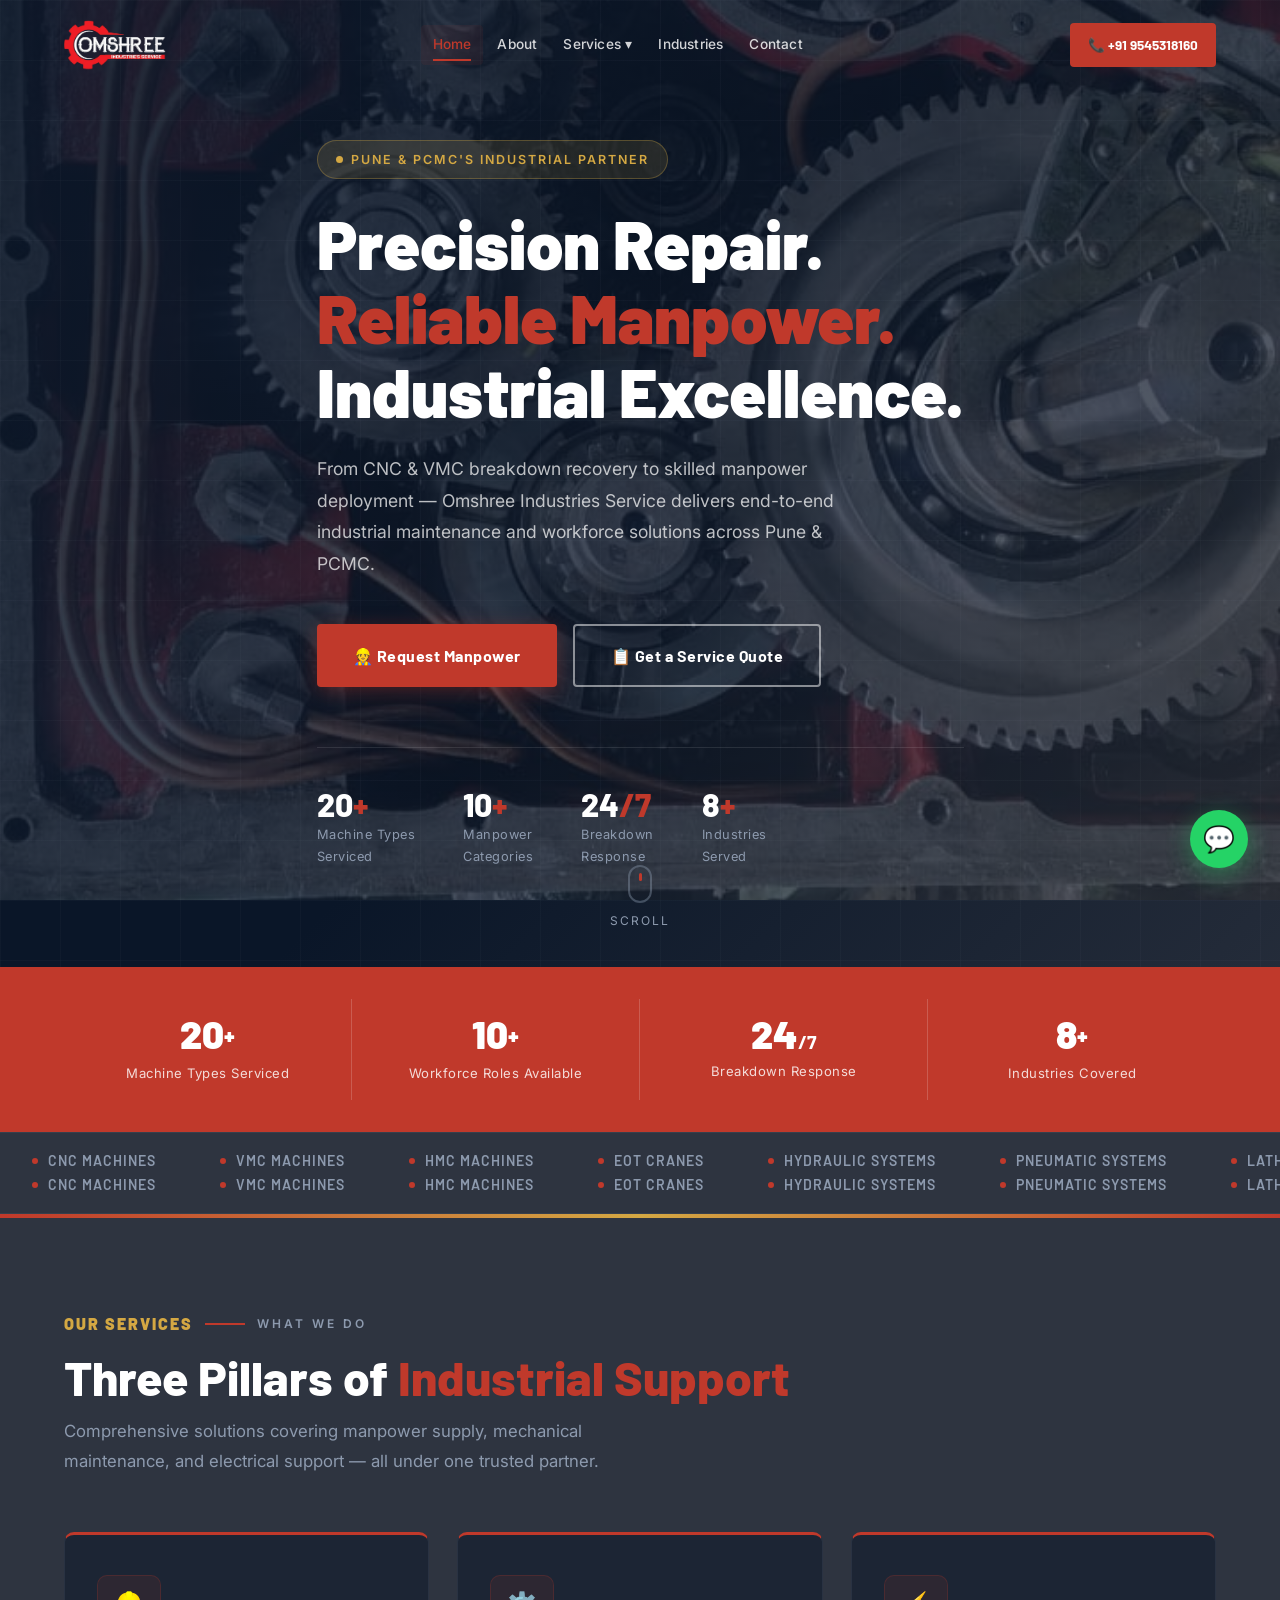
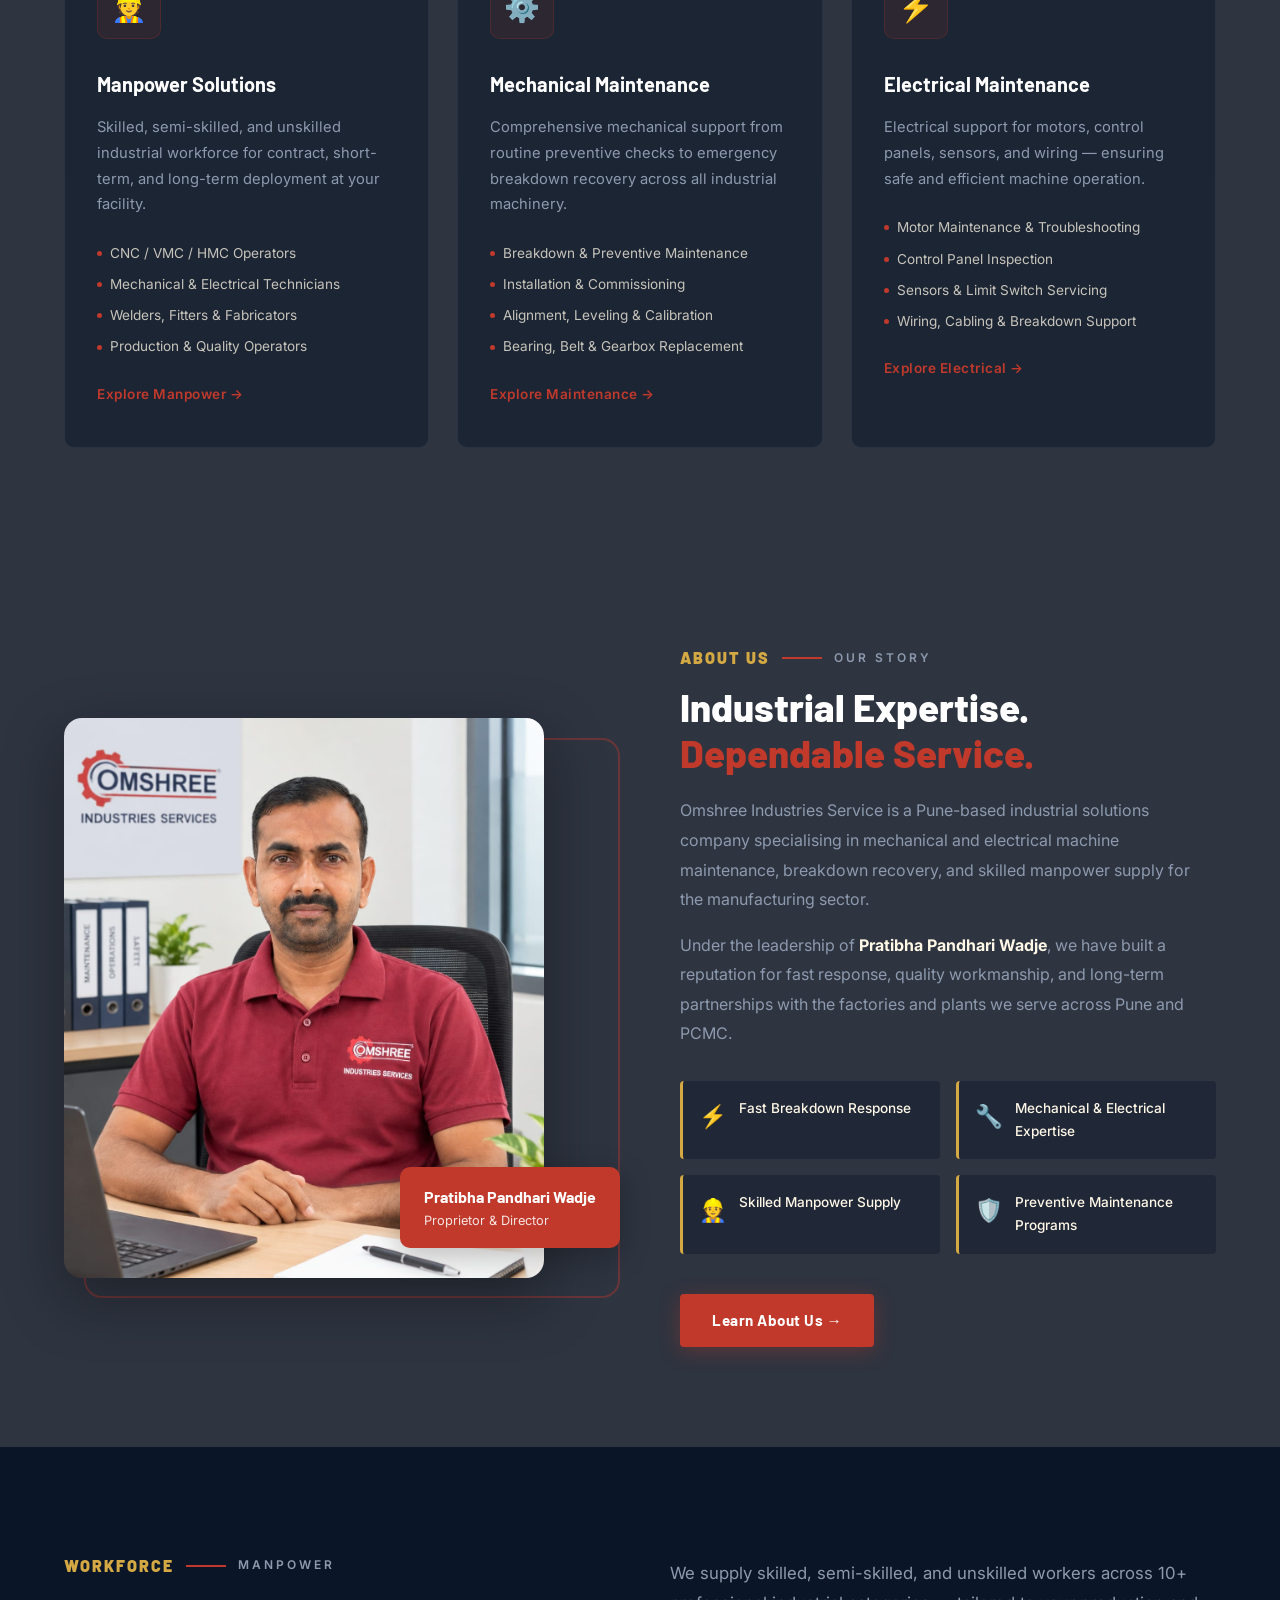
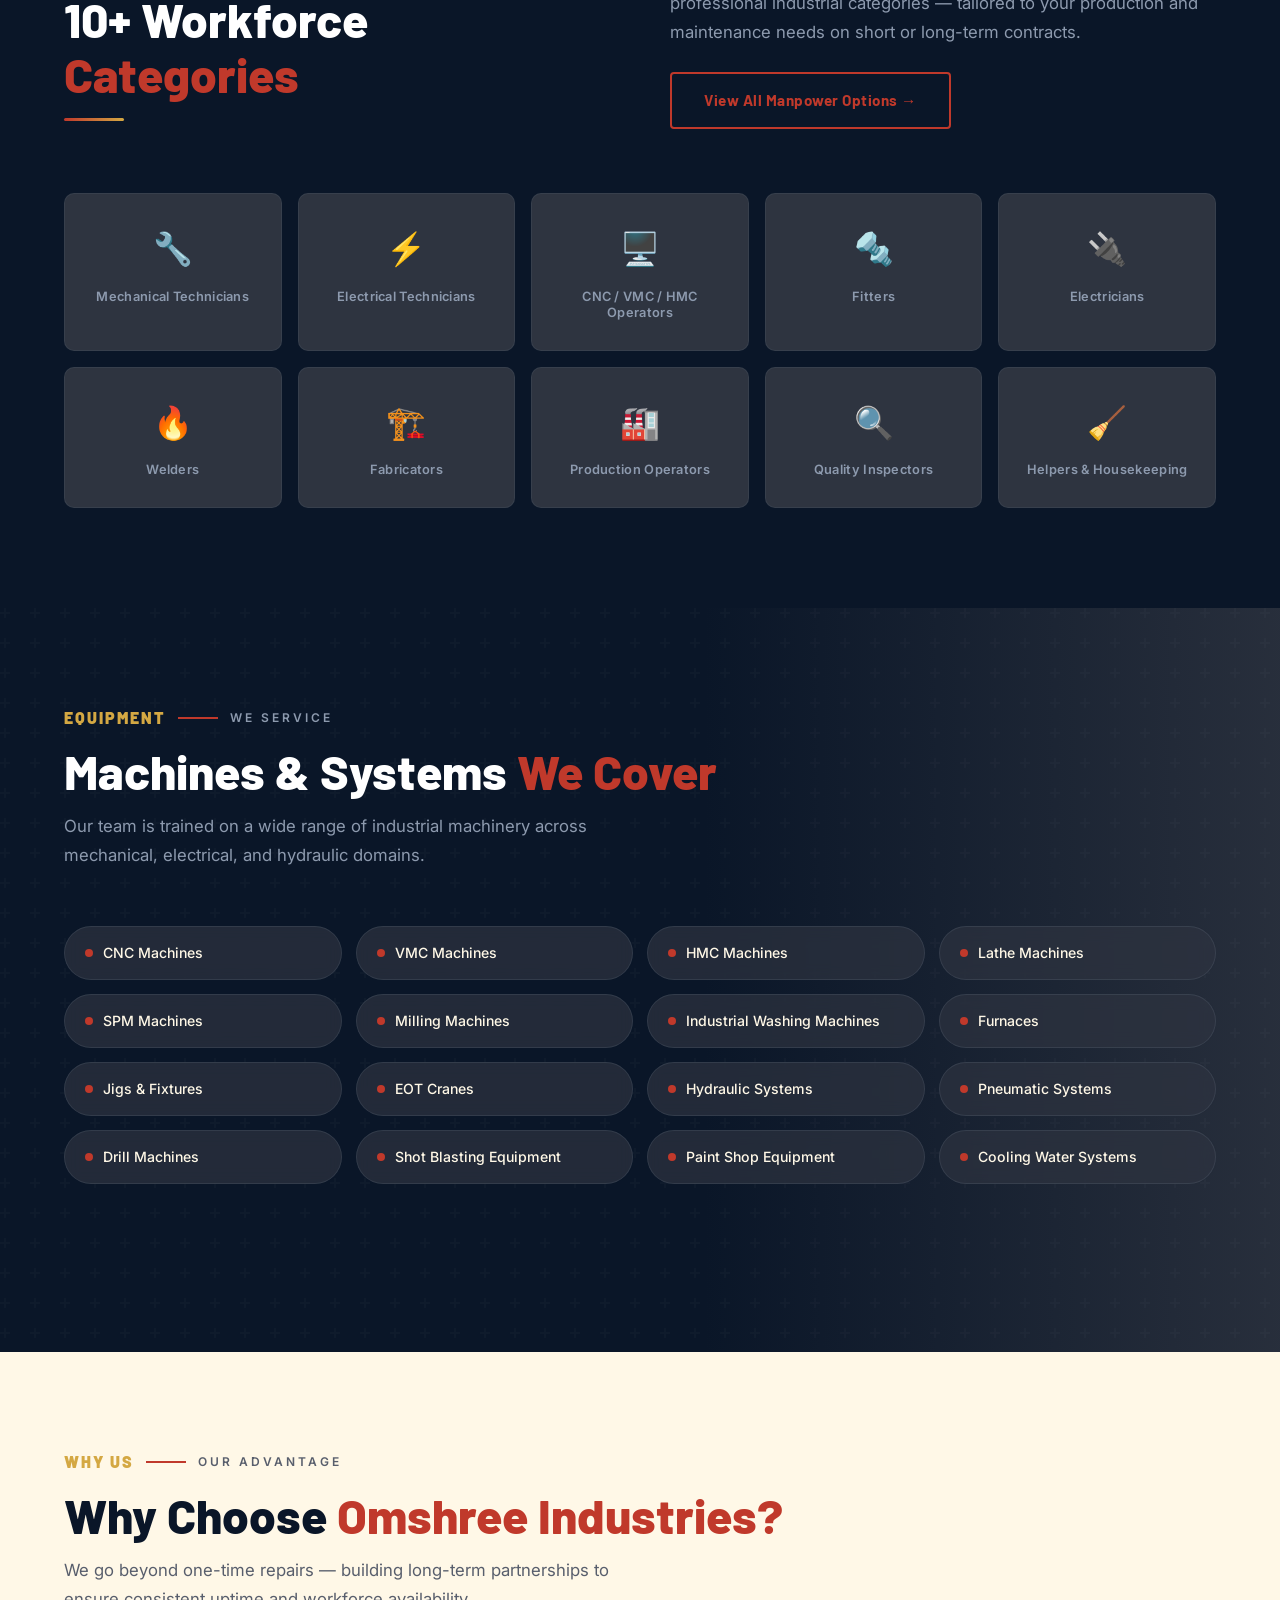
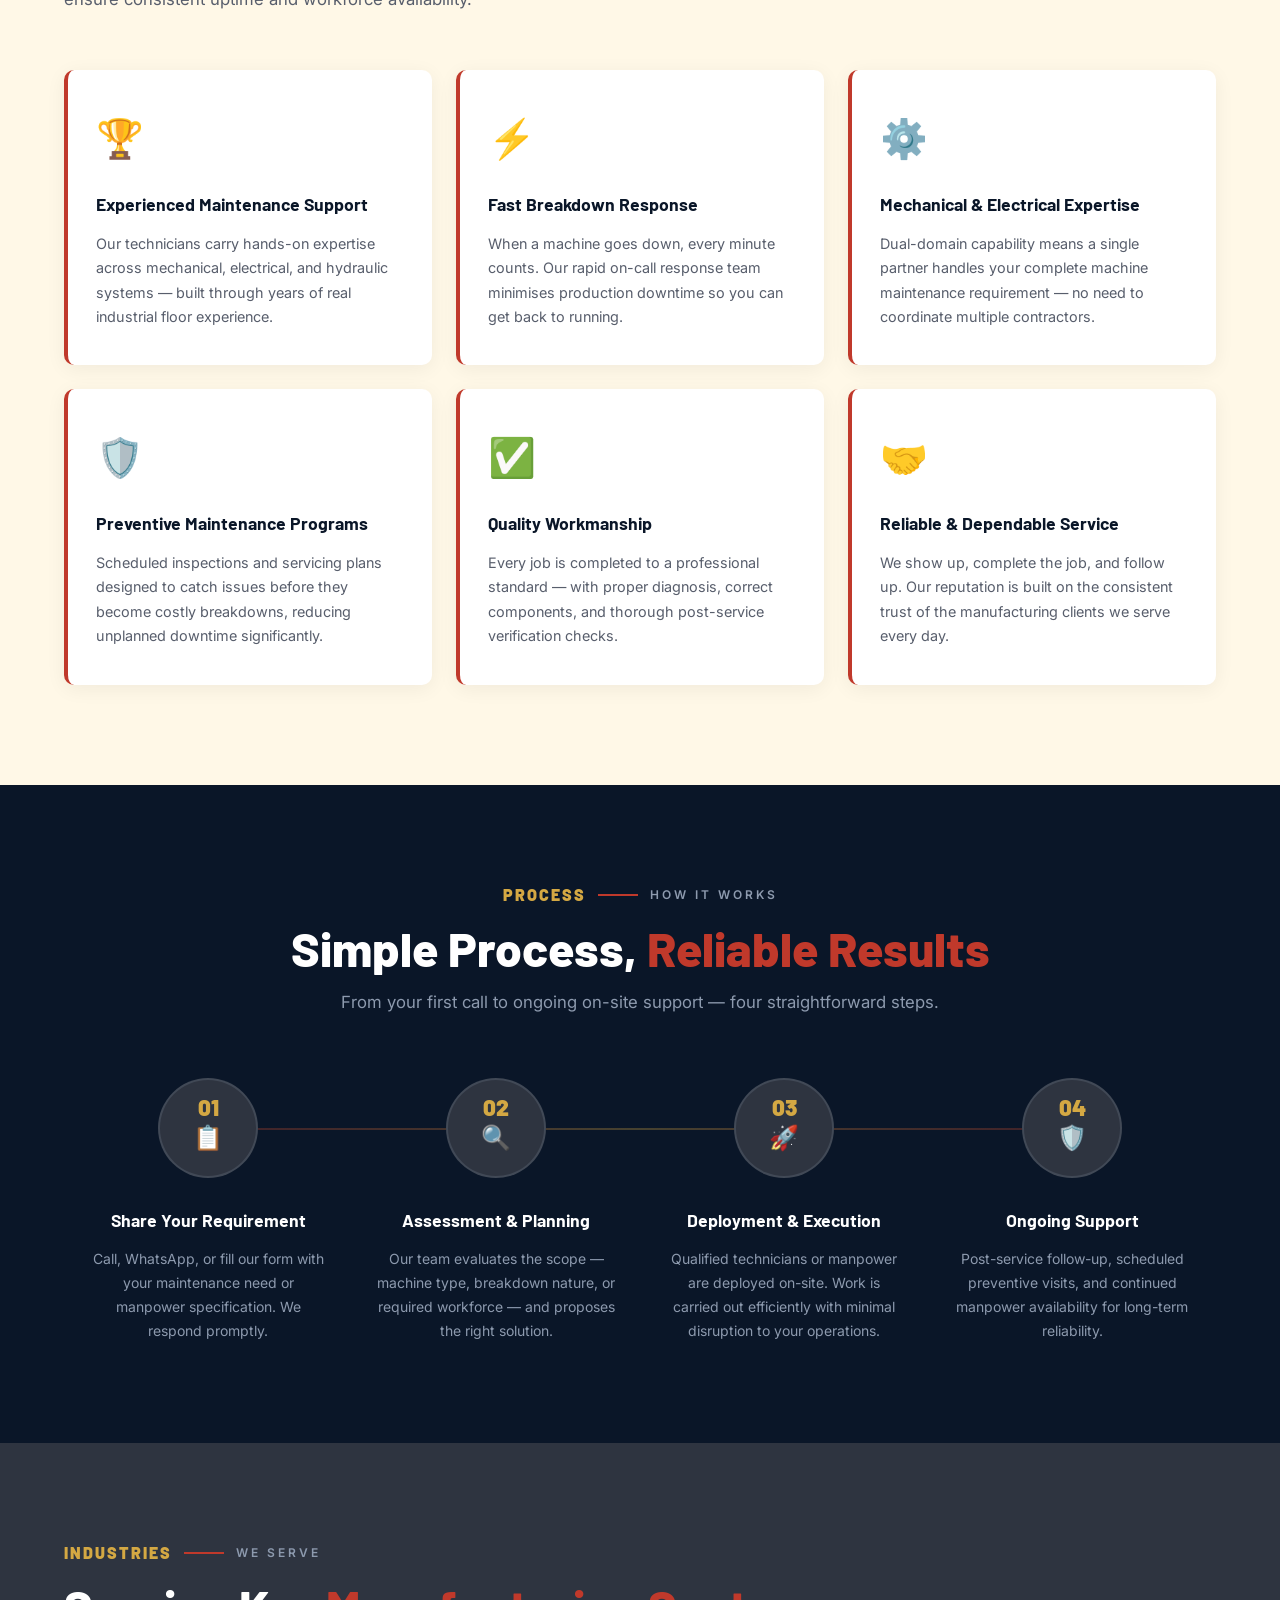
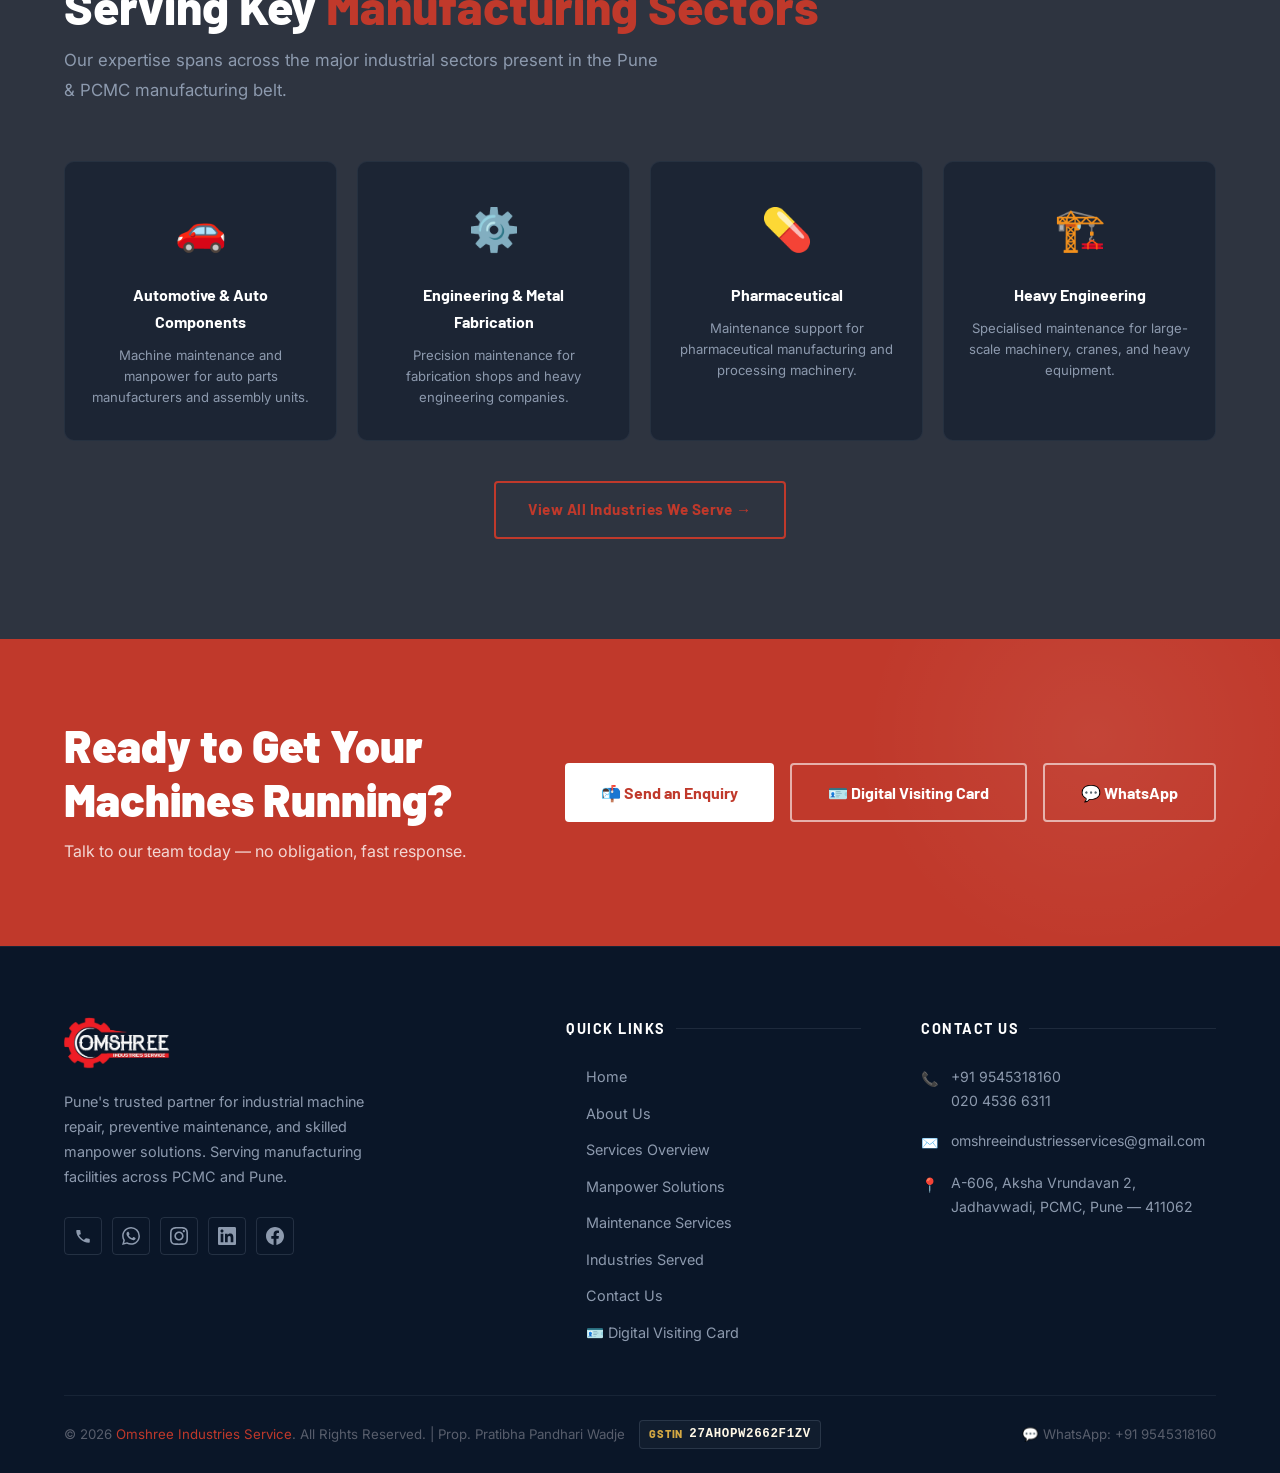
<file: index.html>
<!DOCTYPE html>
<html lang="en">
<head>
  <meta charset="UTF-8" />
  <meta name="viewport" content="width=device-width, initial-scale=1.0" />
  <title>Omshree Industries Service | Machine Repair, Maintenance & Manpower — Pune</title>
  <meta name="description" content="Omshree Industries Service — Pune's trusted partner for CNC/VMC/HMC machine repair, mechanical & electrical maintenance, and skilled industrial manpower across PCMC." />
  <meta name="keywords" content="industrial machine repair Pune, CNC VMC maintenance PCMC, industrial manpower Pune, breakdown maintenance, preventive maintenance" />
  <meta name="author" content="Omshree Industries Service" />
  <meta property="og:title" content="Omshree Industries Service | Pune" />
  <meta property="og:description" content="Expert machine maintenance and skilled manpower for manufacturing companies in Pune and PCMC." />
  <meta name="google-site-verification" content="GOOGLE_SITE_VERIFICATION_TOKEN" />
  <link rel="icon" type="image/png" href="logo.png" />
  <link rel="stylesheet" href="style.css" />

  <!-- Google tag (gtag.js) for Google Analytics -->
  <script async src="https://www.googletagmanager.com/gtag/js?id=G-XXXXXXXXXX"></script>
  <script>
    window.dataLayer = window.dataLayer || [];
    function gtag(){dataLayer.push(arguments);}
    gtag('js', new Date());
    gtag('config', 'G-XXXXXXXXXX');
  </script>

  <!-- Structured Data: LocalBusiness / IndustrialService -->
  <script type="application/ld+json">
  {
    "@context": "https://schema.org",
    "@type": "LocalBusiness",
    "name": "Omshree Industries Service",
    "image": "https://mechanical-services-website.vercel.app/logo.png",
    "telephone": "+919545318160",
    "email": "omshreeindustriesservices@gmail.com",
    "url": "https://mechanical-services-website.vercel.app/",
    "taxID": "27AHOPW2662F1ZV",
    "address": {
      "@type": "PostalAddress",
      "streetAddress": "A-606, Aksha Vrundavan Phase-II, Gat No. 117-118, Jadhavwadi",
      "addressLocality": "PCMC, Pune",
      "addressRegion": "Maharashtra",
      "postalCode": "411062",
      "addressCountry": "IN"
    },
    "geo": {
      "@type": "GeoCoordinates",
      "latitude": "18.6811",
      "longitude": "73.8447"
    },
    "openingHoursSpecification": [
      {
        "@type": "OpeningHoursSpecification",
        "dayOfWeek": ["Monday", "Tuesday", "Wednesday", "Thursday", "Friday", "Saturday"],
        "opens": "08:00",
        "closes": "20:00"
      }
    ],
    "areaServed": ["Pune", "Pimpri-Chinchwad", "Bhosari MIDC", "Chakan MIDC", "Talawade MIDC"],
    "hasOfferCatalog": {
      "@type": "OfferCatalog",
      "name": "Industrial Services",
      "itemListElement": [
        {
          "@type": "Offer",
          "itemOffered": {
            "@type": "Service",
            "name": "HMC, VMC & CNC Machine Maintenance"
          }
        },
        {
          "@type": "Offer",
          "itemOffered": {
            "@type": "Service",
            "name": "SPM & Crane Maintenance"
          }
        },
        {
          "@type": "Offer",
          "itemOffered": {
            "@type": "Service",
            "name": "Skilled Industrial Manpower Solutions"
          }
        }
      ]
    }
  }
  </script>
</head>
<body>

<a href="https://wa.me/919545318160?text=Hello%2C%20I%20need%20assistance%20with%20industrial%20maintenance%20or%20manpower." class="wa-float" target="_blank" rel="noopener noreferrer" aria-label="WhatsApp">
  <span class="wa-tooltip">Chat on WhatsApp</span>💬
</a>
<div id="nav-overlay" class="nav-overlay" style="display:none;"></div>

<!-- ═══ HEADER ═══════════════════════════════════════════════ -->
<header id="header" role="banner">
  <div class="container">
    <div class="header-inner">
      <a href="index.html" class="header-logo"><img src="logo.png" alt="Omshree Industries Service" width="170" height="50" /></a>
      <nav class="nav-links" aria-label="Main Navigation">
        <a href="index.html" class="nav-active">Home</a>
        <a href="about.html">About</a>
        <div class="nav-dropdown">
          <a href="services.html">Services ▾</a>
          <div class="dropdown-menu">
            <a href="services.html"><span class="dm-icon">⚙️</span> Services Overview</a>
            <a href="manpower.html"><span class="dm-icon">👷</span> Manpower Solutions</a>
            <a href="maintenance.html"><span class="dm-icon">🔧</span> Maintenance Services</a>
          </div>
        </div>
        <a href="industries.html">Industries</a>
        <a href="contact.html">Contact</a>
      </nav>
      <a href="tel:+919545318160" class="header-phone">📞 +91 9545318160</a>
      <button id="hamburger" class="hamburger" aria-label="Toggle Navigation">
        <span></span><span></span><span></span>
      </button>
    </div>
  </div>
</header>
<nav id="mobile-nav" class="mobile-nav">
  <a href="index.html" class="nav-active">🏠 Home</a>
  <a href="about.html">👤 About Us</a>
  <a href="services.html">⚙️ Services Overview</a>
  <a href="manpower.html">👷 Manpower Solutions</a>
  <a href="maintenance.html">🔧 Maintenance Services</a>
  <a href="industries.html">🏭 Industries Served</a>
  <a href="contact.html">📬 Contact Us</a>
  <a href="tel:+919545318160" class="mobile-cta">📞 Call: +91 9545318160</a>
</nav>

<!-- ═══ HERO ══════════════════════════════════════════════════ -->
<section id="hero" aria-labelledby="hero-title">
  <div class="hero-bg"></div>
  <div class="hero-grid-overlay"></div>
  <div class="container">
    <div class="hero-content">
      <div class="hero-badge reveal"><span class="badge-dot"></span>Pune & PCMC's Industrial Partner</div>
      <h1 class="hero-title reveal" id="hero-title">
        Precision Repair.
        <span class="line-accent">Reliable Manpower.</span>
        Industrial Excellence.
      </h1>
      <p class="hero-subtitle reveal">From CNC &amp; VMC breakdown recovery to skilled manpower deployment — Omshree Industries Service delivers end-to-end industrial maintenance and workforce solutions across Pune &amp; PCMC.</p>
      <div class="hero-cta-group reveal">
        <a href="manpower.html" class="btn btn-primary">👷 Request Manpower</a>
        <a href="contact.html" class="btn btn-outline">📋 Get a Service Quote</a>
      </div>
      <div class="hero-stats reveal">
        <div class="hero-stat"><div class="stat-value">20<span>+</span></div><div class="stat-label">Machine Types<br>Serviced</div></div>
        <div class="hero-stat"><div class="stat-value">10<span>+</span></div><div class="stat-label">Manpower<br>Categories</div></div>
        <div class="hero-stat"><div class="stat-value">24<span>/7</span></div><div class="stat-label">Breakdown<br>Response</div></div>
        <div class="hero-stat"><div class="stat-value">8<span>+</span></div><div class="stat-label">Industries<br>Served</div></div>
      </div>
    </div>
  </div>
  <div class="scroll-indicator"><div class="scroll-mouse"><div class="scroll-wheel"></div></div><span>Scroll</span></div>
</section>

<!-- ═══ STATS STRIP ═══════════════════════════════════════════ -->
<div class="stats-strip">
  <div class="container">
    <div class="stats-grid">
      <div class="stats-grid-item reveal"><div class="stat-big">20<sup>+</sup></div><div class="stat-desc">Machine Types Serviced</div></div>
      <div class="stats-grid-item reveal"><div class="stat-big">10<sup>+</sup></div><div class="stat-desc">Workforce Roles Available</div></div>
      <div class="stats-grid-item reveal"><div class="stat-big">24<sub>/7</sub></div><div class="stat-desc">Breakdown Response</div></div>
      <div class="stats-grid-item reveal"><div class="stat-big">8<sup>+</sup></div><div class="stat-desc">Industries Covered</div></div>
    </div>
  </div>
</div>

<!-- ═══ MARQUEE ═══════════════════════════════════════════════ -->
<div class="marquee-strip" aria-hidden="true">
  <div class="marquee-track">
    <div class="marquee-item"><span class="marquee-dot"></span>CNC Machines</div>
    <div class="marquee-item"><span class="marquee-dot"></span>VMC Machines</div>
    <div class="marquee-item"><span class="marquee-dot"></span>HMC Machines</div>
    <div class="marquee-item"><span class="marquee-dot"></span>EOT Cranes</div>
    <div class="marquee-item"><span class="marquee-dot"></span>Hydraulic Systems</div>
    <div class="marquee-item"><span class="marquee-dot"></span>Pneumatic Systems</div>
    <div class="marquee-item"><span class="marquee-dot"></span>Lathe Machines</div>
    <div class="marquee-item"><span class="marquee-dot"></span>Milling Machines</div>
    <div class="marquee-item"><span class="marquee-dot"></span>Furnaces</div>
    <div class="marquee-item"><span class="marquee-dot"></span>Shot Blasting</div>
    <div class="marquee-item"><span class="marquee-dot"></span>Blowers & Motors</div>
    <div class="marquee-item"><span class="marquee-dot"></span>Paint Shop Equipment</div>
    <div class="marquee-item"><span class="marquee-dot"></span>Drill Machines</div>
    <div class="marquee-item"><span class="marquee-dot"></span>SPM Machines</div>
  </div>
</div>

<!-- ═══ SERVICE OVERVIEW ══════════════════════════════════════ -->
<section id="services-overview" aria-labelledby="services-title">
  <div class="container">
    <div class="section-label reveal"><span class="step-num">Our Services</span><span class="step-divider"></span><span class="step-tag">What We Do</span></div>
    <h2 class="section-title reveal" id="services-title">Three Pillars of <span>Industrial Support</span></h2>
    <p class="section-subtitle reveal">Comprehensive solutions covering manpower supply, mechanical maintenance, and electrical support — all under one trusted partner.</p>
    <div class="services-grid stagger-parent">
      <article class="service-card reveal">
        <div class="service-icon"><span class="gear-icon">👷</span></div>
        <h3>Manpower Solutions</h3>
        <p>Skilled, semi-skilled, and unskilled industrial workforce for contract, short-term, and long-term deployment at your facility.</p>
        <ul class="service-list">
          <li>CNC / VMC / HMC Operators</li>
          <li>Mechanical &amp; Electrical Technicians</li>
          <li>Welders, Fitters &amp; Fabricators</li>
          <li>Production &amp; Quality Operators</li>
        </ul>
        <a href="manpower.html" class="service-card-link">Explore Manpower →</a>
      </article>
      <article class="service-card reveal">
        <div class="service-icon"><span class="gear-icon">⚙️</span></div>
        <h3>Mechanical Maintenance</h3>
        <p>Comprehensive mechanical support from routine preventive checks to emergency breakdown recovery across all industrial machinery.</p>
        <ul class="service-list">
          <li>Breakdown &amp; Preventive Maintenance</li>
          <li>Installation &amp; Commissioning</li>
          <li>Alignment, Leveling &amp; Calibration</li>
          <li>Bearing, Belt &amp; Gearbox Replacement</li>
        </ul>
        <a href="maintenance.html" class="service-card-link">Explore Maintenance →</a>
      </article>
      <article class="service-card reveal">
        <div class="service-icon"><span class="gear-icon">⚡</span></div>
        <h3>Electrical Maintenance</h3>
        <p>Electrical support for motors, control panels, sensors, and wiring — ensuring safe and efficient machine operation.</p>
        <ul class="service-list">
          <li>Motor Maintenance &amp; Troubleshooting</li>
          <li>Control Panel Inspection</li>
          <li>Sensors &amp; Limit Switch Servicing</li>
          <li>Wiring, Cabling &amp; Breakdown Support</li>
        </ul>
        <a href="maintenance.html#electrical" class="service-card-link">Explore Electrical →</a>
      </article>
    </div>
  </div>
</section>

<!-- ═══ ABOUT TEASER ══════════════════════════════════════════ -->
<section id="about-strip">
  <div class="container">
    <div class="about-inner">
      <div class="about-image-wrap reveal reveal-left">
        <img src="owner.jpg" alt="Pratibha Pandhari Wadje — Proprietor, Omshree Industries Service" width="480" height="560" loading="lazy" />
        <div class="about-badge"><div class="badge-name">Pratibha Pandhari Wadje</div><div class="badge-title">Proprietor &amp; Director</div></div>
      </div>
      <div class="about-text reveal reveal-right">
        <div class="section-label"><span class="step-num">About Us</span><span class="step-divider"></span><span class="step-tag">Our Story</span></div>
        <h2>Industrial Expertise.<br><span>Dependable Service.</span></h2>
        <p>Omshree Industries Service is a Pune-based industrial solutions company specialising in mechanical and electrical machine maintenance, breakdown recovery, and skilled manpower supply for the manufacturing sector.</p>
        <p>Under the leadership of <strong style="color:var(--cosmic-latte)">Pratibha Pandhari Wadje</strong>, we have built a reputation for fast response, quality workmanship, and long-term partnerships with the factories and plants we serve across Pune and PCMC.</p>
        <div class="about-highlights stagger-parent">
          <div class="highlight-item reveal"><span class="hi-icon">⚡</span><span class="hi-text">Fast Breakdown Response</span></div>
          <div class="highlight-item reveal"><span class="hi-icon">🔧</span><span class="hi-text">Mechanical &amp; Electrical Expertise</span></div>
          <div class="highlight-item reveal"><span class="hi-icon">👷</span><span class="hi-text">Skilled Manpower Supply</span></div>
          <div class="highlight-item reveal"><span class="hi-icon">🛡️</span><span class="hi-text">Preventive Maintenance Programs</span></div>
        </div>
        <a href="about.html" class="btn btn-primary" style="margin-top:8px;">Learn About Us →</a>
      </div>
    </div>
  </div>
</section>

<!-- ═══ MANPOWER CATEGORIES ════════════════════════════════════ -->
<section id="manpower" aria-labelledby="manpower-title">
  <div class="container">
    <div class="manpower-header">
      <div>
        <div class="section-label reveal"><span class="step-num">Workforce</span><span class="step-divider"></span><span class="step-tag">Manpower</span></div>
        <h2 class="section-title reveal" id="manpower-title">10+ Workforce <span>Categories</span></h2>
        <div class="section-divider reveal"></div>
      </div>
      <div>
        <p class="section-subtitle reveal">We supply skilled, semi-skilled, and unskilled workers across 10+ professional industrial categories — tailored to your production and maintenance needs on short or long-term contracts.</p>
        <a href="manpower.html" class="btn btn-red-outline reveal" style="margin-top:24px;">View All Manpower Options →</a>
      </div>
    </div>
    <div class="manpower-roles-grid stagger-parent">
      <div class="role-card reveal"><span class="role-emoji">🔧</span><span>Mechanical Technicians</span></div>
      <div class="role-card reveal"><span class="role-emoji">⚡</span><span>Electrical Technicians</span></div>
      <div class="role-card reveal"><span class="role-emoji">🖥️</span><span>CNC / VMC / HMC Operators</span></div>
      <div class="role-card reveal"><span class="role-emoji">🔩</span><span>Fitters</span></div>
      <div class="role-card reveal"><span class="role-emoji">🔌</span><span>Electricians</span></div>
      <div class="role-card reveal"><span class="role-emoji">🔥</span><span>Welders</span></div>
      <div class="role-card reveal"><span class="role-emoji">🏗️</span><span>Fabricators</span></div>
      <div class="role-card reveal"><span class="role-emoji">🏭</span><span>Production Operators</span></div>
      <div class="role-card reveal"><span class="role-emoji">🔍</span><span>Quality Inspectors</span></div>
      <div class="role-card reveal"><span class="role-emoji">🧹</span><span>Helpers &amp; Housekeeping</span></div>
    </div>
  </div>
</section>

<!-- ═══ EQUIPMENT MARQUEE ══════════════════════════════════════ -->
<section id="machines" aria-labelledby="machines-title" style="position:relative; padding:var(--section-py) 0; overflow:hidden;">
  <div class="machines-bg"></div>
  <div class="texture-overlay"></div>
  <div class="machines-content container">
    <div class="machines-header">
      <div class="section-label reveal"><span class="step-num">Equipment</span><span class="step-divider"></span><span class="step-tag">We Service</span></div>
      <h2 class="section-title reveal" id="machines-title">Machines &amp; Systems <span>We Cover</span></h2>
      <p class="section-subtitle reveal">Our team is trained on a wide range of industrial machinery across mechanical, electrical, and hydraulic domains.</p>
    </div>
    <div class="equipment-grid stagger-parent">
      <div class="equip-pill reveal"><span class="equip-dot"></span>CNC Machines</div>
      <div class="equip-pill reveal"><span class="equip-dot"></span>VMC Machines</div>
      <div class="equip-pill reveal"><span class="equip-dot"></span>HMC Machines</div>
      <div class="equip-pill reveal"><span class="equip-dot"></span>Lathe Machines</div>
      <div class="equip-pill reveal"><span class="equip-dot"></span>SPM Machines</div>
      <div class="equip-pill reveal"><span class="equip-dot"></span>Milling Machines</div>
      <div class="equip-pill reveal"><span class="equip-dot"></span>Industrial Washing Machines</div>
      <div class="equip-pill reveal"><span class="equip-dot"></span>Furnaces</div>
      <div class="equip-pill reveal"><span class="equip-dot"></span>Jigs &amp; Fixtures</div>
      <div class="equip-pill reveal"><span class="equip-dot"></span>EOT Cranes</div>
      <div class="equip-pill reveal"><span class="equip-dot"></span>Hydraulic Systems</div>
      <div class="equip-pill reveal"><span class="equip-dot"></span>Pneumatic Systems</div>
      <div class="equip-pill reveal"><span class="equip-dot"></span>Drill Machines</div>
      <div class="equip-pill reveal"><span class="equip-dot"></span>Shot Blasting Equipment</div>
      <div class="equip-pill reveal"><span class="equip-dot"></span>Paint Shop Equipment</div>
      <div class="equip-pill reveal"><span class="equip-dot"></span>Cooling Water Systems</div>
      <div class="equip-pill reveal"><span class="equip-dot"></span>Blowers &amp; Motors</div>
      <div class="equip-pill reveal"><span class="equip-dot"></span>+ More on Request</div>
    </div>
  </div>
</section>

<!-- ═══ WHY CHOOSE US ══════════════════════════════════════════ -->
<section id="why-us" aria-labelledby="why-title">
  <div class="container">
    <div class="section-label reveal"><span class="step-num">Why Us</span><span class="step-divider"></span><span class="step-tag">Our Advantage</span></div>
    <h2 class="section-title reveal" id="why-title">Why Choose <span>Omshree Industries?</span></h2>
    <p class="section-subtitle reveal">We go beyond one-time repairs — building long-term partnerships to ensure consistent uptime and workforce availability.</p>
    <div class="why-grid stagger-parent">
      <article class="why-card reveal"><span class="why-icon">🏆</span><h3>Experienced Maintenance Support</h3><p>Our technicians carry hands-on expertise across mechanical, electrical, and hydraulic systems — built through years of real industrial floor experience.</p></article>
      <article class="why-card reveal"><span class="why-icon">⚡</span><h3>Fast Breakdown Response</h3><p>When a machine goes down, every minute counts. Our rapid on-call response team minimises production downtime so you can get back to running.</p></article>
      <article class="why-card reveal"><span class="why-icon">⚙️</span><h3>Mechanical &amp; Electrical Expertise</h3><p>Dual-domain capability means a single partner handles your complete machine maintenance requirement — no need to coordinate multiple contractors.</p></article>
      <article class="why-card reveal"><span class="why-icon">🛡️</span><h3>Preventive Maintenance Programs</h3><p>Scheduled inspections and servicing plans designed to catch issues before they become costly breakdowns, reducing unplanned downtime significantly.</p></article>
      <article class="why-card reveal"><span class="why-icon">✅</span><h3>Quality Workmanship</h3><p>Every job is completed to a professional standard — with proper diagnosis, correct components, and thorough post-service verification checks.</p></article>
      <article class="why-card reveal"><span class="why-icon">🤝</span><h3>Reliable &amp; Dependable Service</h3><p>We show up, complete the job, and follow up. Our reputation is built on the consistent trust of the manufacturing clients we serve every day.</p></article>
    </div>
  </div>
</section>

<!-- ═══ HOW IT WORKS ══════════════════════════════════════════ -->
<section id="how-it-works" aria-labelledby="how-title">
  <div class="container">
    <div style="text-align:center;">
      <div class="section-label reveal" style="justify-content:center;"><span class="step-num">Process</span><span class="step-divider"></span><span class="step-tag">How It Works</span></div>
      <h2 class="section-title reveal" id="how-title" style="text-align:center;">Simple Process, <span>Reliable Results</span></h2>
      <p class="section-subtitle reveal" style="margin:12px auto 0; text-align:center;">From your first call to ongoing on-site support — four straightforward steps.</p>
    </div>
    <div class="how-grid stagger-parent">
      <div class="how-step reveal"><div class="step-bubble"><span class="step-num">01</span><span class="step-icon">📋</span></div><h3>Share Your Requirement</h3><p>Call, WhatsApp, or fill our form with your maintenance need or manpower specification. We respond promptly.</p></div>
      <div class="how-step reveal"><div class="step-bubble"><span class="step-num">02</span><span class="step-icon">🔍</span></div><h3>Assessment &amp; Planning</h3><p>Our team evaluates the scope — machine type, breakdown nature, or required workforce — and proposes the right solution.</p></div>
      <div class="how-step reveal"><div class="step-bubble"><span class="step-num">03</span><span class="step-icon">🚀</span></div><h3>Deployment &amp; Execution</h3><p>Qualified technicians or manpower are deployed on-site. Work is carried out efficiently with minimal disruption to your operations.</p></div>
      <div class="how-step reveal"><div class="step-bubble"><span class="step-num">04</span><span class="step-icon">🛡️</span></div><h3>Ongoing Support</h3><p>Post-service follow-up, scheduled preventive visits, and continued manpower availability for long-term reliability.</p></div>
    </div>
  </div>
</section>

<!-- ═══ INDUSTRIES PREVIEW ════════════════════════════════════ -->
<section class="industries-preview" aria-labelledby="ind-preview-title">
  <div class="container">
    <div class="section-label reveal"><span class="step-num">Industries</span><span class="step-divider"></span><span class="step-tag">We Serve</span></div>
    <h2 class="section-title reveal" id="ind-preview-title">Serving Key <span>Manufacturing Sectors</span></h2>
    <p class="section-subtitle reveal">Our expertise spans across the major industrial sectors present in the Pune &amp; PCMC manufacturing belt.</p>
    <div class="industries-grid stagger-parent">
      <a href="industries.html" class="industry-card reveal"><span class="industry-icon">🚗</span><h4>Automotive &amp; Auto Components</h4><p>Machine maintenance and manpower for auto parts manufacturers and assembly units.</p></a>
      <a href="industries.html" class="industry-card reveal"><span class="industry-icon">⚙️</span><h4>Engineering &amp; Metal Fabrication</h4><p>Precision maintenance for fabrication shops and heavy engineering companies.</p></a>
      <a href="industries.html" class="industry-card reveal"><span class="industry-icon">💊</span><h4>Pharmaceutical</h4><p>Maintenance support for pharmaceutical manufacturing and processing machinery.</p></a>
      <a href="industries.html" class="industry-card reveal"><span class="industry-icon">🏗️</span><h4>Heavy Engineering</h4><p>Specialised maintenance for large-scale machinery, cranes, and heavy equipment.</p></a>
    </div>
    <div style="text-align:center; margin-top:40px;">
      <a href="industries.html" class="btn btn-red-outline reveal">View All Industries We Serve →</a>
    </div>
  </div>
</section>

<!-- ═══ CONTACT CTA ════════════════════════════════════════════ -->
<section id="contact-cta">
  <div class="container">
    <div class="cta-inner">
      <div class="cta-text reveal reveal-left"><h2>Ready to Get Your<br>Machines Running?</h2><p>Talk to our team today — no obligation, fast response.</p></div>
      <div class="cta-actions reveal reveal-right">
        <a href="contact.html" class="btn-white">📬 Send an Enquiry</a>
        <a href="contact.html#digital-card" class="btn-ghost-white">🪪 Digital Visiting Card</a>
        <a href="https://wa.me/919545318160" class="btn-ghost-white" target="_blank" rel="noopener noreferrer">💬 WhatsApp</a>
      </div>
    </div>
  </div>
</section>

<!-- ═══ FOOTER ════════════════════════════════════════════════ -->
<footer id="footer" role="contentinfo">
  <div class="container">
    <div class="footer-grid">
      <div class="footer-brand">
        <img src="logo.png" alt="Omshree Industries Service" width="160" height="48" loading="lazy" />
        <p>Pune's trusted partner for industrial machine repair, preventive maintenance, and skilled manpower solutions. Serving manufacturing facilities across PCMC and Pune.</p>
        <div class="social-links">
          <a href="tel:+919545318160" class="social-btn-sm wa" title="Call"><svg viewBox="0 0 24 24"><path d="M6.6 10.8c1.4 2.8 3.8 5.1 6.6 6.6l2.2-2.2c.3-.3.7-.4 1-.2 1.1.4 2.3.6 3.6.6.6 0 1 .4 1 1V20c0 .6-.4 1-1 1C11 21 3 13 3 5c0-.6.4-1 1-1h3.5c.6 0 1 .4 1 1 0 1.3.2 2.5.6 3.6.1.3 0 .7-.2 1L6.6 10.8z"/></svg></a>
          <a href="https://wa.me/919545318160" class="social-btn-sm wa" title="WhatsApp" target="_blank" rel="noopener noreferrer"><svg viewBox="0 0 24 24"><path d="M17.472 14.382c-.297-.149-1.758-.867-2.03-.967-.273-.099-.471-.148-.67.15-.197.297-.767.966-.94 1.164-.173.199-.347.223-.644.075-.297-.15-1.255-.463-2.39-1.475-.883-.788-1.48-1.761-1.653-2.059-.173-.297-.018-.458.13-.606.134-.133.298-.347.446-.52.149-.174.198-.298.298-.497.099-.198.05-.371-.025-.52-.075-.149-.669-1.612-.916-2.207-.242-.579-.487-.5-.669-.51-.173-.008-.371-.01-.57-.01-.198 0-.52.074-.792.372-.272.297-1.04 1.016-1.04 2.479 0 1.462 1.065 2.875 1.213 3.074.149.198 2.096 3.2 5.077 4.487.709.306 1.262.489 1.694.625.712.227 1.36.195 1.871.118.571-.085 1.758-.719 2.006-1.413.248-.694.248-1.289.173-1.413-.074-.124-.272-.198-.57-.347m-5.421 7.403h-.004a9.87 9.87 0 01-5.031-1.378l-.361-.214-3.741.982.998-3.648-.235-.374a9.86 9.86 0 01-1.51-5.26c.001-5.45 4.436-9.884 9.888-9.884 2.64 0 5.122 1.03 6.988 2.898a9.825 9.825 0 012.893 6.994c-.003 5.45-4.437 9.884-9.885 9.884m8.413-18.297A11.815 11.815 0 0012.05 0C5.495 0 .16 5.335.157 11.892c0 2.096.547 4.142 1.588 5.945L.057 24l6.305-1.654a11.882 11.882 0 005.683 1.448h.005c6.554 0 11.89-5.335 11.893-11.893a11.821 11.821 0 00-3.48-8.413z"/></svg></a>
          <a href="https://www.instagram.com/omshree_industries_service/" class="social-btn-sm ig" title="Instagram" target="_blank" rel="noopener noreferrer"><svg viewBox="0 0 24 24"><path d="M12 2.163c3.204 0 3.584.012 4.85.07 3.252.148 4.771 1.691 4.919 4.919.058 1.265.069 1.645.069 4.849 0 3.205-.012 3.584-.069 4.849-.149 3.225-1.664 4.771-4.919 4.919-1.266.058-1.644.07-4.85.07-3.204 0-3.584-.012-4.849-.07-3.26-.149-4.771-1.699-4.919-4.92-.058-1.265-.07-1.644-.07-4.849 0-3.204.013-3.583.07-4.849.149-3.227 1.664-4.771 4.919-4.919 1.266-.057 1.645-.069 4.849-.069zm0-2.163c-3.259 0-3.667.014-4.947.072-4.358.2-6.78 2.618-6.98 6.98-.059 1.281-.073 1.689-.073 4.948 0 3.259.014 3.668.072 4.948.2 4.358 2.618 6.78 6.98 6.98 1.281.058 1.689.072 4.948.072 3.259 0 3.668-.014 4.948-.072 4.354-.2 6.782-2.618 6.979-6.98.059-1.28.073-1.689.073-4.948 0-3.259-.014-3.667-.072-4.947-.196-4.354-2.617-6.78-6.979-6.98-1.281-.059-1.69-.073-4.949-.073zm0 5.838c-3.403 0-6.162 2.759-6.162 6.162s2.759 6.163 6.162 6.163 6.162-2.759 6.162-6.163c0-3.403-2.759-6.162-6.162-6.162zm0 10.162c-2.209 0-4-1.79-4-4 0-2.209 1.791-4 4-4s4 1.791 4 4c0 2.21-1.791 4-4 4zm6.406-11.845c-.796 0-1.441.645-1.441 1.44s.645 1.44 1.441 1.44c.795 0 1.439-.645 1.439-1.44s-.644-1.44-1.439-1.44z"/></svg></a>
          <a href="https://www.linkedin.com/in/pratibha-wadje-585568360/?isSelfProfile=true" class="social-btn-sm li" title="LinkedIn" target="_blank" rel="noopener noreferrer"><svg viewBox="0 0 24 24"><path d="M20.447 20.452h-3.554v-5.569c0-1.328-.027-3.037-1.852-3.037-1.853 0-2.136 1.445-2.136 2.939v5.667H9.351V9h3.414v1.561h.046c.477-.9 1.637-1.85 3.37-1.85 3.601 0 4.267 2.37 4.267 5.455v6.286zM5.337 7.433c-1.144 0-2.063-.926-2.063-2.065 0-1.138.92-2.063 2.063-2.063 1.14 0 2.064.925 2.064 2.063 0 1.139-.925 2.065-2.064 2.065zm1.782 13.019H3.555V9h3.564v11.452zM22.225 0H1.771C.792 0 0 .774 0 1.729v20.542C0 23.227.792 24 1.771 24h20.451C23.2 24 24 23.227 24 22.271V1.729C24 .774 23.2 0 22.222 0h.003z"/></svg></a>
          <a href="https://www.facebook.com/profile.php?id=61595515780382" class="social-btn-sm fb" title="Facebook" target="_blank" rel="noopener noreferrer"><svg viewBox="0 0 24 24"><path d="M24 12.073c0-6.627-5.373-12-12-12s-12 5.373-12 12c0 5.99 4.388 10.954 10.125 11.854v-8.385H7.078v-3.47h3.047V9.43c0-3.007 1.792-4.669 4.533-4.669 1.312 0 2.686.235 2.686.235v2.953H15.83c-1.491 0-1.956.925-1.956 1.874v2.25h3.328l-.532 3.47h-2.796v8.385C19.612 23.027 24 18.062 24 12.073z"/></svg></a>
        </div>
      </div>
      <nav class="footer-col" aria-label="Footer Navigation">
        <h4>Quick Links</h4>
        <ul class="footer-links">
          <li><a href="index.html">Home</a></li>
          <li><a href="about.html">About Us</a></li>
          <li><a href="services.html">Services Overview</a></li>
          <li><a href="manpower.html">Manpower Solutions</a></li>
          <li><a href="maintenance.html">Maintenance Services</a></li>
          <li><a href="industries.html">Industries Served</a></li>
          <li><a href="contact.html">Contact Us</a></li>
          <li><a href="contact.html#digital-card">🪪 Digital Visiting Card</a></li>
        </ul>
      </nav>
      <address class="footer-col" style="font-style:normal;" aria-label="Contact">
        <h4>Contact Us</h4>
        <div class="footer-contact-items">
          <div class="footer-contact-item"><span class="fci-icon">📞</span><div><a href="tel:+919545318160">+91 9545318160</a><br><a href="tel:02045366311">020 4536 6311</a></div></div>
          <div class="footer-contact-item"><span class="fci-icon">✉️</span><div><a href="mailto:omshreeindustriesservices@gmail.com">omshreeindustriesservices@gmail.com</a></div></div>
          <div class="footer-contact-item"><span class="fci-icon">📍</span><div>A-606, Aksha Vrundavan 2, Jadhavwadi, PCMC, Pune — 411062</div></div>
        </div>
      </address>
    </div>
    <div class="footer-bottom">
      <div class="footer-bottom-info">
        <p>© 2026 <span>Omshree Industries Service</span>. All Rights Reserved. | Prop. Pratibha Pandhari Wadje</p>
        <span class="footer-gst-tag" title="Verified GSTIN Registration"><span class="gst-label">GSTIN</span><span class="gst-val">27AHOPW2662F1ZV</span></span>
      </div>
      <a href="https://wa.me/919545318160" target="_blank" rel="noopener noreferrer" style="font-size:0.83rem;color:var(--davys-grey);display:flex;align-items:center;gap:8px;">💬 WhatsApp: +91 9545318160</a>
    </div>
  </div>
</footer>
<script src="script.js" defer></script>
</body>
</html>
</file>
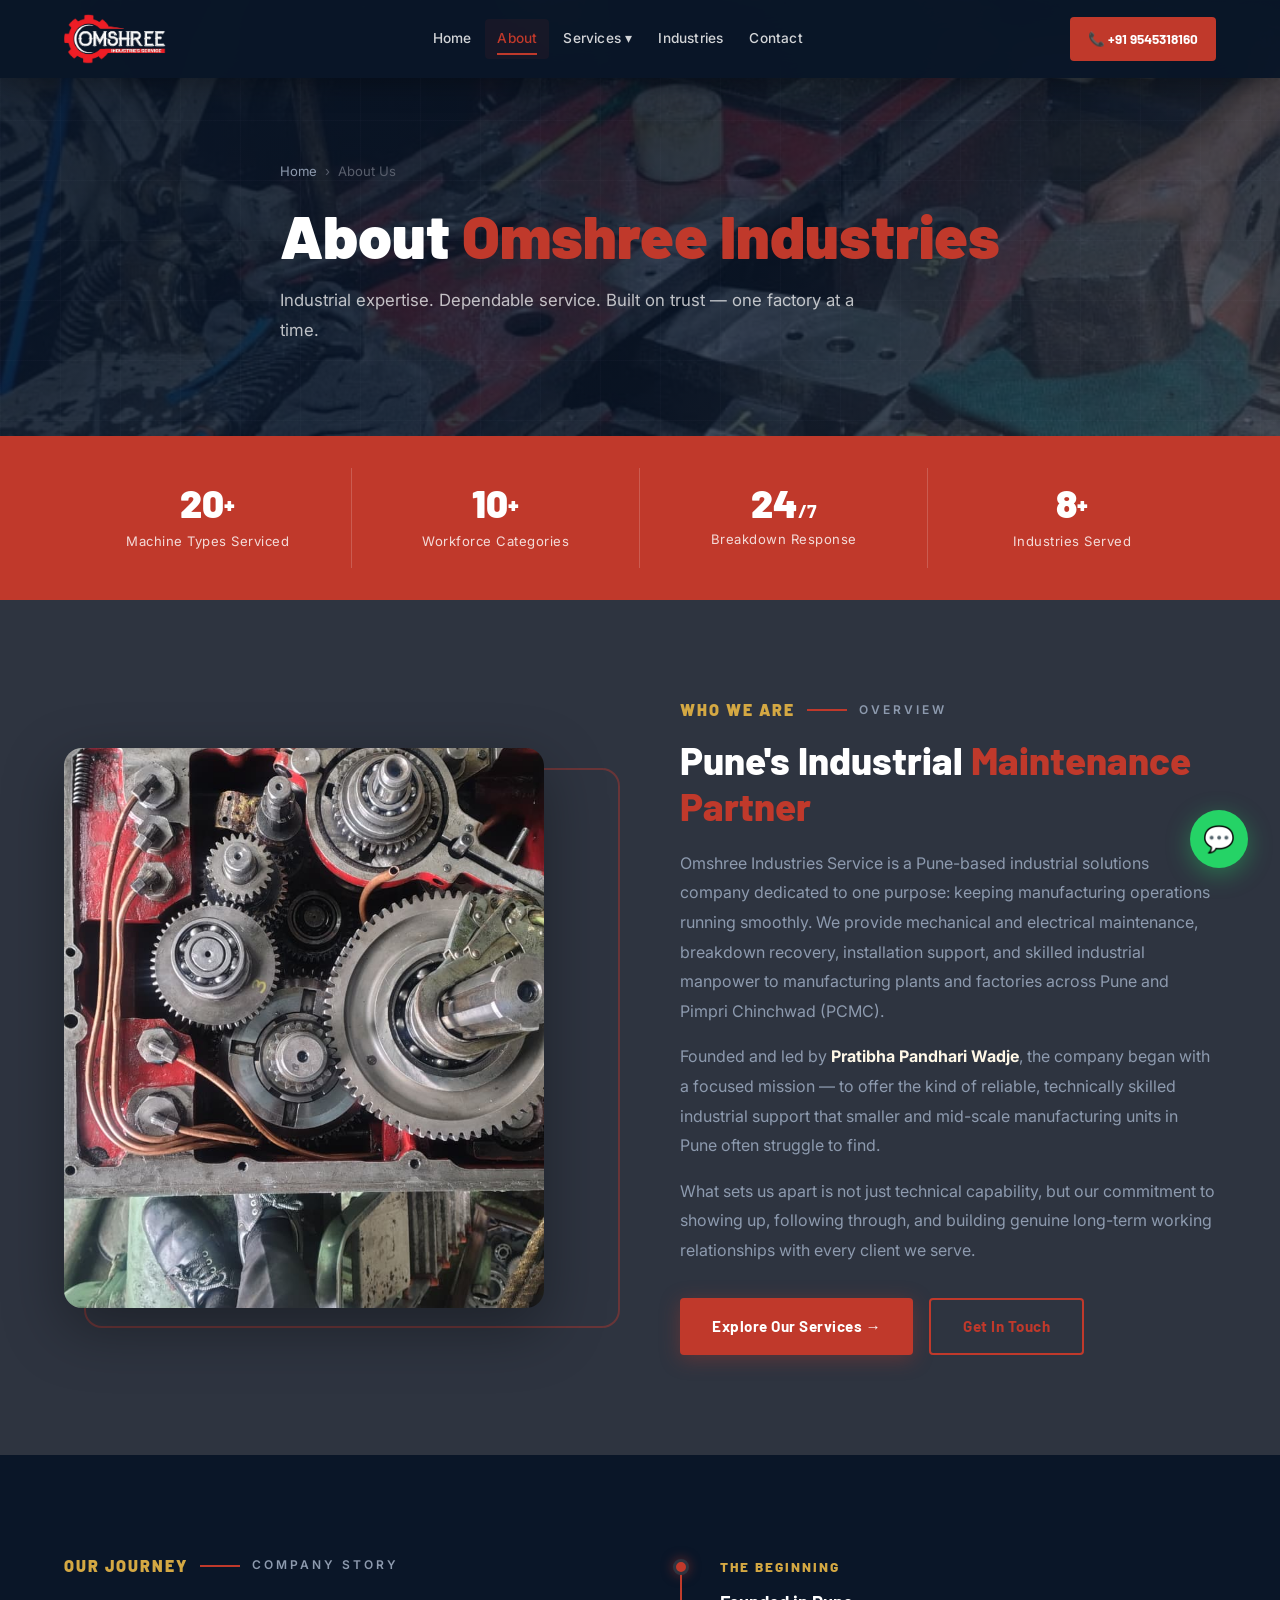
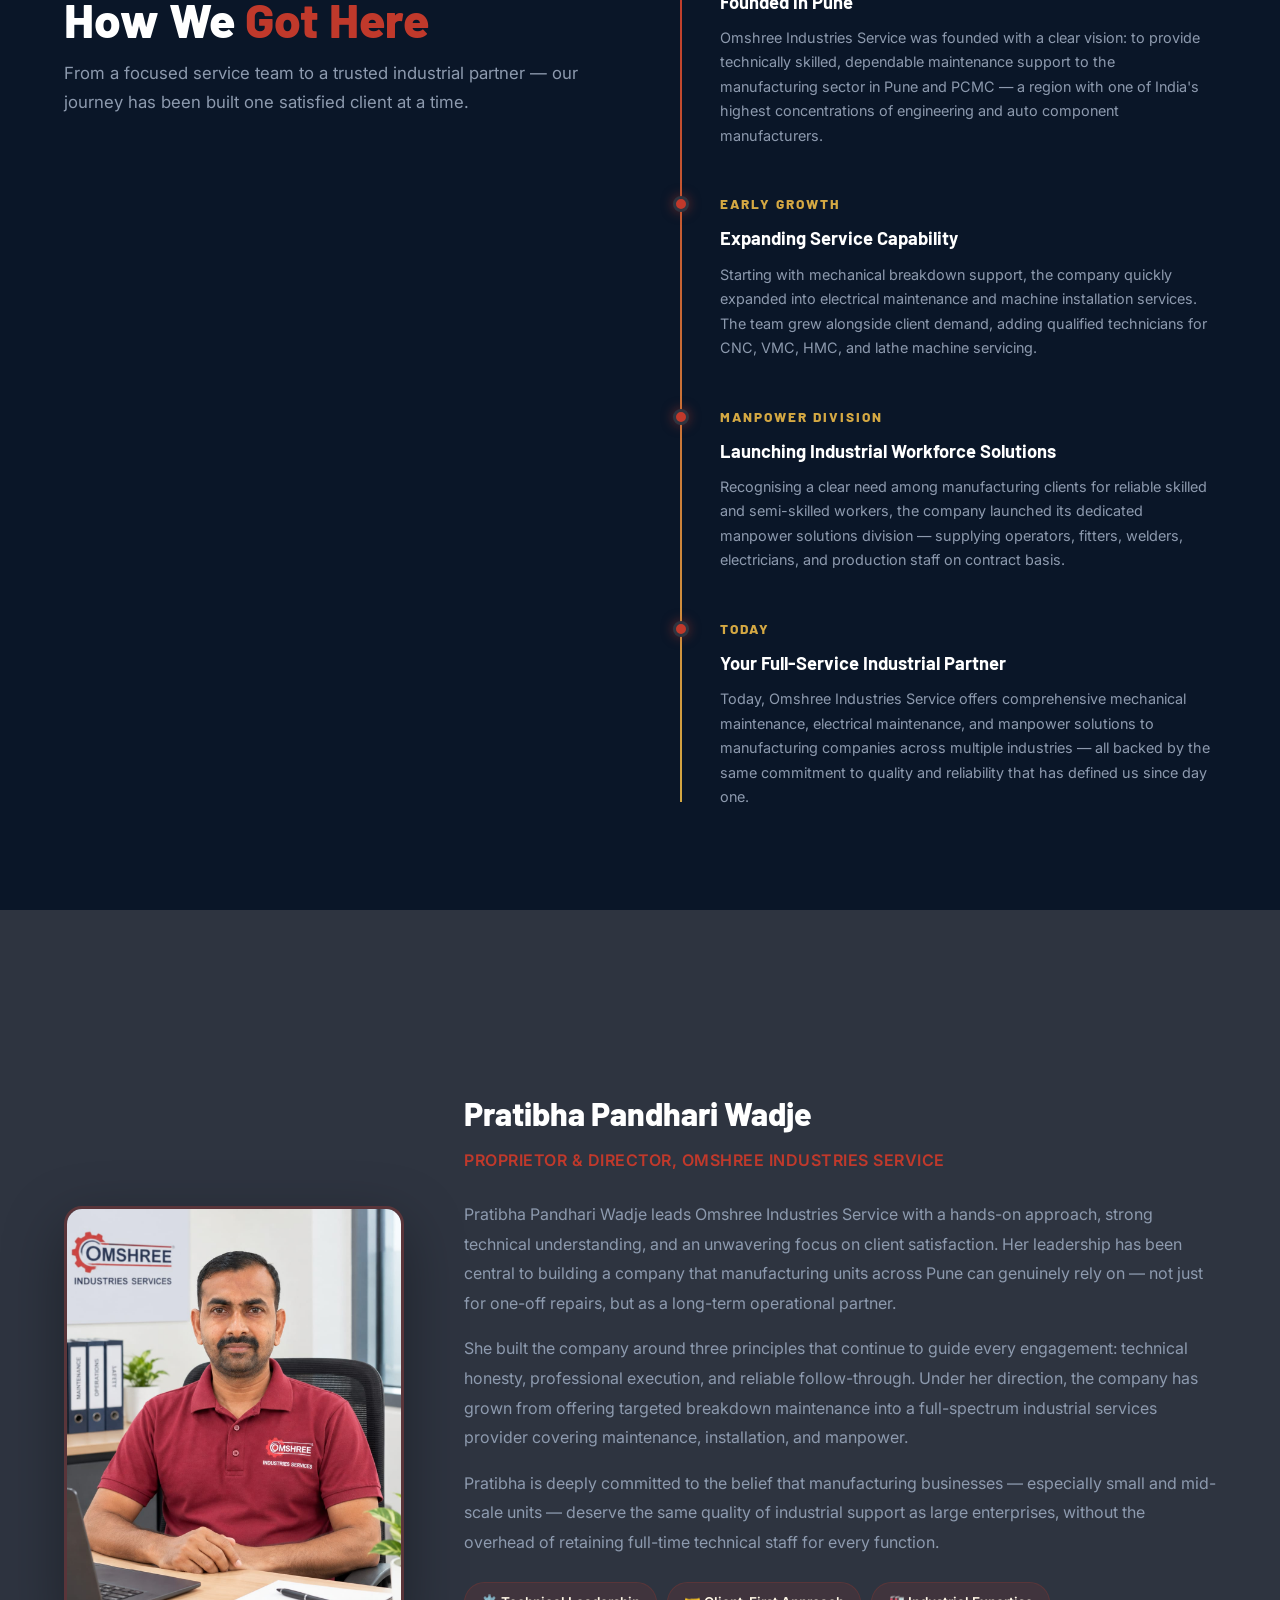
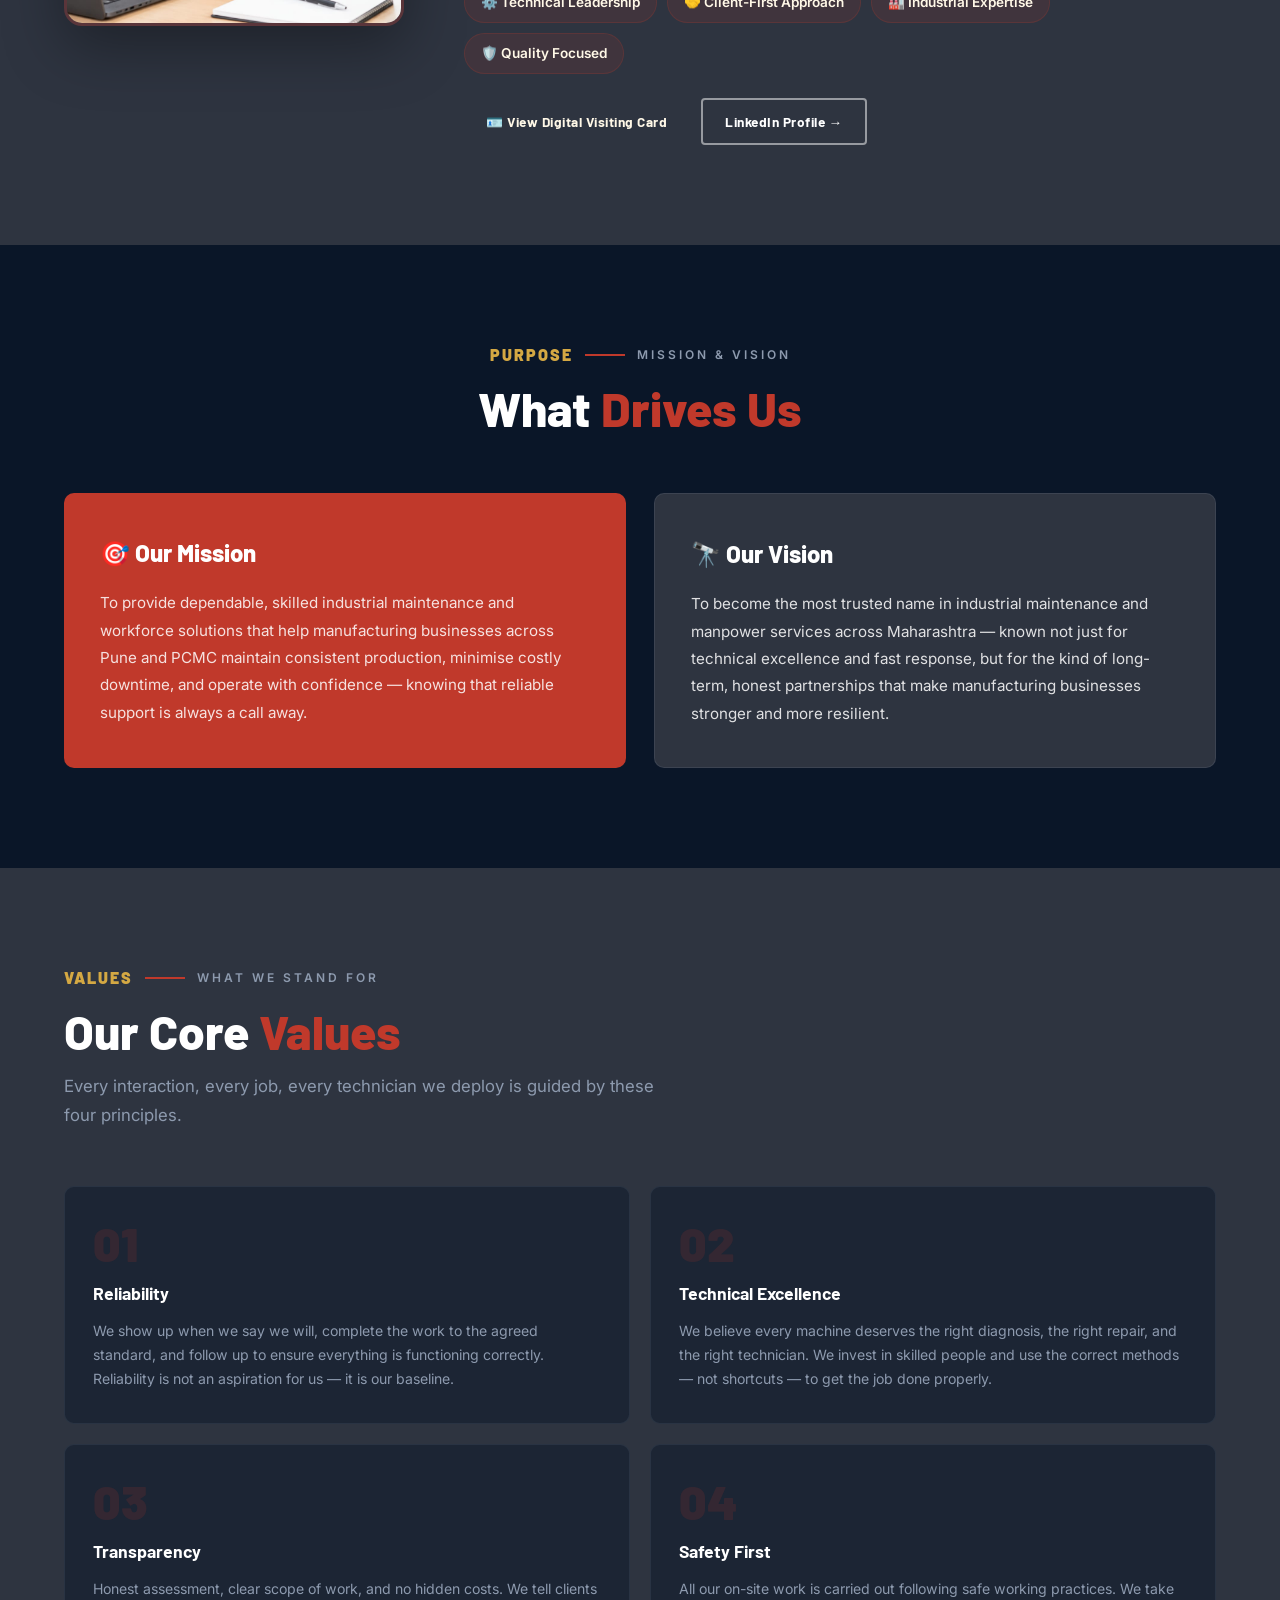
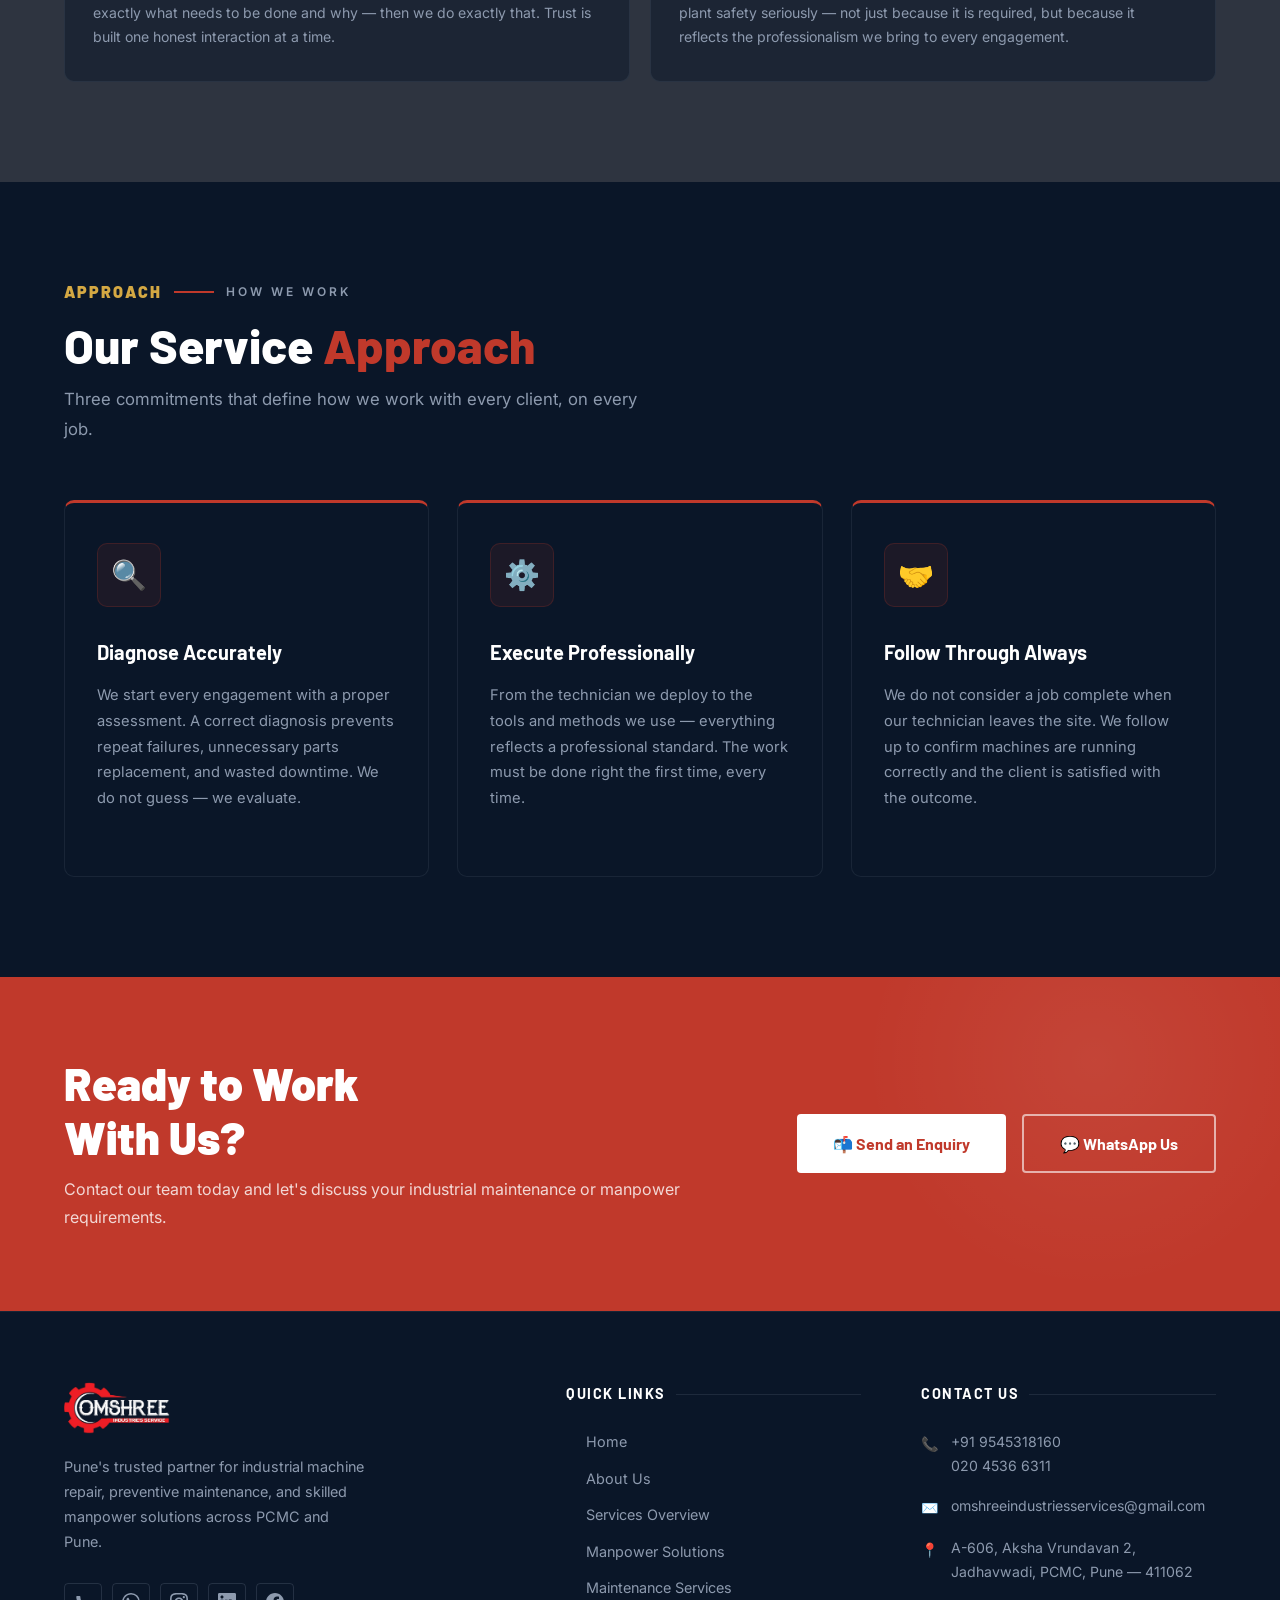
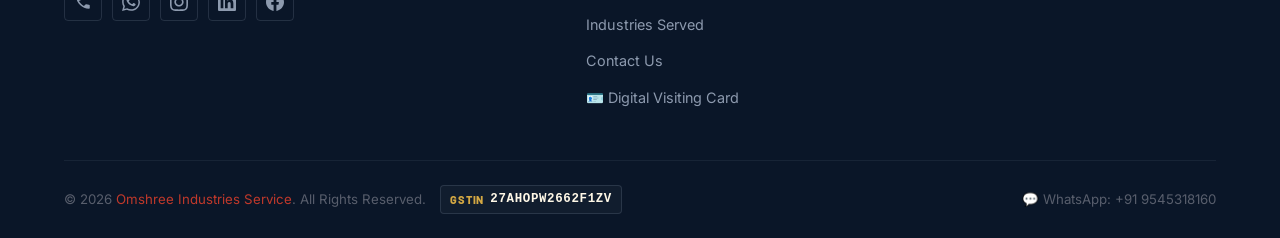
<file: about.html>
<!DOCTYPE html>
<html lang="en">
<head>
  <meta charset="UTF-8" />
  <meta name="viewport" content="width=device-width, initial-scale=1.0" />
  <title>About Us | Omshree Industries Service — Pune</title>
  <meta name="description" content="Learn about Omshree Industries Service — our company story, leadership, mission, values, and commitment to industrial maintenance and manpower excellence in Pune." />
  <link rel="icon" type="image/png" href="logo.png" />
  <link rel="stylesheet" href="style.css" />

  <!-- Google tag (gtag.js) for Google Analytics -->
  <script async src="https://www.googletagmanager.com/gtag/js?id=G-XXXXXXXXXX"></script>
  <script>
    window.dataLayer = window.dataLayer || [];
    function gtag(){dataLayer.push(arguments);}
    gtag('js', new Date());
    gtag('config', 'G-XXXXXXXXXX');
  </script>
</head>
<body>
<a href="https://wa.me/919545318160" class="wa-float" target="_blank" rel="noopener noreferrer" aria-label="WhatsApp"><span class="wa-tooltip">Chat on WhatsApp</span>💬</a>
<div id="nav-overlay" class="nav-overlay" style="display:none;"></div>

<header id="header" role="banner">
  <div class="container">
    <div class="header-inner">
      <a href="index.html" class="header-logo"><img src="logo.png" alt="Omshree Industries Service" width="170" height="50" /></a>
      <nav class="nav-links">
        <a href="index.html">Home</a>
        <a href="about.html" class="nav-active">About</a>
        <div class="nav-dropdown">
          <a href="services.html">Services ▾</a>
          <div class="dropdown-menu">
            <a href="services.html"><span class="dm-icon">⚙️</span> Services Overview</a>
            <a href="manpower.html"><span class="dm-icon">👷</span> Manpower Solutions</a>
            <a href="maintenance.html"><span class="dm-icon">🔧</span> Maintenance Services</a>
          </div>
        </div>
        <a href="industries.html">Industries</a>
        <a href="contact.html">Contact</a>
      </nav>
      <a href="tel:+919545318160" class="header-phone">📞 +91 9545318160</a>
      <button id="hamburger" class="hamburger" aria-label="Toggle Navigation"><span></span><span></span><span></span></button>
    </div>
  </div>
</header>
<nav id="mobile-nav" class="mobile-nav">
  <a href="index.html">🏠 Home</a>
  <a href="about.html" class="nav-active">👤 About Us</a>
  <a href="services.html">⚙️ Services Overview</a>
  <a href="manpower.html">👷 Manpower Solutions</a>
  <a href="maintenance.html">🔧 Maintenance Services</a>
  <a href="industries.html">🏭 Industries Served</a>
  <a href="contact.html">📬 Contact Us</a>
  <a href="tel:+919545318160" class="mobile-cta">📞 Call: +91 9545318160</a>
</nav>

<!-- ═══ PAGE HERO ══════════════════════════════════════════════ -->
<section class="page-hero" aria-labelledby="about-page-title">
  <div class="page-hero-bg" style="background-image: url('machines4.jpg');"></div>
  <div class="page-hero-grid"></div>
  <div class="container">
    <div class="page-hero-content">
      <nav class="breadcrumb" aria-label="Breadcrumb"><a href="index.html">Home</a><span class="bc-sep">›</span><span>About Us</span></nav>
      <h1 class="page-hero-title reveal" id="about-page-title">About <span>Omshree Industries</span></h1>
      <p class="page-hero-subtitle reveal">Industrial expertise. Dependable service. Built on trust — one factory at a time.</p>
    </div>
  </div>
</section>

<!-- ═══ STATS STRIP ═══════════════════════════════════════════ -->
<div class="stats-strip">
  <div class="container">
    <div class="stats-grid">
      <div class="stats-grid-item reveal"><div class="stat-big">20<sup>+</sup></div><div class="stat-desc">Machine Types Serviced</div></div>
      <div class="stats-grid-item reveal"><div class="stat-big">10<sup>+</sup></div><div class="stat-desc">Workforce Categories</div></div>
      <div class="stats-grid-item reveal"><div class="stat-big">24<sub>/7</sub></div><div class="stat-desc">Breakdown Response</div></div>
      <div class="stats-grid-item reveal"><div class="stat-big">8<sup>+</sup></div><div class="stat-desc">Industries Served</div></div>
    </div>
  </div>
</div>

<!-- ═══ COMPANY OVERVIEW ═══════════════════════════════════════ -->
<section style="background:var(--charcoal); padding:var(--section-py) 0;" aria-labelledby="story-title">
  <div class="container">
    <div class="about-inner">
      <div class="about-image-wrap reveal reveal-left">
        <img src="machines1.jpg" alt="Industrial gearbox maintenance — Omshree Industries Service" style="object-position:center;" width="480" height="560" loading="lazy" />
      </div>
      <div class="about-text reveal reveal-right">
        <div class="section-label"><span class="step-num">Who We Are</span><span class="step-divider"></span><span class="step-tag">Overview</span></div>
        <h2 id="story-title">Pune's Industrial <span>Maintenance Partner</span></h2>
        <p>Omshree Industries Service is a Pune-based industrial solutions company dedicated to one purpose: keeping manufacturing operations running smoothly. We provide mechanical and electrical maintenance, breakdown recovery, installation support, and skilled industrial manpower to manufacturing plants and factories across Pune and Pimpri Chinchwad (PCMC).</p>
        <p>Founded and led by <strong style="color:var(--cosmic-latte)">Pratibha Pandhari Wadje</strong>, the company began with a focused mission — to offer the kind of reliable, technically skilled industrial support that smaller and mid-scale manufacturing units in Pune often struggle to find.</p>
        <p>What sets us apart is not just technical capability, but our commitment to showing up, following through, and building genuine long-term working relationships with every client we serve.</p>
        <div style="display:flex; gap:16px; margin-top:32px; flex-wrap:wrap;">
          <a href="services.html" class="btn btn-primary">Explore Our Services →</a>
          <a href="contact.html" class="btn btn-red-outline">Get In Touch</a>
        </div>
      </div>
    </div>
  </div>
</section>

<!-- ═══ COMPANY STORY TIMELINE ════════════════════════════════ -->
<section style="background:var(--oxford-blue); padding:var(--section-py) 0;" aria-labelledby="timeline-title">
  <div class="container">
    <div class="two-col-layout">
      <div>
        <div class="section-label reveal"><span class="step-num">Our Journey</span><span class="step-divider"></span><span class="step-tag">Company Story</span></div>
        <h2 class="section-title reveal" id="timeline-title">How We <span>Got Here</span></h2>
        <p class="section-subtitle reveal" style="margin-bottom:0;">From a focused service team to a trusted industrial partner — our journey has been built one satisfied client at a time.</p>
      </div>
      <div class="timeline reveal">
        <div class="timeline-item">
          <div class="timeline-dot"></div>
          <div class="timeline-year">THE BEGINNING</div>
          <h4>Founded in Pune</h4>
          <p>Omshree Industries Service was founded with a clear vision: to provide technically skilled, dependable maintenance support to the manufacturing sector in Pune and PCMC — a region with one of India's highest concentrations of engineering and auto component manufacturers.</p>
        </div>
        <div class="timeline-item">
          <div class="timeline-dot"></div>
          <div class="timeline-year">EARLY GROWTH</div>
          <h4>Expanding Service Capability</h4>
          <p>Starting with mechanical breakdown support, the company quickly expanded into electrical maintenance and machine installation services. The team grew alongside client demand, adding qualified technicians for CNC, VMC, HMC, and lathe machine servicing.</p>
        </div>
        <div class="timeline-item">
          <div class="timeline-dot"></div>
          <div class="timeline-year">MANPOWER DIVISION</div>
          <h4>Launching Industrial Workforce Solutions</h4>
          <p>Recognising a clear need among manufacturing clients for reliable skilled and semi-skilled workers, the company launched its dedicated manpower solutions division — supplying operators, fitters, welders, electricians, and production staff on contract basis.</p>
        </div>
        <div class="timeline-item">
          <div class="timeline-dot"></div>
          <div class="timeline-year">TODAY</div>
          <h4>Your Full-Service Industrial Partner</h4>
          <p>Today, Omshree Industries Service offers comprehensive mechanical maintenance, electrical maintenance, and manpower solutions to manufacturing companies across multiple industries — all backed by the same commitment to quality and reliability that has defined us since day one.</p>
        </div>
      </div>
    </div>
  </div>
</section>

<!-- ═══ OWNER PROFILE ══════════════════════════════════════════ -->
<section style="background:var(--charcoal); padding:var(--section-py) 0;" aria-labelledby="owner-title">
  <div class="container">
    <div class="section-label reveal" style="justify-content:center; margin-bottom:56px;"><span class="step-num">Leadership</span><span class="step-divider"></span><span class="step-tag">Our Proprietor</span></div>
    <div class="owner-section reveal">
      <div class="owner-img-wrap">
        <img src="owner.jpg" alt="Pratibha Pandhari Wadje — Proprietor, Omshree Industries Service" width="340" height="420" loading="lazy" />
      </div>
      <div class="owner-bio">
        <h3 id="owner-title">Pratibha Pandhari Wadje</h3>
        <p class="owner-title">Proprietor &amp; Director, Omshree Industries Service</p>
        <p>Pratibha Pandhari Wadje leads Omshree Industries Service with a hands-on approach, strong technical understanding, and an unwavering focus on client satisfaction. Her leadership has been central to building a company that manufacturing units across Pune can genuinely rely on — not just for one-off repairs, but as a long-term operational partner.</p>
        <p>She built the company around three principles that continue to guide every engagement: technical honesty, professional execution, and reliable follow-through. Under her direction, the company has grown from offering targeted breakdown maintenance into a full-spectrum industrial services provider covering maintenance, installation, and manpower.</p>
        <p>Pratibha is deeply committed to the belief that manufacturing businesses — especially small and mid-scale units — deserve the same quality of industrial support as large enterprises, without the overhead of retaining full-time technical staff for every function.</p>
        <div class="owner-traits">
          <span class="owner-trait">⚙️ Technical Leadership</span>
          <span class="owner-trait">🤝 Client-First Approach</span>
          <span class="owner-trait">🏭 Industrial Expertise</span>
          <span class="owner-trait">🛡️ Quality Focused</span>
        </div>
        <div style="margin-top:24px; display:flex; flex-wrap:wrap; gap:12px; align-items:center;">
          <a href="contact.html#digital-card" class="btn btn-red" style="font-size:0.85rem; padding:10px 22px;">🪪 View Digital Visiting Card</a>
          <a href="https://www.linkedin.com/in/pratibha-wadje-585568360/?isSelfProfile=true" target="_blank" rel="noopener noreferrer" class="btn btn-outline" style="font-size:0.85rem; padding:10px 22px;">LinkedIn Profile →</a>
        </div>
      </div>
    </div>
  </div>
</section>

<!-- ═══ MISSION & VISION ═══════════════════════════════════════ -->
<section style="background:var(--oxford-blue); padding:var(--section-py) 0;" aria-labelledby="mv-title">
  <div class="container">
    <div class="section-label reveal" style="justify-content:center;"><span class="step-num">Purpose</span><span class="step-divider"></span><span class="step-tag">Mission & Vision</span></div>
    <h2 class="section-title reveal" id="mv-title" style="text-align:center;">What <span>Drives Us</span></h2>
    <div class="mv-grid" style="margin-top:56px;">
      <div class="mv-card mission reveal reveal-left">
        <h3>🎯 Our Mission</h3>
        <p>To provide dependable, skilled industrial maintenance and workforce solutions that help manufacturing businesses across Pune and PCMC maintain consistent production, minimise costly downtime, and operate with confidence — knowing that reliable support is always a call away.</p>
      </div>
      <div class="mv-card vision reveal reveal-right">
        <h3>🔭 Our Vision</h3>
        <p>To become the most trusted name in industrial maintenance and manpower services across Maharashtra — known not just for technical excellence and fast response, but for the kind of long-term, honest partnerships that make manufacturing businesses stronger and more resilient.</p>
      </div>
    </div>
  </div>
</section>

<!-- ═══ CORE VALUES ════════════════════════════════════════════ -->
<section style="background:var(--charcoal); padding:var(--section-py) 0;" aria-labelledby="values-title">
  <div class="container">
    <div class="section-label reveal"><span class="step-num">Values</span><span class="step-divider"></span><span class="step-tag">What We Stand For</span></div>
    <h2 class="section-title reveal" id="values-title">Our Core <span>Values</span></h2>
    <p class="section-subtitle reveal">Every interaction, every job, every technician we deploy is guided by these four principles.</p>
    <div class="value-cards stagger-parent" style="margin-top:56px;">
      <div class="value-card reveal"><div class="value-num">01</div><h4>Reliability</h4><p>We show up when we say we will, complete the work to the agreed standard, and follow up to ensure everything is functioning correctly. Reliability is not an aspiration for us — it is our baseline.</p></div>
      <div class="value-card reveal"><div class="value-num">02</div><h4>Technical Excellence</h4><p>We believe every machine deserves the right diagnosis, the right repair, and the right technician. We invest in skilled people and use the correct methods — not shortcuts — to get the job done properly.</p></div>
      <div class="value-card reveal"><div class="value-num">03</div><h4>Transparency</h4><p>Honest assessment, clear scope of work, and no hidden costs. We tell clients exactly what needs to be done and why — then we do exactly that. Trust is built one honest interaction at a time.</p></div>
      <div class="value-card reveal"><div class="value-num">04</div><h4>Safety First</h4><p>All our on-site work is carried out following safe working practices. We take plant safety seriously — not just because it is required, but because it reflects the professionalism we bring to every engagement.</p></div>
    </div>
  </div>
</section>

<!-- ═══ OUR APPROACH ═══════════════════════════════════════════ -->
<section style="background:var(--oxford-blue); padding:var(--section-py) 0;" aria-labelledby="approach-title">
  <div class="container">
    <div class="section-label reveal"><span class="step-num">Approach</span><span class="step-divider"></span><span class="step-tag">How We Work</span></div>
    <h2 class="section-title reveal" id="approach-title">Our Service <span>Approach</span></h2>
    <p class="section-subtitle reveal">Three commitments that define how we work with every client, on every job.</p>
    <div class="services-grid stagger-parent" style="margin-top:56px;">
      <div class="service-card reveal">
        <div class="service-icon"><span class="gear-icon">🔍</span></div>
        <h3>Diagnose Accurately</h3>
        <p>We start every engagement with a proper assessment. A correct diagnosis prevents repeat failures, unnecessary parts replacement, and wasted downtime. We do not guess — we evaluate.</p>
      </div>
      <div class="service-card reveal">
        <div class="service-icon"><span class="gear-icon">⚙️</span></div>
        <h3>Execute Professionally</h3>
        <p>From the technician we deploy to the tools and methods we use — everything reflects a professional standard. The work must be done right the first time, every time.</p>
      </div>
      <div class="service-card reveal">
        <div class="service-icon"><span class="gear-icon">🤝</span></div>
        <h3>Follow Through Always</h3>
        <p>We do not consider a job complete when our technician leaves the site. We follow up to confirm machines are running correctly and the client is satisfied with the outcome.</p>
      </div>
    </div>
  </div>
</section>

<!-- ═══ CTA ════════════════════════════════════════════════════ -->
<section id="contact-cta">
  <div class="container">
    <div class="cta-inner">
      <div class="cta-text reveal reveal-left"><h2>Ready to Work<br>With Us?</h2><p>Contact our team today and let's discuss your industrial maintenance or manpower requirements.</p></div>
      <div class="cta-actions reveal reveal-right">
        <a href="contact.html" class="btn-white">📬 Send an Enquiry</a>
        <a href="https://wa.me/919545318160" class="btn-ghost-white" target="_blank" rel="noopener noreferrer">💬 WhatsApp Us</a>
      </div>
    </div>
  </div>
</section>

<footer id="footer" role="contentinfo">
  <div class="container">
    <div class="footer-grid">
      <div class="footer-brand"><img src="logo.png" alt="Omshree Industries Service" width="160" height="48" loading="lazy" /><p>Pune's trusted partner for industrial machine repair, preventive maintenance, and skilled manpower solutions across PCMC and Pune.</p><div class="social-links">
        <a href="tel:+919545318160" class="social-btn-sm wa" title="Call"><svg viewBox="0 0 24 24"><path d="M6.6 10.8c1.4 2.8 3.8 5.1 6.6 6.6l2.2-2.2c.3-.3.7-.4 1-.2 1.1.4 2.3.6 3.6.6.6 0 1 .4 1 1V20c0 .6-.4 1-1 1C11 21 3 13 3 5c0-.6.4-1 1-1h3.5c.6 0 1 .4 1 1 0 1.3.2 2.5.6 3.6.1.3 0 .7-.2 1L6.6 10.8z"/></svg></a>
        <a href="https://wa.me/919545318160" class="social-btn-sm wa" title="WhatsApp" target="_blank" rel="noopener noreferrer"><svg viewBox="0 0 24 24"><path d="M17.472 14.382c-.297-.149-1.758-.867-2.03-.967-.273-.099-.471-.148-.67.15-.197.297-.767.966-.94 1.164-.173.199-.347.223-.644.075-.297-.15-1.255-.463-2.39-1.475-.883-.788-1.48-1.761-1.653-2.059-.173-.297-.018-.458.13-.606.134-.133.298-.347.446-.52.149-.174.198-.298.298-.497.099-.198.05-.371-.025-.52-.075-.149-.669-1.612-.916-2.207-.242-.579-.487-.5-.669-.51-.173-.008-.371-.01-.57-.01-.198 0-.52.074-.792.372-.272.297-1.04 1.016-1.04 2.479 0 1.462 1.065 2.875 1.213 3.074.149.198 2.096 3.2 5.077 4.487.709.306 1.262.489 1.694.625.712.227 1.36.195 1.871.118.571-.085 1.758-.719 2.006-1.413.248-.694.248-1.289.173-1.413-.074-.124-.272-.198-.57-.347m-5.421 7.403h-.004a9.87 9.87 0 01-5.031-1.378l-.361-.214-3.741.982.998-3.648-.235-.374a9.86 9.86 0 01-1.51-5.26c.001-5.45 4.436-9.884 9.888-9.884 2.64 0 5.122 1.03 6.988 2.898a9.825 9.825 0 012.893 6.994c-.003 5.45-4.437 9.884-9.885 9.884m8.413-18.297A11.815 11.815 0 0012.05 0C5.495 0 .16 5.335.157 11.892c0 2.096.547 4.142 1.588 5.945L.057 24l6.305-1.654a11.882 11.882 0 005.683 1.448h.005c6.554 0 11.89-5.335 11.893-11.893a11.821 11.821 0 00-3.48-8.413z"/></svg></a>
        <a href="https://www.instagram.com/omshree_industries_service/" class="social-btn-sm ig" title="Instagram" target="_blank" rel="noopener noreferrer"><svg viewBox="0 0 24 24"><path d="M12 2.163c3.204 0 3.584.012 4.85.07 3.252.148 4.771 1.691 4.919 4.919.058 1.265.069 1.645.069 4.849 0 3.205-.012 3.584-.069 4.849-.149 3.225-1.664 4.771-4.919 4.919-1.266.058-1.644.07-4.85.07-3.204 0-3.584-.012-4.849-.07-3.26-.149-4.771-1.699-4.919-4.92-.058-1.265-.07-1.644-.07-4.849 0-3.204.013-3.583.07-4.849.149-3.227 1.664-4.771 4.919-4.919 1.266-.057 1.645-.069 4.849-.069zm0-2.163c-3.259 0-3.667.014-4.947.072-4.358.2-6.78 2.618-6.98 6.98-.059 1.281-.073 1.689-.073 4.948 0 3.259.014 3.668.072 4.948.2 4.358 2.618 6.78 6.98 6.98 1.281.058 1.689.072 4.948.072 3.259 0 3.668-.014 4.948-.072 4.354-.2 6.782-2.618 6.979-6.98.059-1.28.073-1.689.073-4.948 0-3.259-.014-3.667-.072-4.947-.196-4.354-2.617-6.78-6.979-6.98-1.281-.059-1.69-.073-4.949-.073zm0 5.838c-3.403 0-6.162 2.759-6.162 6.162s2.759 6.163 6.162 6.163 6.162-2.759 6.162-6.163c0-3.403-2.759-6.162-6.162-6.162zm0 10.162c-2.209 0-4-1.79-4-4 0-2.209 1.791-4 4-4s4 1.791 4 4c0 2.21-1.791 4-4 4zm6.406-11.845c-.796 0-1.441.645-1.441 1.44s.645 1.44 1.441 1.44c.795 0 1.439-.645 1.439-1.44s-.644-1.44-1.439-1.44z"/></svg></a>
        <a href="https://www.linkedin.com/in/pratibha-wadje-585568360/?isSelfProfile=true" class="social-btn-sm li" title="LinkedIn" target="_blank" rel="noopener noreferrer"><svg viewBox="0 0 24 24"><path d="M20.447 20.452h-3.554v-5.569c0-1.328-.027-3.037-1.852-3.037-1.853 0-2.136 1.445-2.136 2.939v5.667H9.351V9h3.414v1.561h.046c.477-.9 1.637-1.85 3.37-1.85 3.601 0 4.267 2.37 4.267 5.455v6.286zM5.337 7.433c-1.144 0-2.063-.926-2.063-2.065 0-1.138.92-2.063 2.063-2.063 1.14 0 2.064.925 2.064 2.063 0 1.139-.925 2.065-2.064 2.065zm1.782 13.019H3.555V9h3.564v11.452zM22.225 0H1.771C.792 0 0 .774 0 1.729v20.542C0 23.227.792 24 1.771 24h20.451C23.2 24 24 23.227 24 22.271V1.729C24 .774 23.2 0 22.222 0h.003z"/></svg></a>
        <a href="https://www.facebook.com/profile.php?id=61595515780382" class="social-btn-sm fb" title="Facebook" target="_blank" rel="noopener noreferrer"><svg viewBox="0 0 24 24"><path d="M24 12.073c0-6.627-5.373-12-12-12s-12 5.373-12 12c0 5.99 4.388 10.954 10.125 11.854v-8.385H7.078v-3.47h3.047V9.43c0-3.007 1.792-4.669 4.533-4.669 1.312 0 2.686.235 2.686.235v2.953H15.83c-1.491 0-1.956.925-1.956 1.874v2.25h3.328l-.532 3.47h-2.796v8.385C19.612 23.027 24 18.062 24 12.073z"/></svg></a>
      </div></div>
      <nav class="footer-col"><h4>Quick Links</h4><ul class="footer-links"><li><a href="index.html">Home</a></li><li><a href="about.html">About Us</a></li><li><a href="services.html">Services Overview</a></li><li><a href="manpower.html">Manpower Solutions</a></li><li><a href="maintenance.html">Maintenance Services</a></li><li><a href="industries.html">Industries Served</a></li><li><a href="contact.html">Contact Us</a></li><li><a href="contact.html#digital-card">🪪 Digital Visiting Card</a></li></ul></nav>
      <address class="footer-col" style="font-style:normal;"><h4>Contact Us</h4><div class="footer-contact-items"><div class="footer-contact-item"><span class="fci-icon">📞</span><div><a href="tel:+919545318160">+91 9545318160</a><br><a href="tel:02045366311">020 4536 6311</a></div></div><div class="footer-contact-item"><span class="fci-icon">✉️</span><div><a href="mailto:omshreeindustriesservices@gmail.com">omshreeindustriesservices@gmail.com</a></div></div><div class="footer-contact-item"><span class="fci-icon">📍</span><div>A-606, Aksha Vrundavan 2, Jadhavwadi, PCMC, Pune — 411062</div></div></div></address>
    </div>
    <div class="footer-bottom">
      <div class="footer-bottom-info">
        <p>© 2026 <span>Omshree Industries Service</span>. All Rights Reserved.</p>
        <span class="footer-gst-tag" title="Verified GSTIN Registration"><span class="gst-label">GSTIN</span><span class="gst-val">27AHOPW2662F1ZV</span></span>
      </div>
      <a href="https://wa.me/919545318160" target="_blank" rel="noopener noreferrer" style="font-size:0.83rem;color:var(--davys-grey);display:flex;align-items:center;gap:8px;">💬 WhatsApp: +91 9545318160</a>
    </div>
  </div>
</footer>
<script src="script.js" defer></script>
</body>
</html>
</file>
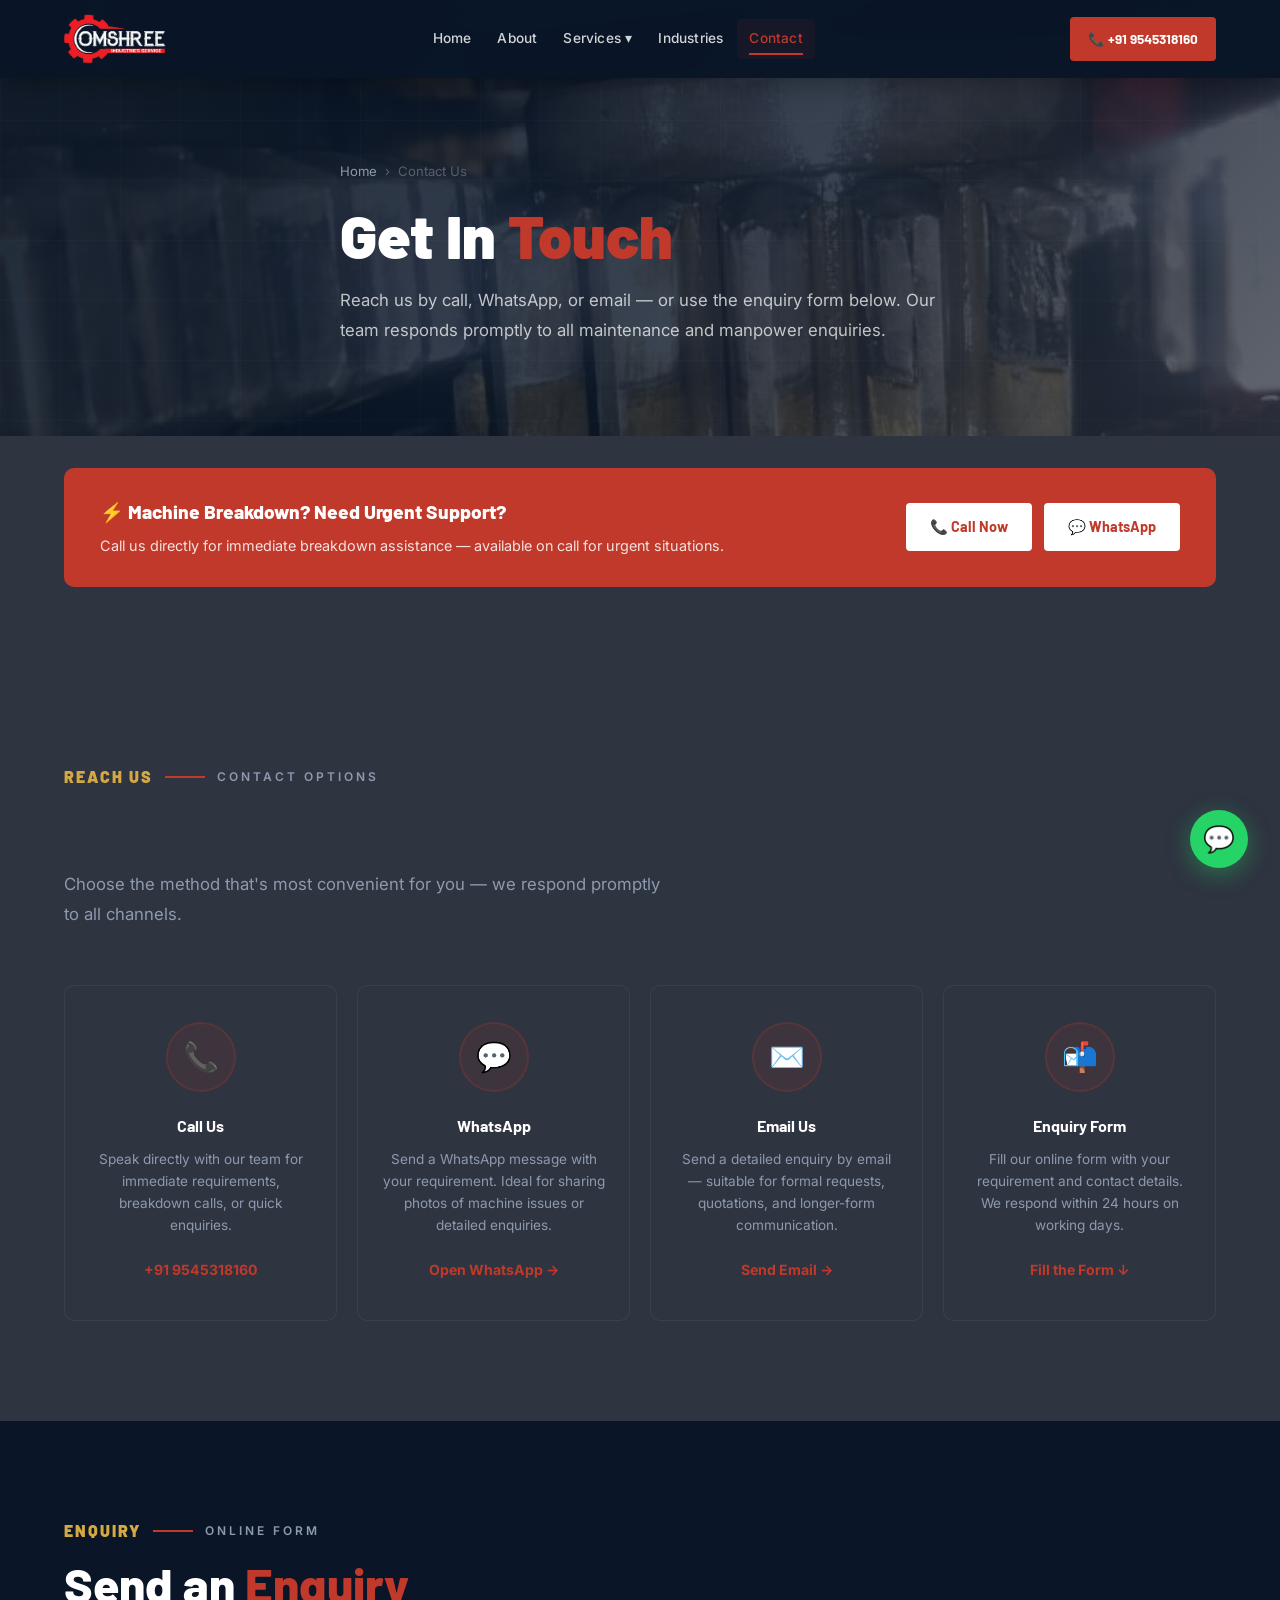
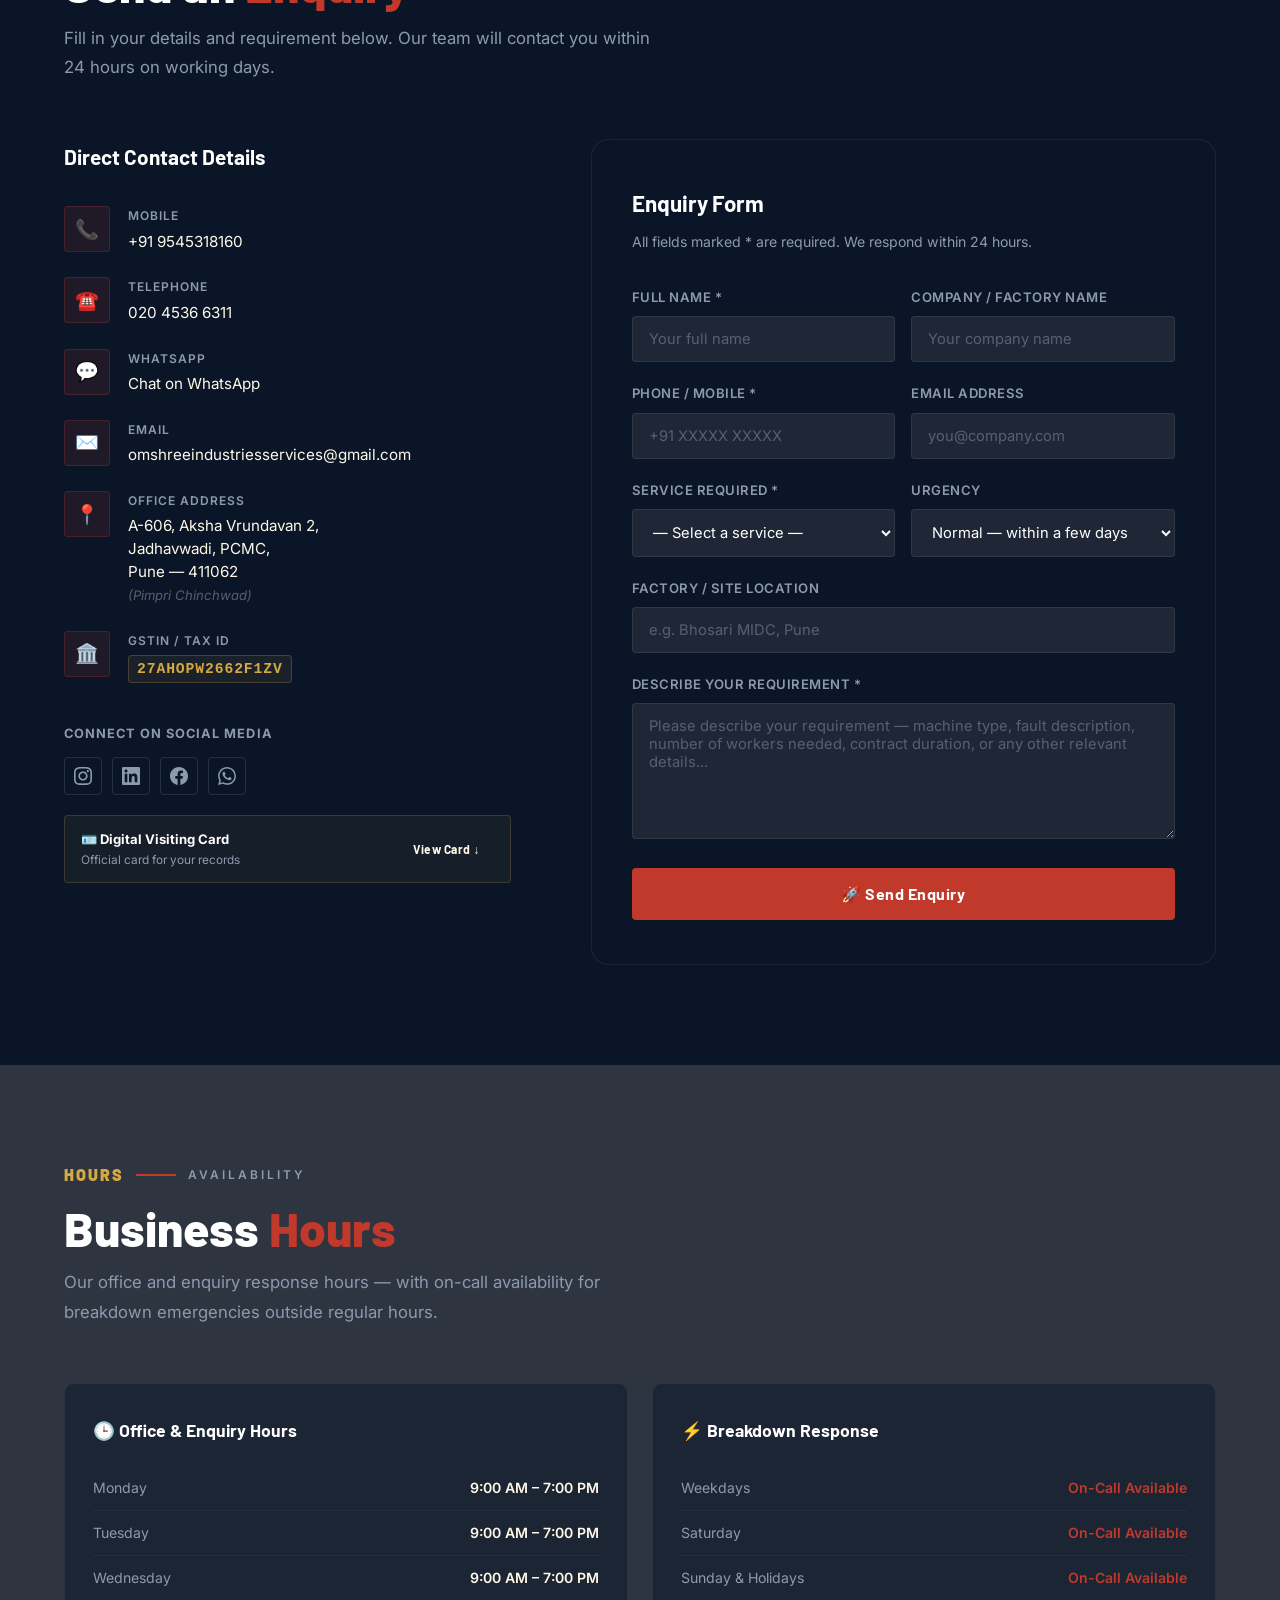
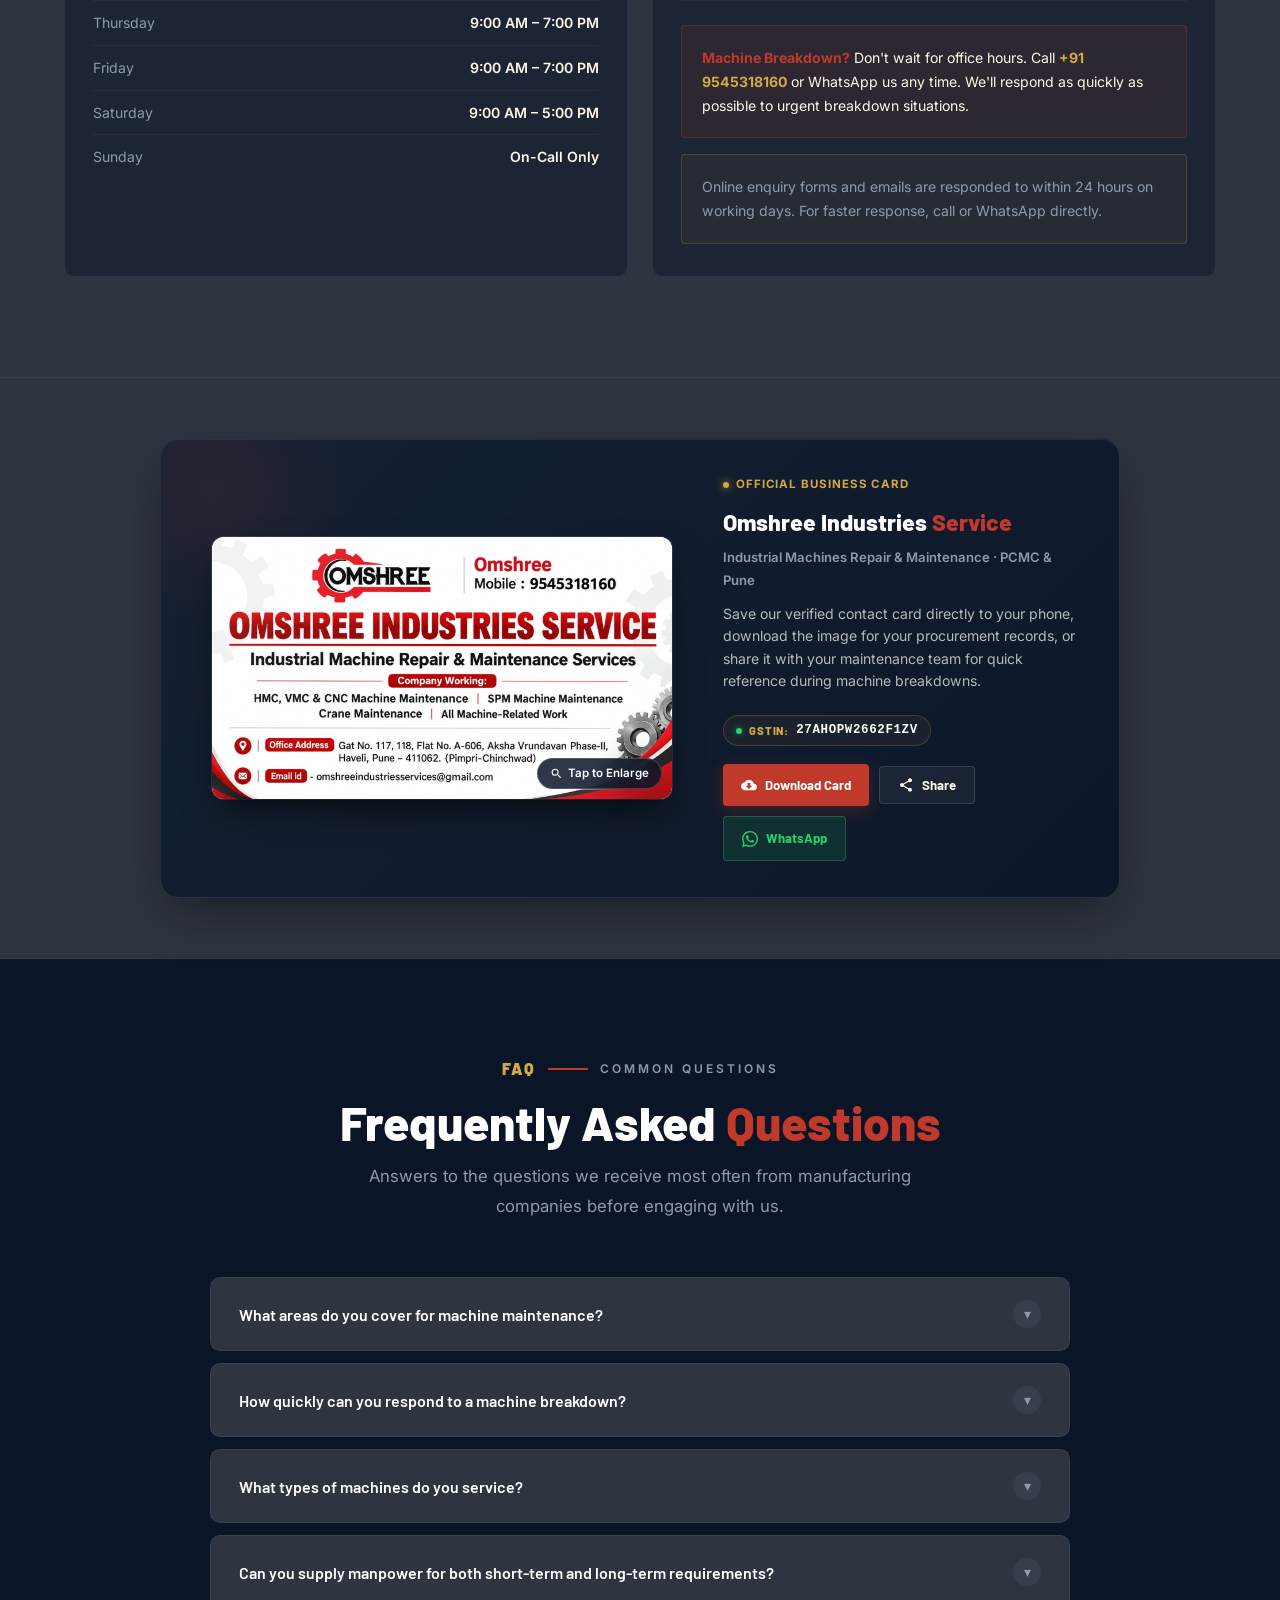
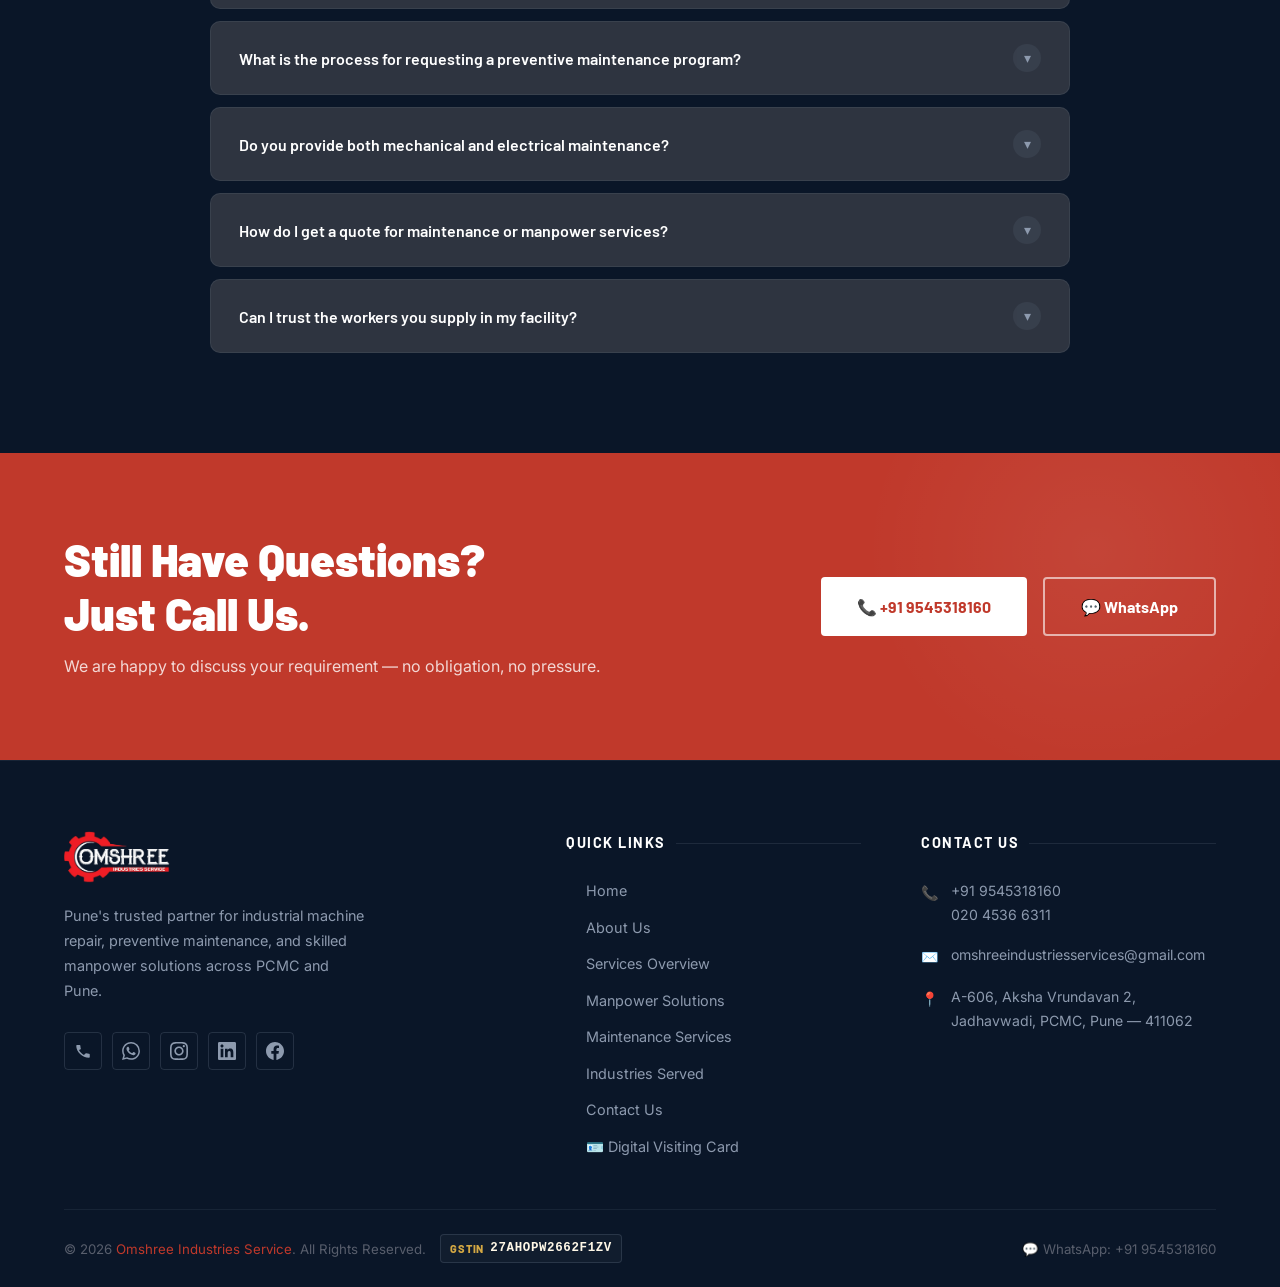
<file: contact.html>
<!DOCTYPE html>
<html lang="en">
<head>
  <meta charset="UTF-8" />
  <meta name="viewport" content="width=device-width, initial-scale=1.0" />
  <title>Contact Us | Omshree Industries Service — Pune</title>
  <meta name="description" content="Contact Omshree Industries Service for machine maintenance or industrial manpower in Pune and PCMC. Call +91 9545318160, WhatsApp, or fill our online enquiry form." />
  <meta property="og:title" content="Omshree Industries Service — Digital Visiting Card" />
  <meta property="og:description" content="Industrial machines repair, CNC/VMC maintenance & skilled manpower in Pune & PCMC. Phone: +91 9545318160." />
  <meta property="og:type" content="website" />
  <meta property="og:url" content="https://mechanical-services-website.vercel.app/contact.html#digital-card" />
  <meta property="og:image" content="https://mechanical-services-website.vercel.app/visiting_card.jpg" />
  <meta property="og:image:secure_url" content="https://mechanical-services-website.vercel.app/visiting_card.jpg" />
  <meta property="og:image:type" content="image/jpeg" />
  <meta property="og:image:width" content="1600" />
  <meta property="og:image:height" content="900" />
  <meta property="og:image:alt" content="Omshree Industries Service Digital Visiting Card - Industrial Machine Repair &amp; Maintenance Services" />
  <meta name="twitter:card" content="summary_large_image" />
  <meta name="twitter:image" content="https://mechanical-services-website.vercel.app/visiting_card.jpg" />
  <link rel="icon" type="image/png" href="logo.png" />
  <link rel="stylesheet" href="style.css" />

  <!-- Google tag (gtag.js) for Google Analytics -->
  <script async src="https://www.googletagmanager.com/gtag/js?id=G-XXXXXXXXXX"></script>
  <script>
    window.dataLayer = window.dataLayer || [];
    function gtag(){dataLayer.push(arguments);}
    gtag('js', new Date());
    gtag('config', 'G-XXXXXXXXXX');
  </script>
  <style>
    /* Contact page extras */
    .emergency-banner { background: var(--persian-red); border-radius: var(--radius-md); padding: 28px 36px; display: flex; align-items: center; justify-content: space-between; gap: 24px; margin-bottom: 48px; flex-wrap: wrap; }
    .emergency-banner .eb-left h3 { font-family: var(--font-heading); font-weight: 800; font-size: 1.2rem; color: var(--white); margin-bottom: 6px; }
    .emergency-banner .eb-left p { font-size: 0.9rem; color: rgba(255,255,255,0.85); }
    .emergency-banner .eb-right { display: flex; gap: 12px; flex-wrap: wrap; }
    .emergency-banner a { background: var(--white); color: var(--persian-red); font-family: var(--font-heading); font-weight: 700; font-size: 0.9rem; padding: 12px 24px; border-radius: var(--radius-sm); transition: all var(--t-smooth); display: inline-flex; align-items: center; gap: 8px; }
    .emergency-banner a:hover { background: var(--cosmic-latte); transform: translateY(-2px); }
  </style>
</head>
<body>
<a href="https://wa.me/919545318160" class="wa-float" target="_blank" rel="noopener noreferrer" aria-label="WhatsApp"><span class="wa-tooltip">Chat on WhatsApp</span>💬</a>
<div id="nav-overlay" class="nav-overlay" style="display:none;"></div>

<header id="header" role="banner">
  <div class="container">
    <div class="header-inner">
      <a href="index.html" class="header-logo"><img src="logo.png" alt="Omshree Industries Service" width="170" height="50" /></a>
      <nav class="nav-links">
        <a href="index.html">Home</a>
        <a href="about.html">About</a>
        <div class="nav-dropdown">
          <a href="services.html">Services ▾</a>
          <div class="dropdown-menu">
            <a href="services.html"><span class="dm-icon">⚙️</span> Services Overview</a>
            <a href="manpower.html"><span class="dm-icon">👷</span> Manpower Solutions</a>
            <a href="maintenance.html"><span class="dm-icon">🔧</span> Maintenance Services</a>
          </div>
        </div>
        <a href="industries.html">Industries</a>
        <a href="contact.html" class="nav-active">Contact</a>
      </nav>
      <a href="tel:+919545318160" class="header-phone">📞 +91 9545318160</a>
      <button id="hamburger" class="hamburger" aria-label="Toggle Navigation"><span></span><span></span><span></span></button>
    </div>
  </div>
</header>
<nav id="mobile-nav" class="mobile-nav">
  <a href="index.html">🏠 Home</a>
  <a href="about.html">👤 About Us</a>
  <a href="services.html">⚙️ Services Overview</a>
  <a href="manpower.html">👷 Manpower Solutions</a>
  <a href="maintenance.html">🔧 Maintenance Services</a>
  <a href="industries.html">🏭 Industries Served</a>
  <a href="contact.html" class="nav-active">📬 Contact Us</a>
  <a href="tel:+919545318160" class="mobile-cta">📞 Call: +91 9545318160</a>
</nav>

<!-- ═══ PAGE HERO ══════════════════════════════════════════════ -->
<section class="page-hero" aria-labelledby="contact-page-title">
  <div class="page-hero-bg" style="background-image: url('machines2.jpg');"></div>
  <div class="page-hero-grid"></div>
  <div class="container">
    <div class="page-hero-content">
      <nav class="breadcrumb" aria-label="Breadcrumb"><a href="index.html">Home</a><span class="bc-sep">›</span><span>Contact Us</span></nav>
      <h1 class="page-hero-title reveal" id="contact-page-title">Get In <span>Touch</span></h1>
      <p class="page-hero-subtitle reveal">Reach us by call, WhatsApp, or email — or use the enquiry form below. Our team responds promptly to all maintenance and manpower enquiries.</p>
    </div>
  </div>
</section>

<!-- ═══ EMERGENCY BANNER ══════════════════════════════════════ -->
<div style="background:var(--charcoal); padding:32px 0;">
  <div class="container">
    <div class="emergency-banner reveal">
      <div class="eb-left">
        <h3>⚡ Machine Breakdown? Need Urgent Support?</h3>
        <p>Call us directly for immediate breakdown assistance — available on call for urgent situations.</p>
      </div>
      <div class="eb-right">
        <a href="tel:+919545318160">📞 Call Now</a>
        <a href="https://wa.me/919545318160?text=URGENT%3A%20Machine%20breakdown%20at%20my%20facility.%20Need%20immediate%20assistance." target="_blank" rel="noopener noreferrer">💬 WhatsApp</a>
      </div>
    </div>
  </div>
</div>

<!-- ═══ CONTACT METHODS ═══════════════════════════════════════ -->
<section style="background:var(--charcoal); padding:var(--section-py) 0;" aria-labelledby="methods-title">
  <div class="container">
    <div class="section-label reveal"><span class="step-num">Reach Us</span><span class="step-divider"></span><span class="step-tag">Contact Options</span></div>
    <h2 class="section-title reveal" id="methods-title">Four Ways to <span>Contact Us</span></h2>
    <p class="section-subtitle reveal">Choose the method that's most convenient for you — we respond promptly to all channels.</p>
    <div class="contact-methods-grid stagger-parent">
      <div class="contact-method-card reveal">
        <div class="cm-icon">📞</div>
        <h4>Call Us</h4>
        <p>Speak directly with our team for immediate requirements, breakdown calls, or quick enquiries.</p>
        <a href="tel:+919545318160" class="cm-link">+91 9545318160</a>
      </div>
      <div class="contact-method-card reveal">
        <div class="cm-icon">💬</div>
        <h4>WhatsApp</h4>
        <p>Send a WhatsApp message with your requirement. Ideal for sharing photos of machine issues or detailed enquiries.</p>
        <a href="https://wa.me/919545318160" class="cm-link" target="_blank" rel="noopener noreferrer">Open WhatsApp →</a>
      </div>
      <div class="contact-method-card reveal">
        <div class="cm-icon">✉️</div>
        <h4>Email Us</h4>
        <p>Send a detailed enquiry by email — suitable for formal requests, quotations, and longer-form communication.</p>
        <a href="mailto:omshreeindustriesservices@gmail.com" class="cm-link">Send Email →</a>
      </div>
      <div class="contact-method-card reveal">
        <div class="cm-icon">📬</div>
        <h4>Enquiry Form</h4>
        <p>Fill our online form with your requirement and contact details. We respond within 24 hours on working days.</p>
        <a href="#enquiry" class="cm-link">Fill the Form ↓</a>
      </div>
    </div>
  </div>
</section>

<!-- ═══ ENQUIRY FORM & CONTACT INFO ═══════════════════════════ -->
<section id="enquiry" style="background:var(--oxford-blue); padding:var(--section-py) 0;" aria-labelledby="form-section-title">
  <div class="container">
    <div class="section-label reveal"><span class="step-num">Enquiry</span><span class="step-divider"></span><span class="step-tag">Online Form</span></div>
    <h2 class="section-title reveal" id="form-section-title">Send an <span>Enquiry</span></h2>
    <p class="section-subtitle reveal">Fill in your details and requirement below. Our team will contact you within 24 hours on working days.</p>
    <div class="contact-grid" style="margin-top:56px;">
      <!-- Info Panel -->
      <aside class="contact-info reveal reveal-left">
        <h3>Direct Contact Details</h3>
        <div class="contact-items">
          <div class="contact-item">
            <div class="contact-item-icon">📞</div>
            <div class="contact-item-text">
              <div class="label">Mobile</div>
              <div class="value"><a href="tel:+919545318160">+91 9545318160</a></div>
            </div>
          </div>
          <div class="contact-item">
            <div class="contact-item-icon">☎️</div>
            <div class="contact-item-text">
              <div class="label">Telephone</div>
              <div class="value"><a href="tel:02045366311">020 4536 6311</a></div>
            </div>
          </div>
          <div class="contact-item">
            <div class="contact-item-icon">💬</div>
            <div class="contact-item-text">
              <div class="label">WhatsApp</div>
              <div class="value"><a href="https://wa.me/919545318160" target="_blank" rel="noopener noreferrer">Chat on WhatsApp</a></div>
            </div>
          </div>
          <div class="contact-item">
            <div class="contact-item-icon">✉️</div>
            <div class="contact-item-text">
              <div class="label">Email</div>
              <div class="value"><a href="mailto:omshreeindustriesservices@gmail.com">omshreeindustriesservices@gmail.com</a></div>
            </div>
          </div>
          <div class="contact-item">
            <div class="contact-item-icon">📍</div>
            <div class="contact-item-text">
              <div class="label">Office Address</div>
              <div class="value">A-606, Aksha Vrundavan 2,<br>Jadhavwadi, PCMC,<br>Pune — 411062<br><em style="font-size:0.82rem; color:var(--davys-grey);">(Pimpri Chinchwad)</em></div>
            </div>
          </div>
          <div class="contact-item">
            <div class="contact-item-icon">🏛️</div>
            <div class="contact-item-text">
              <div class="label">GSTIN / Tax ID</div>
              <div class="value"><span class="contact-gstin-badge">27AHOPW2662F1ZV</span></div>
            </div>
          </div>
        </div>
        <div style="margin-top:24px;">
          <div style="font-size:0.8rem; font-weight:700; color:var(--steel-silver); text-transform:uppercase; letter-spacing:0.08em; margin-bottom:12px;">Connect On Social Media</div>
          <div class="social-links">
            <a href="https://www.instagram.com/omshree_industries_service/" class="social-btn-sm ig" title="Follow us on Instagram" target="_blank" rel="noopener noreferrer"><svg viewBox="0 0 24 24"><path d="M12 2.163c3.204 0 3.584.012 4.85.07 3.252.148 4.771 1.691 4.919 4.919.058 1.265.069 1.645.069 4.849 0 3.205-.012 3.584-.069 4.849-.149 3.225-1.664 4.771-4.919 4.919-1.266.058-1.644.07-4.85.07-3.204 0-3.584-.012-4.849-.07-3.26-.149-4.771-1.699-4.919-4.92-.058-1.265-.07-1.644-.07-4.849 0-3.204.013-3.583.07-4.849.149-3.227 1.664-4.771 4.919-4.919 1.266-.057 1.645-.069 4.849-.069zm0-2.163c-3.259 0-3.667.014-4.947.072-4.358.2-6.78 2.618-6.98 6.98-.059 1.281-.073 1.689-.073 4.948 0 3.259.014 3.668.072 4.948.2 4.358 2.618 6.78 6.98 6.98 1.281.058 1.689.072 4.948.072 3.259 0 3.668-.014 4.948-.072 4.354-.2 6.782-2.618 6.979-6.98.059-1.28.073-1.689.073-4.948 0-3.259-.014-3.667-.072-4.947-.196-4.354-2.617-6.78-6.979-6.98-1.281-.059-1.69-.073-4.949-.073zm0 5.838c-3.403 0-6.162 2.759-6.162 6.162s2.759 6.163 6.162 6.163 6.162-2.759 6.162-6.163c0-3.403-2.759-6.162-6.162-6.162zm0 10.162c-2.209 0-4-1.79-4-4 0-2.209 1.791-4 4-4s4 1.791 4 4c0 2.21-1.791 4-4 4zm6.406-11.845c-.796 0-1.441.645-1.441 1.44s.645 1.44 1.441 1.44c.795 0 1.439-.645 1.439-1.44s-.644-1.44-1.439-1.44z"/></svg></a>
            <a href="https://www.linkedin.com/in/pratibha-wadje-585568360/?isSelfProfile=true" class="social-btn-sm li" title="Connect on LinkedIn" target="_blank" rel="noopener noreferrer"><svg viewBox="0 0 24 24"><path d="M20.447 20.452h-3.554v-5.569c0-1.328-.027-3.037-1.852-3.037-1.853 0-2.136 1.445-2.136 2.939v5.667H9.351V9h3.414v1.561h.046c.477-.9 1.637-1.85 3.37-1.85 3.601 0 4.267 2.37 4.267 5.455v6.286zM5.337 7.433c-1.144 0-2.063-.926-2.063-2.065 0-1.138.92-2.063 2.063-2.063 1.14 0 2.064.925 2.064 2.063 0 1.139-.925 2.065-2.064 2.065zm1.782 13.019H3.555V9h3.564v11.452zM22.225 0H1.771C.792 0 0 .774 0 1.729v20.542C0 23.227.792 24 1.771 24h20.451C23.2 24 24 23.227 24 22.271V1.729C24 .774 23.2 0 22.222 0h.003z"/></svg></a>
            <a href="https://www.facebook.com/profile.php?id=61595515780382" class="social-btn-sm fb" title="Follow on Facebook" target="_blank" rel="noopener noreferrer"><svg viewBox="0 0 24 24"><path d="M24 12.073c0-6.627-5.373-12-12-12s-12 5.373-12 12c0 5.99 4.388 10.954 10.125 11.854v-8.385H7.078v-3.47h3.047V9.43c0-3.007 1.792-4.669 4.533-4.669 1.312 0 2.686.235 2.686.235v2.953H15.83c-1.491 0-1.956.925-1.956 1.874v2.25h3.328l-.532 3.47h-2.796v8.385C19.612 23.027 24 18.062 24 12.073z"/></svg></a>
            <a href="https://wa.me/919545318160" class="social-btn-sm wa" title="Chat on WhatsApp" target="_blank" rel="noopener noreferrer"><svg viewBox="0 0 24 24"><path d="M17.472 14.382c-.297-.149-1.758-.867-2.03-.967-.273-.099-.471-.148-.67.15-.197.297-.767.966-.94 1.164-.173.199-.347.223-.644.075-.297-.15-1.255-.463-2.39-1.475-.883-.788-1.48-1.761-1.653-2.059-.173-.297-.018-.458.13-.606.134-.133.298-.347.446-.52.149-.174.198-.298.298-.497.099-.198.05-.371-.025-.52-.075-.149-.669-1.612-.916-2.207-.242-.579-.487-.5-.669-.51-.173-.008-.371-.01-.57-.01-.198 0-.52.074-.792.372-.272.297-1.04 1.016-1.04 2.479 0 1.462 1.065 2.875 1.213 3.074.149.198 2.096 3.2 5.077 4.487.709.306 1.262.489 1.694.625.712.227 1.36.195 1.871.118.571-.085 1.758-.719 2.006-1.413.248-.694.248-1.289.173-1.413-.074-.124-.272-.198-.57-.347m-5.421 7.403h-.004a9.87 9.87 0 01-5.031-1.378l-.361-.214-3.741.982.998-3.648-.235-.374a9.86 9.86 0 01-1.51-5.26c.001-5.45 4.436-9.884 9.888-9.884 2.64 0 5.122 1.03 6.988 2.898a9.825 9.825 0 012.893 6.994c-.003 5.45-4.437 9.884-9.885 9.884m8.413-18.297A11.815 11.815 0 0012.05 0C5.495 0 .16 5.335.157 11.892c0 2.096.547 4.142 1.588 5.945L.057 24l6.305-1.654a11.882 11.882 0 005.683 1.448h.005c6.554 0 11.89-5.335 11.893-11.893a11.821 11.821 0 00-3.48-8.413z"/></svg></a>
          </div>
        </div>
        <div style="margin-top:20px; padding:12px 16px; background:rgba(212,168,67,0.06); border:1px solid rgba(212,168,67,0.2); border-radius:var(--radius-sm); display:flex; align-items:center; justify-content:space-between; gap:12px;">
          <div>
            <div style="font-size:0.82rem; font-weight:700; color:var(--white);">🪪 Digital Visiting Card</div>
            <div style="font-size:0.74rem; color:var(--steel-silver);">Official card for your records</div>
          </div>
          <a href="#digital-card" class="btn btn-red" style="font-size:0.75rem; padding:6px 14px; white-space:nowrap;">View Card ↓</a>
        </div>
      </aside>
      <!-- Form -->
      <div class="reveal reveal-right">
        <div id="form-container" class="contact-form">
          <h3 class="form-title">Enquiry Form</h3>
          <p class="form-subtitle">All fields marked * are required. We respond within 24 hours.</p>
          <form id="enquiry-form" action="https://api.web3forms.com/submit" method="POST" novalidate aria-label="Enquiry form">
            <input type="hidden" name="access_key" value="YOUR_WEB3FORMS_ACCESS_KEY_HERE" />
            <input type="hidden" name="subject" value="New Enquiry — Omshree Industries Service Website" />
            <input type="hidden" name="from_name" value="Omshree Website Enquiry" />
            <input type="checkbox" name="botcheck" style="display:none;" tabindex="-1" />
            <div class="form-row">
              <div class="form-group">
                <label for="f-name">Full Name <span aria-hidden="true">*</span></label>
                <input type="text" id="f-name" name="name" placeholder="Your full name" required autocomplete="name" />
              </div>
              <div class="form-group">
                <label for="f-company">Company / Factory Name</label>
                <input type="text" id="f-company" name="company" placeholder="Your company name" autocomplete="organization" />
              </div>
            </div>
            <div class="form-row">
              <div class="form-group">
                <label for="f-phone">Phone / Mobile <span aria-hidden="true">*</span></label>
                <input type="tel" id="f-phone" name="phone" placeholder="+91 XXXXX XXXXX" required autocomplete="tel" />
              </div>
              <div class="form-group">
                <label for="f-email">Email Address</label>
                <input type="email" id="f-email" name="email" placeholder="you@company.com" autocomplete="email" />
              </div>
            </div>
            <div class="form-row">
              <div class="form-group">
                <label for="f-service">Service Required <span aria-hidden="true">*</span></label>
                <select id="f-service" name="service_required" required>
                  <option value="" disabled selected>— Select a service —</option>
                  <option value="Manpower Solutions">Manpower Solutions</option>
                  <option value="Mechanical Maintenance">Mechanical Maintenance</option>
                  <option value="Electrical Maintenance">Electrical Maintenance</option>
                  <option value="Machine Breakdown Recovery">Machine Breakdown Recovery</option>
                  <option value="Preventive Maintenance Program">Preventive Maintenance Program</option>
                  <option value="Installation & Commissioning">Installation &amp; Commissioning</option>
                  <option value="Other">Other / General Enquiry</option>
                </select>
              </div>
              <div class="form-group">
                <label for="f-urgency">Urgency</label>
                <select id="f-urgency" name="urgency">
                  <option value="Normal" selected>Normal — within a few days</option>
                  <option value="Soon">Soon — within 24-48 hours</option>
                  <option value="Urgent">Urgent — machine is down now</option>
                </select>
              </div>
            </div>
            <div class="form-group">
              <label for="f-location">Factory / Site Location</label>
              <input type="text" id="f-location" name="location" placeholder="e.g. Bhosari MIDC, Pune" />
            </div>
            <div class="form-group">
              <label for="f-message">Describe Your Requirement <span aria-hidden="true">*</span></label>
              <textarea id="f-message" name="message" placeholder="Please describe your requirement — machine type, fault description, number of workers needed, contract duration, or any other relevant details..." required rows="6"></textarea>
            </div>
            <button type="submit" id="form-submit-btn" class="form-submit">🚀 Send Enquiry</button>
          </form>
        </div>
        <div id="form-success" class="contact-form form-success" role="alert" aria-live="polite">
          <div class="success-icon">✅</div>
          <h4>Enquiry Sent Successfully!</h4>
          <p>Thank you for reaching out. Our team will contact you within 24 hours on working days.<br>For urgent breakdowns, call us directly at <a href="tel:+919545318160" style="color:var(--machined-gold);">+91 9545318160</a>.</p>
        </div>
      </div>
    </div>
  </div>
</section>

<!-- ═══ BUSINESS HOURS ═════════════════════════════════════════ -->
<section style="background:var(--charcoal); padding:var(--section-py) 0;" aria-labelledby="hours-title">
  <div class="container">
    <div class="section-label reveal"><span class="step-num">Hours</span><span class="step-divider"></span><span class="step-tag">Availability</span></div>
    <h2 class="section-title reveal" id="hours-title">Business <span>Hours</span></h2>
    <p class="section-subtitle reveal">Our office and enquiry response hours — with on-call availability for breakdown emergencies outside regular hours.</p>
    <div class="hours-grid" style="margin-top:56px;">
      <div class="hours-card reveal">
        <h4>🕒 Office &amp; Enquiry Hours</h4>
        <div class="hours-row"><span class="day">Monday</span><span class="time">9:00 AM – 7:00 PM</span></div>
        <div class="hours-row"><span class="day">Tuesday</span><span class="time">9:00 AM – 7:00 PM</span></div>
        <div class="hours-row"><span class="day">Wednesday</span><span class="time">9:00 AM – 7:00 PM</span></div>
        <div class="hours-row"><span class="day">Thursday</span><span class="time">9:00 AM – 7:00 PM</span></div>
        <div class="hours-row"><span class="day">Friday</span><span class="time">9:00 AM – 7:00 PM</span></div>
        <div class="hours-row"><span class="day">Saturday</span><span class="time">9:00 AM – 5:00 PM</span></div>
        <div class="hours-row"><span class="day">Sunday</span><span class="time">On-Call Only</span></div>
      </div>
      <div class="hours-card reveal">
        <h4>⚡ Breakdown Response</h4>
        <div class="hours-row"><span class="day">Weekdays</span><span class="time emergency">On-Call Available</span></div>
        <div class="hours-row"><span class="day">Saturday</span><span class="time emergency">On-Call Available</span></div>
        <div class="hours-row"><span class="day">Sunday &amp; Holidays</span><span class="time emergency">On-Call Available</span></div>
        <div style="margin-top:24px; padding:20px; background:rgba(192,57,43,0.1); border:1px solid rgba(192,57,43,0.25); border-radius:var(--radius-sm);">
          <p style="font-size:0.88rem; color:var(--cosmic-latte); line-height:1.7;"><strong style="color:var(--persian-red);">Machine Breakdown?</strong> Don't wait for office hours. Call <a href="tel:+919545318160" style="color:var(--machined-gold); font-weight:700;">+91 9545318160</a> or WhatsApp us any time. We'll respond as quickly as possible to urgent breakdown situations.</p>
        </div>
        <div style="margin-top:16px; padding:20px; background:rgba(212,168,67,0.06); border:1px solid rgba(212,168,67,0.2); border-radius:var(--radius-sm);">
          <p style="font-size:0.88rem; color:var(--steel-silver); line-height:1.7;">Online enquiry forms and emails are responded to within 24 hours on working days. For faster response, call or WhatsApp directly.</p>
        </div>
      </div>
    </div>
  </div>
</section>

<!-- ═══ DIGITAL VISITING CARD (MINIMAL & EMBEDDED) ─────────── -->
<section id="digital-card" class="vcard-section" aria-labelledby="vcard-title">
  <div class="container">
    <div class="vcard-card-container reveal">
      
      <!-- Card Visual Showcase -->
      <div class="vcard-visual-col">
        <div class="vcard-frame" id="vcard-trigger" title="Click to enlarge visiting card" role="button" tabindex="0" aria-label="Enlarge visiting card">
          <img src="visiting_card.jpg" alt="Omshree Industries Service Digital Visiting Card - Industrial Machine Repair &amp; Maintenance Services" width="800" height="450" loading="lazy" />
          <div class="vcard-glass-shine"></div>
          <div class="vcard-enlarge-pill">
            <svg viewBox="0 0 24 24" width="13" height="13" fill="currentColor"><path d="M15.5 14h-.79l-.28-.27A6.471 6.471 0 0016 9.5 6.5 6.5 0 109.5 16c1.61 0 3.09-.59 4.23-1.57l.27.28v.79l5 4.99L20.49 19l-4.99-5zm-6 0C7.01 14 5 11.99 5 9.5S7.01 5 9.5 5 14 7.01 14 9.5 11.99 14 9.5 14z"/></svg>
            <span>Tap to Enlarge</span>
          </div>
        </div>
      </div>

      <!-- Minimal Refined Action Column -->
      <div class="vcard-content-col">
        <div class="vcard-badge">
          <span class="vcard-badge-dot"></span>
          <span>Official Business Card</span>
        </div>
        <h3 id="vcard-title" class="vcard-heading">Omshree Industries <span>Service</span></h3>
        <p class="vcard-subline">Industrial Machines Repair &amp; Maintenance · PCMC &amp; Pune</p>
        <p class="vcard-description">Save our verified contact card directly to your phone, download the image for your procurement records, or share it with your maintenance team for quick reference during machine breakdowns.</p>
        
        <div class="vcard-statutory-row">
          <div class="vcard-stat-chip" title="Registered Under GST Maharashtra">
            <span class="vcard-chip-dot"></span>
            <span class="vcard-chip-lbl">GSTIN:</span>
            <span class="vcard-chip-code">27AHOPW2662F1ZV</span>
          </div>
        </div>
        
        <div class="vcard-actions-group">
          <a href="visiting_card.jpg" download="Omshree_Industries_Service_Visiting_Card.jpg" id="vcard-download-btn" class="vcard-action-btn primary" title="Download visiting card image">
            <svg viewBox="0 0 24 24" width="16" height="16" fill="currentColor"><path d="M19.35 10.04C18.67 6.59 15.64 4 12 4 9.11 4 6.6 5.64 5.35 8.04 2.34 8.36 0 10.91 0 14c0 3.31 2.69 6 6 6h13c2.76 0 5-2.24 5-5 0-2.64-2.05-4.78-4.65-4.96zM17 13l-5 5-5-5h3V9h4v4h3z"/></svg>
            <span>Download Card</span>
          </a>
          <button type="button" id="vcard-share-btn" class="vcard-action-btn secondary" title="Share visiting card link">
            <svg viewBox="0 0 24 24" width="16" height="16" fill="currentColor"><path d="M18 16.08c-.76 0-1.44.3-1.96.77L8.91 12.7c.05-.23.09-.46.09-.7s-.04-.47-.09-.7l7.05-4.11c.54.5 1.25.81 2.04.81 1.66 0 3-1.34 3-3s-1.34-3-3-3-3 1.34-3 3c0 .24.04.47.09.7L8.04 9.81C7.5 9.31 6.79 9 6 9c-1.66 0-3 1.34-3 3s1.34 3 3 3c.79 0 1.5-.31 2.04-.81l7.12 4.16c-.05.21-.08.43-.08.65 0 1.61 1.31 2.92 2.92 2.92 1.61 0 2.92-1.31 2.92-2.92s-1.31-2.92-2.92-2.92z"/></svg>
            <span>Share</span>
          </button>
          <a href="https://wa.me/?text=Omshree%20Industries%20Service%20%E2%80%94%20Industrial%20machines%20repair%2C%20CNC%2FVMC%20maintenance%20%26%20skilled%20manpower%20in%20Pune%20%26%20PCMC.%20Phone%3A%20%2B91%209545318160.%20https%3A%2F%2Fmechanical-services-website.vercel.app%2Fcontact.html%23digital-card" id="vcard-wa-btn" target="_blank" rel="noopener noreferrer" class="vcard-action-btn whatsapp" title="Share visiting card on WhatsApp">
            <svg viewBox="0 0 24 24" width="16" height="16" fill="currentColor"><path d="M17.472 14.382c-.297-.149-1.758-.867-2.03-.967-.273-.099-.471-.148-.67.15-.197.297-.767.966-.94 1.164-.173.199-.347.223-.644.075-.297-.15-1.255-.463-2.39-1.475-.883-.788-1.48-1.761-1.653-2.059-.173-.297-.018-.458.13-.606.134-.133.298-.347.446-.52.149-.174.198-.298.298-.497.099-.198.05-.371-.025-.52-.075-.149-.669-1.612-.916-2.207-.242-.579-.487-.5-.669-.51-.173-.008-.371-.01-.57-.01-.198 0-.52.074-.792.372-.272.297-1.04 1.016-1.04 2.479 0 1.462 1.065 2.875 1.213 3.074.149.198 2.096 3.2 5.077 4.487.709.306 1.262.489 1.694.625.712.227 1.36.195 1.871.118.571-.085 1.758-.719 2.006-1.413.248-.694.248-1.289.173-1.413-.074-.124-.272-.198-.57-.347m-5.421 7.403h-.004a9.87 9.87 0 01-5.031-1.378l-.361-.214-3.741.982.998-3.648-.235-.374a9.86 9.86 0 01-1.51-5.26c.001-5.45 4.436-9.884 9.888-9.884 2.64 0 5.122 1.03 6.988 2.898a9.825 9.825 0 012.893 6.994c-.003 5.45-4.437 9.884-9.885 9.884m8.413-18.297A11.815 11.815 0 0012.05 0C5.495 0 .16 5.335.157 11.892c0 2.096.547 4.142 1.588 5.945L.057 24l6.305-1.654a11.882 11.882 0 005.683 1.448h.005c6.554 0 11.89-5.335 11.893-11.893a11.821 11.821 0 00-3.48-8.413z"/></svg>
            <span>WhatsApp</span>
          </a>
        </div>
      </div>

    </div>
  </div>
</section>

<!-- Digital Visiting Card Lightbox Modal -->
<div class="vcard-modal" id="vcard-modal" role="dialog" aria-modal="true" aria-label="Digital Visiting Card Full View">
  <div class="vcard-modal-inner">
    <button type="button" class="vcard-modal-close" id="vcard-modal-close" aria-label="Close modal">✕</button>
    <img src="visiting_card.jpg" alt="Omshree Industries Service Visiting Card Full View" />
    <div class="vcard-modal-footer">
      <a href="visiting_card.jpg" download="Omshree_Industries_Service_Visiting_Card.jpg" class="btn btn-red" style="font-size:0.85rem; padding:10px 22px;">📥 Download Card</a>
      <a href="tel:+919545318160" class="btn btn-outline" style="font-size:0.85rem; padding:10px 22px;">📞 Call Direct</a>
    </div>
  </div>
</div>

<!-- ═══ FAQ SECTION ════════════════════════════════════════════ -->
<section class="faq-section" aria-labelledby="faq-title">
  <div class="container">
    <div style="text-align:center; margin-bottom:56px;">
      <div class="section-label reveal" style="justify-content:center;"><span class="step-num">FAQ</span><span class="step-divider"></span><span class="step-tag">Common Questions</span></div>
      <h2 class="section-title reveal" id="faq-title" style="text-align:center;">Frequently Asked <span>Questions</span></h2>
      <p class="section-subtitle reveal" style="max-width:600px; margin:12px auto 0; text-align:center;">Answers to the questions we receive most often from manufacturing companies before engaging with us.</p>
    </div>
    <div class="faq-list">

      <div class="faq-item reveal">
        <div class="faq-question">
          <h4>What areas do you cover for machine maintenance?</h4>
          <span class="faq-chevron">▾</span>
        </div>
        <div class="faq-answer">
          <p>We primarily cover Pune and Pimpri Chinchwad (PCMC) — including all major MIDC zones such as Bhosari, Chinchwad, Chakan, Ranjangaon, Hadapsar, Talegaon, and surrounding industrial areas. For locations outside this primary area, contact us to confirm availability.</p>
        </div>
      </div>

      <div class="faq-item reveal">
        <div class="faq-question">
          <h4>How quickly can you respond to a machine breakdown?</h4>
          <span class="faq-chevron">▾</span>
        </div>
        <div class="faq-answer">
          <p>Response time depends on the nature of the fault and your location, but we treat breakdown calls as high priority and aim to have a technician on-site as quickly as possible. For urgent breakdowns, calling or WhatsApping us directly gives the fastest response — please do not rely only on the online form for urgent situations.</p>
        </div>
      </div>

      <div class="faq-item reveal">
        <div class="faq-question">
          <h4>What types of machines do you service?</h4>
          <span class="faq-chevron">▾</span>
        </div>
        <div class="faq-answer">
          <p>We cover a wide range of industrial machinery including CNC, VMC, HMC, lathe, SPM, milling, industrial washing machines, furnaces, EOT cranes, hydraulic and pneumatic systems, drill machines, shot blasting equipment, paint shop machinery, cooling water systems, and blowers and motors. If your machine type is not listed, contact us — we can confirm whether our team has the required experience.</p>
        </div>
      </div>

      <div class="faq-item reveal">
        <div class="faq-question">
          <h4>Can you supply manpower for both short-term and long-term requirements?</h4>
          <span class="faq-chevron">▾</span>
        </div>
        <div class="faq-answer">
          <p>Yes. We supply industrial manpower on daily, weekly, monthly, and rolling long-term contract terms. Whether you need two operators for a two-week production peak or a team of ten workers on an ongoing six-month contract, we can structure our engagement accordingly.</p>
        </div>
      </div>

      <div class="faq-item reveal">
        <div class="faq-question">
          <h4>What is the process for requesting a preventive maintenance program?</h4>
          <span class="faq-chevron">▾</span>
        </div>
        <div class="faq-answer">
          <p>Contact us with details of your facility, the machines you want included in a preventive programme, and your preferred service frequency. We will assess your requirements and propose a maintenance schedule that fits around your production calendar. You can start with a pilot on one or two machines and expand from there.</p>
        </div>
      </div>

      <div class="faq-item reveal">
        <div class="faq-question">
          <h4>Do you provide both mechanical and electrical maintenance?</h4>
          <span class="faq-chevron">▾</span>
        </div>
        <div class="faq-answer">
          <p>Yes. Omshree Industries Service covers both mechanical and electrical maintenance — including motor servicing, control panel inspection, sensor and limit switch work, wiring, and electrical breakdown response, in addition to all mechanical maintenance services. This dual capability means you have one partner for both domains.</p>
        </div>
      </div>

      <div class="faq-item reveal">
        <div class="faq-question">
          <h4>How do I get a quote for maintenance or manpower services?</h4>
          <span class="faq-chevron">▾</span>
        </div>
        <div class="faq-answer">
          <p>You can request a quote by filling the enquiry form on this page, calling us on +91 9545318160, or sending a WhatsApp message with your requirement. For maintenance, please describe the machine type, fault or service needed, and your location. For manpower, please specify the roles, skill level, number of workers, and duration required.</p>
        </div>
      </div>

      <div class="faq-item reveal">
        <div class="faq-question">
          <h4>Can I trust the workers you supply in my facility?</h4>
          <span class="faq-chevron">▾</span>
        </div>
        <div class="faq-answer">
          <p>We supply workers who have been assessed for the skills and experience relevant to the role. All personnel deployed through us are aware of basic industrial safety norms. We remain in contact throughout any deployment and handle replacement promptly if a worker is unsuitable or unavailable. Your plant's operational integrity is our responsibility.</p>
        </div>
      </div>

    </div>
  </div>
</section>

<!-- ═══ CTA + FOOTER ══════════════════════════════════════════ -->
<section id="contact-cta">
  <div class="container">
    <div class="cta-inner">
      <div class="cta-text reveal reveal-left"><h2>Still Have Questions?<br>Just Call Us.</h2><p>We are happy to discuss your requirement — no obligation, no pressure.</p></div>
      <div class="cta-actions reveal reveal-right">
        <a href="tel:+919545318160" class="btn-white">📞 +91 9545318160</a>
        <a href="https://wa.me/919545318160" class="btn-ghost-white" target="_blank" rel="noopener noreferrer">💬 WhatsApp</a>
      </div>
    </div>
  </div>
</section>

<footer id="footer" role="contentinfo">
  <div class="container">
    <div class="footer-grid">
      <div class="footer-brand"><img src="logo.png" alt="Omshree Industries Service" width="160" height="48" loading="lazy" /><p>Pune's trusted partner for industrial machine repair, preventive maintenance, and skilled manpower solutions across PCMC and Pune.</p><div class="social-links">
        <a href="tel:+919545318160" class="social-btn-sm wa" title="Call"><svg viewBox="0 0 24 24"><path d="M6.6 10.8c1.4 2.8 3.8 5.1 6.6 6.6l2.2-2.2c.3-.3.7-.4 1-.2 1.1.4 2.3.6 3.6.6.6 0 1 .4 1 1V20c0 .6-.4 1-1 1C11 21 3 13 3 5c0-.6.4-1 1-1h3.5c.6 0 1 .4 1 1 0 1.3.2 2.5.6 3.6.1.3 0 .7-.2 1L6.6 10.8z"/></svg></a>
        <a href="https://wa.me/919545318160" class="social-btn-sm wa" title="WhatsApp" target="_blank" rel="noopener noreferrer"><svg viewBox="0 0 24 24"><path d="M17.472 14.382c-.297-.149-1.758-.867-2.03-.967-.273-.099-.471-.148-.67.15-.197.297-.767.966-.94 1.164-.173.199-.347.223-.644.075-.297-.15-1.255-.463-2.39-1.475-.883-.788-1.48-1.761-1.653-2.059-.173-.297-.018-.458.13-.606.134-.133.298-.347.446-.52.149-.174.198-.298.298-.497.099-.198.05-.371-.025-.52-.075-.149-.669-1.612-.916-2.207-.242-.579-.487-.5-.669-.51-.173-.008-.371-.01-.57-.01-.198 0-.52.074-.792.372-.272.297-1.04 1.016-1.04 2.479 0 1.462 1.065 2.875 1.213 3.074.149.198 2.096 3.2 5.077 4.487.709.306 1.262.489 1.694.625.712.227 1.36.195 1.871.118.571-.085 1.758-.719 2.006-1.413.248-.694.248-1.289.173-1.413-.074-.124-.272-.198-.57-.347m-5.421 7.403h-.004a9.87 9.87 0 01-5.031-1.378l-.361-.214-3.741.982.998-3.648-.235-.374a9.86 9.86 0 01-1.51-5.26c.001-5.45 4.436-9.884 9.888-9.884 2.64 0 5.122 1.03 6.988 2.898a9.825 9.825 0 012.893 6.994c-.003 5.45-4.437 9.884-9.885 9.884m8.413-18.297A11.815 11.815 0 0012.05 0C5.495 0 .16 5.335.157 11.892c0 2.096.547 4.142 1.588 5.945L.057 24l6.305-1.654a11.882 11.882 0 005.683 1.448h.005c6.554 0 11.89-5.335 11.893-11.893a11.821 11.821 0 00-3.48-8.413z"/></svg></a>
        <a href="https://www.instagram.com/omshree_industries_service/" class="social-btn-sm ig" title="Instagram" target="_blank" rel="noopener noreferrer"><svg viewBox="0 0 24 24"><path d="M12 2.163c3.204 0 3.584.012 4.85.07 3.252.148 4.771 1.691 4.919 4.919.058 1.265.069 1.645.069 4.849 0 3.205-.012 3.584-.069 4.849-.149 3.225-1.664 4.771-4.919 4.919-1.266.058-1.644.07-4.85.07-3.204 0-3.584-.012-4.849-.07-3.26-.149-4.771-1.699-4.919-4.92-.058-1.265-.07-1.644-.07-4.849 0-3.204.013-3.583.07-4.849.149-3.227 1.664-4.771 4.919-4.919 1.266-.057 1.645-.069 4.849-.069zm0-2.163c-3.259 0-3.667.014-4.947.072-4.358.2-6.78 2.618-6.98 6.98-.059 1.281-.073 1.689-.073 4.948 0 3.259.014 3.668.072 4.948.2 4.358 2.618 6.78 6.98 6.98 1.281.058 1.689.072 4.948.072 3.259 0 3.668-.014 4.948-.072 4.354-.2 6.782-2.618 6.979-6.98.059-1.28.073-1.689.073-4.948 0-3.259-.014-3.667-.072-4.947-.196-4.354-2.617-6.78-6.979-6.98-1.281-.059-1.69-.073-4.949-.073zm0 5.838c-3.403 0-6.162 2.759-6.162 6.162s2.759 6.163 6.162 6.163 6.162-2.759 6.162-6.163c0-3.403-2.759-6.162-6.162-6.162zm0 10.162c-2.209 0-4-1.79-4-4 0-2.209 1.791-4 4-4s4 1.791 4 4c0 2.21-1.791 4-4 4zm6.406-11.845c-.796 0-1.441.645-1.441 1.44s.645 1.44 1.441 1.44c.795 0 1.439-.645 1.439-1.44s-.644-1.44-1.439-1.44z"/></svg></a>
        <a href="https://www.linkedin.com/in/pratibha-wadje-585568360/?isSelfProfile=true" class="social-btn-sm li" title="LinkedIn" target="_blank" rel="noopener noreferrer"><svg viewBox="0 0 24 24"><path d="M20.447 20.452h-3.554v-5.569c0-1.328-.027-3.037-1.852-3.037-1.853 0-2.136 1.445-2.136 2.939v5.667H9.351V9h3.414v1.561h.046c.477-.9 1.637-1.85 3.37-1.85 3.601 0 4.267 2.37 4.267 5.455v6.286zM5.337 7.433c-1.144 0-2.063-.926-2.063-2.065 0-1.138.92-2.063 2.063-2.063 1.14 0 2.064.925 2.064 2.063 0 1.139-.925 2.065-2.064 2.065zm1.782 13.019H3.555V9h3.564v11.452zM22.225 0H1.771C.792 0 0 .774 0 1.729v20.542C0 23.227.792 24 1.771 24h20.451C23.2 24 24 23.227 24 22.271V1.729C24 .774 23.2 0 22.222 0h.003z"/></svg></a>
        <a href="https://www.facebook.com/profile.php?id=61595515780382" class="social-btn-sm fb" title="Facebook" target="_blank" rel="noopener noreferrer"><svg viewBox="0 0 24 24"><path d="M24 12.073c0-6.627-5.373-12-12-12s-12 5.373-12 12c0 5.99 4.388 10.954 10.125 11.854v-8.385H7.078v-3.47h3.047V9.43c0-3.007 1.792-4.669 4.533-4.669 1.312 0 2.686.235 2.686.235v2.953H15.83c-1.491 0-1.956.925-1.956 1.874v2.25h3.328l-.532 3.47h-2.796v8.385C19.612 23.027 24 18.062 24 12.073z"/></svg></a>
      </div></div>
      <nav class="footer-col"><h4>Quick Links</h4><ul class="footer-links"><li><a href="index.html">Home</a></li><li><a href="about.html">About Us</a></li><li><a href="services.html">Services Overview</a></li><li><a href="manpower.html">Manpower Solutions</a></li><li><a href="maintenance.html">Maintenance Services</a></li><li><a href="industries.html">Industries Served</a></li><li><a href="contact.html">Contact Us</a></li><li><a href="contact.html#digital-card">🪪 Digital Visiting Card</a></li></ul></nav>
      <address class="footer-col" style="font-style:normal;"><h4>Contact Us</h4><div class="footer-contact-items"><div class="footer-contact-item"><span class="fci-icon">📞</span><div><a href="tel:+919545318160">+91 9545318160</a><br><a href="tel:02045366311">020 4536 6311</a></div></div><div class="footer-contact-item"><span class="fci-icon">✉️</span><div><a href="mailto:omshreeindustriesservices@gmail.com">omshreeindustriesservices@gmail.com</a></div></div><div class="footer-contact-item"><span class="fci-icon">📍</span><div>A-606, Aksha Vrundavan 2, Jadhavwadi, PCMC, Pune — 411062</div></div></div></address>
    </div>
    <div class="footer-bottom">
      <div class="footer-bottom-info">
        <p>© 2026 <span>Omshree Industries Service</span>. All Rights Reserved.</p>
        <span class="footer-gst-tag" title="Verified GSTIN Registration"><span class="gst-label">GSTIN</span><span class="gst-val">27AHOPW2662F1ZV</span></span>
      </div>
      <a href="https://wa.me/919545318160" target="_blank" rel="noopener noreferrer" style="font-size:0.83rem;color:var(--davys-grey);display:flex;align-items:center;gap:8px;">💬 WhatsApp: +91 9545318160</a>
    </div>
  </div>
</footer>
<script src="script.js" defer></script>
</body>
</html>
</file>
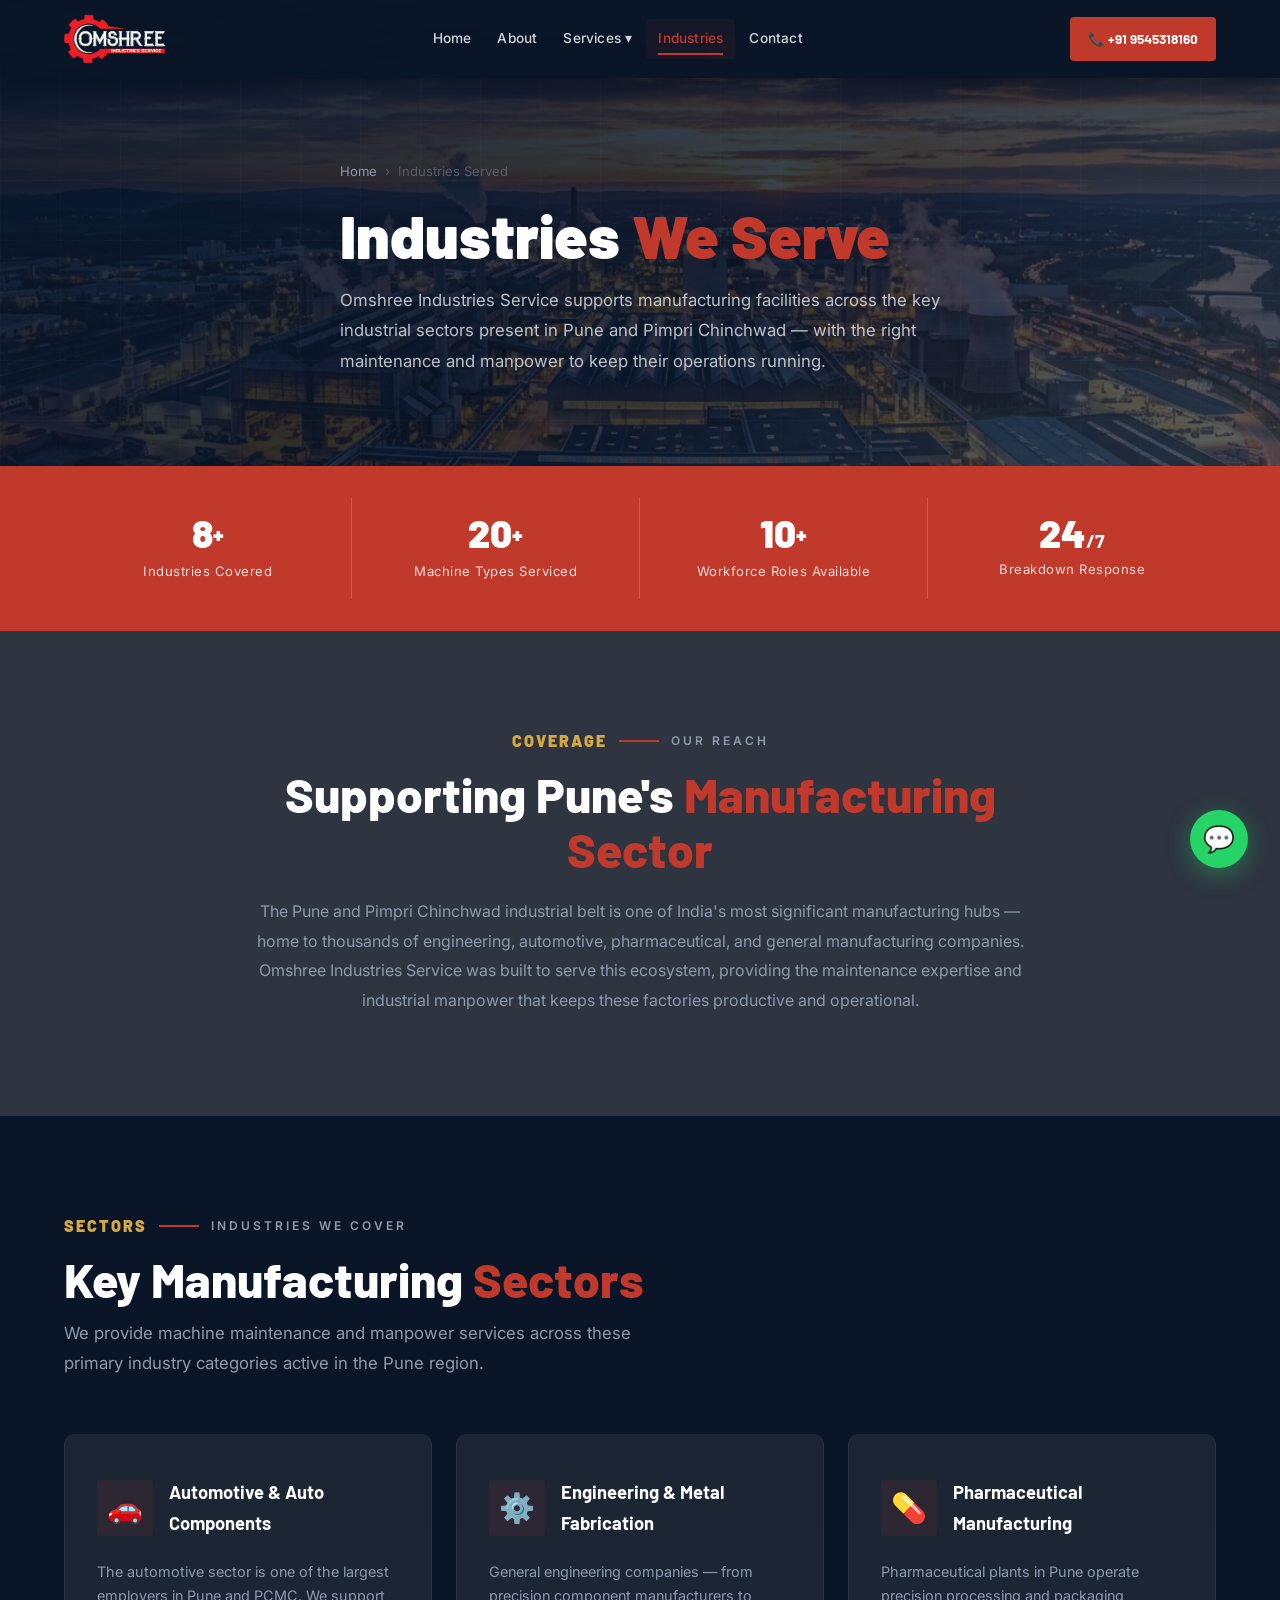
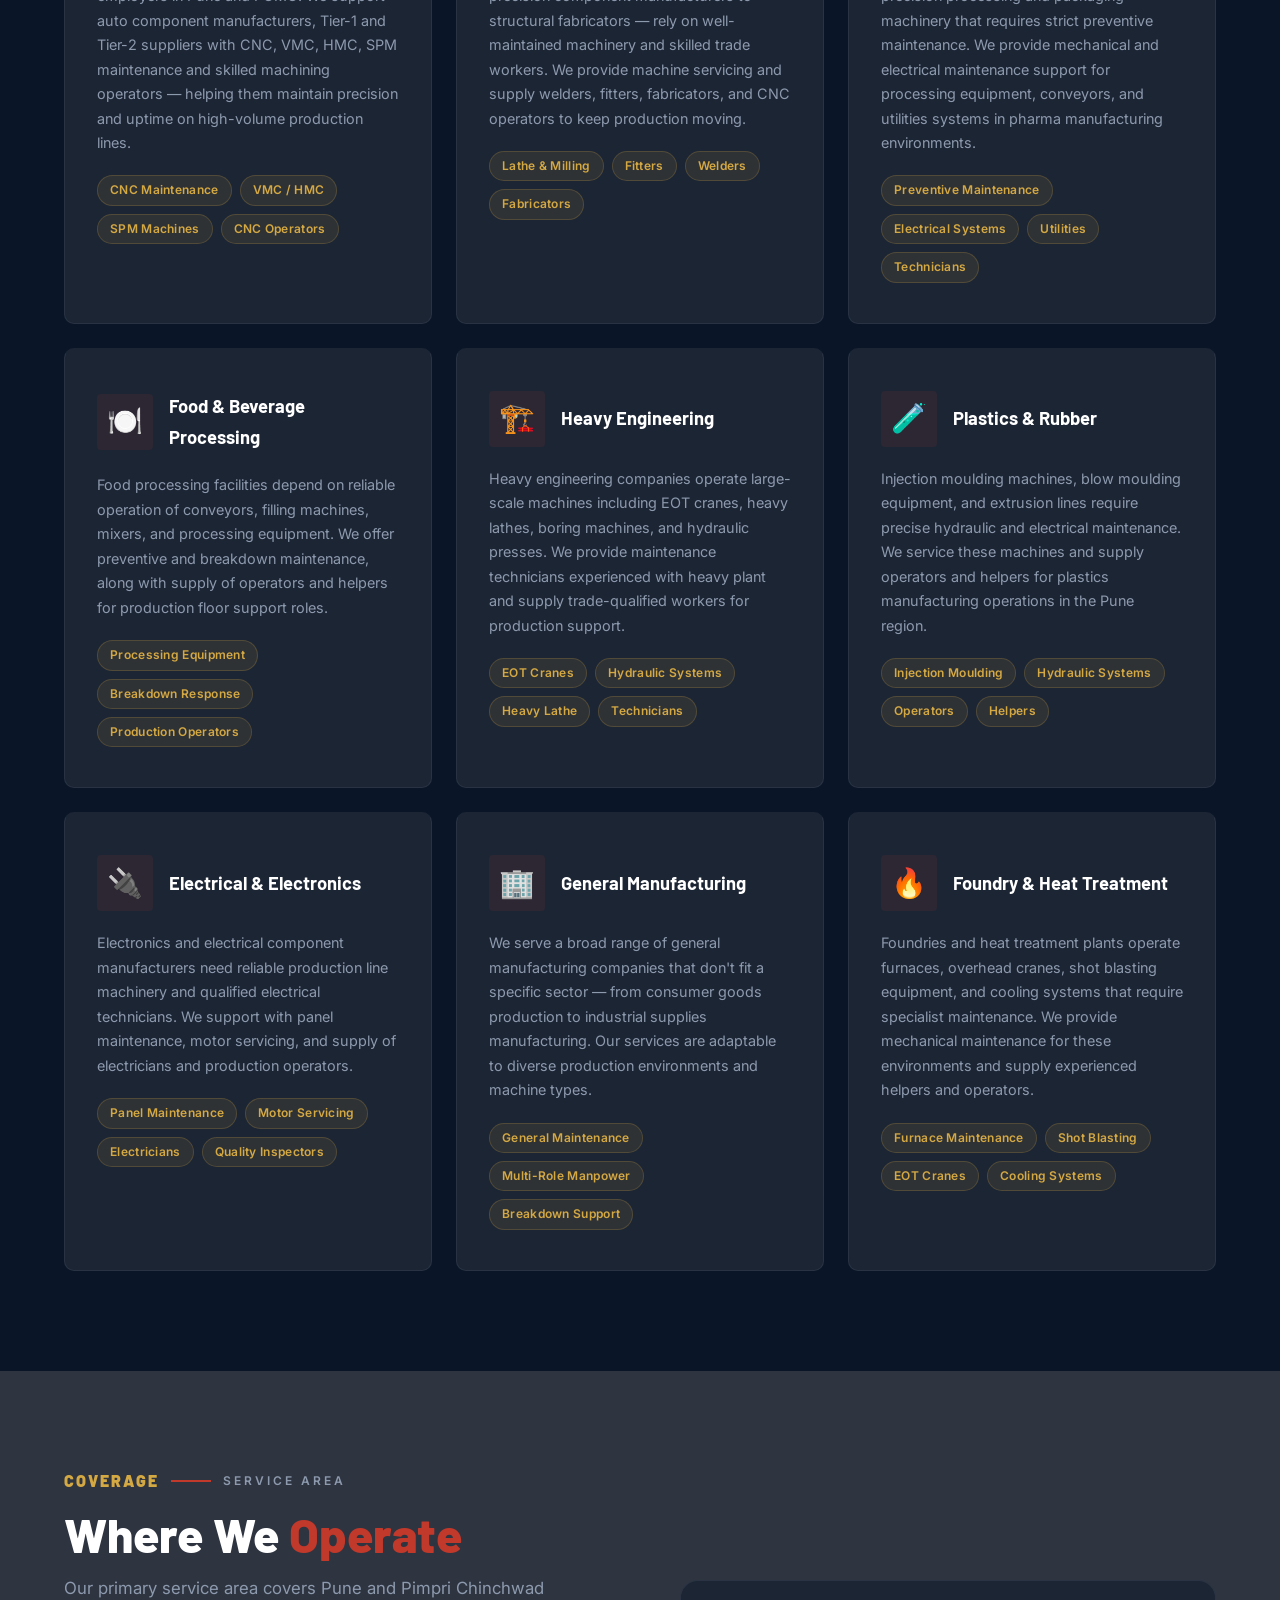
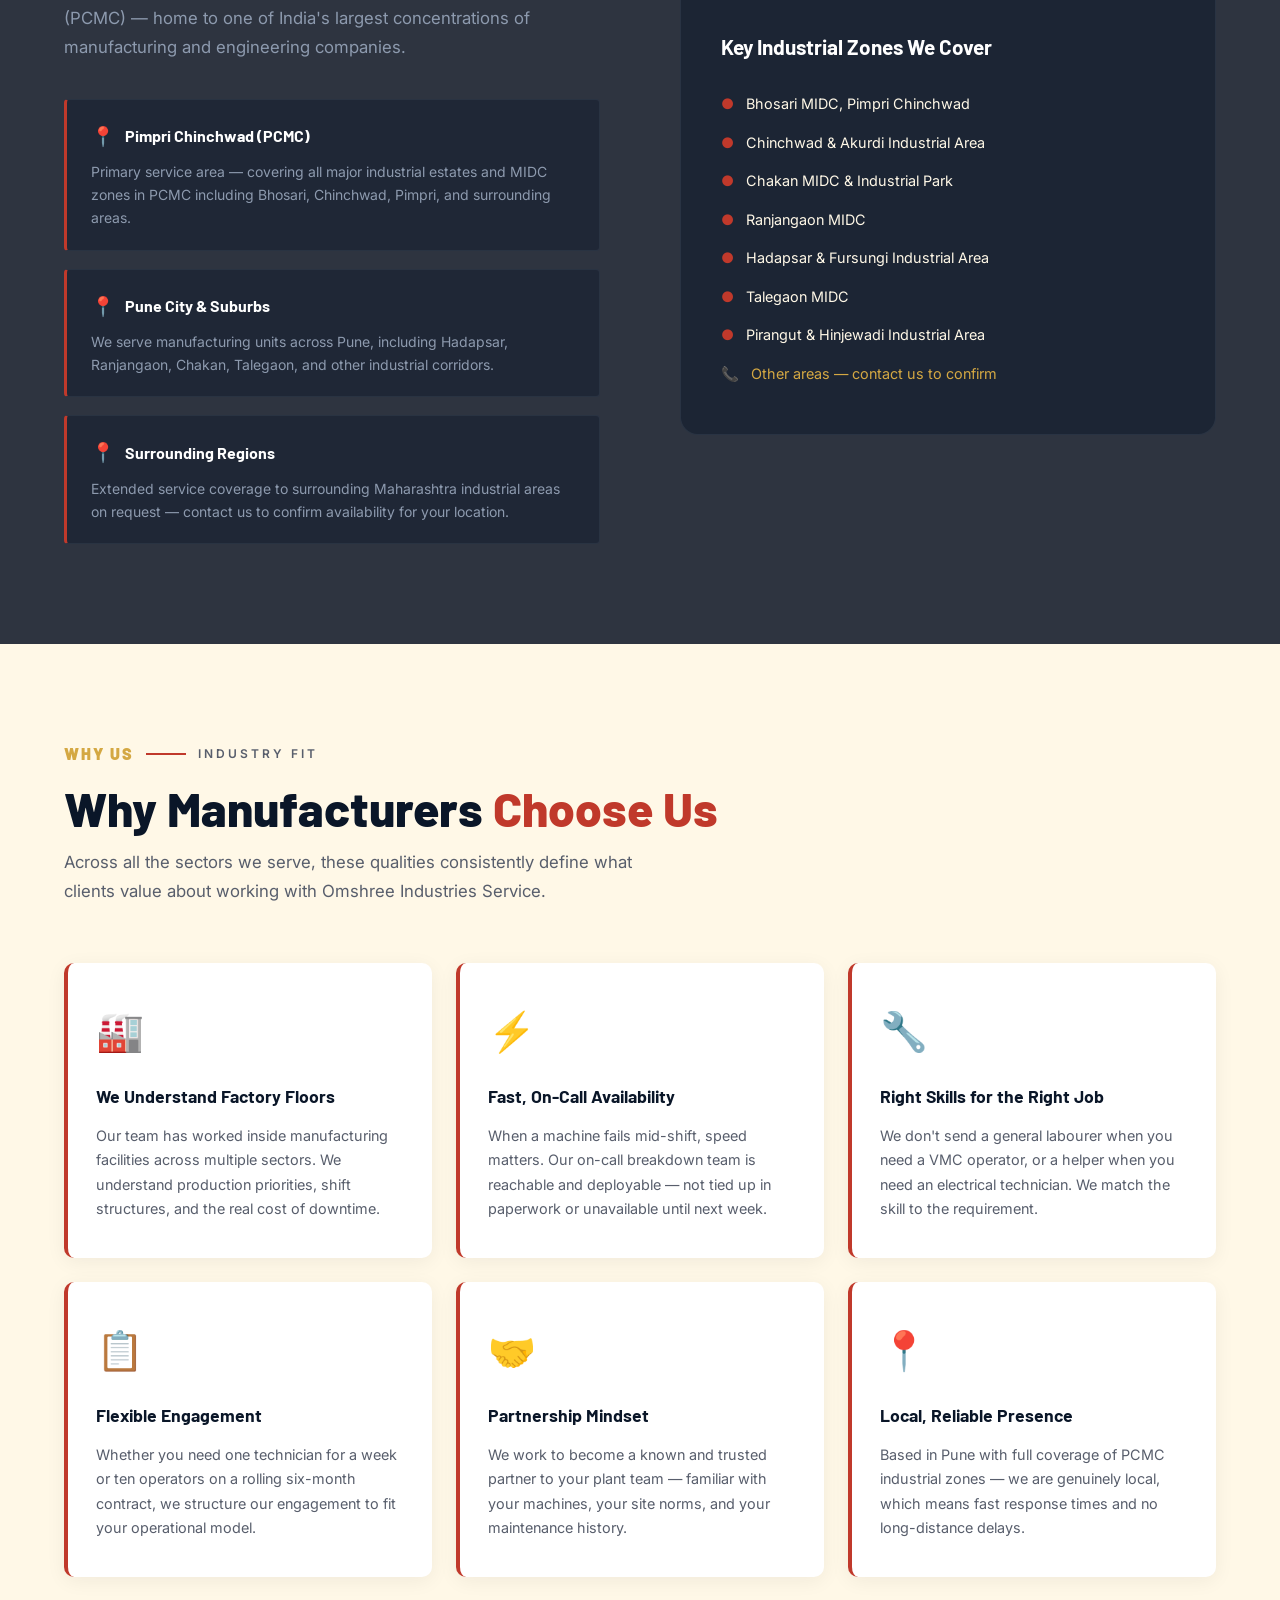
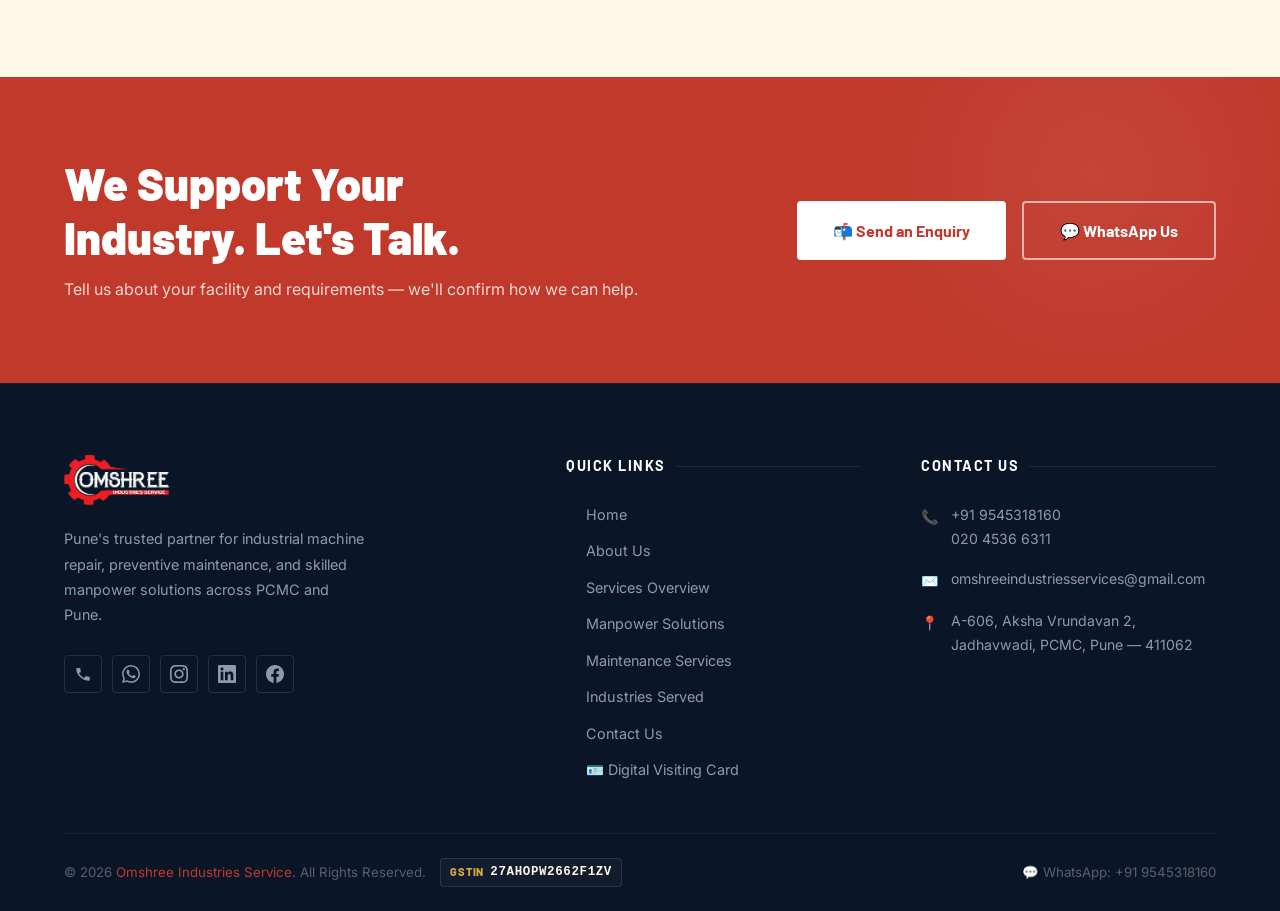
<file: industries.html>
<!DOCTYPE html>
<html lang="en">
<head>
  <meta charset="UTF-8" />
  <meta name="viewport" content="width=device-width, initial-scale=1.0" />
  <title>Industries Served | Omshree Industries Service — Pune</title>
  <meta name="description" content="Omshree Industries Service provides machine maintenance and manpower to automotive, engineering, pharmaceutical, food processing, plastics, and other manufacturing industries in Pune and PCMC." />
  <link rel="icon" type="image/png" href="logo.png" />
  <link rel="stylesheet" href="style.css" />

  <!-- Google tag (gtag.js) for Google Analytics -->
  <script async src="https://www.googletagmanager.com/gtag/js?id=G-XXXXXXXXXX"></script>
  <script>
    window.dataLayer = window.dataLayer || [];
    function gtag(){dataLayer.push(arguments);}
    gtag('js', new Date());
    gtag('config', 'G-XXXXXXXXXX');
  </script>
</head>
<body>
<a href="https://wa.me/919545318160" class="wa-float" target="_blank" rel="noopener noreferrer" aria-label="WhatsApp"><span class="wa-tooltip">Chat on WhatsApp</span>💬</a>
<div id="nav-overlay" class="nav-overlay" style="display:none;"></div>

<header id="header" role="banner">
  <div class="container">
    <div class="header-inner">
      <a href="index.html" class="header-logo"><img src="logo.png" alt="Omshree Industries Service" width="170" height="50" /></a>
      <nav class="nav-links">
        <a href="index.html">Home</a>
        <a href="about.html">About</a>
        <div class="nav-dropdown">
          <a href="services.html">Services ▾</a>
          <div class="dropdown-menu">
            <a href="services.html"><span class="dm-icon">⚙️</span> Services Overview</a>
            <a href="manpower.html"><span class="dm-icon">👷</span> Manpower Solutions</a>
            <a href="maintenance.html"><span class="dm-icon">🔧</span> Maintenance Services</a>
          </div>
        </div>
        <a href="industries.html" class="nav-active">Industries</a>
        <a href="contact.html">Contact</a>
      </nav>
      <a href="tel:+919545318160" class="header-phone">📞 +91 9545318160</a>
      <button id="hamburger" class="hamburger" aria-label="Toggle Navigation"><span></span><span></span><span></span></button>
    </div>
  </div>
</header>
<nav id="mobile-nav" class="mobile-nav">
  <a href="index.html">🏠 Home</a>
  <a href="about.html">👤 About Us</a>
  <a href="services.html">⚙️ Services Overview</a>
  <a href="manpower.html">👷 Manpower Solutions</a>
  <a href="maintenance.html">🔧 Maintenance Services</a>
  <a href="industries.html" class="nav-active">🏭 Industries Served</a>
  <a href="contact.html">📬 Contact Us</a>
  <a href="tel:+919545318160" class="mobile-cta">📞 Call: +91 9545318160</a>
</nav>

<!-- ═══ PAGE HERO ══════════════════════════════════════════════ -->
<section class="page-hero" aria-labelledby="ind-page-title">
  <div class="page-hero-bg" style="background-image: url('industries_hero.jpg');"></div>
  <div class="page-hero-grid"></div>
  <div class="container">
    <div class="page-hero-content">
      <nav class="breadcrumb" aria-label="Breadcrumb"><a href="index.html">Home</a><span class="bc-sep">›</span><span>Industries Served</span></nav>
      <h1 class="page-hero-title reveal" id="ind-page-title">Industries <span>We Serve</span></h1>
      <p class="page-hero-subtitle reveal">Omshree Industries Service supports manufacturing facilities across the key industrial sectors present in Pune and Pimpri Chinchwad — with the right maintenance and manpower to keep their operations running.</p>
    </div>
  </div>
</section>

<!-- ═══ STATS STRIP ═══════════════════════════════════════════ -->
<div class="stats-strip">
  <div class="container">
    <div class="stats-grid">
      <div class="stats-grid-item reveal"><div class="stat-big">8<sup>+</sup></div><div class="stat-desc">Industries Covered</div></div>
      <div class="stats-grid-item reveal"><div class="stat-big">20<sup>+</sup></div><div class="stat-desc">Machine Types Serviced</div></div>
      <div class="stats-grid-item reveal"><div class="stat-big">10<sup>+</sup></div><div class="stat-desc">Workforce Roles Available</div></div>
      <div class="stats-grid-item reveal"><div class="stat-big">24<sub>/7</sub></div><div class="stat-desc">Breakdown Response</div></div>
    </div>
  </div>
</div>

<!-- ═══ INTRO ══════════════════════════════════════════════════ -->
<section style="background:var(--charcoal); padding:var(--section-py) 0;" aria-labelledby="ind-intro-title">
  <div class="container" style="max-width:840px; margin:0 auto; text-align:center;">
    <div class="section-label reveal" style="justify-content:center;"><span class="step-num">Coverage</span><span class="step-divider"></span><span class="step-tag">Our Reach</span></div>
    <h2 class="section-title reveal" id="ind-intro-title" style="text-align:center;">Supporting Pune's <span>Manufacturing Sector</span></h2>
    <p class="reveal" style="font-size:1rem; color:var(--steel-silver); line-height:1.85; margin-top:20px;">The Pune and Pimpri Chinchwad industrial belt is one of India's most significant manufacturing hubs — home to thousands of engineering, automotive, pharmaceutical, and general manufacturing companies. Omshree Industries Service was built to serve this ecosystem, providing the maintenance expertise and industrial manpower that keeps these factories productive and operational.</p>
  </div>
</section>

<!-- ═══ INDUSTRY CARDS ════════════════════════════════════════ -->
<section style="background:var(--oxford-blue); padding:var(--section-py) 0;" aria-labelledby="ind-grid-title">
  <div class="container">
    <div class="section-label reveal"><span class="step-num">Sectors</span><span class="step-divider"></span><span class="step-tag">Industries We Cover</span></div>
    <h2 class="section-title reveal" id="ind-grid-title">Key Manufacturing <span>Sectors</span></h2>
    <p class="section-subtitle reveal">We provide machine maintenance and manpower services across these primary industry categories active in the Pune region.</p>
    <div class="industries-full-grid stagger-parent">

      <div class="industry-card-full reveal">
        <div class="ic-top"><div class="ic-icon">🚗</div><h3>Automotive &amp; Auto Components</h3></div>
        <p>The automotive sector is one of the largest employers in Pune and PCMC. We support auto component manufacturers, Tier-1 and Tier-2 suppliers with CNC, VMC, HMC, SPM maintenance and skilled machining operators — helping them maintain precision and uptime on high-volume production lines.</p>
        <div class="industry-tags"><span class="industry-tag">CNC Maintenance</span><span class="industry-tag">VMC / HMC</span><span class="industry-tag">SPM Machines</span><span class="industry-tag">CNC Operators</span></div>
      </div>

      <div class="industry-card-full reveal">
        <div class="ic-top"><div class="ic-icon">⚙️</div><h3>Engineering &amp; Metal Fabrication</h3></div>
        <p>General engineering companies — from precision component manufacturers to structural fabricators — rely on well-maintained machinery and skilled trade workers. We provide machine servicing and supply welders, fitters, fabricators, and CNC operators to keep production moving.</p>
        <div class="industry-tags"><span class="industry-tag">Lathe &amp; Milling</span><span class="industry-tag">Fitters</span><span class="industry-tag">Welders</span><span class="industry-tag">Fabricators</span></div>
      </div>

      <div class="industry-card-full reveal">
        <div class="ic-top"><div class="ic-icon">💊</div><h3>Pharmaceutical Manufacturing</h3></div>
        <p>Pharmaceutical plants in Pune operate precision processing and packaging machinery that requires strict preventive maintenance. We provide mechanical and electrical maintenance support for processing equipment, conveyors, and utilities systems in pharma manufacturing environments.</p>
        <div class="industry-tags"><span class="industry-tag">Preventive Maintenance</span><span class="industry-tag">Electrical Systems</span><span class="industry-tag">Utilities</span><span class="industry-tag">Technicians</span></div>
      </div>

      <div class="industry-card-full reveal">
        <div class="ic-top"><div class="ic-icon">🍽️</div><h3>Food &amp; Beverage Processing</h3></div>
        <p>Food processing facilities depend on reliable operation of conveyors, filling machines, mixers, and processing equipment. We offer preventive and breakdown maintenance, along with supply of operators and helpers for production floor support roles.</p>
        <div class="industry-tags"><span class="industry-tag">Processing Equipment</span><span class="industry-tag">Breakdown Response</span><span class="industry-tag">Production Operators</span></div>
      </div>

      <div class="industry-card-full reveal">
        <div class="ic-top"><div class="ic-icon">🏗️</div><h3>Heavy Engineering</h3></div>
        <p>Heavy engineering companies operate large-scale machines including EOT cranes, heavy lathes, boring machines, and hydraulic presses. We provide maintenance technicians experienced with heavy plant and supply trade-qualified workers for production support.</p>
        <div class="industry-tags"><span class="industry-tag">EOT Cranes</span><span class="industry-tag">Hydraulic Systems</span><span class="industry-tag">Heavy Lathe</span><span class="industry-tag">Technicians</span></div>
      </div>

      <div class="industry-card-full reveal">
        <div class="ic-top"><div class="ic-icon">🧪</div><h3>Plastics &amp; Rubber</h3></div>
        <p>Injection moulding machines, blow moulding equipment, and extrusion lines require precise hydraulic and electrical maintenance. We service these machines and supply operators and helpers for plastics manufacturing operations in the Pune region.</p>
        <div class="industry-tags"><span class="industry-tag">Injection Moulding</span><span class="industry-tag">Hydraulic Systems</span><span class="industry-tag">Operators</span><span class="industry-tag">Helpers</span></div>
      </div>

      <div class="industry-card-full reveal">
        <div class="ic-top"><div class="ic-icon">🔌</div><h3>Electrical &amp; Electronics</h3></div>
        <p>Electronics and electrical component manufacturers need reliable production line machinery and qualified electrical technicians. We support with panel maintenance, motor servicing, and supply of electricians and production operators.</p>
        <div class="industry-tags"><span class="industry-tag">Panel Maintenance</span><span class="industry-tag">Motor Servicing</span><span class="industry-tag">Electricians</span><span class="industry-tag">Quality Inspectors</span></div>
      </div>

      <div class="industry-card-full reveal">
        <div class="ic-top"><div class="ic-icon">🏢</div><h3>General Manufacturing</h3></div>
        <p>We serve a broad range of general manufacturing companies that don't fit a specific sector — from consumer goods production to industrial supplies manufacturing. Our services are adaptable to diverse production environments and machine types.</p>
        <div class="industry-tags"><span class="industry-tag">General Maintenance</span><span class="industry-tag">Multi-Role Manpower</span><span class="industry-tag">Breakdown Support</span></div>
      </div>

      <div class="industry-card-full reveal">
        <div class="ic-top"><div class="ic-icon">🔥</div><h3>Foundry &amp; Heat Treatment</h3></div>
        <p>Foundries and heat treatment plants operate furnaces, overhead cranes, shot blasting equipment, and cooling systems that require specialist maintenance. We provide mechanical maintenance for these environments and supply experienced helpers and operators.</p>
        <div class="industry-tags"><span class="industry-tag">Furnace Maintenance</span><span class="industry-tag">Shot Blasting</span><span class="industry-tag">EOT Cranes</span><span class="industry-tag">Cooling Systems</span></div>
      </div>

    </div>
  </div>
</section>

<!-- ═══ COVERAGE AREA ═════════════════════════════════════════ -->
<section style="background:var(--charcoal); padding:var(--section-py) 0;" aria-labelledby="coverage-title">
  <div class="container">
    <div class="two-col-layout align-center">
      <div>
        <div class="section-label reveal"><span class="step-num">Coverage</span><span class="step-divider"></span><span class="step-tag">Service Area</span></div>
        <h2 class="section-title reveal" id="coverage-title">Where We <span>Operate</span></h2>
        <p class="section-subtitle reveal">Our primary service area covers Pune and Pimpri Chinchwad (PCMC) — home to one of India's largest concentrations of manufacturing and engineering companies.</p>
        <div class="service-items stagger-parent" style="margin-top:36px;">
          <div class="service-item-card reveal"><h4><span class="si-icon">📍</span> Pimpri Chinchwad (PCMC)</h4><p>Primary service area — covering all major industrial estates and MIDC zones in PCMC including Bhosari, Chinchwad, Pimpri, and surrounding areas.</p></div>
          <div class="service-item-card reveal"><h4><span class="si-icon">📍</span> Pune City &amp; Suburbs</h4><p>We serve manufacturing units across Pune, including Hadapsar, Ranjangaon, Chakan, Talegaon, and other industrial corridors.</p></div>
          <div class="service-item-card reveal"><h4><span class="si-icon">📍</span> Surrounding Regions</h4><p>Extended service coverage to surrounding Maharashtra industrial areas on request — contact us to confirm availability for your location.</p></div>
        </div>
      </div>
      <div class="coverage-card reveal reveal-right">
        <h3 style="font-family:var(--font-heading); font-weight:700; font-size:1.3rem; color:var(--white); margin-bottom:28px;">Key Industrial Zones We Cover</h3>
        <div style="display:flex; flex-direction:column; gap:14px;">
          <div style="display:flex; align-items:center; gap:12px; font-size:0.9rem; color:var(--cosmic-latte);"><span style="color:var(--persian-red);">●</span> Bhosari MIDC, Pimpri Chinchwad</div>
          <div style="display:flex; align-items:center; gap:12px; font-size:0.9rem; color:var(--cosmic-latte);"><span style="color:var(--persian-red);">●</span> Chinchwad &amp; Akurdi Industrial Area</div>
          <div style="display:flex; align-items:center; gap:12px; font-size:0.9rem; color:var(--cosmic-latte);"><span style="color:var(--persian-red);">●</span> Chakan MIDC &amp; Industrial Park</div>
          <div style="display:flex; align-items:center; gap:12px; font-size:0.9rem; color:var(--cosmic-latte);"><span style="color:var(--persian-red);">●</span> Ranjangaon MIDC</div>
          <div style="display:flex; align-items:center; gap:12px; font-size:0.9rem; color:var(--cosmic-latte);"><span style="color:var(--persian-red);">●</span> Hadapsar &amp; Fursungi Industrial Area</div>
          <div style="display:flex; align-items:center; gap:12px; font-size:0.9rem; color:var(--cosmic-latte);"><span style="color:var(--persian-red);">●</span> Talegaon MIDC</div>
          <div style="display:flex; align-items:center; gap:12px; font-size:0.9rem; color:var(--cosmic-latte);"><span style="color:var(--persian-red);">●</span> Pirangut &amp; Hinjewadi Industrial Area</div>
          <div style="display:flex; align-items:center; gap:12px; font-size:0.9rem; color:var(--machined-gold);"><span>📞</span> Other areas — contact us to confirm</div>
        </div>
      </div>
    </div>
  </div>
</section>

<!-- ═══ WHY CHOOSE FOR YOUR INDUSTRY ══════════════════════════ -->
<section id="why-us" aria-labelledby="why-ind-title">
  <div class="container">
    <div class="section-label reveal"><span class="step-num">Why Us</span><span class="step-divider"></span><span class="step-tag">Industry Fit</span></div>
    <h2 class="section-title reveal" id="why-ind-title">Why Manufacturers <span>Choose Us</span></h2>
    <p class="section-subtitle reveal">Across all the sectors we serve, these qualities consistently define what clients value about working with Omshree Industries Service.</p>
    <div class="why-grid stagger-parent">
      <article class="why-card reveal"><span class="why-icon">🏭</span><h3>We Understand Factory Floors</h3><p>Our team has worked inside manufacturing facilities across multiple sectors. We understand production priorities, shift structures, and the real cost of downtime.</p></article>
      <article class="why-card reveal"><span class="why-icon">⚡</span><h3>Fast, On-Call Availability</h3><p>When a machine fails mid-shift, speed matters. Our on-call breakdown team is reachable and deployable — not tied up in paperwork or unavailable until next week.</p></article>
      <article class="why-card reveal"><span class="why-icon">🔧</span><h3>Right Skills for the Right Job</h3><p>We don't send a general labourer when you need a VMC operator, or a helper when you need an electrical technician. We match the skill to the requirement.</p></article>
      <article class="why-card reveal"><span class="why-icon">📋</span><h3>Flexible Engagement</h3><p>Whether you need one technician for a week or ten operators on a rolling six-month contract, we structure our engagement to fit your operational model.</p></article>
      <article class="why-card reveal"><span class="why-icon">🤝</span><h3>Partnership Mindset</h3><p>We work to become a known and trusted partner to your plant team — familiar with your machines, your site norms, and your maintenance history.</p></article>
      <article class="why-card reveal"><span class="why-icon">📍</span><h3>Local, Reliable Presence</h3><p>Based in Pune with full coverage of PCMC industrial zones — we are genuinely local, which means fast response times and no long-distance delays.</p></article>
    </div>
  </div>
</section>

<!-- ═══ CTA + FOOTER ══════════════════════════════════════════ -->
<section id="contact-cta">
  <div class="container">
    <div class="cta-inner">
      <div class="cta-text reveal reveal-left"><h2>We Support Your<br>Industry. Let's Talk.</h2><p>Tell us about your facility and requirements — we'll confirm how we can help.</p></div>
      <div class="cta-actions reveal reveal-right">
        <a href="contact.html" class="btn-white">📬 Send an Enquiry</a>
        <a href="https://wa.me/919545318160" class="btn-ghost-white" target="_blank" rel="noopener noreferrer">💬 WhatsApp Us</a>
      </div>
    </div>
  </div>
</section>

<footer id="footer" role="contentinfo">
  <div class="container">
    <div class="footer-grid">
      <div class="footer-brand"><img src="logo.png" alt="Omshree Industries Service" width="160" height="48" loading="lazy" /><p>Pune's trusted partner for industrial machine repair, preventive maintenance, and skilled manpower solutions across PCMC and Pune.</p><div class="social-links">
        <a href="tel:+919545318160" class="social-btn-sm wa" title="Call"><svg viewBox="0 0 24 24"><path d="M6.6 10.8c1.4 2.8 3.8 5.1 6.6 6.6l2.2-2.2c.3-.3.7-.4 1-.2 1.1.4 2.3.6 3.6.6.6 0 1 .4 1 1V20c0 .6-.4 1-1 1C11 21 3 13 3 5c0-.6.4-1 1-1h3.5c.6 0 1 .4 1 1 0 1.3.2 2.5.6 3.6.1.3 0 .7-.2 1L6.6 10.8z"/></svg></a>
        <a href="https://wa.me/919545318160" class="social-btn-sm wa" title="WhatsApp" target="_blank" rel="noopener noreferrer"><svg viewBox="0 0 24 24"><path d="M17.472 14.382c-.297-.149-1.758-.867-2.03-.967-.273-.099-.471-.148-.67.15-.197.297-.767.966-.94 1.164-.173.199-.347.223-.644.075-.297-.15-1.255-.463-2.39-1.475-.883-.788-1.48-1.761-1.653-2.059-.173-.297-.018-.458.13-.606.134-.133.298-.347.446-.52.149-.174.198-.298.298-.497.099-.198.05-.371-.025-.52-.075-.149-.669-1.612-.916-2.207-.242-.579-.487-.5-.669-.51-.173-.008-.371-.01-.57-.01-.198 0-.52.074-.792.372-.272.297-1.04 1.016-1.04 2.479 0 1.462 1.065 2.875 1.213 3.074.149.198 2.096 3.2 5.077 4.487.709.306 1.262.489 1.694.625.712.227 1.36.195 1.871.118.571-.085 1.758-.719 2.006-1.413.248-.694.248-1.289.173-1.413-.074-.124-.272-.198-.57-.347m-5.421 7.403h-.004a9.87 9.87 0 01-5.031-1.378l-.361-.214-3.741.982.998-3.648-.235-.374a9.86 9.86 0 01-1.51-5.26c.001-5.45 4.436-9.884 9.888-9.884 2.64 0 5.122 1.03 6.988 2.898a9.825 9.825 0 012.893 6.994c-.003 5.45-4.437 9.884-9.885 9.884m8.413-18.297A11.815 11.815 0 0012.05 0C5.495 0 .16 5.335.157 11.892c0 2.096.547 4.142 1.588 5.945L.057 24l6.305-1.654a11.882 11.882 0 005.683 1.448h.005c6.554 0 11.89-5.335 11.893-11.893a11.821 11.821 0 00-3.48-8.413z"/></svg></a>
        <a href="https://www.instagram.com/omshree_industries_service/" class="social-btn-sm ig" title="Instagram" target="_blank" rel="noopener noreferrer"><svg viewBox="0 0 24 24"><path d="M12 2.163c3.204 0 3.584.012 4.85.07 3.252.148 4.771 1.691 4.919 4.919.058 1.265.069 1.645.069 4.849 0 3.205-.012 3.584-.069 4.849-.149 3.225-1.664 4.771-4.919 4.919-1.266.058-1.644.07-4.85.07-3.204 0-3.584-.012-4.849-.07-3.26-.149-4.771-1.699-4.919-4.92-.058-1.265-.07-1.644-.07-4.849 0-3.204.013-3.583.07-4.849.149-3.227 1.664-4.771 4.919-4.919 1.266-.057 1.645-.069 4.849-.069zm0-2.163c-3.259 0-3.667.014-4.947.072-4.358.2-6.78 2.618-6.98 6.98-.059 1.281-.073 1.689-.073 4.948 0 3.259.014 3.668.072 4.948.2 4.358 2.618 6.78 6.98 6.98 1.281.058 1.689.072 4.948.072 3.259 0 3.668-.014 4.948-.072 4.354-.2 6.782-2.618 6.979-6.98.059-1.28.073-1.689.073-4.948 0-3.259-.014-3.667-.072-4.947-.196-4.354-2.617-6.78-6.979-6.98-1.281-.059-1.69-.073-4.949-.073zm0 5.838c-3.403 0-6.162 2.759-6.162 6.162s2.759 6.163 6.162 6.163 6.162-2.759 6.162-6.163c0-3.403-2.759-6.162-6.162-6.162zm0 10.162c-2.209 0-4-1.79-4-4 0-2.209 1.791-4 4-4s4 1.791 4 4c0 2.21-1.791 4-4 4zm6.406-11.845c-.796 0-1.441.645-1.441 1.44s.645 1.44 1.441 1.44c.795 0 1.439-.645 1.439-1.44s-.644-1.44-1.439-1.44z"/></svg></a>
        <a href="https://www.linkedin.com/in/pratibha-wadje-585568360/?isSelfProfile=true" class="social-btn-sm li" title="LinkedIn" target="_blank" rel="noopener noreferrer"><svg viewBox="0 0 24 24"><path d="M20.447 20.452h-3.554v-5.569c0-1.328-.027-3.037-1.852-3.037-1.853 0-2.136 1.445-2.136 2.939v5.667H9.351V9h3.414v1.561h.046c.477-.9 1.637-1.85 3.37-1.85 3.601 0 4.267 2.37 4.267 5.455v6.286zM5.337 7.433c-1.144 0-2.063-.926-2.063-2.065 0-1.138.92-2.063 2.063-2.063 1.14 0 2.064.925 2.064 2.063 0 1.139-.925 2.065-2.064 2.065zm1.782 13.019H3.555V9h3.564v11.452zM22.225 0H1.771C.792 0 0 .774 0 1.729v20.542C0 23.227.792 24 1.771 24h20.451C23.2 24 24 23.227 24 22.271V1.729C24 .774 23.2 0 22.222 0h.003z"/></svg></a>
        <a href="https://www.facebook.com/profile.php?id=61595515780382" class="social-btn-sm fb" title="Facebook" target="_blank" rel="noopener noreferrer"><svg viewBox="0 0 24 24"><path d="M24 12.073c0-6.627-5.373-12-12-12s-12 5.373-12 12c0 5.99 4.388 10.954 10.125 11.854v-8.385H7.078v-3.47h3.047V9.43c0-3.007 1.792-4.669 4.533-4.669 1.312 0 2.686.235 2.686.235v2.953H15.83c-1.491 0-1.956.925-1.956 1.874v2.25h3.328l-.532 3.47h-2.796v8.385C19.612 23.027 24 18.062 24 12.073z"/></svg></a>
      </div></div>
      <nav class="footer-col"><h4>Quick Links</h4><ul class="footer-links"><li><a href="index.html">Home</a></li><li><a href="about.html">About Us</a></li><li><a href="services.html">Services Overview</a></li><li><a href="manpower.html">Manpower Solutions</a></li><li><a href="maintenance.html">Maintenance Services</a></li><li><a href="industries.html">Industries Served</a></li><li><a href="contact.html">Contact Us</a></li><li><a href="contact.html#digital-card">🪪 Digital Visiting Card</a></li></ul></nav>
      <address class="footer-col" style="font-style:normal;"><h4>Contact Us</h4><div class="footer-contact-items"><div class="footer-contact-item"><span class="fci-icon">📞</span><div><a href="tel:+919545318160">+91 9545318160</a><br><a href="tel:02045366311">020 4536 6311</a></div></div><div class="footer-contact-item"><span class="fci-icon">✉️</span><div><a href="mailto:omshreeindustriesservices@gmail.com">omshreeindustriesservices@gmail.com</a></div></div><div class="footer-contact-item"><span class="fci-icon">📍</span><div>A-606, Aksha Vrundavan 2, Jadhavwadi, PCMC, Pune — 411062</div></div></div></address>
    </div>
    <div class="footer-bottom">
      <div class="footer-bottom-info">
        <p>© 2026 <span>Omshree Industries Service</span>. All Rights Reserved.</p>
        <span class="footer-gst-tag" title="Verified GSTIN Registration"><span class="gst-label">GSTIN</span><span class="gst-val">27AHOPW2662F1ZV</span></span>
      </div>
      <a href="https://wa.me/919545318160" target="_blank" rel="noopener noreferrer" style="font-size:0.83rem;color:var(--davys-grey);display:flex;align-items:center;gap:8px;">💬 WhatsApp: +91 9545318160</a>
    </div>
  </div>
</footer>
<script src="script.js" defer></script>
</body>
</html>
</file>
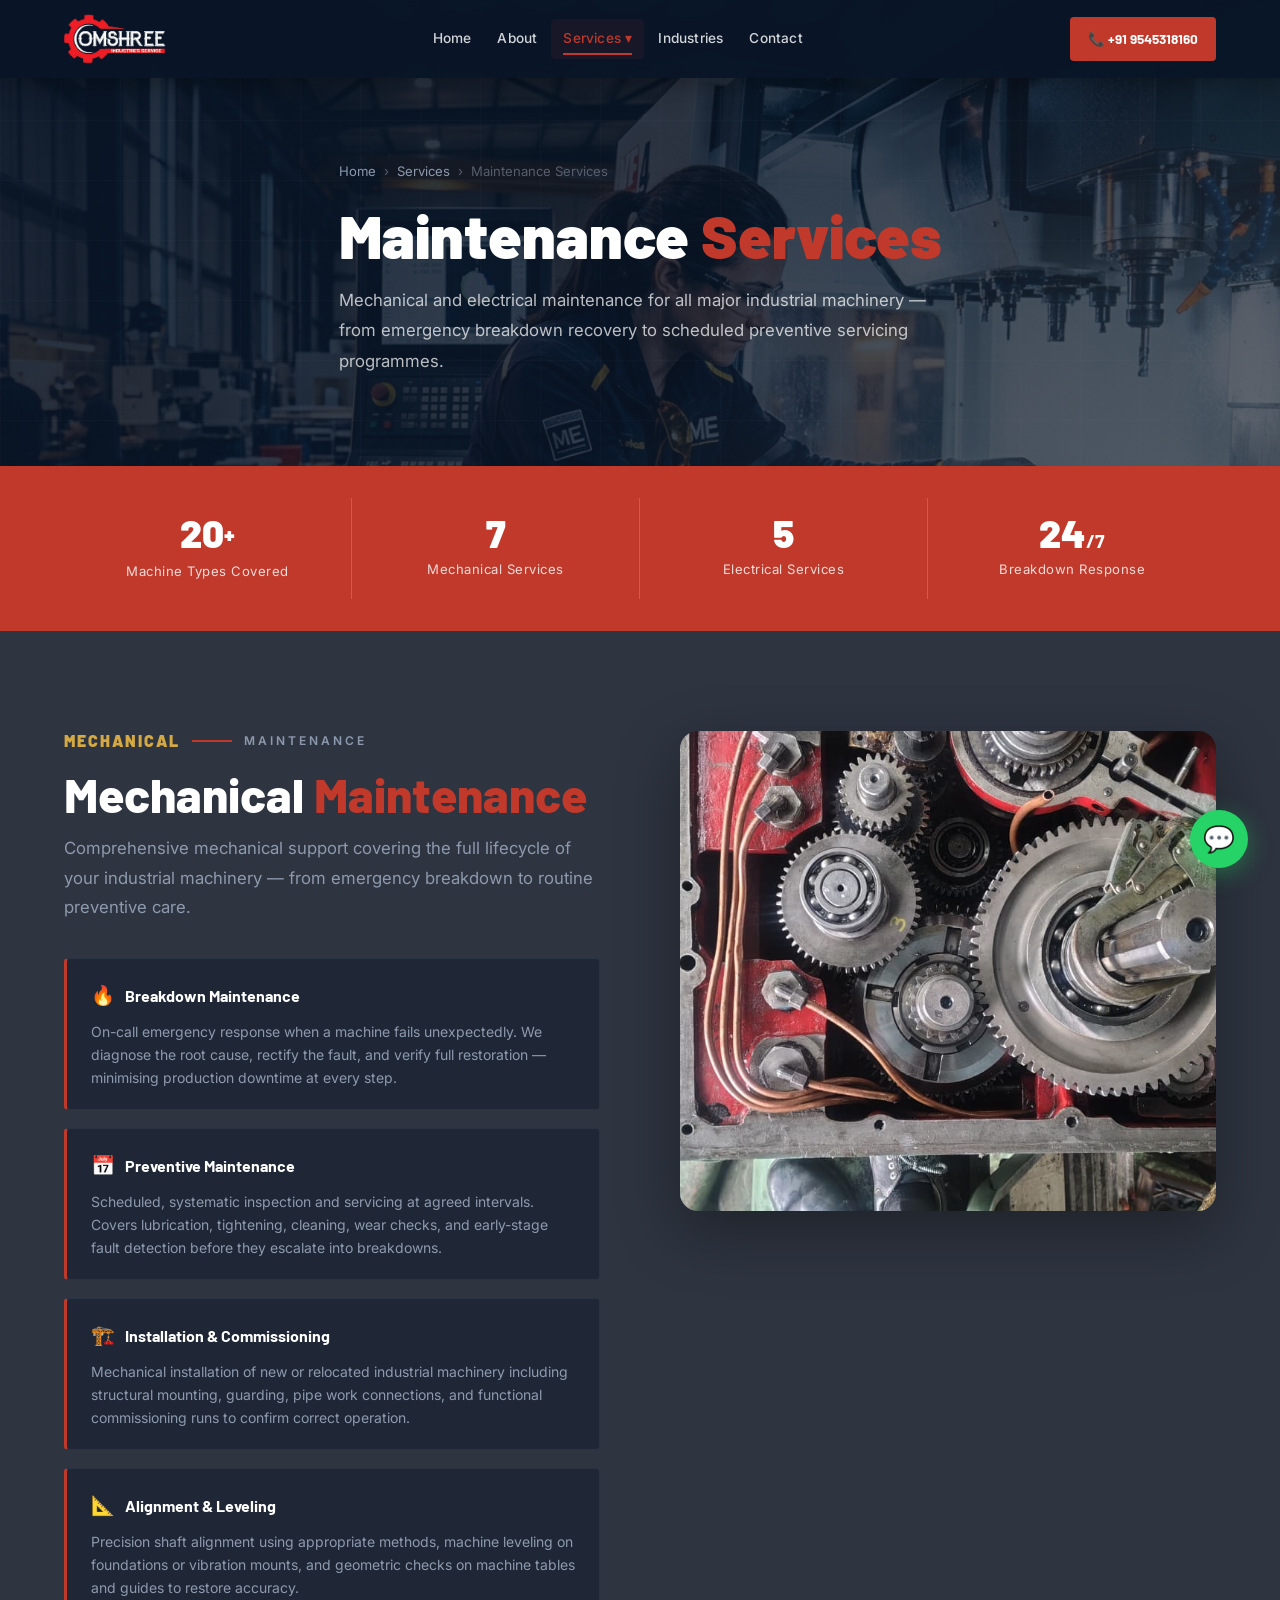
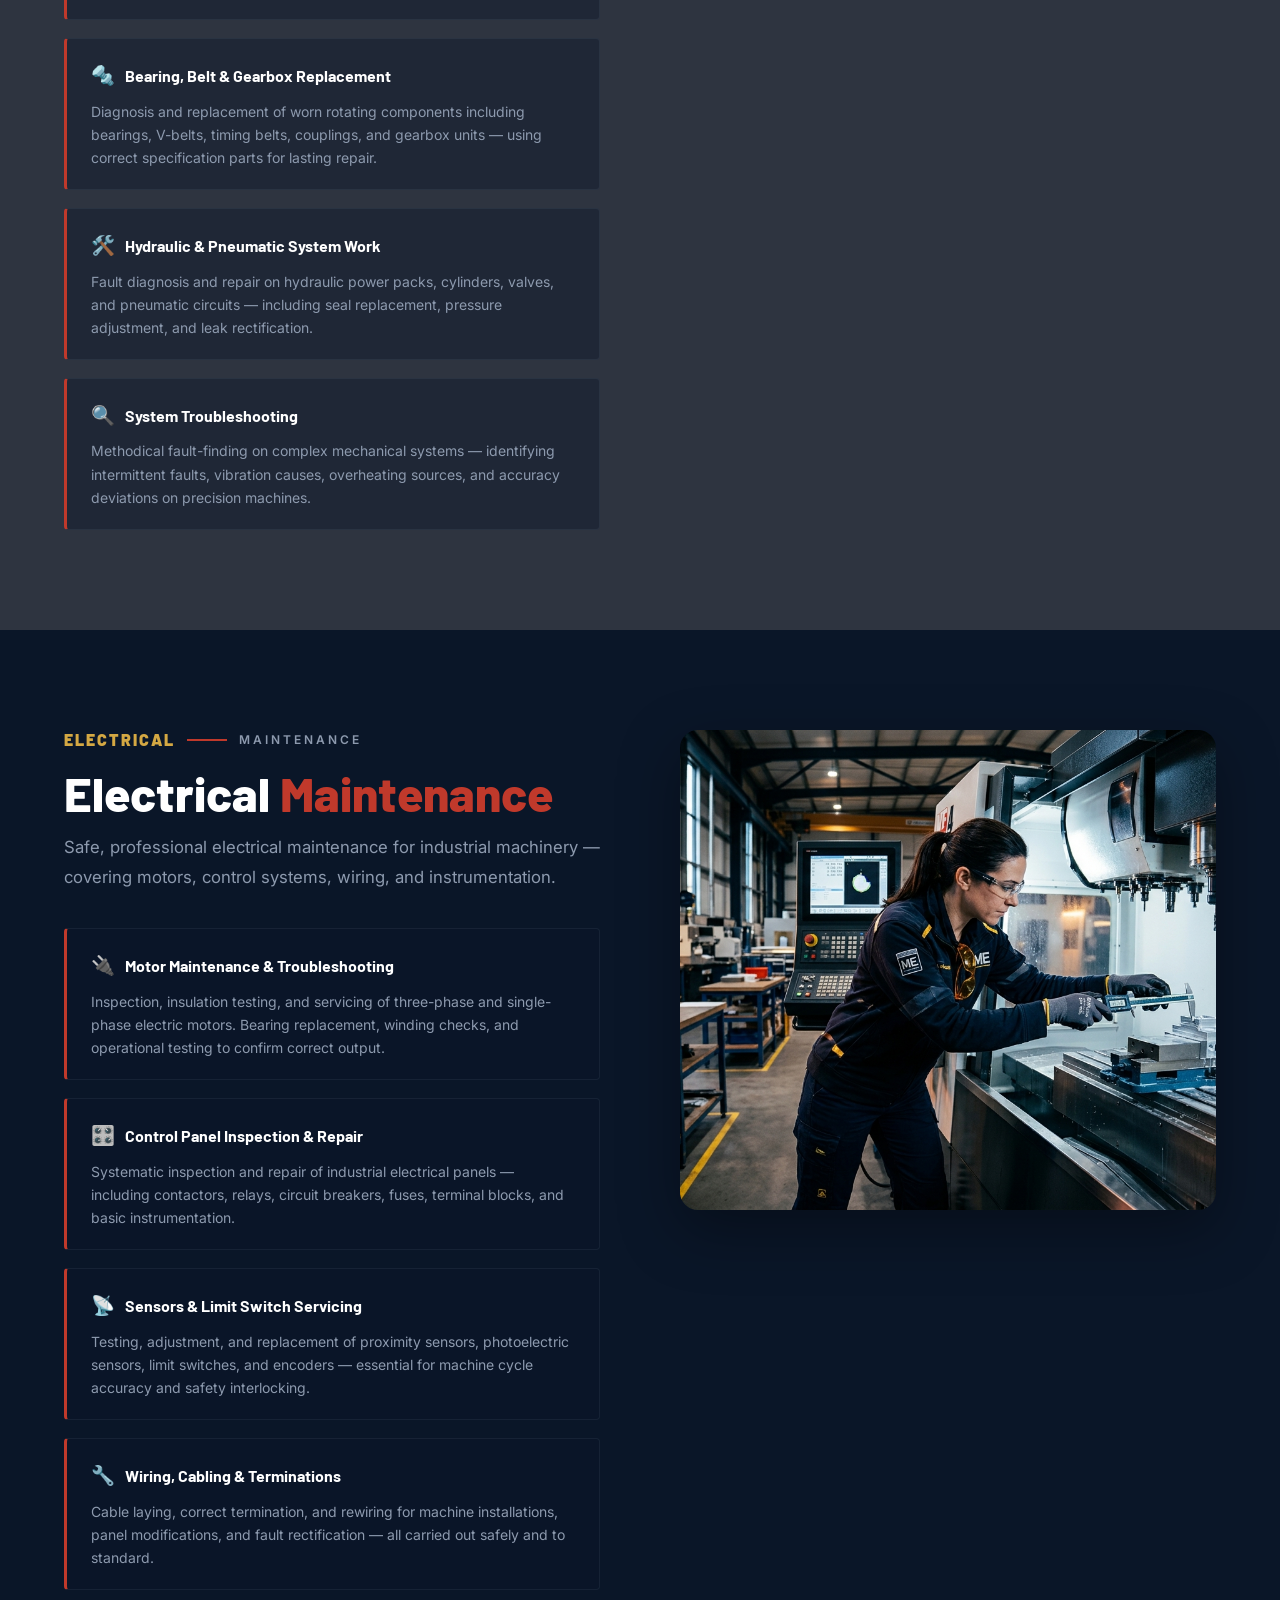
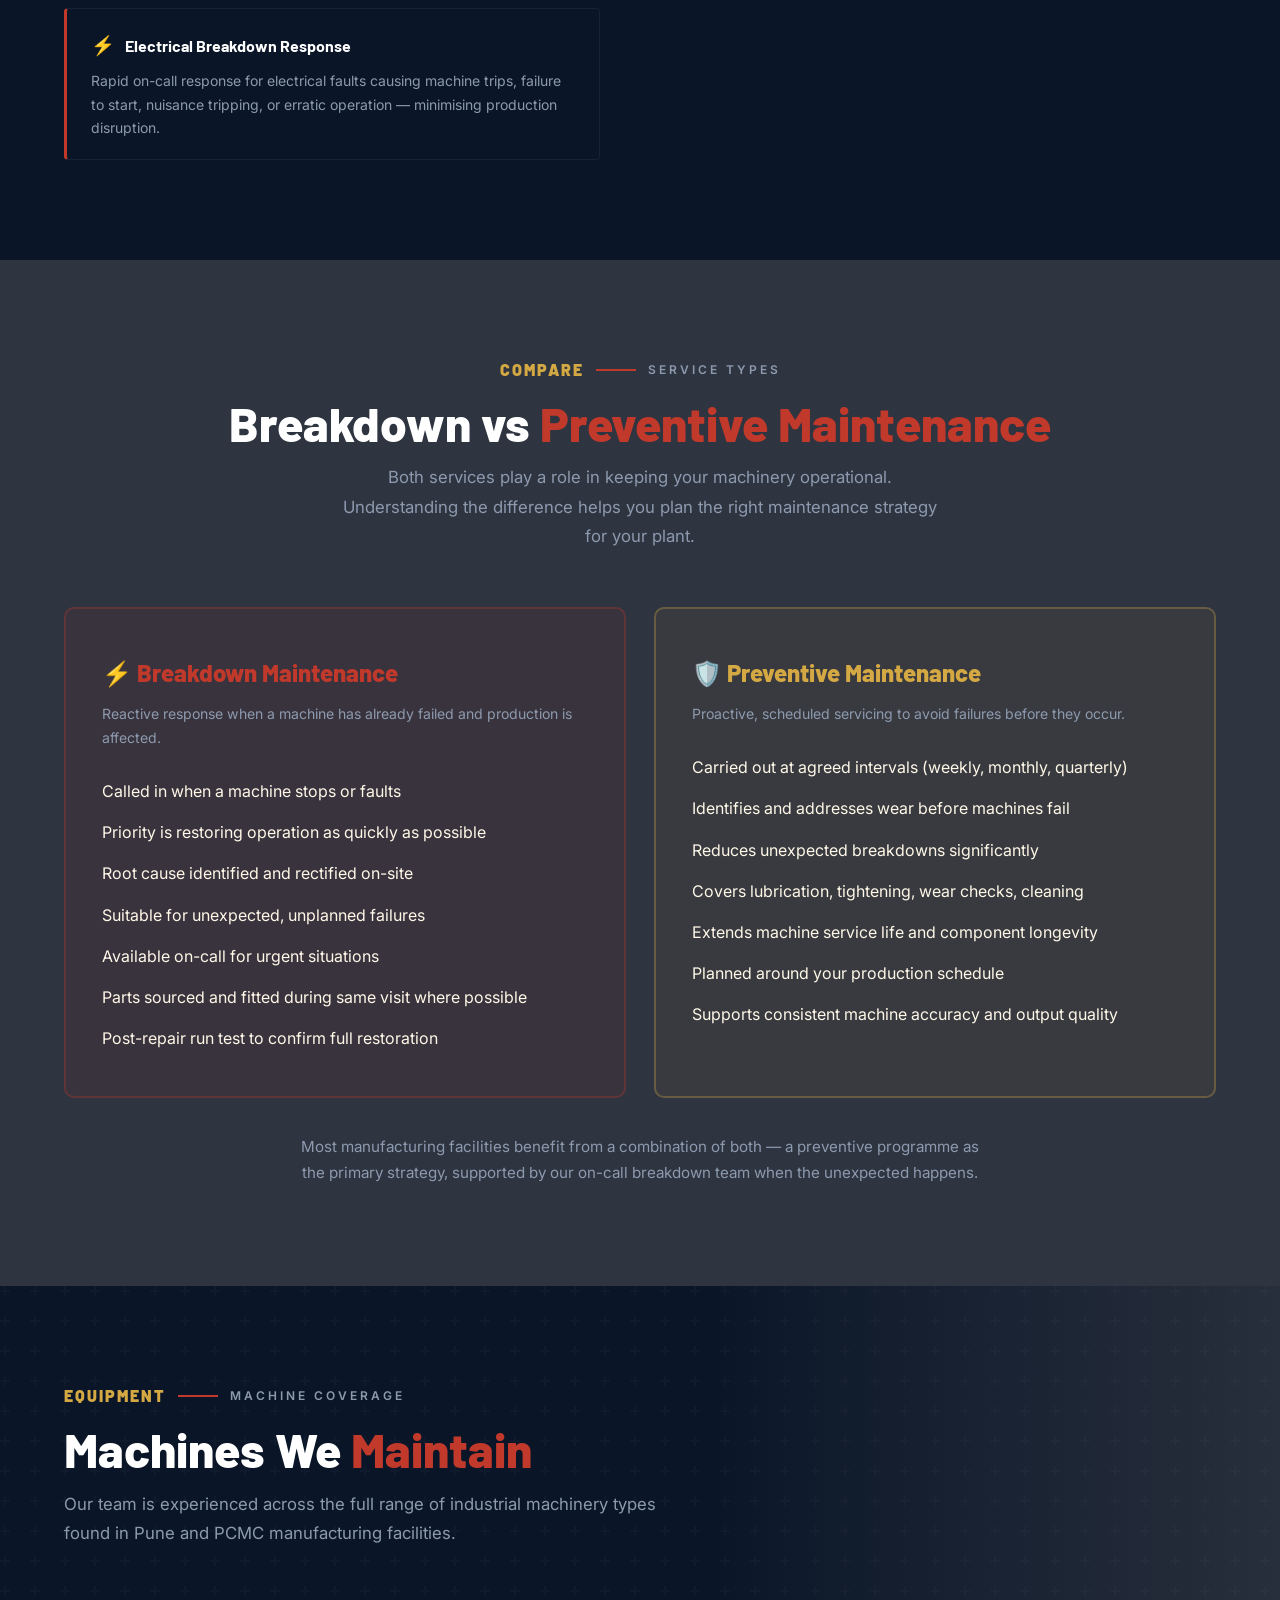
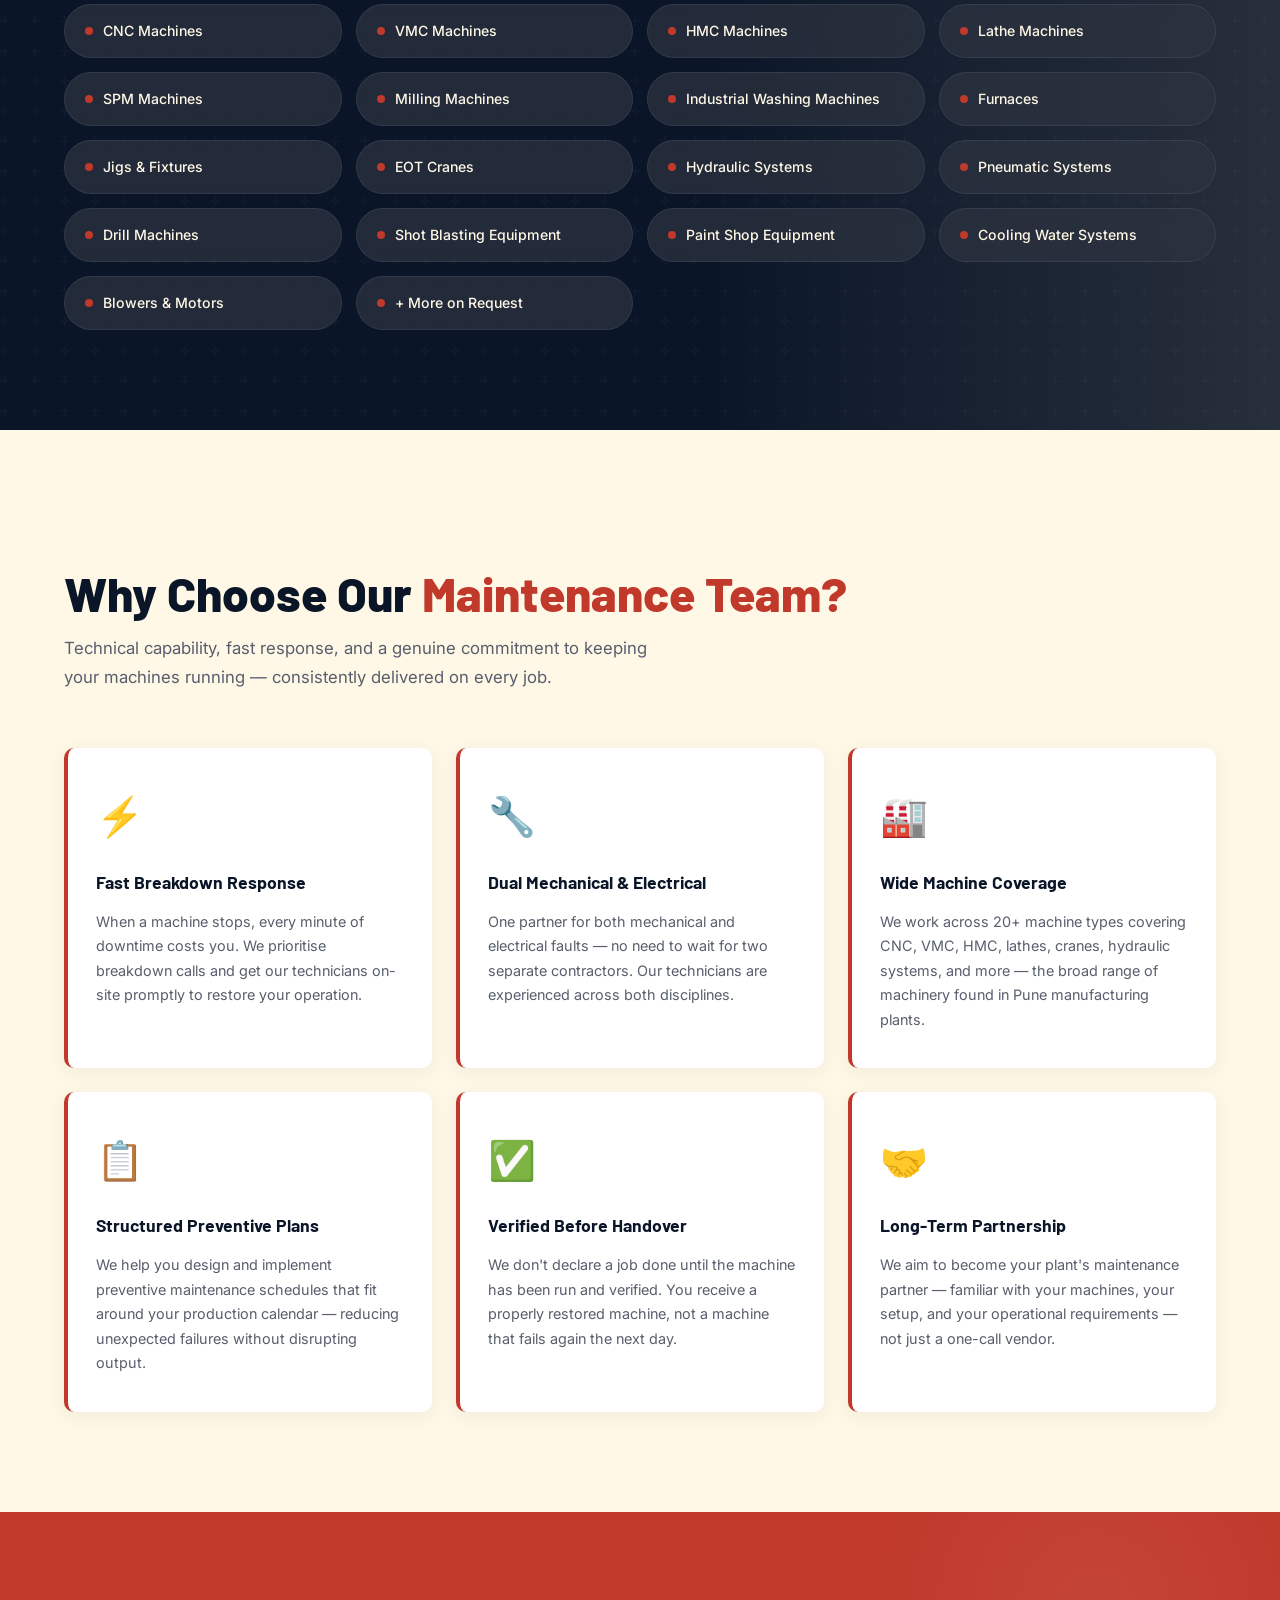
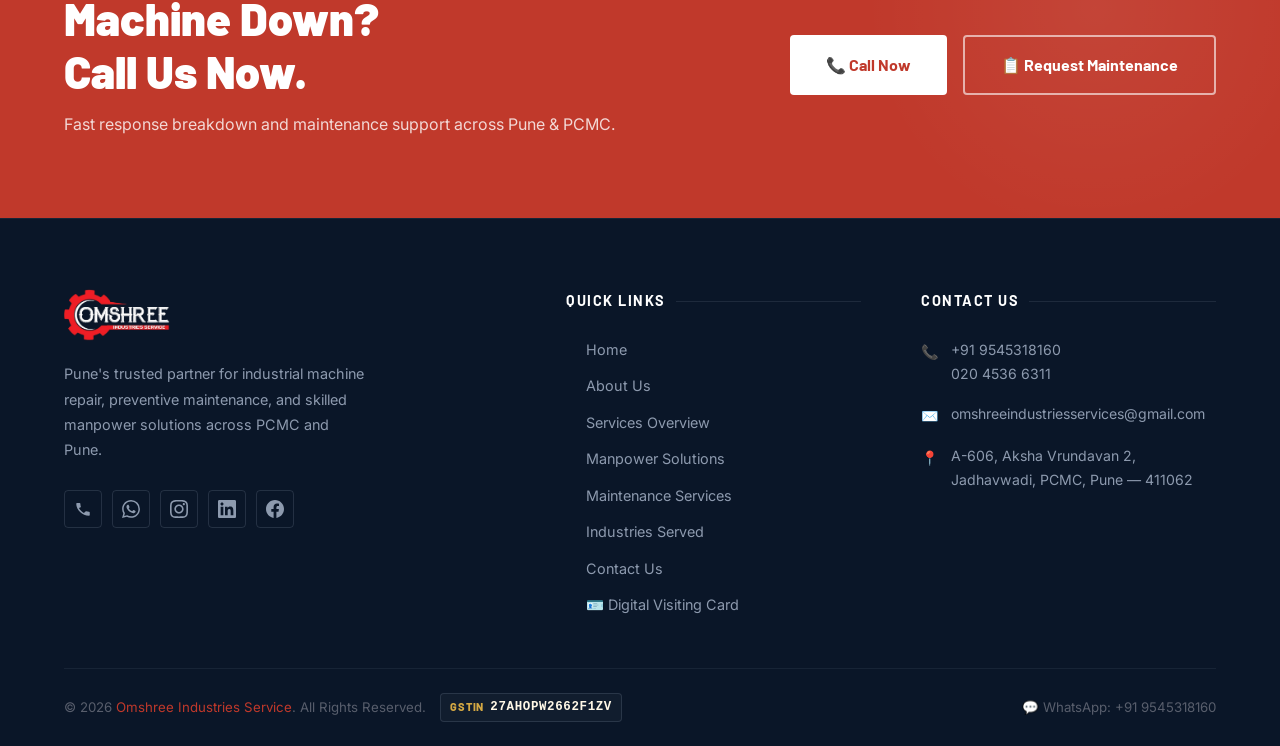
<file: maintenance.html>
<!DOCTYPE html>
<html lang="en">
<head>
  <meta charset="UTF-8" />
  <meta name="viewport" content="width=device-width, initial-scale=1.0" />
  <title>Maintenance Services | Omshree Industries Service — Pune</title>
  <meta name="description" content="Mechanical and electrical maintenance services for CNC, VMC, HMC, lathe, SPM, and all industrial machinery in Pune and PCMC. Breakdown repair, preventive maintenance, and installation support." />
  <link rel="icon" type="image/png" href="logo.png" />
  <link rel="stylesheet" href="style.css" />

  <!-- Google tag (gtag.js) for Google Analytics -->
  <script async src="https://www.googletagmanager.com/gtag/js?id=G-XXXXXXXXXX"></script>
  <script>
    window.dataLayer = window.dataLayer || [];
    function gtag(){dataLayer.push(arguments);}
    gtag('js', new Date());
    gtag('config', 'G-XXXXXXXXXX');
  </script>
</head>
<body>
<a href="https://wa.me/919545318160" class="wa-float" target="_blank" rel="noopener noreferrer" aria-label="WhatsApp"><span class="wa-tooltip">Chat on WhatsApp</span>💬</a>
<div id="nav-overlay" class="nav-overlay" style="display:none;"></div>

<header id="header" role="banner">
  <div class="container">
    <div class="header-inner">
      <a href="index.html" class="header-logo"><img src="logo.png" alt="Omshree Industries Service" width="170" height="50" /></a>
      <nav class="nav-links">
        <a href="index.html">Home</a>
        <a href="about.html">About</a>
        <div class="nav-dropdown">
          <a href="services.html" class="nav-active">Services ▾</a>
          <div class="dropdown-menu">
            <a href="services.html"><span class="dm-icon">⚙️</span> Services Overview</a>
            <a href="manpower.html"><span class="dm-icon">👷</span> Manpower Solutions</a>
            <a href="maintenance.html"><span class="dm-icon">🔧</span> Maintenance Services</a>
          </div>
        </div>
        <a href="industries.html">Industries</a>
        <a href="contact.html">Contact</a>
      </nav>
      <a href="tel:+919545318160" class="header-phone">📞 +91 9545318160</a>
      <button id="hamburger" class="hamburger" aria-label="Toggle Navigation"><span></span><span></span><span></span></button>
    </div>
  </div>
</header>
<nav id="mobile-nav" class="mobile-nav">
  <a href="index.html">🏠 Home</a>
  <a href="about.html">👤 About Us</a>
  <a href="services.html">⚙️ Services Overview</a>
  <a href="manpower.html">👷 Manpower Solutions</a>
  <a href="maintenance.html" class="nav-active">🔧 Maintenance Services</a>
  <a href="industries.html">🏭 Industries Served</a>
  <a href="contact.html">📬 Contact Us</a>
  <a href="tel:+919545318160" class="mobile-cta">📞 Call: +91 9545318160</a>
</nav>

<!-- ═══ PAGE HERO ══════════════════════════════════════════════ -->
<section class="page-hero" aria-labelledby="maint-page-title">
  <div class="page-hero-bg" style="background-image: url('maintenance_hero.jpg');"></div>
  <div class="page-hero-grid"></div>
  <div class="container">
    <div class="page-hero-content">
      <nav class="breadcrumb" aria-label="Breadcrumb"><a href="index.html">Home</a><span class="bc-sep">›</span><a href="services.html">Services</a><span class="bc-sep">›</span><span>Maintenance Services</span></nav>
      <h1 class="page-hero-title reveal" id="maint-page-title">Maintenance <span>Services</span></h1>
      <p class="page-hero-subtitle reveal">Mechanical and electrical maintenance for all major industrial machinery — from emergency breakdown recovery to scheduled preventive servicing programmes.</p>
    </div>
  </div>
</section>

<!-- ═══ STATS STRIP ═══════════════════════════════════════════ -->
<div class="stats-strip">
  <div class="container">
    <div class="stats-grid">
      <div class="stats-grid-item reveal"><div class="stat-big">20<sup>+</sup></div><div class="stat-desc">Machine Types Covered</div></div>
      <div class="stats-grid-item reveal"><div class="stat-big">7</div><div class="stat-desc">Mechanical Services</div></div>
      <div class="stats-grid-item reveal"><div class="stat-big">5</div><div class="stat-desc">Electrical Services</div></div>
      <div class="stats-grid-item reveal"><div class="stat-big">24<sub>/7</sub></div><div class="stat-desc">Breakdown Response</div></div>
    </div>
  </div>
</div>

<!-- ═══ MECHANICAL SERVICES ═══════════════════════════════════ -->
<section style="background:var(--charcoal); padding:var(--section-py) 0;" aria-labelledby="mech-title">
  <div class="container">
    <div class="service-detail-grid">
      <div>
        <div class="section-label reveal"><span class="step-num">Mechanical</span><span class="step-divider"></span><span class="step-tag">Maintenance</span></div>
        <h2 class="section-title reveal" id="mech-title">Mechanical <span>Maintenance</span></h2>
        <p class="section-subtitle reveal">Comprehensive mechanical support covering the full lifecycle of your industrial machinery — from emergency breakdown to routine preventive care.</p>
        <div class="service-items stagger-parent" style="margin-top:36px;">
          <div class="service-item-card reveal">
            <h4><span class="si-icon">🔥</span> Breakdown Maintenance</h4>
            <p>On-call emergency response when a machine fails unexpectedly. We diagnose the root cause, rectify the fault, and verify full restoration — minimising production downtime at every step.</p>
          </div>
          <div class="service-item-card reveal">
            <h4><span class="si-icon">📅</span> Preventive Maintenance</h4>
            <p>Scheduled, systematic inspection and servicing at agreed intervals. Covers lubrication, tightening, cleaning, wear checks, and early-stage fault detection before they escalate into breakdowns.</p>
          </div>
          <div class="service-item-card reveal">
            <h4><span class="si-icon">🏗️</span> Installation &amp; Commissioning</h4>
            <p>Mechanical installation of new or relocated industrial machinery including structural mounting, guarding, pipe work connections, and functional commissioning runs to confirm correct operation.</p>
          </div>
          <div class="service-item-card reveal">
            <h4><span class="si-icon">📐</span> Alignment &amp; Leveling</h4>
            <p>Precision shaft alignment using appropriate methods, machine leveling on foundations or vibration mounts, and geometric checks on machine tables and guides to restore accuracy.</p>
          </div>
          <div class="service-item-card reveal">
            <h4><span class="si-icon">🔩</span> Bearing, Belt &amp; Gearbox Replacement</h4>
            <p>Diagnosis and replacement of worn rotating components including bearings, V-belts, timing belts, couplings, and gearbox units — using correct specification parts for lasting repair.</p>
          </div>
          <div class="service-item-card reveal">
            <h4><span class="si-icon">🛠️</span> Hydraulic &amp; Pneumatic System Work</h4>
            <p>Fault diagnosis and repair on hydraulic power packs, cylinders, valves, and pneumatic circuits — including seal replacement, pressure adjustment, and leak rectification.</p>
          </div>
          <div class="service-item-card reveal">
            <h4><span class="si-icon">🔍</span> System Troubleshooting</h4>
            <p>Methodical fault-finding on complex mechanical systems — identifying intermittent faults, vibration causes, overheating sources, and accuracy deviations on precision machines.</p>
          </div>
        </div>
      </div>
      <div class="service-detail-img reveal reveal-right">
        <img src="machines1.jpg" alt="Gearbox and mechanical internals maintenance" loading="lazy" />
      </div>
    </div>
  </div>
</section>

<!-- ═══ ELECTRICAL SERVICES ═══════════════════════════════════ -->
<section id="electrical" style="background:var(--oxford-blue); padding:var(--section-py) 0;" aria-labelledby="elec-title">
  <div class="container">
    <div class="service-detail-grid" style="direction:rtl;">
      <div style="direction:ltr;">
        <div class="service-detail-img reveal reveal-left">
          <img src="maintenance_hero.jpg" alt="CNC machine electrical maintenance" loading="lazy" />
        </div>
      </div>
      <div style="direction:ltr;">
        <div class="section-label reveal"><span class="step-num">Electrical</span><span class="step-divider"></span><span class="step-tag">Maintenance</span></div>
        <h2 class="section-title reveal" id="elec-title">Electrical <span>Maintenance</span></h2>
        <p class="section-subtitle reveal">Safe, professional electrical maintenance for industrial machinery — covering motors, control systems, wiring, and instrumentation.</p>
        <div class="service-items stagger-parent" style="margin-top:36px;">
          <div class="service-item-card reveal">
            <h4><span class="si-icon">🔌</span> Motor Maintenance &amp; Troubleshooting</h4>
            <p>Inspection, insulation testing, and servicing of three-phase and single-phase electric motors. Bearing replacement, winding checks, and operational testing to confirm correct output.</p>
          </div>
          <div class="service-item-card reveal">
            <h4><span class="si-icon">🎛️</span> Control Panel Inspection &amp; Repair</h4>
            <p>Systematic inspection and repair of industrial electrical panels — including contactors, relays, circuit breakers, fuses, terminal blocks, and basic instrumentation.</p>
          </div>
          <div class="service-item-card reveal">
            <h4><span class="si-icon">📡</span> Sensors &amp; Limit Switch Servicing</h4>
            <p>Testing, adjustment, and replacement of proximity sensors, photoelectric sensors, limit switches, and encoders — essential for machine cycle accuracy and safety interlocking.</p>
          </div>
          <div class="service-item-card reveal">
            <h4><span class="si-icon">🔧</span> Wiring, Cabling &amp; Terminations</h4>
            <p>Cable laying, correct termination, and rewiring for machine installations, panel modifications, and fault rectification — all carried out safely and to standard.</p>
          </div>
          <div class="service-item-card reveal">
            <h4><span class="si-icon">⚡</span> Electrical Breakdown Response</h4>
            <p>Rapid on-call response for electrical faults causing machine trips, failure to start, nuisance tripping, or erratic operation — minimising production disruption.</p>
          </div>
        </div>
      </div>
    </div>
  </div>
</section>

<!-- ═══ BREAKDOWN vs PREVENTIVE COMPARISON ════════════════════ -->
<section class="comparison-section" aria-labelledby="comp-title">
  <div class="container">
    <div style="text-align:center; margin-bottom:56px;">
      <div class="section-label reveal" style="justify-content:center;"><span class="step-num">Compare</span><span class="step-divider"></span><span class="step-tag">Service Types</span></div>
      <h2 class="section-title reveal" id="comp-title" style="text-align:center;">Breakdown vs <span>Preventive Maintenance</span></h2>
      <p class="section-subtitle reveal" style="max-width:620px; margin:12px auto 0; text-align:center;">Both services play a role in keeping your machinery operational. Understanding the difference helps you plan the right maintenance strategy for your plant.</p>
    </div>
    <div class="comparison-grid">
      <div class="comp-card breakdown reveal reveal-left">
        <h3>⚡ Breakdown Maintenance</h3>
        <p class="comp-sub">Reactive response when a machine has already failed and production is affected.</p>
        <ul class="comp-list">
          <li><span class="ci-dot"></span>Called in when a machine stops or faults</li>
          <li><span class="ci-dot"></span>Priority is restoring operation as quickly as possible</li>
          <li><span class="ci-dot"></span>Root cause identified and rectified on-site</li>
          <li><span class="ci-dot"></span>Suitable for unexpected, unplanned failures</li>
          <li><span class="ci-dot"></span>Available on-call for urgent situations</li>
          <li><span class="ci-dot"></span>Parts sourced and fitted during same visit where possible</li>
          <li><span class="ci-dot"></span>Post-repair run test to confirm full restoration</li>
        </ul>
      </div>
      <div class="comp-card preventive reveal reveal-right">
        <h3>🛡️ Preventive Maintenance</h3>
        <p class="comp-sub">Proactive, scheduled servicing to avoid failures before they occur.</p>
        <ul class="comp-list">
          <li><span class="ci-dot"></span>Carried out at agreed intervals (weekly, monthly, quarterly)</li>
          <li><span class="ci-dot"></span>Identifies and addresses wear before machines fail</li>
          <li><span class="ci-dot"></span>Reduces unexpected breakdowns significantly</li>
          <li><span class="ci-dot"></span>Covers lubrication, tightening, wear checks, cleaning</li>
          <li><span class="ci-dot"></span>Extends machine service life and component longevity</li>
          <li><span class="ci-dot"></span>Planned around your production schedule</li>
          <li><span class="ci-dot"></span>Supports consistent machine accuracy and output quality</li>
        </ul>
      </div>
    </div>
    <p class="reveal" style="text-align:center; margin-top:36px; color:var(--steel-silver); font-size:0.95rem; max-width:680px; margin-left:auto; margin-right:auto;">Most manufacturing facilities benefit from a combination of both — a preventive programme as the primary strategy, supported by our on-call breakdown team when the unexpected happens.</p>
  </div>
</section>

<!-- ═══ EQUIPMENT WE SERVICE ══════════════════════════════════ -->
<section style="position:relative; padding:var(--section-py) 0; overflow:hidden;" aria-labelledby="equip-maint-title">
  <div class="machines-bg"></div>
  <div class="texture-overlay"></div>
  <div class="machines-content container">
    <div class="machines-header">
      <div class="section-label reveal"><span class="step-num">Equipment</span><span class="step-divider"></span><span class="step-tag">Machine Coverage</span></div>
      <h2 class="section-title reveal" id="equip-maint-title">Machines We <span>Maintain</span></h2>
      <p class="section-subtitle reveal">Our team is experienced across the full range of industrial machinery types found in Pune and PCMC manufacturing facilities.</p>
    </div>
    <div class="equipment-grid stagger-parent">
      <div class="equip-pill reveal"><span class="equip-dot"></span>CNC Machines</div>
      <div class="equip-pill reveal"><span class="equip-dot"></span>VMC Machines</div>
      <div class="equip-pill reveal"><span class="equip-dot"></span>HMC Machines</div>
      <div class="equip-pill reveal"><span class="equip-dot"></span>Lathe Machines</div>
      <div class="equip-pill reveal"><span class="equip-dot"></span>SPM Machines</div>
      <div class="equip-pill reveal"><span class="equip-dot"></span>Milling Machines</div>
      <div class="equip-pill reveal"><span class="equip-dot"></span>Industrial Washing Machines</div>
      <div class="equip-pill reveal"><span class="equip-dot"></span>Furnaces</div>
      <div class="equip-pill reveal"><span class="equip-dot"></span>Jigs &amp; Fixtures</div>
      <div class="equip-pill reveal"><span class="equip-dot"></span>EOT Cranes</div>
      <div class="equip-pill reveal"><span class="equip-dot"></span>Hydraulic Systems</div>
      <div class="equip-pill reveal"><span class="equip-dot"></span>Pneumatic Systems</div>
      <div class="equip-pill reveal"><span class="equip-dot"></span>Drill Machines</div>
      <div class="equip-pill reveal"><span class="equip-dot"></span>Shot Blasting Equipment</div>
      <div class="equip-pill reveal"><span class="equip-dot"></span>Paint Shop Equipment</div>
      <div class="equip-pill reveal"><span class="equip-dot"></span>Cooling Water Systems</div>
      <div class="equip-pill reveal"><span class="equip-dot"></span>Blowers &amp; Motors</div>
      <div class="equip-pill reveal"><span class="equip-dot"></span>+ More on Request</div>
    </div>
  </div>
</section>

<!-- ═══ WHY CHOOSE US ══════════════════════════════════════════ -->
<section id="why-us" aria-labelledby="why-maint-title">
  <div class="container">
    <div class="section-label reveal"><span class="step-num">Why Us</span><span class="step-divider"></span><span class="step-tag">Our Advantage</span></div>
    <h2 class="section-title reveal" id="why-maint-title">Why Choose Our <span>Maintenance Team?</span></h2>
    <p class="section-subtitle reveal">Technical capability, fast response, and a genuine commitment to keeping your machines running — consistently delivered on every job.</p>
    <div class="why-grid stagger-parent">
      <article class="why-card reveal"><span class="why-icon">⚡</span><h3>Fast Breakdown Response</h3><p>When a machine stops, every minute of downtime costs you. We prioritise breakdown calls and get our technicians on-site promptly to restore your operation.</p></article>
      <article class="why-card reveal"><span class="why-icon">🔧</span><h3>Dual Mechanical &amp; Electrical</h3><p>One partner for both mechanical and electrical faults — no need to wait for two separate contractors. Our technicians are experienced across both disciplines.</p></article>
      <article class="why-card reveal"><span class="why-icon">🏭</span><h3>Wide Machine Coverage</h3><p>We work across 20+ machine types covering CNC, VMC, HMC, lathes, cranes, hydraulic systems, and more — the broad range of machinery found in Pune manufacturing plants.</p></article>
      <article class="why-card reveal"><span class="why-icon">📋</span><h3>Structured Preventive Plans</h3><p>We help you design and implement preventive maintenance schedules that fit around your production calendar — reducing unexpected failures without disrupting output.</p></article>
      <article class="why-card reveal"><span class="why-icon">✅</span><h3>Verified Before Handover</h3><p>We don't declare a job done until the machine has been run and verified. You receive a properly restored machine, not a machine that fails again the next day.</p></article>
      <article class="why-card reveal"><span class="why-icon">🤝</span><h3>Long-Term Partnership</h3><p>We aim to become your plant's maintenance partner — familiar with your machines, your setup, and your operational requirements — not just a one-call vendor.</p></article>
    </div>
  </div>
</section>

<!-- ═══ CTA + FOOTER ══════════════════════════════════════════ -->
<section id="contact-cta">
  <div class="container">
    <div class="cta-inner">
      <div class="cta-text reveal reveal-left"><h2>Machine Down?<br>Call Us Now.</h2><p>Fast response breakdown and maintenance support across Pune &amp; PCMC.</p></div>
      <div class="cta-actions reveal reveal-right">
        <a href="tel:+919545318160" class="btn-white">📞 Call Now</a>
        <a href="contact.html" class="btn-ghost-white">📋 Request Maintenance</a>
      </div>
    </div>
  </div>
</section>

<footer id="footer" role="contentinfo">
  <div class="container">
    <div class="footer-grid">
      <div class="footer-brand"><img src="logo.png" alt="Omshree Industries Service" width="160" height="48" loading="lazy" /><p>Pune's trusted partner for industrial machine repair, preventive maintenance, and skilled manpower solutions across PCMC and Pune.</p><div class="social-links">
        <a href="tel:+919545318160" class="social-btn-sm wa" title="Call"><svg viewBox="0 0 24 24"><path d="M6.6 10.8c1.4 2.8 3.8 5.1 6.6 6.6l2.2-2.2c.3-.3.7-.4 1-.2 1.1.4 2.3.6 3.6.6.6 0 1 .4 1 1V20c0 .6-.4 1-1 1C11 21 3 13 3 5c0-.6.4-1 1-1h3.5c.6 0 1 .4 1 1 0 1.3.2 2.5.6 3.6.1.3 0 .7-.2 1L6.6 10.8z"/></svg></a>
        <a href="https://wa.me/919545318160" class="social-btn-sm wa" title="WhatsApp" target="_blank" rel="noopener noreferrer"><svg viewBox="0 0 24 24"><path d="M17.472 14.382c-.297-.149-1.758-.867-2.03-.967-.273-.099-.471-.148-.67.15-.197.297-.767.966-.94 1.164-.173.199-.347.223-.644.075-.297-.15-1.255-.463-2.39-1.475-.883-.788-1.48-1.761-1.653-2.059-.173-.297-.018-.458.13-.606.134-.133.298-.347.446-.52.149-.174.198-.298.298-.497.099-.198.05-.371-.025-.52-.075-.149-.669-1.612-.916-2.207-.242-.579-.487-.5-.669-.51-.173-.008-.371-.01-.57-.01-.198 0-.52.074-.792.372-.272.297-1.04 1.016-1.04 2.479 0 1.462 1.065 2.875 1.213 3.074.149.198 2.096 3.2 5.077 4.487.709.306 1.262.489 1.694.625.712.227 1.36.195 1.871.118.571-.085 1.758-.719 2.006-1.413.248-.694.248-1.289.173-1.413-.074-.124-.272-.198-.57-.347m-5.421 7.403h-.004a9.87 9.87 0 01-5.031-1.378l-.361-.214-3.741.982.998-3.648-.235-.374a9.86 9.86 0 01-1.51-5.26c.001-5.45 4.436-9.884 9.888-9.884 2.64 0 5.122 1.03 6.988 2.898a9.825 9.825 0 012.893 6.994c-.003 5.45-4.437 9.884-9.885 9.884m8.413-18.297A11.815 11.815 0 0012.05 0C5.495 0 .16 5.335.157 11.892c0 2.096.547 4.142 1.588 5.945L.057 24l6.305-1.654a11.882 11.882 0 005.683 1.448h.005c6.554 0 11.89-5.335 11.893-11.893a11.821 11.821 0 00-3.48-8.413z"/></svg></a>
        <a href="https://www.instagram.com/omshree_industries_service/" class="social-btn-sm ig" title="Instagram" target="_blank" rel="noopener noreferrer"><svg viewBox="0 0 24 24"><path d="M12 2.163c3.204 0 3.584.012 4.85.07 3.252.148 4.771 1.691 4.919 4.919.058 1.265.069 1.645.069 4.849 0 3.205-.012 3.584-.069 4.849-.149 3.225-1.664 4.771-4.919 4.919-1.266.058-1.644.07-4.85.07-3.204 0-3.584-.012-4.849-.07-3.26-.149-4.771-1.699-4.919-4.92-.058-1.265-.07-1.644-.07-4.849 0-3.204.013-3.583.07-4.849.149-3.227 1.664-4.771 4.919-4.919 1.266-.057 1.645-.069 4.849-.069zm0-2.163c-3.259 0-3.667.014-4.947.072-4.358.2-6.78 2.618-6.98 6.98-.059 1.281-.073 1.689-.073 4.948 0 3.259.014 3.668.072 4.948.2 4.358 2.618 6.78 6.98 6.98 1.281.058 1.689.072 4.948.072 3.259 0 3.668-.014 4.948-.072 4.354-.2 6.782-2.618 6.979-6.98.059-1.28.073-1.689.073-4.948 0-3.259-.014-3.667-.072-4.947-.196-4.354-2.617-6.78-6.979-6.98-1.281-.059-1.69-.073-4.949-.073zm0 5.838c-3.403 0-6.162 2.759-6.162 6.162s2.759 6.163 6.162 6.163 6.162-2.759 6.162-6.163c0-3.403-2.759-6.162-6.162-6.162zm0 10.162c-2.209 0-4-1.79-4-4 0-2.209 1.791-4 4-4s4 1.791 4 4c0 2.21-1.791 4-4 4zm6.406-11.845c-.796 0-1.441.645-1.441 1.44s.645 1.44 1.441 1.44c.795 0 1.439-.645 1.439-1.44s-.644-1.44-1.439-1.44z"/></svg></a>
        <a href="https://www.linkedin.com/in/pratibha-wadje-585568360/?isSelfProfile=true" class="social-btn-sm li" title="LinkedIn" target="_blank" rel="noopener noreferrer"><svg viewBox="0 0 24 24"><path d="M20.447 20.452h-3.554v-5.569c0-1.328-.027-3.037-1.852-3.037-1.853 0-2.136 1.445-2.136 2.939v5.667H9.351V9h3.414v1.561h.046c.477-.9 1.637-1.85 3.37-1.85 3.601 0 4.267 2.37 4.267 5.455v6.286zM5.337 7.433c-1.144 0-2.063-.926-2.063-2.065 0-1.138.92-2.063 2.063-2.063 1.14 0 2.064.925 2.064 2.063 0 1.139-.925 2.065-2.064 2.065zm1.782 13.019H3.555V9h3.564v11.452zM22.225 0H1.771C.792 0 0 .774 0 1.729v20.542C0 23.227.792 24 1.771 24h20.451C23.2 24 24 23.227 24 22.271V1.729C24 .774 23.2 0 22.222 0h.003z"/></svg></a>
        <a href="https://www.facebook.com/profile.php?id=61595515780382" class="social-btn-sm fb" title="Facebook" target="_blank" rel="noopener noreferrer"><svg viewBox="0 0 24 24"><path d="M24 12.073c0-6.627-5.373-12-12-12s-12 5.373-12 12c0 5.99 4.388 10.954 10.125 11.854v-8.385H7.078v-3.47h3.047V9.43c0-3.007 1.792-4.669 4.533-4.669 1.312 0 2.686.235 2.686.235v2.953H15.83c-1.491 0-1.956.925-1.956 1.874v2.25h3.328l-.532 3.47h-2.796v8.385C19.612 23.027 24 18.062 24 12.073z"/></svg></a>
      </div></div>
      <nav class="footer-col"><h4>Quick Links</h4><ul class="footer-links"><li><a href="index.html">Home</a></li><li><a href="about.html">About Us</a></li><li><a href="services.html">Services Overview</a></li><li><a href="manpower.html">Manpower Solutions</a></li><li><a href="maintenance.html">Maintenance Services</a></li><li><a href="industries.html">Industries Served</a></li><li><a href="contact.html">Contact Us</a></li><li><a href="contact.html#digital-card">🪪 Digital Visiting Card</a></li></ul></nav>
      <address class="footer-col" style="font-style:normal;"><h4>Contact Us</h4><div class="footer-contact-items"><div class="footer-contact-item"><span class="fci-icon">📞</span><div><a href="tel:+919545318160">+91 9545318160</a><br><a href="tel:02045366311">020 4536 6311</a></div></div><div class="footer-contact-item"><span class="fci-icon">✉️</span><div><a href="mailto:omshreeindustriesservices@gmail.com">omshreeindustriesservices@gmail.com</a></div></div><div class="footer-contact-item"><span class="fci-icon">📍</span><div>A-606, Aksha Vrundavan 2, Jadhavwadi, PCMC, Pune — 411062</div></div></div></address>
    </div>
    <div class="footer-bottom">
      <div class="footer-bottom-info">
        <p>© 2026 <span>Omshree Industries Service</span>. All Rights Reserved.</p>
        <span class="footer-gst-tag" title="Verified GSTIN Registration"><span class="gst-label">GSTIN</span><span class="gst-val">27AHOPW2662F1ZV</span></span>
      </div>
      <a href="https://wa.me/919545318160" target="_blank" rel="noopener noreferrer" style="font-size:0.83rem;color:var(--davys-grey);display:flex;align-items:center;gap:8px;">💬 WhatsApp: +91 9545318160</a>
    </div>
  </div>
</footer>
<script src="script.js" defer></script>
</body>
</html>
</file>
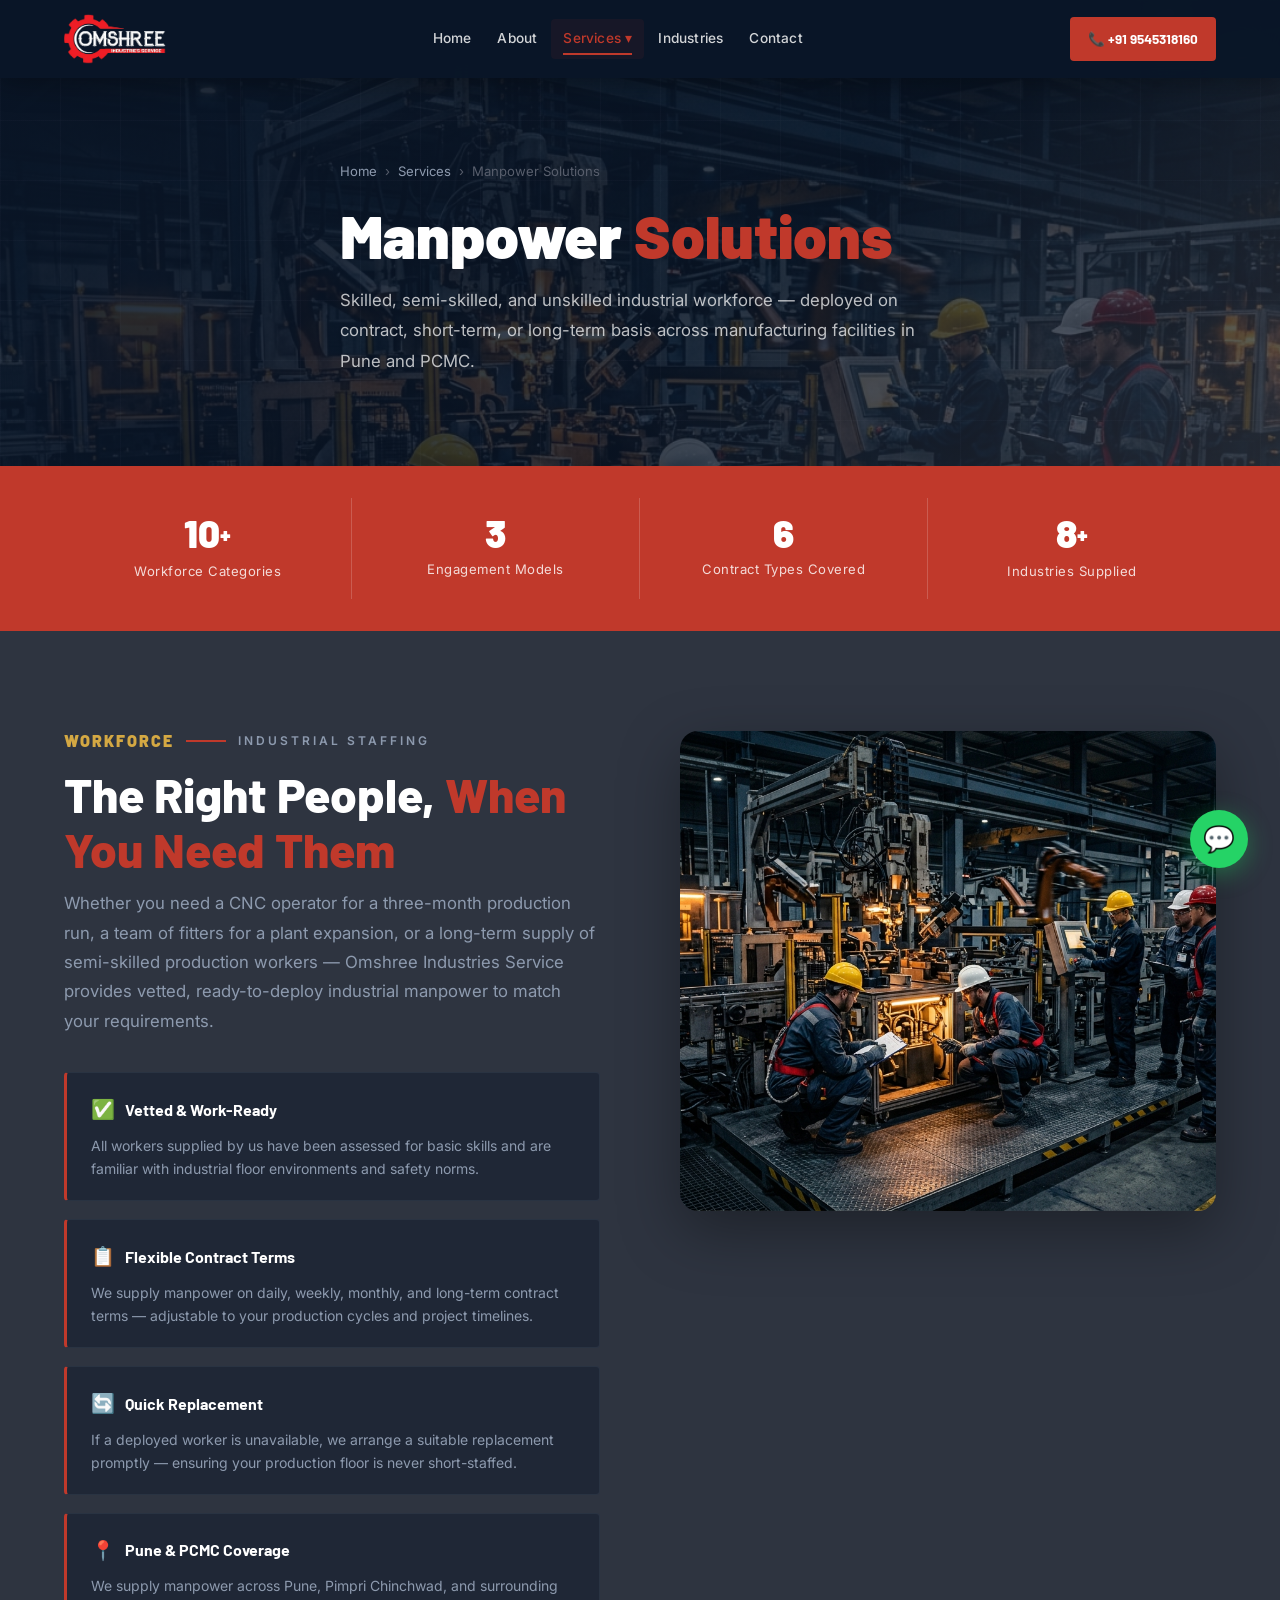
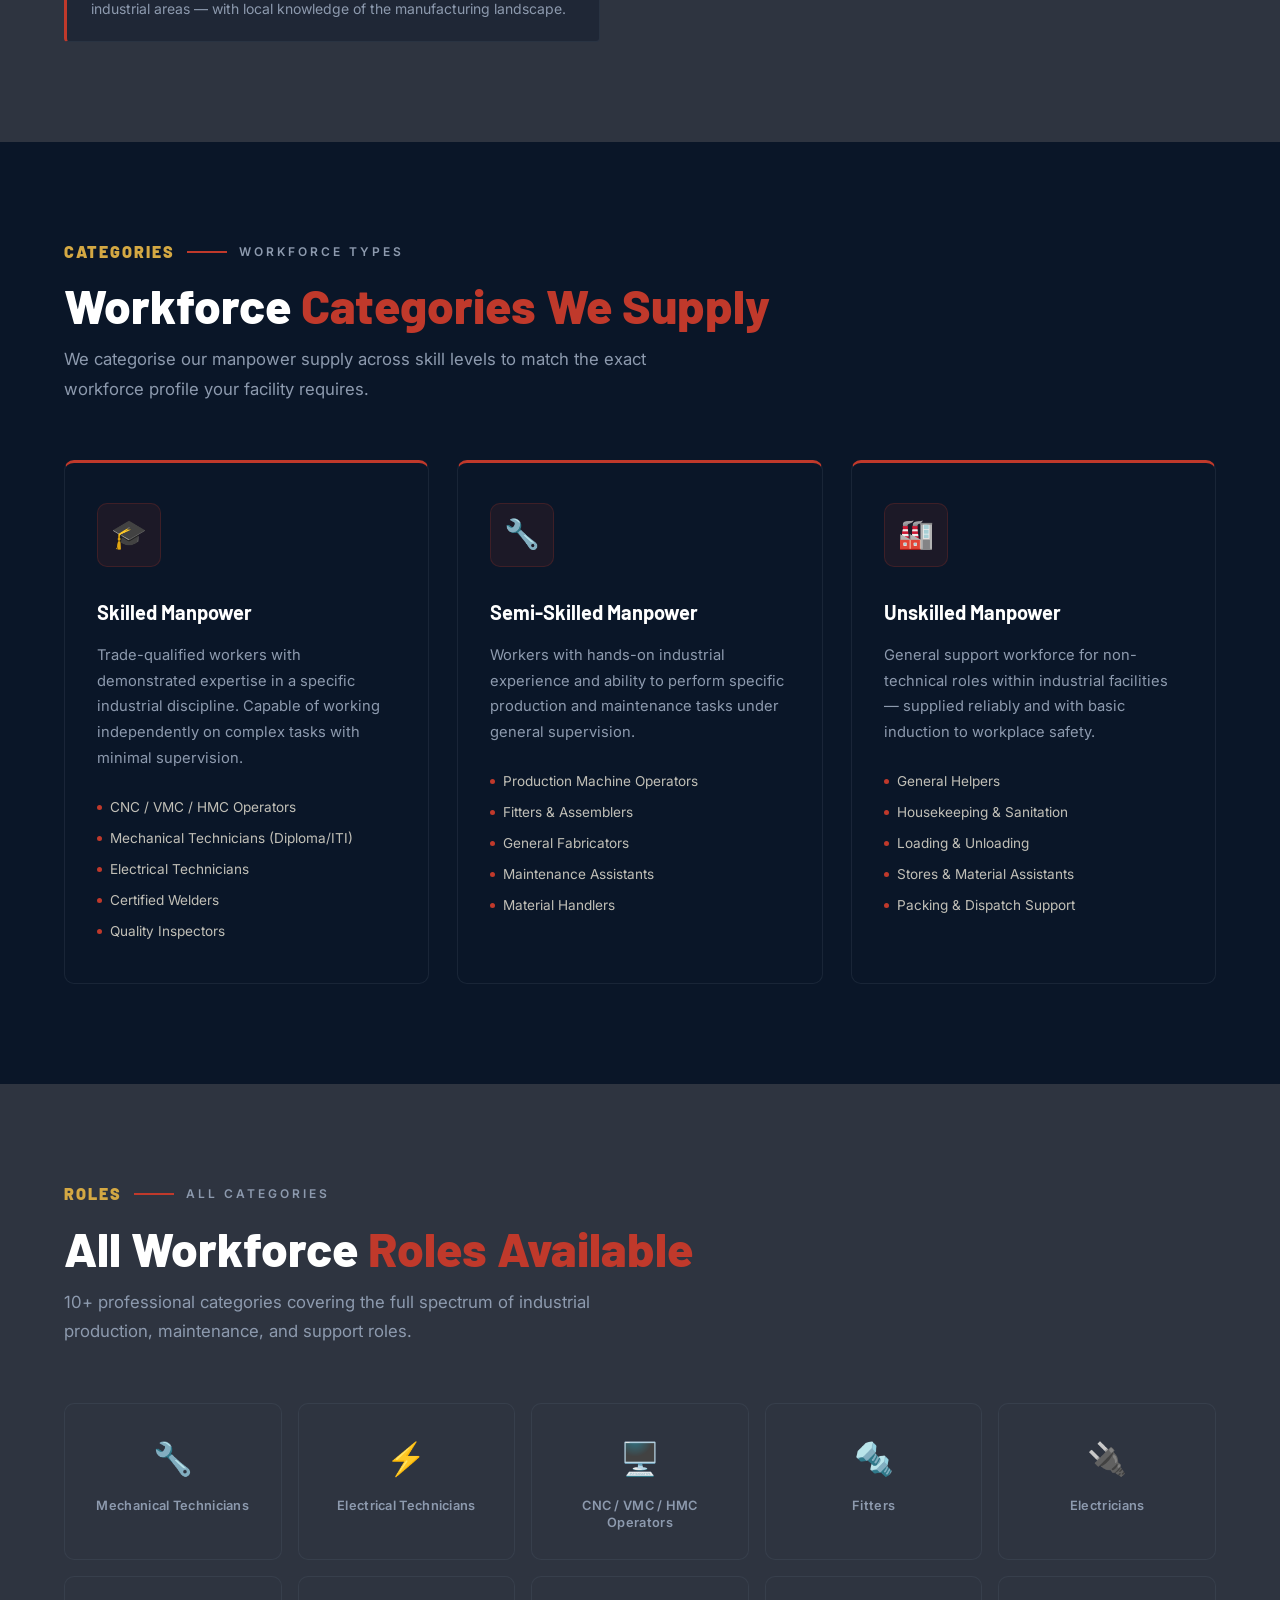
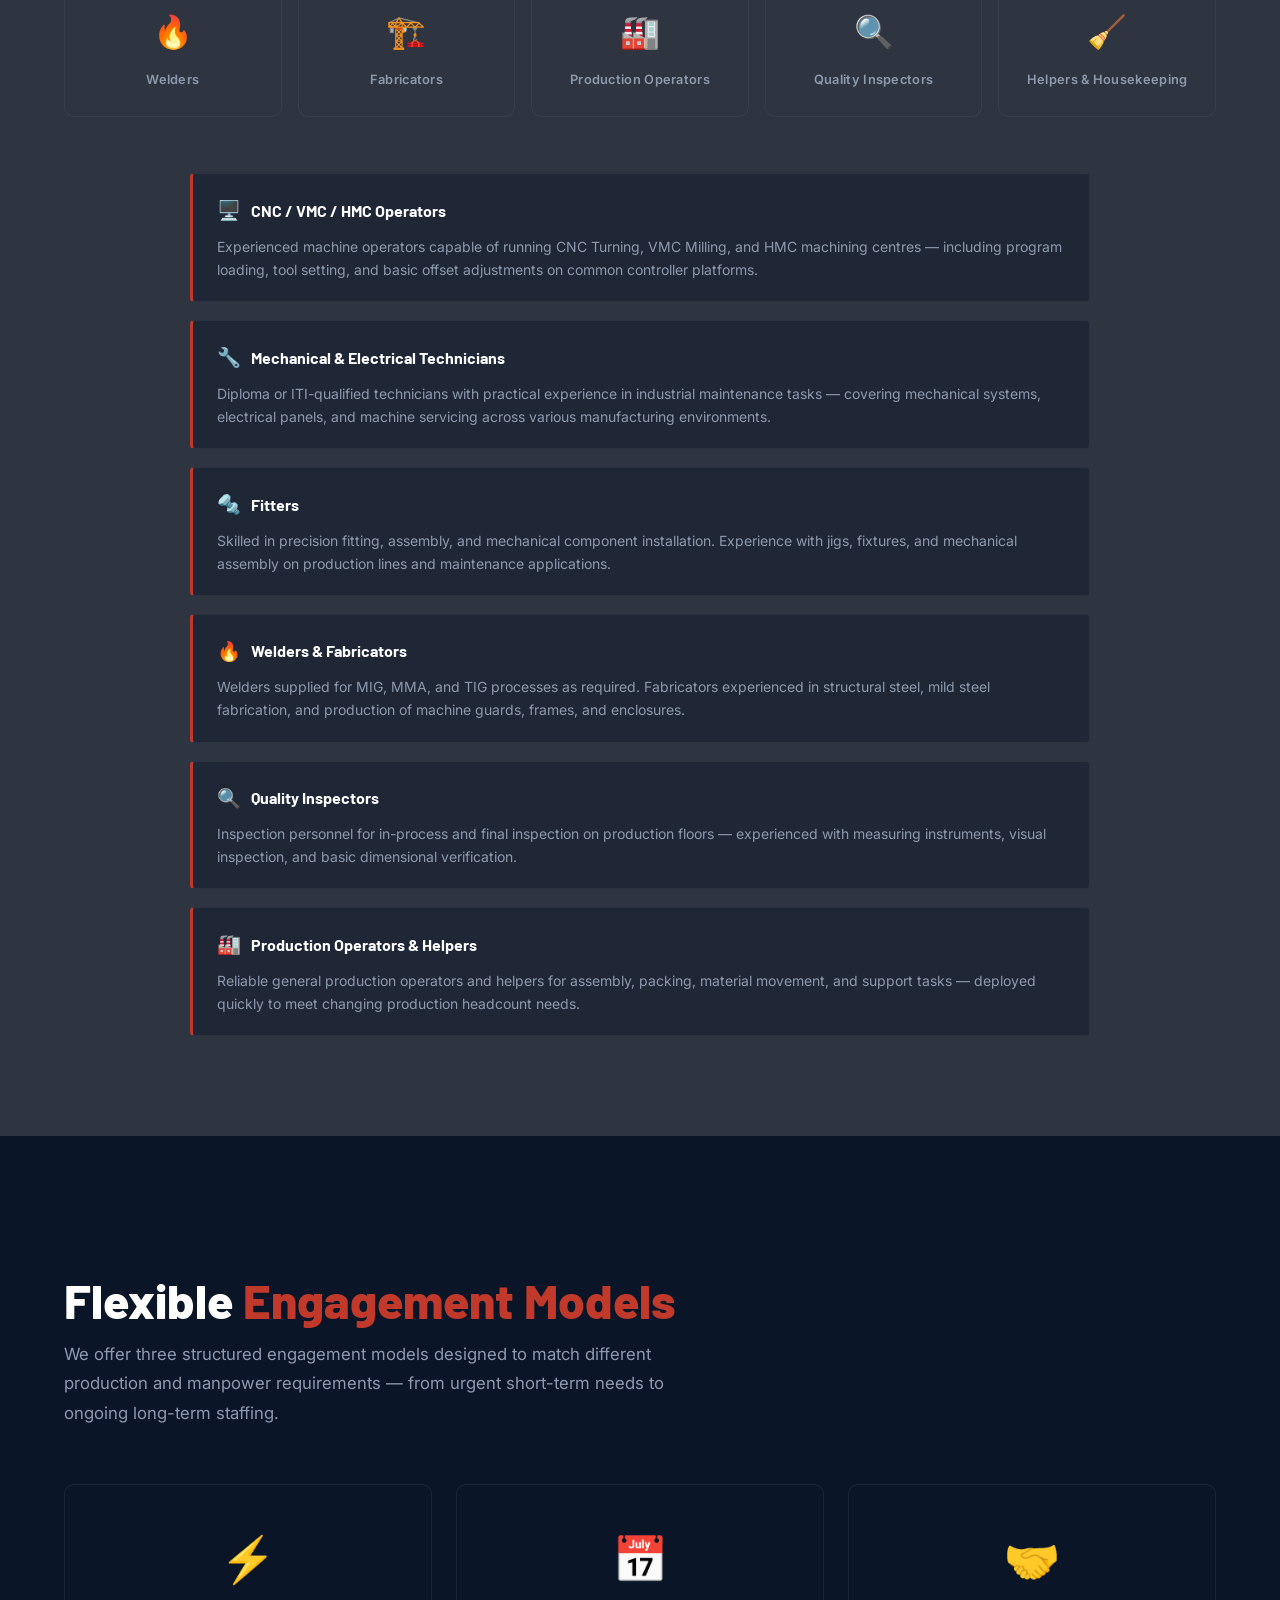
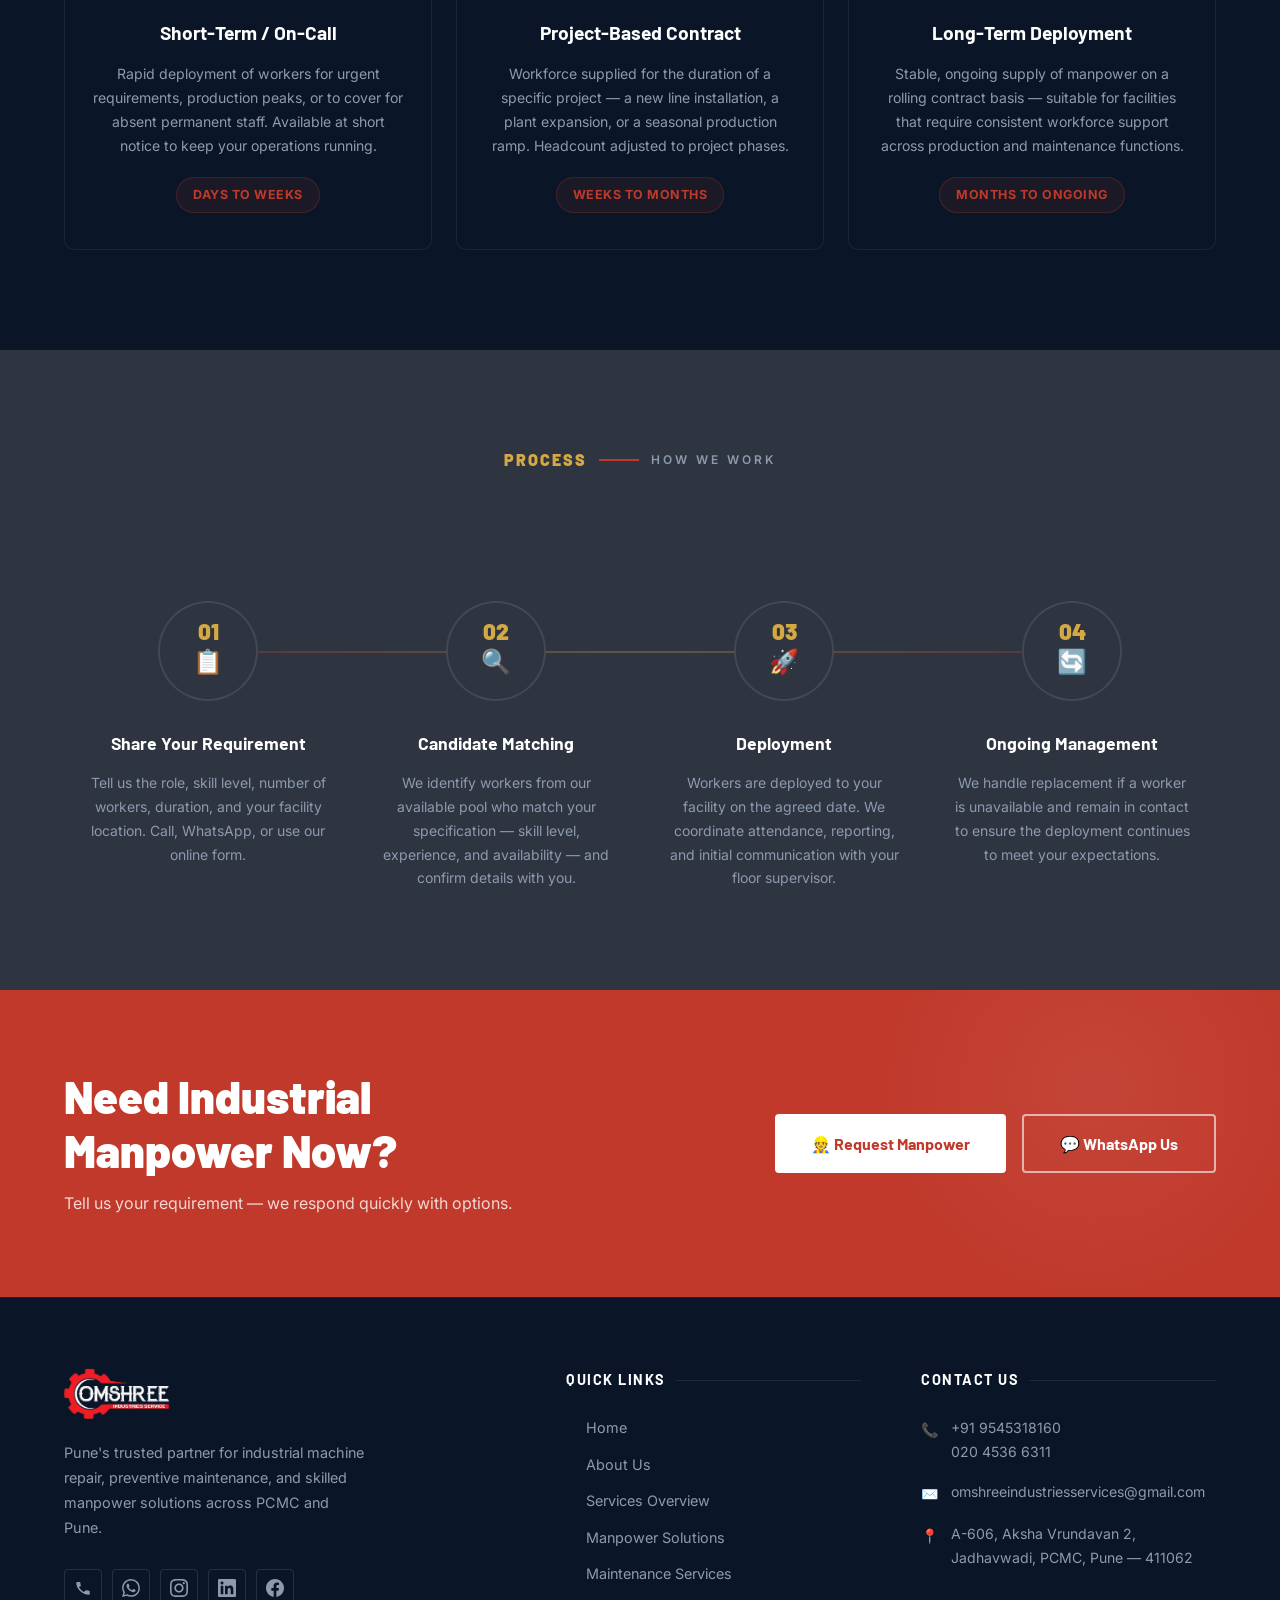
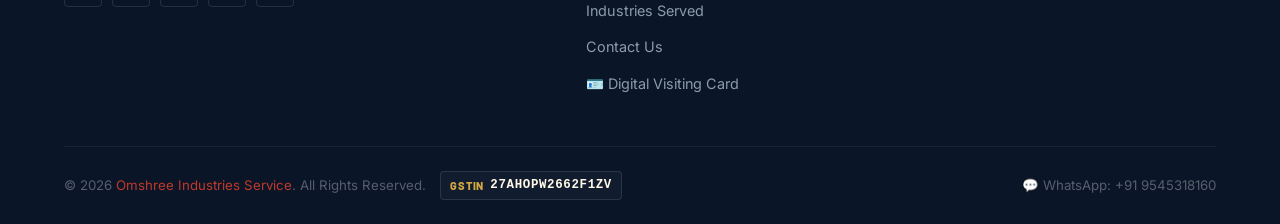
<file: manpower.html>
<!DOCTYPE html>
<html lang="en">
<head>
  <meta charset="UTF-8" />
  <meta name="viewport" content="width=device-width, initial-scale=1.0" />
  <title>Manpower Solutions | Omshree Industries Service — Pune</title>
  <meta name="description" content="Omshree Industries Service provides skilled, semi-skilled, and unskilled industrial manpower for manufacturing units in Pune and PCMC. CNC operators, technicians, welders, fitters, and more." />
  <link rel="icon" type="image/png" href="logo.png" />
  <link rel="stylesheet" href="style.css" />

  <!-- Google tag (gtag.js) for Google Analytics -->
  <script async src="https://www.googletagmanager.com/gtag/js?id=G-XXXXXXXXXX"></script>
  <script>
    window.dataLayer = window.dataLayer || [];
    function gtag(){dataLayer.push(arguments);}
    gtag('js', new Date());
    gtag('config', 'G-XXXXXXXXXX');
  </script>
</head>
<body>
<a href="https://wa.me/919545318160" class="wa-float" target="_blank" rel="noopener noreferrer" aria-label="WhatsApp"><span class="wa-tooltip">Chat on WhatsApp</span>💬</a>
<div id="nav-overlay" class="nav-overlay" style="display:none;"></div>

<header id="header" role="banner">
  <div class="container">
    <div class="header-inner">
      <a href="index.html" class="header-logo"><img src="logo.png" alt="Omshree Industries Service" width="170" height="50" /></a>
      <nav class="nav-links">
        <a href="index.html">Home</a>
        <a href="about.html">About</a>
        <div class="nav-dropdown">
          <a href="services.html" class="nav-active">Services ▾</a>
          <div class="dropdown-menu">
            <a href="services.html"><span class="dm-icon">⚙️</span> Services Overview</a>
            <a href="manpower.html"><span class="dm-icon">👷</span> Manpower Solutions</a>
            <a href="maintenance.html"><span class="dm-icon">🔧</span> Maintenance Services</a>
          </div>
        </div>
        <a href="industries.html">Industries</a>
        <a href="contact.html">Contact</a>
      </nav>
      <a href="tel:+919545318160" class="header-phone">📞 +91 9545318160</a>
      <button id="hamburger" class="hamburger" aria-label="Toggle Navigation"><span></span><span></span><span></span></button>
    </div>
  </div>
</header>
<nav id="mobile-nav" class="mobile-nav">
  <a href="index.html">🏠 Home</a>
  <a href="about.html">👤 About Us</a>
  <a href="services.html">⚙️ Services Overview</a>
  <a href="manpower.html" class="nav-active">👷 Manpower Solutions</a>
  <a href="maintenance.html">🔧 Maintenance Services</a>
  <a href="industries.html">🏭 Industries Served</a>
  <a href="contact.html">📬 Contact Us</a>
  <a href="tel:+919545318160" class="mobile-cta">📞 Call: +91 9545318160</a>
</nav>

<!-- ═══ PAGE HERO ══════════════════════════════════════════════ -->
<section class="page-hero" aria-labelledby="mp-page-title">
  <div class="page-hero-bg" style="background-image: url('manpower_hero.jpg');"></div>
  <div class="page-hero-grid"></div>
  <div class="container">
    <div class="page-hero-content">
      <nav class="breadcrumb" aria-label="Breadcrumb"><a href="index.html">Home</a><span class="bc-sep">›</span><a href="services.html">Services</a><span class="bc-sep">›</span><span>Manpower Solutions</span></nav>
      <h1 class="page-hero-title reveal" id="mp-page-title">Manpower <span>Solutions</span></h1>
      <p class="page-hero-subtitle reveal">Skilled, semi-skilled, and unskilled industrial workforce — deployed on contract, short-term, or long-term basis across manufacturing facilities in Pune and PCMC.</p>
    </div>
  </div>
</section>

<!-- ═══ STATS STRIP ═══════════════════════════════════════════ -->
<div class="stats-strip">
  <div class="container">
    <div class="stats-grid">
      <div class="stats-grid-item reveal"><div class="stat-big">10<sup>+</sup></div><div class="stat-desc">Workforce Categories</div></div>
      <div class="stats-grid-item reveal"><div class="stat-big">3</div><div class="stat-desc">Engagement Models</div></div>
      <div class="stats-grid-item reveal"><div class="stat-big">6</div><div class="stat-desc">Contract Types Covered</div></div>
      <div class="stats-grid-item reveal"><div class="stat-big">8<sup>+</sup></div><div class="stat-desc">Industries Supplied</div></div>
    </div>
  </div>
</div>

<!-- ═══ MANPOWER INTRO ════════════════════════════════════════ -->
<section style="background:var(--charcoal); padding:var(--section-py) 0;" aria-labelledby="mp-intro-title">
  <div class="container">
    <div class="service-detail-grid">
      <div>
        <div class="section-label reveal"><span class="step-num">Workforce</span><span class="step-divider"></span><span class="step-tag">Industrial Staffing</span></div>
        <h2 class="section-title reveal" id="mp-intro-title">The Right People, <span>When You Need Them</span></h2>
        <p class="section-subtitle reveal">Whether you need a CNC operator for a three-month production run, a team of fitters for a plant expansion, or a long-term supply of semi-skilled production workers — Omshree Industries Service provides vetted, ready-to-deploy industrial manpower to match your requirements.</p>
        <div class="service-items stagger-parent" style="margin-top:36px;">
          <div class="service-item-card reveal">
            <h4><span class="si-icon">✅</span> Vetted &amp; Work-Ready</h4>
            <p>All workers supplied by us have been assessed for basic skills and are familiar with industrial floor environments and safety norms.</p>
          </div>
          <div class="service-item-card reveal">
            <h4><span class="si-icon">📋</span> Flexible Contract Terms</h4>
            <p>We supply manpower on daily, weekly, monthly, and long-term contract terms — adjustable to your production cycles and project timelines.</p>
          </div>
          <div class="service-item-card reveal">
            <h4><span class="si-icon">🔄</span> Quick Replacement</h4>
            <p>If a deployed worker is unavailable, we arrange a suitable replacement promptly — ensuring your production floor is never short-staffed.</p>
          </div>
          <div class="service-item-card reveal">
            <h4><span class="si-icon">📍</span> Pune &amp; PCMC Coverage</h4>
            <p>We supply manpower across Pune, Pimpri Chinchwad, and surrounding industrial areas — with local knowledge of the manufacturing landscape.</p>
          </div>
        </div>
      </div>
      <div class="service-detail-img reveal reveal-right">
        <img src="manpower_hero.jpg" alt="Industrial workers in manufacturing facility" loading="lazy" />
      </div>
    </div>
  </div>
</section>

<!-- ═══ CONTRACT TYPES ════════════════════════════════════════ -->
<section style="background:var(--oxford-blue); padding:var(--section-py) 0;" aria-labelledby="contract-title">
  <div class="container">
    <div class="section-label reveal"><span class="step-num">Categories</span><span class="step-divider"></span><span class="step-tag">Workforce Types</span></div>
    <h2 class="section-title reveal" id="contract-title">Workforce <span>Categories We Supply</span></h2>
    <p class="section-subtitle reveal">We categorise our manpower supply across skill levels to match the exact workforce profile your facility requires.</p>
    <div class="services-grid stagger-parent" style="margin-top:56px;">
      <article class="service-card reveal">
        <div class="service-icon"><span class="gear-icon">🎓</span></div>
        <h3>Skilled Manpower</h3>
        <p>Trade-qualified workers with demonstrated expertise in a specific industrial discipline. Capable of working independently on complex tasks with minimal supervision.</p>
        <ul class="service-list">
          <li>CNC / VMC / HMC Operators</li>
          <li>Mechanical Technicians (Diploma/ITI)</li>
          <li>Electrical Technicians</li>
          <li>Certified Welders</li>
          <li>Quality Inspectors</li>
        </ul>
      </article>
      <article class="service-card reveal">
        <div class="service-icon"><span class="gear-icon">🔧</span></div>
        <h3>Semi-Skilled Manpower</h3>
        <p>Workers with hands-on industrial experience and ability to perform specific production and maintenance tasks under general supervision.</p>
        <ul class="service-list">
          <li>Production Machine Operators</li>
          <li>Fitters &amp; Assemblers</li>
          <li>General Fabricators</li>
          <li>Maintenance Assistants</li>
          <li>Material Handlers</li>
        </ul>
      </article>
      <article class="service-card reveal">
        <div class="service-icon"><span class="gear-icon">🏭</span></div>
        <h3>Unskilled Manpower</h3>
        <p>General support workforce for non-technical roles within industrial facilities — supplied reliably and with basic induction to workplace safety.</p>
        <ul class="service-list">
          <li>General Helpers</li>
          <li>Housekeeping &amp; Sanitation</li>
          <li>Loading &amp; Unloading</li>
          <li>Stores &amp; Material Assistants</li>
          <li>Packing &amp; Dispatch Support</li>
        </ul>
      </article>
    </div>
  </div>
</section>

<!-- ═══ ALL ROLE CATEGORIES ═══════════════════════════════════ -->
<section style="background:var(--charcoal); padding:var(--section-py) 0;" aria-labelledby="roles-title">
  <div class="container">
    <div class="section-label reveal"><span class="step-num">Roles</span><span class="step-divider"></span><span class="step-tag">All Categories</span></div>
    <h2 class="section-title reveal" id="roles-title">All Workforce <span>Roles Available</span></h2>
    <p class="section-subtitle reveal">10+ professional categories covering the full spectrum of industrial production, maintenance, and support roles.</p>
    <div class="manpower-roles-grid stagger-parent" style="margin-top:56px;">
      <div class="role-card reveal"><span class="role-emoji">🔧</span><span>Mechanical Technicians</span></div>
      <div class="role-card reveal"><span class="role-emoji">⚡</span><span>Electrical Technicians</span></div>
      <div class="role-card reveal"><span class="role-emoji">🖥️</span><span>CNC / VMC / HMC Operators</span></div>
      <div class="role-card reveal"><span class="role-emoji">🔩</span><span>Fitters</span></div>
      <div class="role-card reveal"><span class="role-emoji">🔌</span><span>Electricians</span></div>
      <div class="role-card reveal"><span class="role-emoji">🔥</span><span>Welders</span></div>
      <div class="role-card reveal"><span class="role-emoji">🏗️</span><span>Fabricators</span></div>
      <div class="role-card reveal"><span class="role-emoji">🏭</span><span>Production Operators</span></div>
      <div class="role-card reveal"><span class="role-emoji">🔍</span><span>Quality Inspectors</span></div>
      <div class="role-card reveal"><span class="role-emoji">🧹</span><span>Helpers &amp; Housekeeping</span></div>
    </div>
    <!-- Detailed role descriptions -->
    <div class="service-items stagger-parent" style="margin-top:56px; max-width:900px; margin-left:auto; margin-right:auto;">
      <div class="service-item-card reveal">
        <h4><span class="si-icon">🖥️</span> CNC / VMC / HMC Operators</h4>
        <p>Experienced machine operators capable of running CNC Turning, VMC Milling, and HMC machining centres — including program loading, tool setting, and basic offset adjustments on common controller platforms.</p>
      </div>
      <div class="service-item-card reveal">
        <h4><span class="si-icon">🔧</span> Mechanical &amp; Electrical Technicians</h4>
        <p>Diploma or ITI-qualified technicians with practical experience in industrial maintenance tasks — covering mechanical systems, electrical panels, and machine servicing across various manufacturing environments.</p>
      </div>
      <div class="service-item-card reveal">
        <h4><span class="si-icon">🔩</span> Fitters</h4>
        <p>Skilled in precision fitting, assembly, and mechanical component installation. Experience with jigs, fixtures, and mechanical assembly on production lines and maintenance applications.</p>
      </div>
      <div class="service-item-card reveal">
        <h4><span class="si-icon">🔥</span> Welders &amp; Fabricators</h4>
        <p>Welders supplied for MIG, MMA, and TIG processes as required. Fabricators experienced in structural steel, mild steel fabrication, and production of machine guards, frames, and enclosures.</p>
      </div>
      <div class="service-item-card reveal">
        <h4><span class="si-icon">🔍</span> Quality Inspectors</h4>
        <p>Inspection personnel for in-process and final inspection on production floors — experienced with measuring instruments, visual inspection, and basic dimensional verification.</p>
      </div>
      <div class="service-item-card reveal">
        <h4><span class="si-icon">🏭</span> Production Operators &amp; Helpers</h4>
        <p>Reliable general production operators and helpers for assembly, packing, material movement, and support tasks — deployed quickly to meet changing production headcount needs.</p>
      </div>
    </div>
  </div>
</section>

<!-- ═══ ENGAGEMENT MODELS ══════════════════════════════════════ -->
<section style="background:var(--oxford-blue); padding:var(--section-py) 0;" aria-labelledby="engage-title">
  <div class="container">
    <div class="section-label reveal"><span class="step-num">Engagement</span><span class="step-divider"></span><span class="step-tag">How We Deploy</span></div>
    <h2 class="section-title reveal" id="engage-title">Flexible <span>Engagement Models</span></h2>
    <p class="section-subtitle reveal">We offer three structured engagement models designed to match different production and manpower requirements — from urgent short-term needs to ongoing long-term staffing.</p>
    <div class="engagement-grid stagger-parent">
      <div class="engagement-card reveal">
        <span class="eg-icon">⚡</span>
        <h3>Short-Term / On-Call</h3>
        <p>Rapid deployment of workers for urgent requirements, production peaks, or to cover for absent permanent staff. Available at short notice to keep your operations running.</p>
        <span class="eg-tag">Days to Weeks</span>
      </div>
      <div class="engagement-card reveal">
        <span class="eg-icon">📅</span>
        <h3>Project-Based Contract</h3>
        <p>Workforce supplied for the duration of a specific project — a new line installation, a plant expansion, or a seasonal production ramp. Headcount adjusted to project phases.</p>
        <span class="eg-tag">Weeks to Months</span>
      </div>
      <div class="engagement-card reveal">
        <span class="eg-icon">🤝</span>
        <h3>Long-Term Deployment</h3>
        <p>Stable, ongoing supply of manpower on a rolling contract basis — suitable for facilities that require consistent workforce support across production and maintenance functions.</p>
        <span class="eg-tag">Months to Ongoing</span>
      </div>
    </div>
  </div>
</section>

<!-- ═══ DEPLOYMENT PROCESS ════════════════════════════════════ -->
<section style="background:var(--charcoal); padding:var(--section-py) 0;" aria-labelledby="deploy-title">
  <div class="container">
    <div style="text-align:center; margin-bottom:60px;">
      <div class="section-label reveal" style="justify-content:center;"><span class="step-num">Process</span><span class="step-divider"></span><span class="step-tag">How We Work</span></div>
      <h2 class="section-title reveal" id="deploy-title" style="text-align:center;">Manpower Deployment <span>Process</span></h2>
    </div>
    <div class="how-grid stagger-parent">
      <div class="how-step reveal"><div class="step-bubble"><span class="step-num">01</span><span class="step-icon">📋</span></div><h3>Share Your Requirement</h3><p>Tell us the role, skill level, number of workers, duration, and your facility location. Call, WhatsApp, or use our online form.</p></div>
      <div class="how-step reveal"><div class="step-bubble"><span class="step-num">02</span><span class="step-icon">🔍</span></div><h3>Candidate Matching</h3><p>We identify workers from our available pool who match your specification — skill level, experience, and availability — and confirm details with you.</p></div>
      <div class="how-step reveal"><div class="step-bubble"><span class="step-num">03</span><span class="step-icon">🚀</span></div><h3>Deployment</h3><p>Workers are deployed to your facility on the agreed date. We coordinate attendance, reporting, and initial communication with your floor supervisor.</p></div>
      <div class="how-step reveal"><div class="step-bubble"><span class="step-num">04</span><span class="step-icon">🔄</span></div><h3>Ongoing Management</h3><p>We handle replacement if a worker is unavailable and remain in contact to ensure the deployment continues to meet your expectations.</p></div>
    </div>
  </div>
</section>

<!-- ═══ CTA + FOOTER ══════════════════════════════════════════ -->
<section id="contact-cta">
  <div class="container">
    <div class="cta-inner">
      <div class="cta-text reveal reveal-left"><h2>Need Industrial<br>Manpower Now?</h2><p>Tell us your requirement — we respond quickly with options.</p></div>
      <div class="cta-actions reveal reveal-right">
        <a href="contact.html" class="btn-white">👷 Request Manpower</a>
        <a href="https://wa.me/919545318160?text=Hello%2C%20I%20need%20manpower%20for%20my%20factory." class="btn-ghost-white" target="_blank" rel="noopener noreferrer">💬 WhatsApp Us</a>
      </div>
    </div>
  </div>
</section>

<footer id="footer" role="contentinfo">
  <div class="container">
    <div class="footer-grid">
      <div class="footer-brand"><img src="logo.png" alt="Omshree Industries Service" width="160" height="48" loading="lazy" /><p>Pune's trusted partner for industrial machine repair, preventive maintenance, and skilled manpower solutions across PCMC and Pune.</p><div class="social-links">
        <a href="tel:+919545318160" class="social-btn-sm wa" title="Call"><svg viewBox="0 0 24 24"><path d="M6.6 10.8c1.4 2.8 3.8 5.1 6.6 6.6l2.2-2.2c.3-.3.7-.4 1-.2 1.1.4 2.3.6 3.6.6.6 0 1 .4 1 1V20c0 .6-.4 1-1 1C11 21 3 13 3 5c0-.6.4-1 1-1h3.5c.6 0 1 .4 1 1 0 1.3.2 2.5.6 3.6.1.3 0 .7-.2 1L6.6 10.8z"/></svg></a>
        <a href="https://wa.me/919545318160" class="social-btn-sm wa" title="WhatsApp" target="_blank" rel="noopener noreferrer"><svg viewBox="0 0 24 24"><path d="M17.472 14.382c-.297-.149-1.758-.867-2.03-.967-.273-.099-.471-.148-.67.15-.197.297-.767.966-.94 1.164-.173.199-.347.223-.644.075-.297-.15-1.255-.463-2.39-1.475-.883-.788-1.48-1.761-1.653-2.059-.173-.297-.018-.458.13-.606.134-.133.298-.347.446-.52.149-.174.198-.298.298-.497.099-.198.05-.371-.025-.52-.075-.149-.669-1.612-.916-2.207-.242-.579-.487-.5-.669-.51-.173-.008-.371-.01-.57-.01-.198 0-.52.074-.792.372-.272.297-1.04 1.016-1.04 2.479 0 1.462 1.065 2.875 1.213 3.074.149.198 2.096 3.2 5.077 4.487.709.306 1.262.489 1.694.625.712.227 1.36.195 1.871.118.571-.085 1.758-.719 2.006-1.413.248-.694.248-1.289.173-1.413-.074-.124-.272-.198-.57-.347m-5.421 7.403h-.004a9.87 9.87 0 01-5.031-1.378l-.361-.214-3.741.982.998-3.648-.235-.374a9.86 9.86 0 01-1.51-5.26c.001-5.45 4.436-9.884 9.888-9.884 2.64 0 5.122 1.03 6.988 2.898a9.825 9.825 0 012.893 6.994c-.003 5.45-4.437 9.884-9.885 9.884m8.413-18.297A11.815 11.815 0 0012.05 0C5.495 0 .16 5.335.157 11.892c0 2.096.547 4.142 1.588 5.945L.057 24l6.305-1.654a11.882 11.882 0 005.683 1.448h.005c6.554 0 11.89-5.335 11.893-11.893a11.821 11.821 0 00-3.48-8.413z"/></svg></a>
        <a href="https://www.instagram.com/omshree_industries_service/" class="social-btn-sm ig" title="Instagram" target="_blank" rel="noopener noreferrer"><svg viewBox="0 0 24 24"><path d="M12 2.163c3.204 0 3.584.012 4.85.07 3.252.148 4.771 1.691 4.919 4.919.058 1.265.069 1.645.069 4.849 0 3.205-.012 3.584-.069 4.849-.149 3.225-1.664 4.771-4.919 4.919-1.266.058-1.644.07-4.85.07-3.204 0-3.584-.012-4.849-.07-3.26-.149-4.771-1.699-4.919-4.92-.058-1.265-.07-1.644-.07-4.849 0-3.204.013-3.583.07-4.849.149-3.227 1.664-4.771 4.919-4.919 1.266-.057 1.645-.069 4.849-.069zm0-2.163c-3.259 0-3.667.014-4.947.072-4.358.2-6.78 2.618-6.98 6.98-.059 1.281-.073 1.689-.073 4.948 0 3.259.014 3.668.072 4.948.2 4.358 2.618 6.78 6.98 6.98 1.281.058 1.689.072 4.948.072 3.259 0 3.668-.014 4.948-.072 4.354-.2 6.782-2.618 6.979-6.98.059-1.28.073-1.689.073-4.948 0-3.259-.014-3.667-.072-4.947-.196-4.354-2.617-6.78-6.979-6.98-1.281-.059-1.69-.073-4.949-.073zm0 5.838c-3.403 0-6.162 2.759-6.162 6.162s2.759 6.163 6.162 6.163 6.162-2.759 6.162-6.163c0-3.403-2.759-6.162-6.162-6.162zm0 10.162c-2.209 0-4-1.79-4-4 0-2.209 1.791-4 4-4s4 1.791 4 4c0 2.21-1.791 4-4 4zm6.406-11.845c-.796 0-1.441.645-1.441 1.44s.645 1.44 1.441 1.44c.795 0 1.439-.645 1.439-1.44s-.644-1.44-1.439-1.44z"/></svg></a>
        <a href="https://www.linkedin.com/in/pratibha-wadje-585568360/?isSelfProfile=true" class="social-btn-sm li" title="LinkedIn" target="_blank" rel="noopener noreferrer"><svg viewBox="0 0 24 24"><path d="M20.447 20.452h-3.554v-5.569c0-1.328-.027-3.037-1.852-3.037-1.853 0-2.136 1.445-2.136 2.939v5.667H9.351V9h3.414v1.561h.046c.477-.9 1.637-1.85 3.37-1.85 3.601 0 4.267 2.37 4.267 5.455v6.286zM5.337 7.433c-1.144 0-2.063-.926-2.063-2.065 0-1.138.92-2.063 2.063-2.063 1.14 0 2.064.925 2.064 2.063 0 1.139-.925 2.065-2.064 2.065zm1.782 13.019H3.555V9h3.564v11.452zM22.225 0H1.771C.792 0 0 .774 0 1.729v20.542C0 23.227.792 24 1.771 24h20.451C23.2 24 24 23.227 24 22.271V1.729C24 .774 23.2 0 22.222 0h.003z"/></svg></a>
        <a href="https://www.facebook.com/profile.php?id=61595515780382" class="social-btn-sm fb" title="Facebook" target="_blank" rel="noopener noreferrer"><svg viewBox="0 0 24 24"><path d="M24 12.073c0-6.627-5.373-12-12-12s-12 5.373-12 12c0 5.99 4.388 10.954 10.125 11.854v-8.385H7.078v-3.47h3.047V9.43c0-3.007 1.792-4.669 4.533-4.669 1.312 0 2.686.235 2.686.235v2.953H15.83c-1.491 0-1.956.925-1.956 1.874v2.25h3.328l-.532 3.47h-2.796v8.385C19.612 23.027 24 18.062 24 12.073z"/></svg></a>
      </div></div>
      <nav class="footer-col"><h4>Quick Links</h4><ul class="footer-links"><li><a href="index.html">Home</a></li><li><a href="about.html">About Us</a></li><li><a href="services.html">Services Overview</a></li><li><a href="manpower.html">Manpower Solutions</a></li><li><a href="maintenance.html">Maintenance Services</a></li><li><a href="industries.html">Industries Served</a></li><li><a href="contact.html">Contact Us</a></li><li><a href="contact.html#digital-card">🪪 Digital Visiting Card</a></li></ul></nav>
      <address class="footer-col" style="font-style:normal;"><h4>Contact Us</h4><div class="footer-contact-items"><div class="footer-contact-item"><span class="fci-icon">📞</span><div><a href="tel:+919545318160">+91 9545318160</a><br><a href="tel:02045366311">020 4536 6311</a></div></div><div class="footer-contact-item"><span class="fci-icon">✉️</span><div><a href="mailto:omshreeindustriesservices@gmail.com">omshreeindustriesservices@gmail.com</a></div></div><div class="footer-contact-item"><span class="fci-icon">📍</span><div>A-606, Aksha Vrundavan 2, Jadhavwadi, PCMC, Pune — 411062</div></div></div></address>
    </div>
    <div class="footer-bottom">
      <div class="footer-bottom-info">
        <p>© 2026 <span>Omshree Industries Service</span>. All Rights Reserved.</p>
        <span class="footer-gst-tag" title="Verified GSTIN Registration"><span class="gst-label">GSTIN</span><span class="gst-val">27AHOPW2662F1ZV</span></span>
      </div>
      <a href="https://wa.me/919545318160" target="_blank" rel="noopener noreferrer" style="font-size:0.83rem;color:var(--davys-grey);display:flex;align-items:center;gap:8px;">💬 WhatsApp: +91 9545318160</a>
    </div>
  </div>
</footer>
<script src="script.js" defer></script>
</body>
</html>
</file>
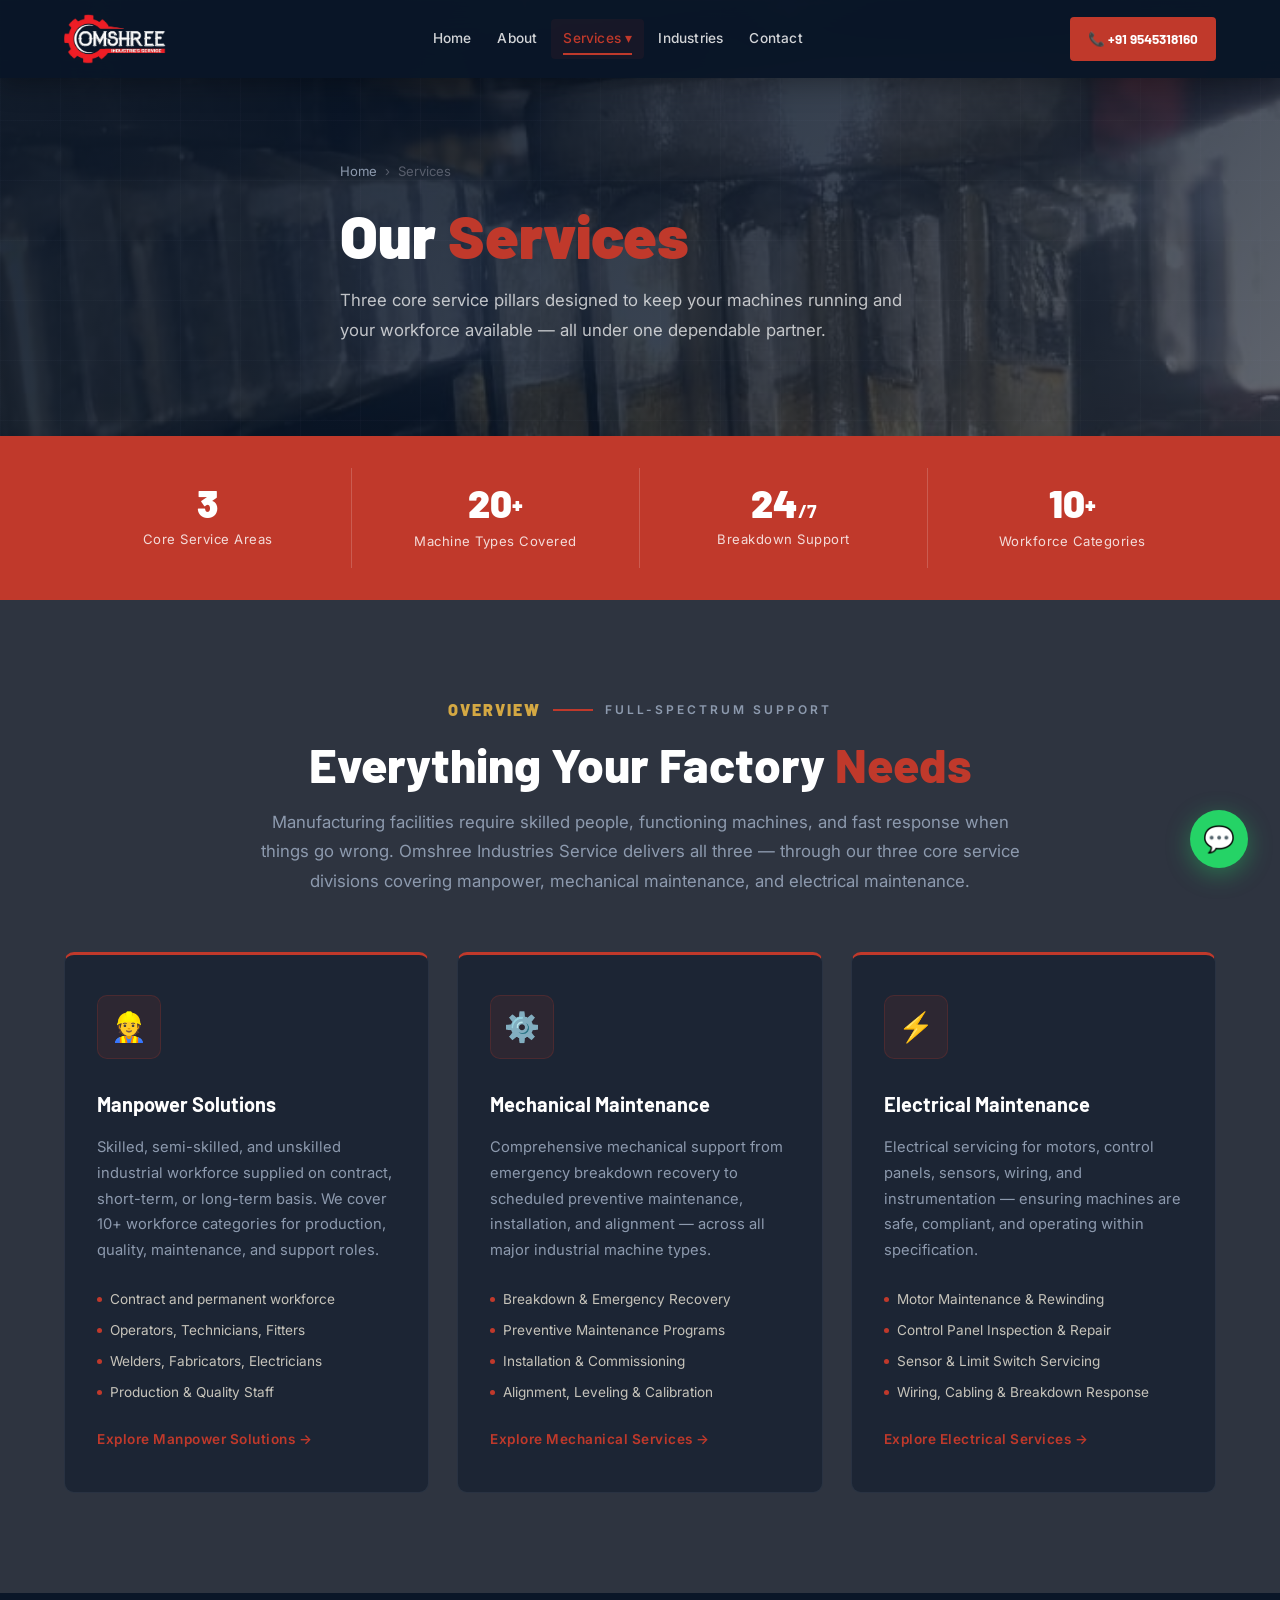
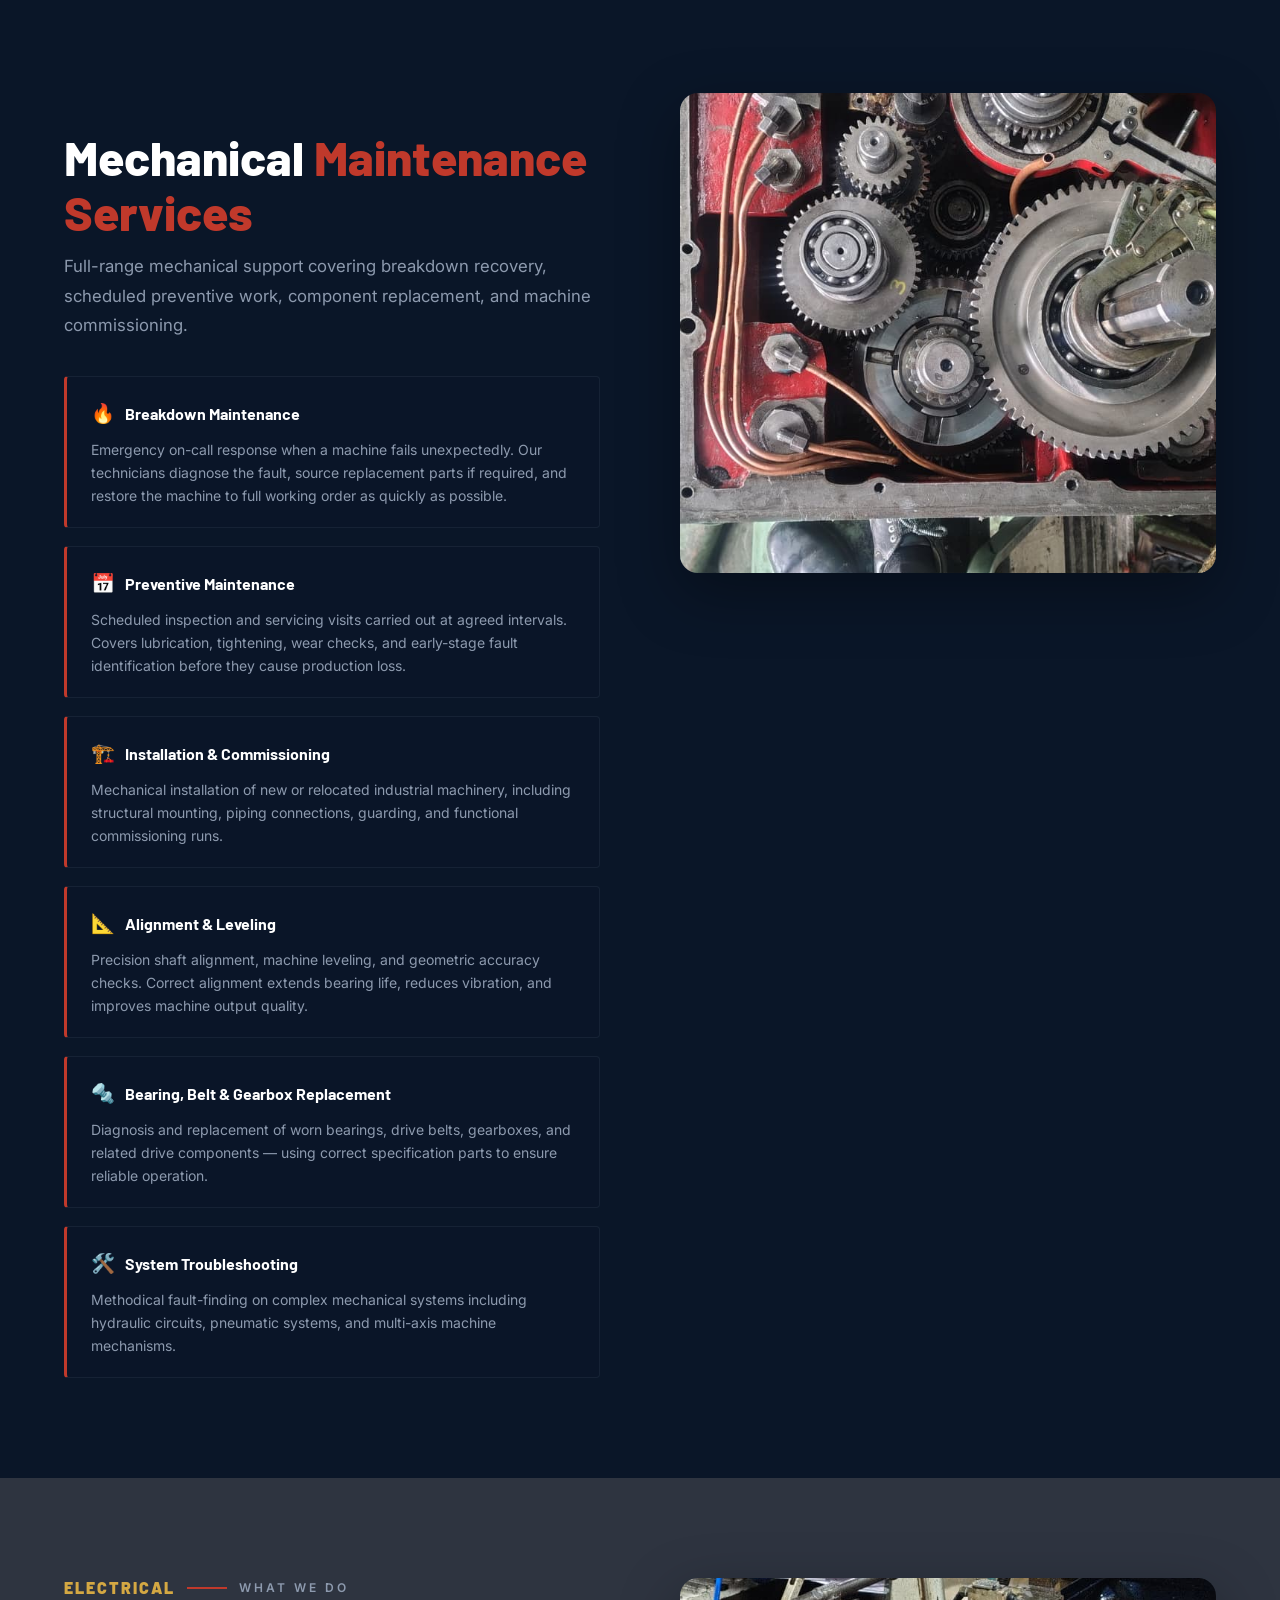
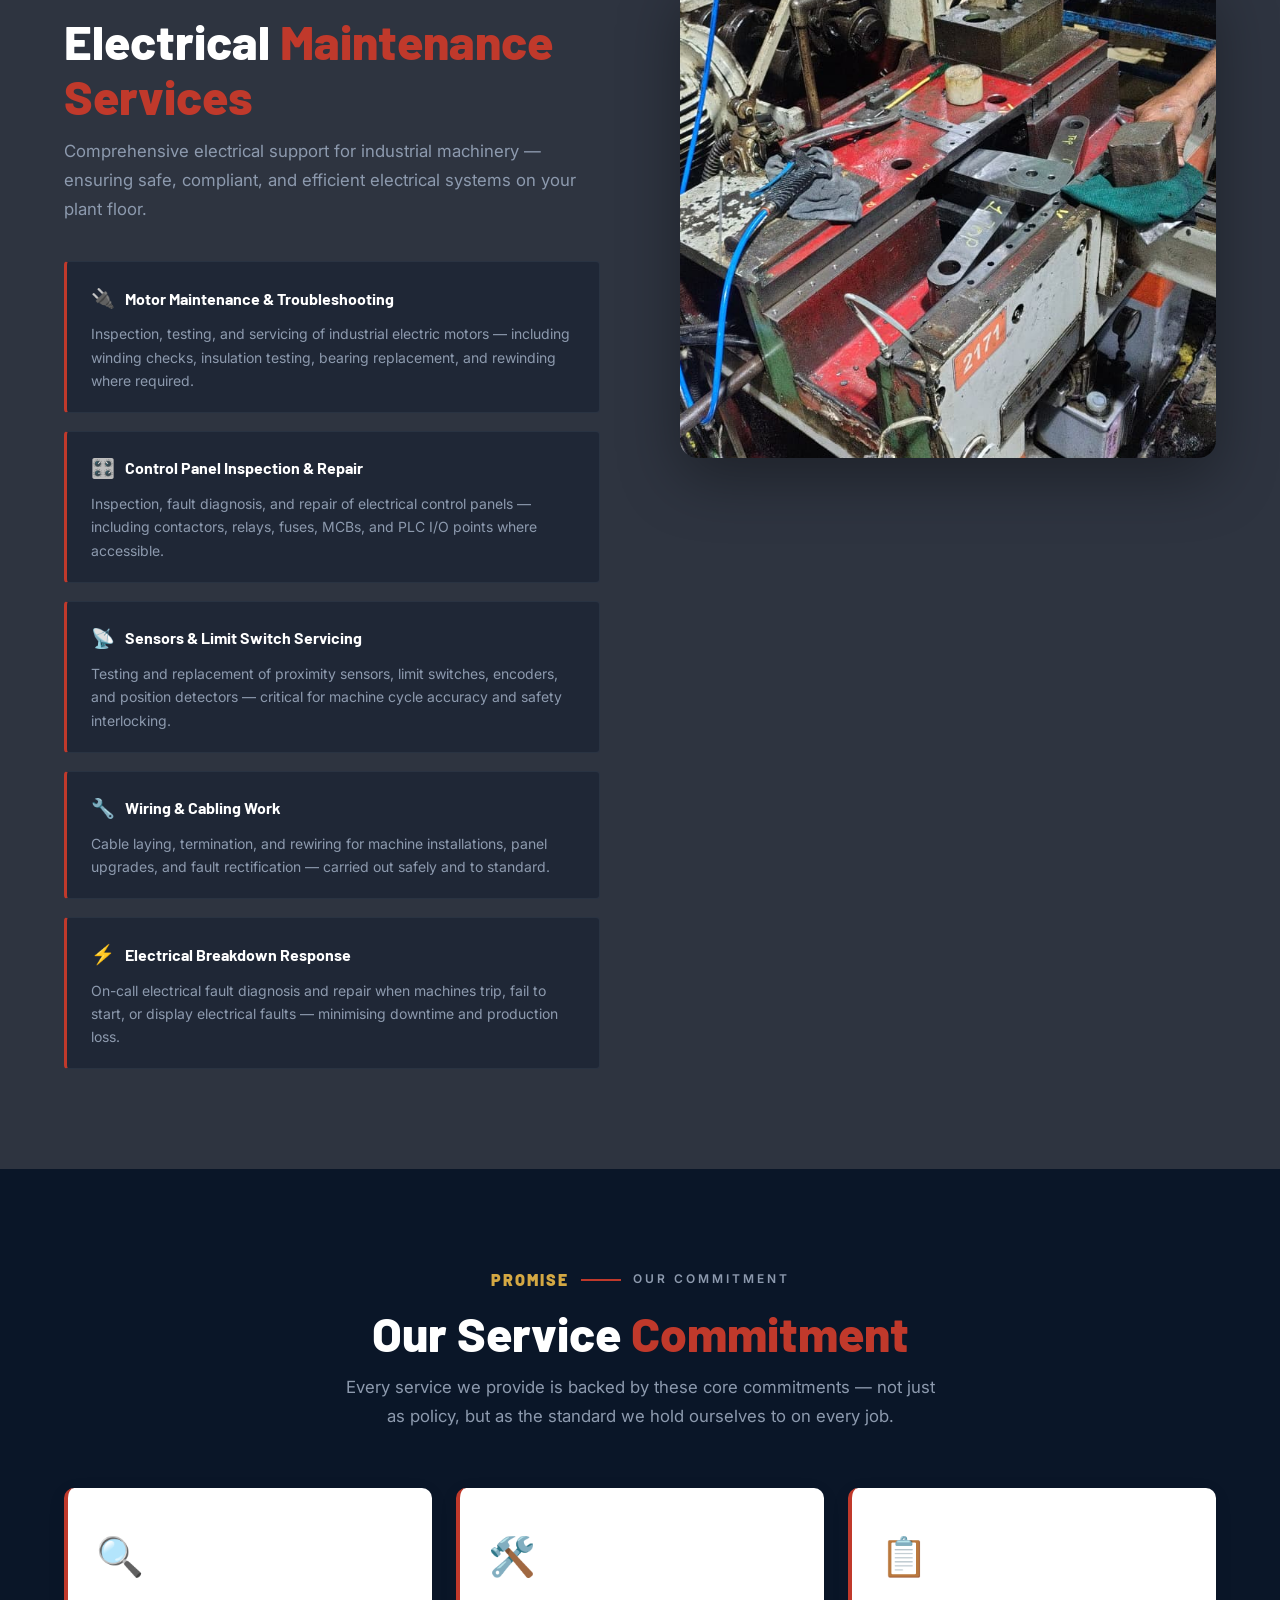
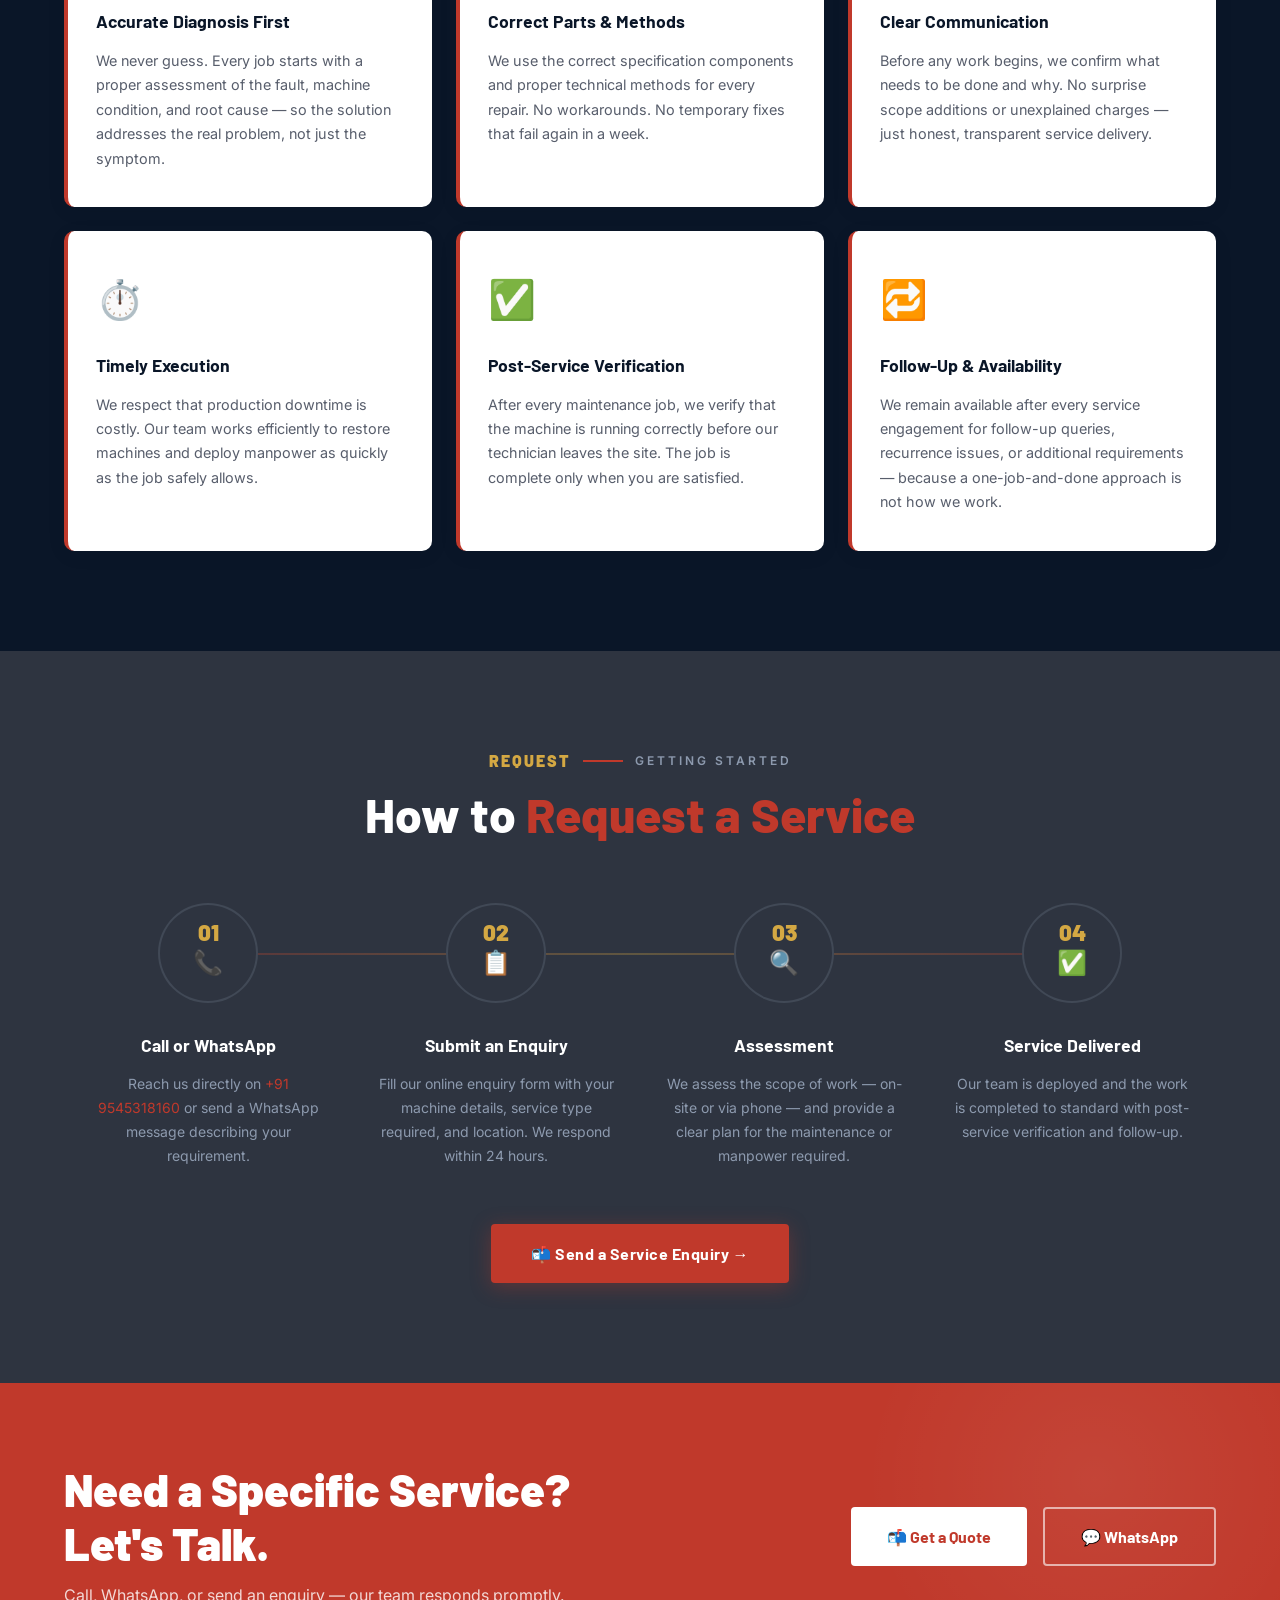
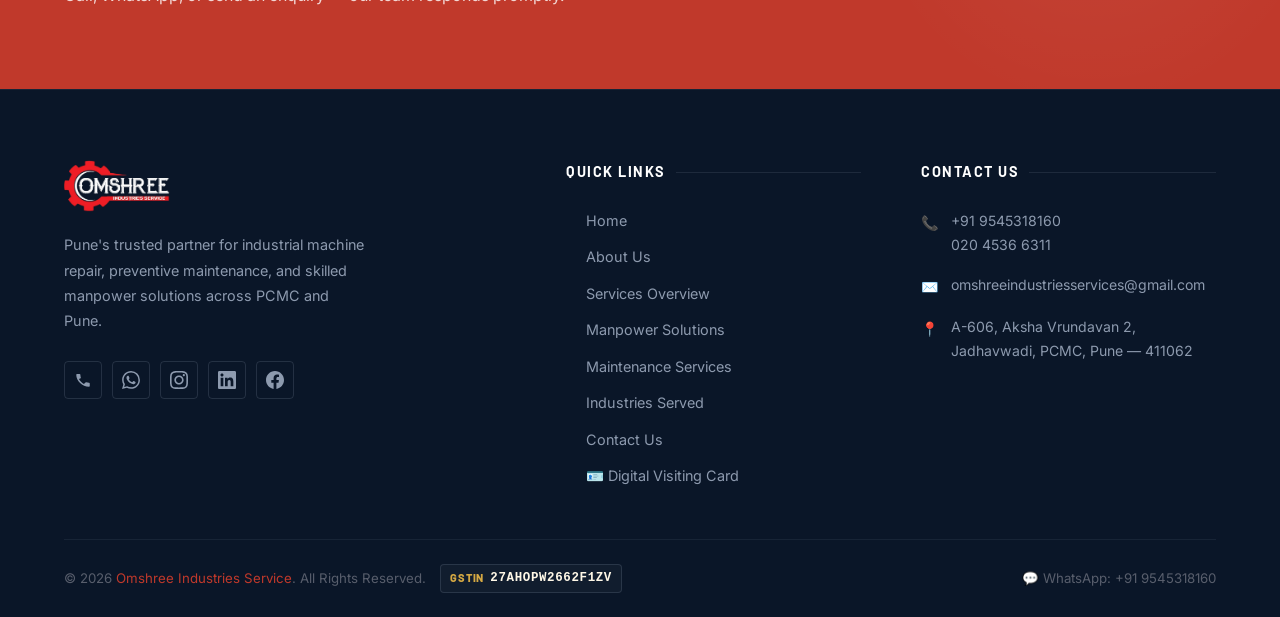
<file: services.html>
<!DOCTYPE html>
<html lang="en">
<head>
  <meta charset="UTF-8" />
  <meta name="viewport" content="width=device-width, initial-scale=1.0" />
  <title>Services Overview | Omshree Industries Service — Pune</title>
  <meta name="description" content="Omshree Industries Service offers Manpower Solutions, Mechanical Maintenance, and Electrical Maintenance for industrial manufacturing units in Pune and PCMC." />
  <link rel="icon" type="image/png" href="logo.png" />
  <link rel="stylesheet" href="style.css" />

  <!-- Google tag (gtag.js) for Google Analytics -->
  <script async src="https://www.googletagmanager.com/gtag/js?id=G-XXXXXXXXXX"></script>
  <script>
    window.dataLayer = window.dataLayer || [];
    function gtag(){dataLayer.push(arguments);}
    gtag('js', new Date());
    gtag('config', 'G-XXXXXXXXXX');
  </script>
</head>
<body>
<a href="https://wa.me/919545318160" class="wa-float" target="_blank" rel="noopener noreferrer" aria-label="WhatsApp"><span class="wa-tooltip">Chat on WhatsApp</span>💬</a>
<div id="nav-overlay" class="nav-overlay" style="display:none;"></div>

<header id="header" role="banner">
  <div class="container">
    <div class="header-inner">
      <a href="index.html" class="header-logo"><img src="logo.png" alt="Omshree Industries Service" width="170" height="50" /></a>
      <nav class="nav-links">
        <a href="index.html">Home</a>
        <a href="about.html">About</a>
        <div class="nav-dropdown">
          <a href="services.html" class="nav-active">Services ▾</a>
          <div class="dropdown-menu">
            <a href="services.html"><span class="dm-icon">⚙️</span> Services Overview</a>
            <a href="manpower.html"><span class="dm-icon">👷</span> Manpower Solutions</a>
            <a href="maintenance.html"><span class="dm-icon">🔧</span> Maintenance Services</a>
          </div>
        </div>
        <a href="industries.html">Industries</a>
        <a href="contact.html">Contact</a>
      </nav>
      <a href="tel:+919545318160" class="header-phone">📞 +91 9545318160</a>
      <button id="hamburger" class="hamburger" aria-label="Toggle Navigation"><span></span><span></span><span></span></button>
    </div>
  </div>
</header>
<nav id="mobile-nav" class="mobile-nav">
  <a href="index.html">🏠 Home</a>
  <a href="about.html">👤 About Us</a>
  <a href="services.html" class="nav-active">⚙️ Services Overview</a>
  <a href="manpower.html">👷 Manpower Solutions</a>
  <a href="maintenance.html">🔧 Maintenance Services</a>
  <a href="industries.html">🏭 Industries Served</a>
  <a href="contact.html">📬 Contact Us</a>
  <a href="tel:+919545318160" class="mobile-cta">📞 Call: +91 9545318160</a>
</nav>

<!-- ═══ PAGE HERO ══════════════════════════════════════════════ -->
<section class="page-hero" aria-labelledby="services-page-title">
  <div class="page-hero-bg" style="background-image: url('machines2.jpg');"></div>
  <div class="page-hero-grid"></div>
  <div class="container">
    <div class="page-hero-content">
      <nav class="breadcrumb" aria-label="Breadcrumb"><a href="index.html">Home</a><span class="bc-sep">›</span><span>Services</span></nav>
      <h1 class="page-hero-title reveal" id="services-page-title">Our <span>Services</span></h1>
      <p class="page-hero-subtitle reveal">Three core service pillars designed to keep your machines running and your workforce available — all under one dependable partner.</p>
    </div>
  </div>
</section>

<!-- ═══ STATS STRIP ═══════════════════════════════════════════ -->
<div class="stats-strip">
  <div class="container">
    <div class="stats-grid">
      <div class="stats-grid-item reveal"><div class="stat-big">3</div><div class="stat-desc">Core Service Areas</div></div>
      <div class="stats-grid-item reveal"><div class="stat-big">20<sup>+</sup></div><div class="stat-desc">Machine Types Covered</div></div>
      <div class="stats-grid-item reveal"><div class="stat-big">24<sub>/7</sub></div><div class="stat-desc">Breakdown Support</div></div>
      <div class="stats-grid-item reveal"><div class="stat-big">10<sup>+</sup></div><div class="stat-desc">Workforce Categories</div></div>
    </div>
  </div>
</div>

<!-- ═══ SERVICES INTRO ════════════════════════════════════════ -->
<section style="background:var(--charcoal); padding:var(--section-py) 0;" aria-labelledby="svc-intro-title">
  <div class="container">
    <div style="max-width:760px; margin:0 auto; text-align:center;">
      <div class="section-label reveal" style="justify-content:center;"><span class="step-num">Overview</span><span class="step-divider"></span><span class="step-tag">Full-Spectrum Support</span></div>
      <h2 class="section-title reveal" id="svc-intro-title" style="text-align:center;">Everything Your Factory <span>Needs</span></h2>
      <p class="section-subtitle reveal" style="max-width:100%; text-align:center; margin:16px auto 0;">Manufacturing facilities require skilled people, functioning machines, and fast response when things go wrong. Omshree Industries Service delivers all three — through our three core service divisions covering manpower, mechanical maintenance, and electrical maintenance.</p>
    </div>
    <div class="services-grid stagger-parent" style="margin-top:56px;">
      <article class="service-card reveal">
        <div class="service-icon"><span class="gear-icon">👷</span></div>
        <h3>Manpower Solutions</h3>
        <p>Skilled, semi-skilled, and unskilled industrial workforce supplied on contract, short-term, or long-term basis. We cover 10+ workforce categories for production, quality, maintenance, and support roles.</p>
        <ul class="service-list">
          <li>Contract and permanent workforce</li>
          <li>Operators, Technicians, Fitters</li>
          <li>Welders, Fabricators, Electricians</li>
          <li>Production &amp; Quality Staff</li>
        </ul>
        <a href="manpower.html" class="service-card-link">Explore Manpower Solutions →</a>
      </article>
      <article class="service-card reveal">
        <div class="service-icon"><span class="gear-icon">⚙️</span></div>
        <h3>Mechanical Maintenance</h3>
        <p>Comprehensive mechanical support from emergency breakdown recovery to scheduled preventive maintenance, installation, and alignment — across all major industrial machine types.</p>
        <ul class="service-list">
          <li>Breakdown &amp; Emergency Recovery</li>
          <li>Preventive Maintenance Programs</li>
          <li>Installation &amp; Commissioning</li>
          <li>Alignment, Leveling &amp; Calibration</li>
        </ul>
        <a href="maintenance.html" class="service-card-link">Explore Mechanical Services →</a>
      </article>
      <article class="service-card reveal">
        <div class="service-icon"><span class="gear-icon">⚡</span></div>
        <h3>Electrical Maintenance</h3>
        <p>Electrical servicing for motors, control panels, sensors, wiring, and instrumentation — ensuring machines are safe, compliant, and operating within specification.</p>
        <ul class="service-list">
          <li>Motor Maintenance &amp; Rewinding</li>
          <li>Control Panel Inspection &amp; Repair</li>
          <li>Sensor &amp; Limit Switch Servicing</li>
          <li>Wiring, Cabling &amp; Breakdown Response</li>
        </ul>
        <a href="maintenance.html#electrical" class="service-card-link">Explore Electrical Services →</a>
      </article>
    </div>
  </div>
</section>

<!-- ═══ MECHANICAL SERVICES DETAIL ════════════════════════════ -->
<section class="service-detail-section dark" aria-labelledby="mech-detail-title">
  <div class="container">
    <div class="service-detail-grid">
      <div>
        <div class="section-label reveal"><span class="step-num">Mechanical</span><span class="step-divider"></span><span class="step-tag">What We Do</span></div>
        <h2 class="section-title reveal" id="mech-detail-title">Mechanical <span>Maintenance Services</span></h2>
        <p class="section-subtitle reveal">Full-range mechanical support covering breakdown recovery, scheduled preventive work, component replacement, and machine commissioning.</p>
        <div class="service-items stagger-parent">
          <div class="service-item-card reveal">
            <h4><span class="si-icon">🔥</span> Breakdown Maintenance</h4>
            <p>Emergency on-call response when a machine fails unexpectedly. Our technicians diagnose the fault, source replacement parts if required, and restore the machine to full working order as quickly as possible.</p>
          </div>
          <div class="service-item-card reveal">
            <h4><span class="si-icon">📅</span> Preventive Maintenance</h4>
            <p>Scheduled inspection and servicing visits carried out at agreed intervals. Covers lubrication, tightening, wear checks, and early-stage fault identification before they cause production loss.</p>
          </div>
          <div class="service-item-card reveal">
            <h4><span class="si-icon">🏗️</span> Installation &amp; Commissioning</h4>
            <p>Mechanical installation of new or relocated industrial machinery, including structural mounting, piping connections, guarding, and functional commissioning runs.</p>
          </div>
          <div class="service-item-card reveal">
            <h4><span class="si-icon">📐</span> Alignment &amp; Leveling</h4>
            <p>Precision shaft alignment, machine leveling, and geometric accuracy checks. Correct alignment extends bearing life, reduces vibration, and improves machine output quality.</p>
          </div>
          <div class="service-item-card reveal">
            <h4><span class="si-icon">🔩</span> Bearing, Belt &amp; Gearbox Replacement</h4>
            <p>Diagnosis and replacement of worn bearings, drive belts, gearboxes, and related drive components — using correct specification parts to ensure reliable operation.</p>
          </div>
          <div class="service-item-card reveal">
            <h4><span class="si-icon">🛠️</span> System Troubleshooting</h4>
            <p>Methodical fault-finding on complex mechanical systems including hydraulic circuits, pneumatic systems, and multi-axis machine mechanisms.</p>
          </div>
        </div>
      </div>
      <div class="service-detail-img reveal reveal-right">
        <img src="machines1.jpg" alt="Mechanical maintenance — gearbox and gear internals" loading="lazy" />
      </div>
    </div>
  </div>
</section>

<!-- ═══ ELECTRICAL SERVICES DETAIL ═══════════════════════════ -->
<section id="electrical" class="service-detail-section alt" aria-labelledby="elec-detail-title">
  <div class="container">
    <div class="service-detail-grid" style="direction:rtl;">
      <div style="direction:ltr;">
        <div class="service-detail-img reveal reveal-left">
          <img src="machines4.jpg" alt="Electrical maintenance — machine internals" loading="lazy" />
        </div>
      </div>
      <div style="direction:ltr;">
        <div class="section-label reveal"><span class="step-num">Electrical</span><span class="step-divider"></span><span class="step-tag">What We Do</span></div>
        <h2 class="section-title reveal" id="elec-detail-title">Electrical <span>Maintenance Services</span></h2>
        <p class="section-subtitle reveal">Comprehensive electrical support for industrial machinery — ensuring safe, compliant, and efficient electrical systems on your plant floor.</p>
        <div class="service-items stagger-parent">
          <div class="service-item-card reveal">
            <h4><span class="si-icon">🔌</span> Motor Maintenance &amp; Troubleshooting</h4>
            <p>Inspection, testing, and servicing of industrial electric motors — including winding checks, insulation testing, bearing replacement, and rewinding where required.</p>
          </div>
          <div class="service-item-card reveal">
            <h4><span class="si-icon">🎛️</span> Control Panel Inspection &amp; Repair</h4>
            <p>Inspection, fault diagnosis, and repair of electrical control panels — including contactors, relays, fuses, MCBs, and PLC I/O points where accessible.</p>
          </div>
          <div class="service-item-card reveal">
            <h4><span class="si-icon">📡</span> Sensors &amp; Limit Switch Servicing</h4>
            <p>Testing and replacement of proximity sensors, limit switches, encoders, and position detectors — critical for machine cycle accuracy and safety interlocking.</p>
          </div>
          <div class="service-item-card reveal">
            <h4><span class="si-icon">🔧</span> Wiring &amp; Cabling Work</h4>
            <p>Cable laying, termination, and rewiring for machine installations, panel upgrades, and fault rectification — carried out safely and to standard.</p>
          </div>
          <div class="service-item-card reveal">
            <h4><span class="si-icon">⚡</span> Electrical Breakdown Response</h4>
            <p>On-call electrical fault diagnosis and repair when machines trip, fail to start, or display electrical faults — minimising downtime and production loss.</p>
          </div>
        </div>
      </div>
    </div>
  </div>
</section>

<!-- ═══ SERVICE GUARANTEE ═════════════════════════════════════ -->
<section style="background:var(--oxford-blue); padding:var(--section-py) 0;" aria-labelledby="guarantee-title">
  <div class="container">
    <div style="text-align:center; margin-bottom:56px;">
      <div class="section-label reveal" style="justify-content:center;"><span class="step-num">Promise</span><span class="step-divider"></span><span class="step-tag">Our Commitment</span></div>
      <h2 class="section-title reveal" id="guarantee-title" style="text-align:center;">Our Service <span>Commitment</span></h2>
      <p class="section-subtitle reveal" style="max-width:600px; margin:12px auto 0; text-align:center;">Every service we provide is backed by these core commitments — not just as policy, but as the standard we hold ourselves to on every job.</p>
    </div>
    <div class="why-grid stagger-parent">
      <article class="why-card reveal"><span class="why-icon">🔍</span><h3>Accurate Diagnosis First</h3><p>We never guess. Every job starts with a proper assessment of the fault, machine condition, and root cause — so the solution addresses the real problem, not just the symptom.</p></article>
      <article class="why-card reveal"><span class="why-icon">🛠️</span><h3>Correct Parts &amp; Methods</h3><p>We use the correct specification components and proper technical methods for every repair. No workarounds. No temporary fixes that fail again in a week.</p></article>
      <article class="why-card reveal"><span class="why-icon">📋</span><h3>Clear Communication</h3><p>Before any work begins, we confirm what needs to be done and why. No surprise scope additions or unexplained charges — just honest, transparent service delivery.</p></article>
      <article class="why-card reveal"><span class="why-icon">⏱️</span><h3>Timely Execution</h3><p>We respect that production downtime is costly. Our team works efficiently to restore machines and deploy manpower as quickly as the job safely allows.</p></article>
      <article class="why-card reveal"><span class="why-icon">✅</span><h3>Post-Service Verification</h3><p>After every maintenance job, we verify that the machine is running correctly before our technician leaves the site. The job is complete only when you are satisfied.</p></article>
      <article class="why-card reveal"><span class="why-icon">🔁</span><h3>Follow-Up &amp; Availability</h3><p>We remain available after every service engagement for follow-up queries, recurrence issues, or additional requirements — because a one-job-and-done approach is not how we work.</p></article>
    </div>
  </div>
</section>

<!-- ═══ HOW TO REQUEST ═════════════════════════════════════════ -->
<section style="background:var(--charcoal); padding:var(--section-py) 0;" aria-labelledby="request-title">
  <div class="container">
    <div style="text-align:center; margin-bottom:60px;">
      <div class="section-label reveal" style="justify-content:center;"><span class="step-num">Request</span><span class="step-divider"></span><span class="step-tag">Getting Started</span></div>
      <h2 class="section-title reveal" id="request-title" style="text-align:center;">How to <span>Request a Service</span></h2>
    </div>
    <div class="how-grid stagger-parent">
      <div class="how-step reveal"><div class="step-bubble"><span class="step-num">01</span><span class="step-icon">📞</span></div><h3>Call or WhatsApp</h3><p>Reach us directly on <a href="tel:+919545318160" style="color:var(--persian-red);">+91 9545318160</a> or send a WhatsApp message describing your requirement.</p></div>
      <div class="how-step reveal"><div class="step-bubble"><span class="step-num">02</span><span class="step-icon">📋</span></div><h3>Submit an Enquiry</h3><p>Fill our online enquiry form with your machine details, service type required, and location. We respond within 24 hours.</p></div>
      <div class="how-step reveal"><div class="step-bubble"><span class="step-num">03</span><span class="step-icon">🔍</span></div><h3>Assessment</h3><p>We assess the scope of work — on-site or via phone — and provide a clear plan for the maintenance or manpower required.</p></div>
      <div class="how-step reveal"><div class="step-bubble"><span class="step-num">04</span><span class="step-icon">✅</span></div><h3>Service Delivered</h3><p>Our team is deployed and the work is completed to standard with post-service verification and follow-up.</p></div>
    </div>
    <div style="text-align:center; margin-top:56px;">
      <a href="contact.html" class="btn btn-primary reveal" style="font-size:1rem; padding:16px 40px;">📬 Send a Service Enquiry →</a>
    </div>
  </div>
</section>

<!-- ═══ CTA + FOOTER ══════════════════════════════════════════ -->
<section id="contact-cta">
  <div class="container">
    <div class="cta-inner">
      <div class="cta-text reveal reveal-left"><h2>Need a Specific Service?<br>Let's Talk.</h2><p>Call, WhatsApp, or send an enquiry — our team responds promptly.</p></div>
      <div class="cta-actions reveal reveal-right">
        <a href="contact.html" class="btn-white">📬 Get a Quote</a>
        <a href="https://wa.me/919545318160" class="btn-ghost-white" target="_blank" rel="noopener noreferrer">💬 WhatsApp</a>
      </div>
    </div>
  </div>
</section>

<footer id="footer" role="contentinfo">
  <div class="container">
    <div class="footer-grid">
      <div class="footer-brand"><img src="logo.png" alt="Omshree Industries Service" width="160" height="48" loading="lazy" /><p>Pune's trusted partner for industrial machine repair, preventive maintenance, and skilled manpower solutions across PCMC and Pune.</p><div class="social-links">
        <a href="tel:+919545318160" class="social-btn-sm wa" title="Call"><svg viewBox="0 0 24 24"><path d="M6.6 10.8c1.4 2.8 3.8 5.1 6.6 6.6l2.2-2.2c.3-.3.7-.4 1-.2 1.1.4 2.3.6 3.6.6.6 0 1 .4 1 1V20c0 .6-.4 1-1 1C11 21 3 13 3 5c0-.6.4-1 1-1h3.5c.6 0 1 .4 1 1 0 1.3.2 2.5.6 3.6.1.3 0 .7-.2 1L6.6 10.8z"/></svg></a>
        <a href="https://wa.me/919545318160" class="social-btn-sm wa" title="WhatsApp" target="_blank" rel="noopener noreferrer"><svg viewBox="0 0 24 24"><path d="M17.472 14.382c-.297-.149-1.758-.867-2.03-.967-.273-.099-.471-.148-.67.15-.197.297-.767.966-.94 1.164-.173.199-.347.223-.644.075-.297-.15-1.255-.463-2.39-1.475-.883-.788-1.48-1.761-1.653-2.059-.173-.297-.018-.458.13-.606.134-.133.298-.347.446-.52.149-.174.198-.298.298-.497.099-.198.05-.371-.025-.52-.075-.149-.669-1.612-.916-2.207-.242-.579-.487-.5-.669-.51-.173-.008-.371-.01-.57-.01-.198 0-.52.074-.792.372-.272.297-1.04 1.016-1.04 2.479 0 1.462 1.065 2.875 1.213 3.074.149.198 2.096 3.2 5.077 4.487.709.306 1.262.489 1.694.625.712.227 1.36.195 1.871.118.571-.085 1.758-.719 2.006-1.413.248-.694.248-1.289.173-1.413-.074-.124-.272-.198-.57-.347m-5.421 7.403h-.004a9.87 9.87 0 01-5.031-1.378l-.361-.214-3.741.982.998-3.648-.235-.374a9.86 9.86 0 01-1.51-5.26c.001-5.45 4.436-9.884 9.888-9.884 2.64 0 5.122 1.03 6.988 2.898a9.825 9.825 0 012.893 6.994c-.003 5.45-4.437 9.884-9.885 9.884m8.413-18.297A11.815 11.815 0 0012.05 0C5.495 0 .16 5.335.157 11.892c0 2.096.547 4.142 1.588 5.945L.057 24l6.305-1.654a11.882 11.882 0 005.683 1.448h.005c6.554 0 11.89-5.335 11.893-11.893a11.821 11.821 0 00-3.48-8.413z"/></svg></a>
        <a href="https://www.instagram.com/omshree_industries_service/" class="social-btn-sm ig" title="Instagram" target="_blank" rel="noopener noreferrer"><svg viewBox="0 0 24 24"><path d="M12 2.163c3.204 0 3.584.012 4.85.07 3.252.148 4.771 1.691 4.919 4.919.058 1.265.069 1.645.069 4.849 0 3.205-.012 3.584-.069 4.849-.149 3.225-1.664 4.771-4.919 4.919-1.266.058-1.644.07-4.85.07-3.204 0-3.584-.012-4.849-.07-3.26-.149-4.771-1.699-4.919-4.92-.058-1.265-.07-1.644-.07-4.849 0-3.204.013-3.583.07-4.849.149-3.227 1.664-4.771 4.919-4.919 1.266-.057 1.645-.069 4.849-.069zm0-2.163c-3.259 0-3.667.014-4.947.072-4.358.2-6.78 2.618-6.98 6.98-.059 1.281-.073 1.689-.073 4.948 0 3.259.014 3.668.072 4.948.2 4.358 2.618 6.78 6.98 6.98 1.281.058 1.689.072 4.948.072 3.259 0 3.668-.014 4.948-.072 4.354-.2 6.782-2.618 6.979-6.98.059-1.28.073-1.689.073-4.948 0-3.259-.014-3.667-.072-4.947-.196-4.354-2.617-6.78-6.979-6.98-1.281-.059-1.69-.073-4.949-.073zm0 5.838c-3.403 0-6.162 2.759-6.162 6.162s2.759 6.163 6.162 6.163 6.162-2.759 6.162-6.163c0-3.403-2.759-6.162-6.162-6.162zm0 10.162c-2.209 0-4-1.79-4-4 0-2.209 1.791-4 4-4s4 1.791 4 4c0 2.21-1.791 4-4 4zm6.406-11.845c-.796 0-1.441.645-1.441 1.44s.645 1.44 1.441 1.44c.795 0 1.439-.645 1.439-1.44s-.644-1.44-1.439-1.44z"/></svg></a>
        <a href="https://www.linkedin.com/in/pratibha-wadje-585568360/?isSelfProfile=true" class="social-btn-sm li" title="LinkedIn" target="_blank" rel="noopener noreferrer"><svg viewBox="0 0 24 24"><path d="M20.447 20.452h-3.554v-5.569c0-1.328-.027-3.037-1.852-3.037-1.853 0-2.136 1.445-2.136 2.939v5.667H9.351V9h3.414v1.561h.046c.477-.9 1.637-1.85 3.37-1.85 3.601 0 4.267 2.37 4.267 5.455v6.286zM5.337 7.433c-1.144 0-2.063-.926-2.063-2.065 0-1.138.92-2.063 2.063-2.063 1.14 0 2.064.925 2.064 2.063 0 1.139-.925 2.065-2.064 2.065zm1.782 13.019H3.555V9h3.564v11.452zM22.225 0H1.771C.792 0 0 .774 0 1.729v20.542C0 23.227.792 24 1.771 24h20.451C23.2 24 24 23.227 24 22.271V1.729C24 .774 23.2 0 22.222 0h.003z"/></svg></a>
        <a href="https://www.facebook.com/profile.php?id=61595515780382" class="social-btn-sm fb" title="Facebook" target="_blank" rel="noopener noreferrer"><svg viewBox="0 0 24 24"><path d="M24 12.073c0-6.627-5.373-12-12-12s-12 5.373-12 12c0 5.99 4.388 10.954 10.125 11.854v-8.385H7.078v-3.47h3.047V9.43c0-3.007 1.792-4.669 4.533-4.669 1.312 0 2.686.235 2.686.235v2.953H15.83c-1.491 0-1.956.925-1.956 1.874v2.25h3.328l-.532 3.47h-2.796v8.385C19.612 23.027 24 18.062 24 12.073z"/></svg></a>
      </div></div>
      <nav class="footer-col"><h4>Quick Links</h4><ul class="footer-links"><li><a href="index.html">Home</a></li><li><a href="about.html">About Us</a></li><li><a href="services.html">Services Overview</a></li><li><a href="manpower.html">Manpower Solutions</a></li><li><a href="maintenance.html">Maintenance Services</a></li><li><a href="industries.html">Industries Served</a></li><li><a href="contact.html">Contact Us</a></li><li><a href="contact.html#digital-card">🪪 Digital Visiting Card</a></li></ul></nav>
      <address class="footer-col" style="font-style:normal;"><h4>Contact Us</h4><div class="footer-contact-items"><div class="footer-contact-item"><span class="fci-icon">📞</span><div><a href="tel:+919545318160">+91 9545318160</a><br><a href="tel:02045366311">020 4536 6311</a></div></div><div class="footer-contact-item"><span class="fci-icon">✉️</span><div><a href="mailto:omshreeindustriesservices@gmail.com">omshreeindustriesservices@gmail.com</a></div></div><div class="footer-contact-item"><span class="fci-icon">📍</span><div>A-606, Aksha Vrundavan 2, Jadhavwadi, PCMC, Pune — 411062</div></div></div></address>
    </div>
    <div class="footer-bottom">
      <div class="footer-bottom-info">
        <p>© 2026 <span>Omshree Industries Service</span>. All Rights Reserved.</p>
        <span class="footer-gst-tag" title="Verified GSTIN Registration"><span class="gst-label">GSTIN</span><span class="gst-val">27AHOPW2662F1ZV</span></span>
      </div>
      <a href="https://wa.me/919545318160" target="_blank" rel="noopener noreferrer" style="font-size:0.83rem;color:var(--davys-grey);display:flex;align-items:center;gap:8px;">💬 WhatsApp: +91 9545318160</a>
    </div>
  </div>
</footer>
<script src="script.js" defer></script>
</body>
</html>
</file>
<file: style.css>
/* ============================================================
   OMSHREE INDUSTRIES SERVICE — style.css
   Multi-Page Design System · All Component Styles
   ============================================================ */

@import url('https://fonts.googleapis.com/css2?family=Barlow:ital,wght@0,400;0,600;0,700;0,800;0,900;1,400&family=Inter:wght@300;400;500;600;700&display=swap');

/* ─── CSS CUSTOM PROPERTIES ─────────────────────────────── */
:root {
  --oxford-blue:   #0A1628;
  --charcoal:      #2E3440;
  --davys-grey:    #585E6C;
  --cosmic-latte:  #FFF8E7;
  --persian-red:   #C0392B;
  --persian-red-d: #A93226;
  --persian-red-l: #E84030;
  --steel-silver:  #8D9AAE;
  --machined-gold: #D4A843;
  --white:         #FFFFFF;
  --off-white:     #F2F4F7;

  --font-heading: 'Barlow', sans-serif;
  --font-body:    'Inter', sans-serif;

  --section-py:   100px;
  --container-w:  1200px;
  --gutter:       24px;

  --t-fast:   0.2s ease;
  --t-smooth: 0.35s cubic-bezier(0.4, 0, 0.2, 1);
  --t-slow:   0.6s cubic-bezier(0.4, 0, 0.2, 1);

  --shadow-sm:  0 2px 8px rgba(0,0,0,0.15);
  --shadow-md:  0 8px 30px rgba(0,0,0,0.25);
  --shadow-lg:  0 20px 60px rgba(0,0,0,0.35);
  --shadow-red: 0 0 20px rgba(192,57,43,0.4);

  --radius-sm: 4px;
  --radius-md: 10px;
  --radius-lg: 18px;
  --radius-xl: 30px;
}

/* ─── RESET & BASE ───────────────────────────────────────── */
*, *::before, *::after { box-sizing: border-box; margin: 0; padding: 0; }
html { scroll-behavior: smooth; font-size: 16px; overflow-x: hidden; }
body { font-family: var(--font-body); background: var(--oxford-blue); color: var(--cosmic-latte); line-height: 1.7; overflow-x: hidden; }
img { max-width: 100%; height: auto; display: block; }
a { text-decoration: none; color: inherit; }
ul, ol { list-style: none; }
button { cursor: pointer; border: none; background: none; font-family: inherit; }
input, textarea, select { font-family: inherit; }

/* ─── UTILITY ────────────────────────────────────────────── */
.container { max-width: var(--container-w); margin: 0 auto; padding: 0 var(--gutter); }

.section-label { display: flex; align-items: center; gap: 12px; margin-bottom: 16px; }
.section-label .step-num { font-family: var(--font-heading); font-weight: 900; font-size: 1rem; color: var(--machined-gold); letter-spacing: 2px; text-transform: uppercase; }
.section-label .step-divider { width: 40px; height: 2px; background: var(--persian-red); }
.section-label .step-tag { font-family: var(--font-body); font-weight: 600; font-size: 0.75rem; color: var(--steel-silver); letter-spacing: 3px; text-transform: uppercase; }

.section-title { font-family: var(--font-heading); font-weight: 800; font-size: clamp(2rem, 4vw, 3rem); line-height: 1.15; color: var(--white); }
.section-title span { color: var(--persian-red); }
.section-subtitle { font-size: 1.05rem; color: var(--steel-silver); max-width: 600px; margin-top: 12px; line-height: 1.75; }
.section-divider { width: 60px; height: 3px; background: linear-gradient(90deg, var(--persian-red), var(--machined-gold)); border-radius: 2px; margin: 16px 0 0; }

/* ─── BUTTONS ────────────────────────────────────────────── */
.btn { display: inline-flex; align-items: center; gap: 8px; padding: 14px 32px; font-family: var(--font-heading); font-weight: 700; font-size: 0.95rem; letter-spacing: 0.5px; border-radius: var(--radius-sm); transition: all var(--t-smooth); position: relative; overflow: hidden; }
.btn::after { content: ''; position: absolute; inset: 0; background: rgba(255,255,255,0.08); opacity: 0; transition: opacity var(--t-fast); }
.btn:hover::after { opacity: 1; }
.btn-primary { background: var(--persian-red); color: var(--white); box-shadow: 0 4px 20px rgba(192,57,43,0.35); }
.btn-primary:hover { background: var(--persian-red-d); transform: translateY(-2px); box-shadow: var(--shadow-red); }
.btn-outline { background: transparent; color: var(--white); border: 2px solid rgba(255,255,255,0.5); }
.btn-outline:hover { border-color: var(--white); background: rgba(255,255,255,0.08); transform: translateY(-2px); }
.btn-red-outline { background: transparent; color: var(--persian-red); border: 2px solid var(--persian-red); }
.btn-red-outline:hover { background: var(--persian-red); color: var(--white); box-shadow: var(--shadow-red); transform: translateY(-2px); }
.btn-gold { background: var(--machined-gold); color: var(--oxford-blue); font-weight: 800; }
.btn-gold:hover { background: #c49a35; transform: translateY(-2px); box-shadow: 0 0 20px rgba(212,168,67,0.4); }

/* ─── SCROLL REVEAL ──────────────────────────────────────── */
.reveal { opacity: 0; transform: translateY(40px); transition: opacity 0.7s ease, transform 0.7s ease; }
.reveal.reveal-left { transform: translateX(-40px); }
.reveal.reveal-right { transform: translateX(40px); }
.reveal.reveal-scale { transform: scale(0.92) translateY(20px); }
.reveal.visible { opacity: 1; transform: none; }
.stagger-parent .reveal:nth-child(1) { transition-delay: 0.00s; }
.stagger-parent .reveal:nth-child(2) { transition-delay: 0.10s; }
.stagger-parent .reveal:nth-child(3) { transition-delay: 0.20s; }
.stagger-parent .reveal:nth-child(4) { transition-delay: 0.30s; }
.stagger-parent .reveal:nth-child(5) { transition-delay: 0.40s; }
.stagger-parent .reveal:nth-child(6) { transition-delay: 0.50s; }
.stagger-parent .reveal:nth-child(7) { transition-delay: 0.60s; }
.stagger-parent .reveal:nth-child(8) { transition-delay: 0.70s; }
.stagger-parent .reveal:nth-child(9) { transition-delay: 0.80s; }
.stagger-parent .reveal:nth-child(10) { transition-delay: 0.90s; }

/* ─── HEADER & NAVIGATION ────────────────────────────────── */
#header { position: fixed; top: 0; left: 0; right: 0; z-index: 1000; transition: background var(--t-smooth), box-shadow var(--t-smooth), padding var(--t-smooth); padding: 20px 0; background: transparent; }
#header.scrolled { background: rgba(10,22,40,0.97); backdrop-filter: blur(16px); -webkit-backdrop-filter: blur(16px); box-shadow: 0 2px 30px rgba(0,0,0,0.4); padding: 12px 0; }
#header.header-solid { background: rgba(10,22,40,0.97); backdrop-filter: blur(16px); padding: 14px 0; }
.header-inner { display: flex; align-items: center; justify-content: space-between; gap: 16px; }
.header-logo img { height: 50px; width: auto; object-fit: contain; }

/* Desktop Nav */
.nav-links { display: flex; align-items: center; gap: 2px; }
.nav-links a, .nav-dropdown > a { font-family: var(--font-body); font-weight: 500; font-size: 0.855rem; color: rgba(255,255,255,0.82); padding: 8px 12px; border-radius: var(--radius-sm); letter-spacing: 0.2px; transition: color var(--t-fast), background var(--t-fast); position: relative; display: block; }
.nav-links a::after { content: ''; position: absolute; bottom: 4px; left: 12px; right: 12px; height: 2px; background: var(--persian-red); transform: scaleX(0); transform-origin: center; transition: transform var(--t-smooth); }
.nav-links a:hover, .nav-dropdown:hover > a { color: var(--white); background: rgba(255,255,255,0.06); }
.nav-links a:hover::after { transform: scaleX(1); }
.nav-links a.nav-active { color: var(--persian-red) !important; background: rgba(192,57,43,0.08) !important; }
.nav-links a.nav-active::after { transform: scaleX(1); }

/* Dropdown */
.nav-dropdown { position: relative; }
.nav-dropdown > a { cursor: pointer; }
.dropdown-menu { position: absolute; top: calc(100% + 8px); left: 0; background: var(--charcoal); border: 1px solid rgba(141,154,174,0.15); border-radius: var(--radius-md); padding: 8px; min-width: 220px; opacity: 0; visibility: hidden; transform: translateY(10px); transition: all var(--t-smooth); box-shadow: var(--shadow-lg); z-index: 100; }
.nav-dropdown:hover .dropdown-menu { opacity: 1; visibility: visible; transform: translateY(0); }
.dropdown-menu a { display: flex; align-items: center; gap: 10px; padding: 10px 14px; font-size: 0.875rem; color: var(--steel-silver); border-radius: var(--radius-sm); transition: all var(--t-fast); white-space: nowrap; }
.dropdown-menu a:hover { color: var(--white); background: rgba(192,57,43,0.12); padding-left: 20px; }
.dropdown-menu a .dm-icon { font-size: 1rem; flex-shrink: 0; }

.header-phone { display: flex; align-items: center; gap: 8px; font-family: var(--font-heading); font-weight: 700; font-size: 0.85rem; color: var(--white); background: var(--persian-red); padding: 10px 18px; border-radius: var(--radius-sm); transition: all var(--t-smooth); flex-shrink: 0; }
.header-phone:hover { background: var(--persian-red-d); transform: translateY(-1px); box-shadow: var(--shadow-red); }

/* Hamburger */
.hamburger { display: none; flex-direction: column; gap: 5px; padding: 8px; cursor: pointer; z-index: 1100; }
.hamburger span { display: block; width: 26px; height: 2px; background: var(--white); border-radius: 2px; transition: all var(--t-smooth); }
.hamburger.active span:nth-child(1) { transform: translateY(7px) rotate(45deg); }
.hamburger.active span:nth-child(2) { opacity: 0; transform: scaleX(0); }
.hamburger.active span:nth-child(3) { transform: translateY(-7px) rotate(-45deg); }

/* Mobile Nav */
.mobile-nav { display: none; position: fixed; top: 0; right: 0; bottom: 0; width: 300px; background: var(--charcoal); z-index: 1050; padding: 90px 32px 40px; transform: translateX(100%); transition: transform var(--t-slow); box-shadow: -10px 0 60px rgba(0,0,0,0.5); overflow-y: auto; }
.mobile-nav.open { transform: translateX(0); }
.mobile-nav a { display: block; font-family: var(--font-heading); font-weight: 600; font-size: 1.05rem; color: var(--cosmic-latte); padding: 14px 0; border-bottom: 1px solid rgba(255,255,255,0.06); transition: color var(--t-fast), padding-left var(--t-smooth); }
.mobile-nav a.nav-active { color: var(--persian-red); }
.mobile-nav a:hover { color: var(--persian-red); padding-left: 10px; }
.mobile-nav .mobile-cta { display: block; margin-top: 28px; text-align: center; background: var(--persian-red); color: var(--white); padding: 16px; border-radius: var(--radius-sm); font-family: var(--font-heading); font-weight: 700; transition: background var(--t-fast); border-bottom: none; }
.mobile-nav .mobile-cta:hover { background: var(--persian-red-d); padding-left: 0; }
.nav-overlay { display: none; position: fixed; inset: 0; background: rgba(0,0,0,0.6); z-index: 1040; opacity: 0; transition: opacity var(--t-smooth); backdrop-filter: blur(4px); }
.nav-overlay.visible { opacity: 1; }

/* ─── HOME HERO ──────────────────────────────────────────── */
#hero { position: relative; min-height: 100vh; display: flex; align-items: center; overflow: hidden; }
.hero-bg { position: absolute; inset: 0; background-image: url('machines1.jpg'); background-size: cover; background-position: center; background-attachment: fixed; }
.hero-bg::after { content: ''; position: absolute; inset: 0; background: linear-gradient(135deg, rgba(10,22,40,0.93) 0%, rgba(10,22,40,0.76) 55%, rgba(46,52,64,0.72) 100%); }
.hero-grid-overlay { position: absolute; inset: 0; background-image: linear-gradient(rgba(141,154,174,0.04) 1px, transparent 1px), linear-gradient(90deg, rgba(141,154,174,0.04) 1px, transparent 1px); background-size: 60px 60px; pointer-events: none; }
.hero-content { position: relative; z-index: 2; padding: 140px 0 100px; max-width: 780px; }
.hero-badge { display: inline-flex; align-items: center; gap: 8px; background: rgba(212,168,67,0.12); border: 1px solid rgba(212,168,67,0.3); color: var(--machined-gold); font-weight: 600; font-size: 0.78rem; letter-spacing: 2px; text-transform: uppercase; padding: 8px 18px; border-radius: var(--radius-xl); margin-bottom: 28px; }
.hero-badge .badge-dot { width: 7px; height: 7px; background: var(--machined-gold); border-radius: 50%; animation: pulse-dot 1.8s ease-in-out infinite; }
@keyframes pulse-dot { 0%, 100% { opacity: 1; transform: scale(1); } 50% { opacity: 0.5; transform: scale(0.6); } }
.hero-title { font-family: var(--font-heading); font-weight: 900; font-size: clamp(2.4rem, 5.5vw, 4.2rem); line-height: 1.1; color: var(--white); margin-bottom: 24px; }
.hero-title .line-accent { color: var(--persian-red); display: block; }
.hero-subtitle { font-size: 1.1rem; color: rgba(255,255,255,0.72); line-height: 1.8; max-width: 560px; margin-bottom: 44px; }
.hero-cta-group { display: flex; gap: 16px; flex-wrap: wrap; margin-bottom: 60px; }
.hero-cta-group .btn { font-size: 1rem; padding: 16px 36px; }
.hero-stats { display: flex; gap: 48px; padding-top: 40px; border-top: 1px solid rgba(255,255,255,0.1); }
.hero-stat .stat-value { font-family: var(--font-heading); font-weight: 800; font-size: 2rem; color: var(--white); line-height: 1; }
.hero-stat .stat-value span { color: var(--persian-red); }
.hero-stat .stat-label { font-size: 0.8rem; color: var(--steel-silver); margin-top: 4px; letter-spacing: 0.5px; }
.scroll-indicator { position: absolute; bottom: 36px; left: 50%; transform: translateX(-50%); display: flex; flex-direction: column; align-items: center; gap: 8px; color: var(--steel-silver); font-size: 0.75rem; letter-spacing: 2px; text-transform: uppercase; z-index: 2; }
.scroll-mouse { width: 24px; height: 38px; border: 2px solid rgba(141,154,174,0.4); border-radius: 12px; display: flex; justify-content: center; padding-top: 6px; }
.scroll-wheel { width: 3px; height: 8px; background: var(--persian-red); border-radius: 2px; animation: scroll-anim 1.6s ease-in-out infinite; }
@keyframes scroll-anim { 0% { transform: translateY(0); opacity: 1; } 100% { transform: translateY(12px); opacity: 0; } }

/* ─── INNER PAGE HERO ────────────────────────────────────── */
.page-hero { position: relative; padding: 160px 0 90px; min-height: 420px; display: flex; align-items: flex-end; overflow: hidden; }
.page-hero-bg { position: absolute; inset: 0; background-size: cover; background-position: center; background-attachment: fixed; }
.page-hero-bg::after { content: ''; position: absolute; inset: 0; background: linear-gradient(135deg, rgba(10,22,40,0.93) 0%, rgba(10,22,40,0.80) 60%, rgba(46,52,64,0.75) 100%); }
.page-hero-content { position: relative; z-index: 2; }
.breadcrumb { display: flex; align-items: center; gap: 8px; margin-bottom: 20px; font-size: 0.82rem; color: var(--steel-silver); }
.breadcrumb a { color: var(--steel-silver); transition: color var(--t-fast); }
.breadcrumb a:hover { color: var(--persian-red); }
.breadcrumb span { color: var(--davys-grey); }
.breadcrumb .bc-sep { color: var(--davys-grey); }
.page-hero-title { font-family: var(--font-heading); font-weight: 900; font-size: clamp(2.4rem, 5vw, 3.8rem); line-height: 1.1; color: var(--white); margin-bottom: 16px; }
.page-hero-title span { color: var(--persian-red); }
.page-hero-subtitle { font-size: 1.05rem; color: rgba(255,255,255,0.72); max-width: 600px; line-height: 1.8; }
.page-hero-grid { position: absolute; inset: 0; background-image: linear-gradient(rgba(141,154,174,0.03) 1px, transparent 1px), linear-gradient(90deg, rgba(141,154,174,0.03) 1px, transparent 1px); background-size: 60px 60px; pointer-events: none; z-index: 1; }

/* ─── STATS STRIP ────────────────────────────────────────── */
.stats-strip { background: var(--persian-red); padding: 32px 0; }
.stats-grid { display: grid; grid-template-columns: repeat(4, 1fr); gap: 0; }
.stats-grid-item { text-align: center; padding: 16px 24px; border-right: 1px solid rgba(255,255,255,0.18); }
.stats-grid-item:last-child { border-right: none; }
.stat-big { font-family: var(--font-heading); font-weight: 900; font-size: 2.4rem; color: var(--white); line-height: 1; }
.stat-big sub { font-size: 1.2rem; font-weight: 700; vertical-align: baseline; }
.stat-big sup { font-size: 1.4rem; vertical-align: top; line-height: 1.8; }
.stat-desc { font-size: 0.82rem; color: rgba(255,255,255,0.82); margin-top: 6px; letter-spacing: 0.5px; }

/* ─── MARQUEE STRIP ──────────────────────────────────────── */
.marquee-strip { background: var(--charcoal); border-top: 1px solid rgba(141,154,174,0.1); border-bottom: 1px solid rgba(141,154,174,0.1); padding: 16px 0; overflow: hidden; }
.marquee-track { display: flex; gap: 0; animation: marquee-scroll 28s linear infinite; width: max-content; }
.marquee-track:hover { animation-play-state: paused; }
.marquee-item { display: flex; align-items: center; gap: 10px; padding: 0 32px; font-family: var(--font-heading); font-weight: 600; font-size: 0.88rem; color: var(--steel-silver); letter-spacing: 1px; text-transform: uppercase; white-space: nowrap; }
.marquee-dot { width: 6px; height: 6px; background: var(--persian-red); border-radius: 50%; flex-shrink: 0; }
@keyframes marquee-scroll { 0% { transform: translateX(0); } 100% { transform: translateX(-50%); } }

/* ─── SERVICE OVERVIEW CARDS ─────────────────────────────── */
#services-overview { background: var(--charcoal); padding: var(--section-py) 0; position: relative; overflow: hidden; }
#services-overview::before { content: ''; position: absolute; top: 0; left: 0; right: 0; height: 4px; background: linear-gradient(90deg, var(--persian-red), var(--machined-gold), var(--persian-red)); }
.services-grid { display: grid; grid-template-columns: repeat(3, 1fr); gap: 28px; margin-top: 56px; }
.service-card { background: rgba(10,22,40,0.5); border: 1px solid rgba(141,154,174,0.12); border-top: 3px solid var(--persian-red); border-radius: var(--radius-md); padding: 40px 32px; transition: all var(--t-smooth); position: relative; overflow: hidden; cursor: default; }
.service-card::before { content: ''; position: absolute; inset: 0; background: linear-gradient(135deg, rgba(192,57,43,0.06), transparent); opacity: 0; transition: opacity var(--t-smooth); }
.service-card:hover { transform: translateY(-8px); box-shadow: 0 20px 60px rgba(0,0,0,0.4), 0 0 0 1px rgba(192,57,43,0.3); border-top-color: var(--persian-red-l); }
.service-card:hover::before { opacity: 1; }
.service-icon { width: 64px; height: 64px; background: rgba(192,57,43,0.1); border: 1px solid rgba(192,57,43,0.2); border-radius: var(--radius-md); display: flex; align-items: center; justify-content: center; font-size: 1.8rem; margin-bottom: 28px; transition: all var(--t-smooth); position: relative; z-index: 1; }
.service-card:hover .service-icon { background: rgba(192,57,43,0.2); border-color: var(--persian-red); box-shadow: 0 0 20px rgba(192,57,43,0.3); }
.gear-icon { display: inline-block; transition: transform 0.5s ease; }
.service-card:hover .gear-icon { transform: rotate(45deg); }
.service-card h3 { font-family: var(--font-heading); font-weight: 700; font-size: 1.25rem; color: var(--white); margin-bottom: 14px; position: relative; z-index: 1; }
.service-card p { font-size: 0.92rem; color: var(--steel-silver); line-height: 1.75; margin-bottom: 24px; position: relative; z-index: 1; }
.service-list { display: flex; flex-direction: column; gap: 8px; position: relative; z-index: 1; }
.service-list li { font-size: 0.85rem; color: rgba(255,248,231,0.75); display: flex; align-items: center; gap: 8px; }
.service-list li::before { content: ''; width: 5px; height: 5px; background: var(--persian-red); border-radius: 50%; flex-shrink: 0; }
.service-card-link { display: inline-flex; align-items: center; gap: 6px; margin-top: 24px; font-size: 0.85rem; font-weight: 600; color: var(--persian-red); letter-spacing: 0.5px; transition: gap var(--t-smooth); position: relative; z-index: 1; }
.service-card-link:hover { gap: 12px; }

/* ─── ABOUT STRIP ────────────────────────────────────────── */
#about-strip { background: var(--charcoal); padding: var(--section-py) 0; position: relative; overflow: hidden; }
.about-inner { display: grid; grid-template-columns: 1fr 1fr; gap: 80px; align-items: center; }
.about-image-wrap { position: relative; }
.about-image-wrap img { width: 100%; max-width: 480px; height: 560px; object-fit: cover; object-position: top; border-radius: var(--radius-lg); box-shadow: var(--shadow-lg); position: relative; z-index: 1; transition: filter var(--t-slow); }
.about-image-wrap::before { content: ''; position: absolute; top: 20px; left: 20px; right: -20px; bottom: -20px; border: 2px solid var(--persian-red); border-radius: var(--radius-lg); opacity: 0.4; z-index: 0; transition: all var(--t-smooth); }
.about-image-wrap:hover::before { opacity: 0.7; top: 15px; left: 15px; right: -15px; bottom: -15px; }
.about-badge { position: absolute; bottom: 30px; right: -20px; z-index: 2; background: var(--persian-red); color: var(--white); padding: 16px 24px; border-radius: var(--radius-md); box-shadow: var(--shadow-md); }
.about-badge .badge-name { font-family: var(--font-heading); font-weight: 700; font-size: 1rem; }
.about-badge .badge-title { font-size: 0.8rem; opacity: 0.85; }
.about-text h2 { font-family: var(--font-heading); font-weight: 800; font-size: clamp(1.8rem, 3vw, 2.6rem); color: var(--white); line-height: 1.2; margin-bottom: 20px; }
.about-text h2 span { color: var(--persian-red); }
.about-text p { color: var(--steel-silver); line-height: 1.85; margin-bottom: 16px; }
.about-highlights { display: grid; grid-template-columns: 1fr 1fr; gap: 16px; margin: 32px 0; }
.highlight-item { display: flex; align-items: flex-start; gap: 12px; padding: 16px; background: rgba(10,22,40,0.4); border-radius: var(--radius-sm); border-left: 3px solid var(--machined-gold); transition: all var(--t-smooth); }
.highlight-item:hover { background: rgba(10,22,40,0.7); border-left-color: var(--persian-red); }
.highlight-item .hi-icon { font-size: 1.4rem; flex-shrink: 0; }
.highlight-item .hi-text { font-size: 0.85rem; color: var(--cosmic-latte); font-weight: 500; }

/* ─── MANPOWER CATEGORIES ────────────────────────────────── */
#manpower { background: var(--oxford-blue); padding: var(--section-py) 0; }
.manpower-header { display: grid; grid-template-columns: 1fr 1fr; gap: 60px; align-items: center; margin-bottom: 64px; }
.manpower-roles-grid { display: grid; grid-template-columns: repeat(5, 1fr); gap: 16px; }
.role-card { background: var(--charcoal); border: 1px solid rgba(141,154,174,0.1); border-radius: var(--radius-md); padding: 28px 16px; text-align: center; transition: all var(--t-smooth); cursor: default; position: relative; overflow: hidden; }
.role-card::after { content: ''; position: absolute; bottom: 0; left: 0; right: 0; height: 2px; background: var(--persian-red); transform: scaleX(0); transition: transform var(--t-smooth); }
.role-card:hover { transform: translateY(-6px); background: rgba(46,52,64,0.8); box-shadow: var(--shadow-md); border-color: rgba(192,57,43,0.3); }
.role-card:hover::after { transform: scaleX(1); }
.role-emoji { font-size: 2rem; margin-bottom: 12px; display: block; transition: transform var(--t-smooth); }
.role-card:hover .role-emoji { transform: scale(1.15); }
.role-card span:last-child { font-size: 0.8rem; font-weight: 600; color: var(--steel-silver); letter-spacing: 0.3px; line-height: 1.3; display: block; }
.role-card:hover span:last-child { color: var(--cosmic-latte); }

/* ─── MACHINES & SYSTEMS ─────────────────────────────────── */
#machines { position: relative; padding: var(--section-py) 0; overflow: hidden; }
.machines-bg { position: absolute; inset: 0; background-image: url('machines3.jpg'); background-size: cover; background-position: center; background-attachment: fixed; }
.machines-bg::after { content: ''; position: absolute; inset: 0; background: linear-gradient(to right, rgba(10,22,40,0.97) 0%, rgba(10,22,40,0.88) 55%, rgba(46,52,64,0.82) 100%); }
.machines-content { position: relative; z-index: 2; }
.machines-header { margin-bottom: 56px; }
.equipment-grid { display: grid; grid-template-columns: repeat(4, 1fr); gap: 14px; }
.equip-pill { display: flex; align-items: center; gap: 10px; background: rgba(46,52,64,0.7); backdrop-filter: blur(8px); border: 1px solid rgba(141,154,174,0.15); border-radius: var(--radius-xl); padding: 14px 20px; font-weight: 500; font-size: 0.88rem; color: var(--cosmic-latte); transition: all var(--t-smooth); cursor: default; }
.equip-pill .equip-dot { width: 8px; height: 8px; background: var(--persian-red); border-radius: 50%; flex-shrink: 0; transition: all var(--t-smooth); }
.equip-pill:hover { background: rgba(192,57,43,0.15); border-color: rgba(192,57,43,0.5); transform: translateY(-3px) scale(1.02); box-shadow: 0 8px 20px rgba(0,0,0,0.3), 0 0 12px rgba(192,57,43,0.15); color: var(--white); }
.equip-pill:hover .equip-dot { background: var(--machined-gold); box-shadow: 0 0 8px rgba(212,168,67,0.6); }

/* ─── WHY CHOOSE US ──────────────────────────────────────── */
#why-us { background: var(--cosmic-latte); padding: var(--section-py) 0; position: relative; overflow: hidden; }
#why-us .section-title { color: var(--oxford-blue); }
#why-us .section-subtitle { color: var(--davys-grey); }
#why-us .step-tag { color: var(--davys-grey); }
.why-grid { display: grid; grid-template-columns: repeat(3, 1fr); gap: 24px; margin-top: 56px; }
.why-card { background: var(--white); border-radius: var(--radius-md); padding: 36px 28px; border-left: 4px solid var(--persian-red); box-shadow: 0 4px 20px rgba(10,22,40,0.06); transition: all var(--t-smooth); position: relative; overflow: hidden; }
.why-card:hover { transform: translateY(-6px); box-shadow: 0 16px 48px rgba(10,22,40,0.14); }
.why-icon { font-size: 2.4rem; margin-bottom: 18px; display: block; transition: transform var(--t-smooth); }
.why-card:hover .why-icon { transform: scale(1.1) rotate(-5deg); }
.why-card h3 { font-family: var(--font-heading); font-weight: 700; font-size: 1.1rem; color: var(--oxford-blue); margin-bottom: 12px; }
.why-card p { font-size: 0.9rem; color: var(--davys-grey); line-height: 1.7; }

/* ─── HOW IT WORKS ───────────────────────────────────────── */
#how-it-works { background: var(--oxford-blue); padding: var(--section-py) 0; }
.how-grid { display: grid; grid-template-columns: repeat(4, 1fr); gap: 0; margin-top: 60px; position: relative; }
.how-grid::before { content: ''; position: absolute; top: 50px; left: calc(12.5%); right: calc(12.5%); height: 2px; background: linear-gradient(90deg, var(--persian-red), var(--machined-gold), var(--persian-red)); opacity: 0.3; z-index: 0; }
.how-step { text-align: center; padding: 0 24px; position: relative; z-index: 1; }
.step-bubble { width: 100px; height: 100px; border-radius: 50%; background: var(--charcoal); border: 2px solid rgba(141,154,174,0.2); display: flex; flex-direction: column; align-items: center; justify-content: center; margin: 0 auto 28px; transition: all var(--t-smooth); position: relative; }
.step-bubble::before { content: ''; position: absolute; inset: -4px; border-radius: 50%; border: 2px solid transparent; background: linear-gradient(135deg, var(--persian-red), var(--machined-gold)) border-box; -webkit-mask: linear-gradient(#fff 0 0) padding-box, linear-gradient(#fff 0 0); -webkit-mask-composite: destination-out; mask-composite: exclude; opacity: 0; transition: opacity var(--t-smooth); }
.how-step:hover .step-bubble { background: rgba(46,52,64,0.9); transform: scale(1.05); box-shadow: 0 0 30px rgba(192,57,43,0.2); }
.how-step:hover .step-bubble::before { opacity: 1; }
.step-num { font-family: var(--font-heading); font-weight: 900; font-size: 1.4rem; color: var(--machined-gold); line-height: 1; }
.step-bubble .step-icon { font-size: 1.5rem; transition: transform var(--t-smooth); }
.how-step:hover .step-icon { transform: scale(1.1); }
.how-step h3 { font-family: var(--font-heading); font-weight: 700; font-size: 1.1rem; color: var(--white); margin-bottom: 12px; }
.how-step p { font-size: 0.875rem; color: var(--steel-silver); line-height: 1.7; }

/* ─── INDUSTRIES PREVIEW STRIP ───────────────────────────── */
.industries-preview { background: var(--charcoal); padding: var(--section-py) 0; }
.industries-grid { display: grid; grid-template-columns: repeat(4, 1fr); gap: 20px; margin-top: 56px; }
.industry-card { background: rgba(10,22,40,0.5); border: 1px solid rgba(141,154,174,0.1); border-radius: var(--radius-md); padding: 32px 24px; text-align: center; transition: all var(--t-smooth); cursor: default; text-decoration: none; display: block; }
.industry-card:hover { transform: translateY(-6px); background: rgba(192,57,43,0.1); border-color: rgba(192,57,43,0.3); box-shadow: var(--shadow-md); }
.industry-icon { font-size: 2.6rem; margin-bottom: 16px; display: block; transition: transform var(--t-smooth); }
.industry-card:hover .industry-icon { transform: scale(1.12) rotate(-3deg); }
.industry-card h4 { font-family: var(--font-heading); font-weight: 700; font-size: 1rem; color: var(--white); margin-bottom: 10px; }
.industry-card p { font-size: 0.82rem; color: var(--steel-silver); line-height: 1.6; }

/* Full industries page grid */
.industries-full-grid { display: grid; grid-template-columns: repeat(3, 1fr); gap: 24px; margin-top: 56px; }
.industry-card-full { background: rgba(46,52,64,0.5); border: 1px solid rgba(141,154,174,0.12); border-radius: var(--radius-md); padding: 40px 32px; transition: all var(--t-smooth); border-top: 3px solid transparent; }
.industry-card-full:hover { transform: translateY(-6px); border-top-color: var(--persian-red); box-shadow: var(--shadow-md); background: rgba(46,52,64,0.8); }
.industry-card-full .ic-top { display: flex; align-items: center; gap: 16px; margin-bottom: 20px; }
.industry-card-full .ic-icon { width: 56px; height: 56px; background: rgba(192,57,43,0.1); border-radius: var(--radius-sm); display: flex; align-items: center; justify-content: center; font-size: 1.8rem; flex-shrink: 0; transition: all var(--t-smooth); }
.industry-card-full:hover .ic-icon { background: rgba(192,57,43,0.2); }
.industry-card-full h3 { font-family: var(--font-heading); font-weight: 700; font-size: 1.15rem; color: var(--white); }
.industry-card-full p { font-size: 0.9rem; color: var(--steel-silver); line-height: 1.7; margin-bottom: 20px; }
.industry-tags { display: flex; flex-wrap: wrap; gap: 8px; }
.industry-tag { font-size: 0.75rem; font-weight: 600; color: var(--machined-gold); background: rgba(212,168,67,0.1); border: 1px solid rgba(212,168,67,0.2); padding: 4px 12px; border-radius: var(--radius-xl); letter-spacing: 0.3px; }

/* ─── CONTACT CTA BANNER ─────────────────────────────────── */
#contact-cta { background: var(--persian-red); padding: 80px 0; position: relative; overflow: hidden; }
#contact-cta::before { content: ''; position: absolute; top: -50%; right: -5%; width: 500px; height: 500px; background: radial-gradient(circle, rgba(255,255,255,0.06) 0%, transparent 65%); pointer-events: none; }
.cta-inner { display: flex; align-items: center; justify-content: space-between; gap: 40px; position: relative; z-index: 1; }
.cta-text h2 { font-family: var(--font-heading); font-weight: 900; font-size: clamp(1.8rem, 3.5vw, 2.8rem); color: var(--white); line-height: 1.2; margin-bottom: 12px; }
.cta-text p { font-size: 1rem; color: rgba(255,255,255,0.8); }
.cta-actions { display: flex; gap: 16px; flex-shrink: 0; flex-wrap: wrap; }
.btn-white { background: var(--white); color: var(--persian-red); font-family: var(--font-heading); font-weight: 700; padding: 16px 36px; border-radius: var(--radius-sm); transition: all var(--t-smooth); display: inline-flex; align-items: center; gap: 8px; }
.btn-white:hover { background: var(--cosmic-latte); transform: translateY(-2px); box-shadow: 0 8px 24px rgba(0,0,0,0.2); }
.btn-ghost-white { background: transparent; color: var(--white); border: 2px solid rgba(255,255,255,0.6); font-family: var(--font-heading); font-weight: 700; padding: 14px 36px; border-radius: var(--radius-sm); transition: all var(--t-smooth); display: inline-flex; align-items: center; gap: 8px; }
.btn-ghost-white:hover { background: rgba(255,255,255,0.12); border-color: var(--white); transform: translateY(-2px); }

/* ─── CONTACT SECTION ────────────────────────────────────── */
#contact { background: var(--charcoal); padding: var(--section-py) 0; }
.contact-grid { display: grid; grid-template-columns: 1fr 1.4fr; gap: 80px; margin-top: 56px; }
.contact-info h3 { font-family: var(--font-heading); font-weight: 700; font-size: 1.3rem; color: var(--white); margin-bottom: 32px; }
.contact-items { display: flex; flex-direction: column; gap: 24px; margin-bottom: 40px; }
.contact-item { display: flex; align-items: flex-start; gap: 18px; }
.contact-item-icon { width: 46px; height: 46px; background: rgba(192,57,43,0.12); border: 1px solid rgba(192,57,43,0.25); border-radius: var(--radius-sm); display: flex; align-items: center; justify-content: center; font-size: 1.2rem; flex-shrink: 0; transition: all var(--t-smooth); }
.contact-item:hover .contact-item-icon { background: rgba(192,57,43,0.2); border-color: var(--persian-red); }
.contact-item-text .label { font-size: 0.75rem; font-weight: 600; color: var(--steel-silver); letter-spacing: 1px; text-transform: uppercase; margin-bottom: 4px; }
.contact-item-text .value { font-size: 0.95rem; color: var(--cosmic-latte); line-height: 1.5; }
.contact-item-text .value a { color: var(--cosmic-latte); transition: color var(--t-fast); }
.contact-item-text .value a:hover { color: var(--persian-red); }
.social-btn { width: 44px; height: 44px; border-radius: var(--radius-sm); border: 1px solid rgba(141,154,174,0.2); display: flex; align-items: center; justify-content: center; font-size: 1.1rem; color: var(--steel-silver); transition: all var(--t-smooth); }
.social-btn:hover { background: var(--persian-red); border-color: var(--persian-red); color: var(--white); transform: translateY(-3px); box-shadow: 0 8px 20px rgba(192,57,43,0.3); }
.contact-social { display: flex; gap: 12px; }

/* Contact Form */
.contact-form { background: rgba(10,22,40,0.5); border: 1px solid rgba(141,154,174,0.12); border-radius: var(--radius-lg); padding: 44px 40px; }
.form-title { font-family: var(--font-heading); font-weight: 700; font-size: 1.4rem; color: var(--white); margin-bottom: 8px; }
.form-subtitle { font-size: 0.88rem; color: var(--steel-silver); margin-bottom: 32px; }
.form-row { display: grid; grid-template-columns: 1fr 1fr; gap: 16px; }
.form-group { margin-bottom: 20px; }
.form-group label { display: block; font-size: 0.82rem; font-weight: 600; color: var(--steel-silver); letter-spacing: 0.5px; margin-bottom: 8px; text-transform: uppercase; }
.form-group input, .form-group select, .form-group textarea { width: 100%; background: rgba(46,52,64,0.6); border: 1px solid rgba(141,154,174,0.15); border-radius: var(--radius-sm); padding: 13px 16px; font-size: 0.92rem; color: var(--white); transition: all var(--t-smooth); outline: none; }
.form-group input::placeholder, .form-group textarea::placeholder { color: rgba(141,154,174,0.5); }
.form-group input:focus, .form-group select:focus, .form-group textarea:focus { border-color: var(--persian-red); background: rgba(46,52,64,0.9); box-shadow: 0 0 0 3px rgba(192,57,43,0.12); }
.form-group select option { background: var(--charcoal); color: var(--white); }
.form-group textarea { resize: vertical; min-height: 120px; }
.form-submit { width: 100%; padding: 16px; background: var(--persian-red); color: var(--white); font-family: var(--font-heading); font-weight: 700; font-size: 1rem; letter-spacing: 0.5px; border-radius: var(--radius-sm); transition: all var(--t-smooth); display: flex; align-items: center; justify-content: center; gap: 10px; margin-top: 8px; }
.form-submit:hover { background: var(--persian-red-d); transform: translateY(-2px); box-shadow: var(--shadow-red); }
.form-success { display: none; text-align: center; padding: 40px; }
.form-success .success-icon { font-size: 3.5rem; margin-bottom: 16px; }
.form-success h4 { font-family: var(--font-heading); font-weight: 700; color: var(--machined-gold); font-size: 1.5rem; margin-bottom: 8px; }
.form-success p { color: var(--steel-silver); }

/* ─── TWO-COLUMN RESPONSIVE LAYOUT ──────────────────────── */
.two-col-layout { display: grid; grid-template-columns: 1fr 1fr; gap: 80px; align-items: start; }
.two-col-layout.align-center { align-items: center; }
.coverage-card { background: rgba(10,22,40,0.5); border: 1px solid rgba(141,154,174,0.12); border-radius: 18px; padding: 48px 40px; }

/* ─── ABOUT PAGE SPECIFIC ────────────────────────────────── */
.timeline { position: relative; padding-left: 40px; }
.timeline::before { content: ''; position: absolute; left: 0; top: 8px; bottom: 8px; width: 2px; background: linear-gradient(to bottom, var(--persian-red), var(--machined-gold)); }
.timeline-item { position: relative; padding-bottom: 44px; }
.timeline-item:last-child { padding-bottom: 0; }
.timeline-dot { position: absolute; left: -47px; top: 4px; width: 16px; height: 16px; background: var(--persian-red); border-radius: 50%; border: 3px solid var(--charcoal); box-shadow: 0 0 12px rgba(192,57,43,0.5); }
.timeline-year { font-family: var(--font-heading); font-weight: 800; font-size: 0.85rem; color: var(--machined-gold); letter-spacing: 2px; margin-bottom: 8px; }
.timeline-item h4 { font-family: var(--font-heading); font-weight: 700; font-size: 1.15rem; color: var(--white); margin-bottom: 8px; }
.timeline-item p { font-size: 0.9rem; color: var(--steel-silver); line-height: 1.7; }
.value-cards { display: grid; grid-template-columns: repeat(2, 1fr); gap: 20px; margin-top: 48px; }
.value-card { background: rgba(10,22,40,0.5); border: 1px solid rgba(141,154,174,0.12); border-radius: var(--radius-md); padding: 32px 28px; transition: all var(--t-smooth); }
.value-card:hover { background: rgba(10,22,40,0.8); transform: translateY(-4px); border-color: rgba(192,57,43,0.3); }
.value-num { font-family: var(--font-heading); font-weight: 900; font-size: 3rem; color: rgba(192,57,43,0.15); line-height: 1; margin-bottom: 12px; }
.value-card h4 { font-family: var(--font-heading); font-weight: 700; font-size: 1.1rem; color: var(--white); margin-bottom: 10px; }
.value-card p { font-size: 0.88rem; color: var(--steel-silver); line-height: 1.7; }
.mv-grid { display: grid; grid-template-columns: 1fr 1fr; gap: 28px; margin-top: 48px; }
.mv-card { border-radius: var(--radius-md); padding: 40px 36px; }
.mv-card.mission { background: var(--persian-red); }
.mv-card.vision { background: var(--charcoal); border: 1px solid rgba(141,154,174,0.15); }
.mv-card h3 { font-family: var(--font-heading); font-weight: 800; font-size: 1.5rem; color: var(--white); margin-bottom: 16px; display: flex; align-items: center; gap: 12px; }
.mv-card p { font-size: 0.95rem; line-height: 1.8; color: rgba(255,255,255,0.85); }
.owner-section { display: grid; grid-template-columns: auto 1fr; gap: 60px; align-items: center; }
.owner-img-wrap { flex-shrink: 0; }
.owner-img-wrap img { width: 340px; height: 420px; object-fit: cover; object-position: top; border-radius: var(--radius-lg); box-shadow: var(--shadow-lg); border: 3px solid rgba(192,57,43,0.3); }
.owner-bio h3 { font-family: var(--font-heading); font-weight: 800; font-size: 2rem; color: var(--white); margin-bottom: 6px; }
.owner-bio .owner-title { color: var(--persian-red); font-weight: 600; font-size: 1rem; margin-bottom: 24px; letter-spacing: 0.5px; text-transform: uppercase; }
.owner-bio p { color: var(--steel-silver); line-height: 1.85; margin-bottom: 16px; }
.owner-traits { display: flex; flex-wrap: wrap; gap: 10px; margin-top: 24px; }
.owner-trait { display: flex; align-items: center; gap: 8px; font-size: 0.85rem; font-weight: 600; color: var(--cosmic-latte); background: rgba(192,57,43,0.12); border: 1px solid rgba(192,57,43,0.2); padding: 8px 16px; border-radius: var(--radius-xl); }

/* ─── SERVICE DETAIL SECTIONS ────────────────────────────── */
.service-detail-section { padding: var(--section-py) 0; }
.service-detail-section.alt { background: var(--charcoal); }
.service-detail-section.dark { background: var(--oxford-blue); }
.service-detail-grid { display: grid; grid-template-columns: 1fr 1fr; gap: 80px; align-items: start; }
.service-detail-img { border-radius: var(--radius-lg); overflow: hidden; box-shadow: var(--shadow-lg); height: 480px; }
.service-detail-img img { width: 100%; height: 100%; object-fit: cover; transition: transform var(--t-slow); }
.service-detail-img:hover img { transform: scale(1.03); }
.service-items { display: flex; flex-direction: column; gap: 18px; margin-top: 36px; }
.service-item-card { background: rgba(10,22,40,0.4); border: 1px solid rgba(141,154,174,0.1); border-left: 3px solid var(--persian-red); border-radius: var(--radius-sm); padding: 20px 24px; transition: all var(--t-smooth); }
.service-item-card:hover { background: rgba(10,22,40,0.7); transform: translateX(6px); border-left-color: var(--machined-gold); box-shadow: var(--shadow-sm); }
.service-item-card h4 { font-family: var(--font-heading); font-weight: 700; font-size: 1rem; color: var(--white); margin-bottom: 8px; display: flex; align-items: center; gap: 10px; }
.service-item-card h4 .si-icon { font-size: 1.2rem; }
.service-item-card p { font-size: 0.875rem; color: var(--steel-silver); line-height: 1.65; }

/* ─── COMPARISON TABLE ───────────────────────────────────── */
.comparison-section { padding: var(--section-py) 0; background: var(--charcoal); }
.comparison-grid { display: grid; grid-template-columns: 1fr 1fr; gap: 28px; margin-top: 56px; }
.comp-card { border-radius: var(--radius-md); padding: 44px 36px; }
.comp-card.breakdown { background: rgba(192,57,43,0.08); border: 2px solid rgba(192,57,43,0.3); }
.comp-card.preventive { background: rgba(212,168,67,0.06); border: 2px solid rgba(212,168,67,0.3); }
.comp-card h3 { font-family: var(--font-heading); font-weight: 800; font-size: 1.5rem; margin-bottom: 8px; display: flex; align-items: center; gap: 12px; }
.comp-card.breakdown h3 { color: var(--persian-red); }
.comp-card.preventive h3 { color: var(--machined-gold); }
.comp-card .comp-sub { font-size: 0.88rem; color: var(--steel-silver); margin-bottom: 28px; }
.comp-list { display: flex; flex-direction: column; gap: 14px; }
.comp-item { display: flex; align-items: flex-start; gap: 12px; font-size: 0.9rem; color: var(--cosmic-latte); }
.comp-item .ci-dot { width: 8px; height: 8px; border-radius: 50%; margin-top: 6px; flex-shrink: 0; }
.comp-card.breakdown .ci-dot { background: var(--persian-red); }
.comp-card.preventive .ci-dot { background: var(--machined-gold); }

/* ─── MANPOWER ENGAGEMENT MODELS ─────────────────────────── */
.engagement-grid { display: grid; grid-template-columns: repeat(3, 1fr); gap: 24px; margin-top: 56px; }
.engagement-card { background: rgba(10,22,40,0.5); border: 1px solid rgba(141,154,174,0.12); border-radius: var(--radius-md); padding: 36px 28px; text-align: center; transition: all var(--t-smooth); }
.engagement-card:hover { transform: translateY(-6px); background: rgba(10,22,40,0.8); border-color: rgba(192,57,43,0.3); box-shadow: var(--shadow-md); }
.engagement-card .eg-icon { font-size: 2.8rem; margin-bottom: 20px; display: block; }
.engagement-card h3 { font-family: var(--font-heading); font-weight: 700; font-size: 1.2rem; color: var(--white); margin-bottom: 12px; }
.engagement-card p { font-size: 0.88rem; color: var(--steel-silver); line-height: 1.7; }
.engagement-card .eg-tag { display: inline-block; margin-top: 20px; font-size: 0.78rem; font-weight: 700; color: var(--persian-red); background: rgba(192,57,43,0.1); border: 1px solid rgba(192,57,43,0.25); padding: 6px 16px; border-radius: var(--radius-xl); letter-spacing: 0.5px; text-transform: uppercase; }

/* ─── FAQ ACCORDION ──────────────────────────────────────── */
.faq-section { padding: var(--section-py) 0; background: var(--oxford-blue); }
.faq-list { margin-top: 56px; display: flex; flex-direction: column; gap: 12px; max-width: 860px; margin-left: auto; margin-right: auto; }
.faq-item { background: var(--charcoal); border: 1px solid rgba(141,154,174,0.12); border-radius: var(--radius-md); overflow: hidden; }
.faq-question { display: flex; align-items: center; justify-content: space-between; padding: 22px 28px; cursor: pointer; user-select: none; transition: background var(--t-fast); gap: 16px; }
.faq-question:hover { background: rgba(192,57,43,0.06); }
.faq-question h4 { font-family: var(--font-heading); font-weight: 600; font-size: 1rem; color: var(--white); }
.faq-chevron { width: 28px; height: 28px; border-radius: 50%; background: rgba(141,154,174,0.1); display: flex; align-items: center; justify-content: center; color: var(--steel-silver); flex-shrink: 0; transition: all var(--t-smooth); font-size: 0.9rem; }
.faq-item.open .faq-chevron { background: var(--persian-red); color: var(--white); transform: rotate(180deg); }
.faq-answer { max-height: 0; overflow: hidden; transition: max-height 0.4s ease, padding 0.3s ease; padding: 0 28px; }
.faq-item.open .faq-answer { max-height: 300px; padding: 0 28px 22px; }
.faq-answer p { font-size: 0.9rem; color: var(--steel-silver); line-height: 1.75; }

/* ─── CONTACT METHODS CARDS ──────────────────────────────── */
.contact-methods-grid { display: grid; grid-template-columns: repeat(4, 1fr); gap: 20px; margin-top: 56px; }
.contact-method-card { background: var(--charcoal); border: 1px solid rgba(141,154,174,0.12); border-radius: var(--radius-md); padding: 36px 24px; text-align: center; transition: all var(--t-smooth); }
.contact-method-card:hover { transform: translateY(-6px); border-color: rgba(192,57,43,0.4); box-shadow: var(--shadow-md); }
.cm-icon { width: 70px; height: 70px; border-radius: 50%; background: rgba(192,57,43,0.1); border: 2px solid rgba(192,57,43,0.2); display: flex; align-items: center; justify-content: center; font-size: 1.8rem; margin: 0 auto 20px; transition: all var(--t-smooth); }
.contact-method-card:hover .cm-icon { background: var(--persian-red); border-color: var(--persian-red); }
.contact-method-card h4 { font-family: var(--font-heading); font-weight: 700; font-size: 1rem; color: var(--white); margin-bottom: 10px; }
.contact-method-card p { font-size: 0.85rem; color: var(--steel-silver); line-height: 1.6; margin-bottom: 20px; }
.contact-method-card a.cm-link { display: inline-block; font-size: 0.88rem; font-weight: 700; color: var(--persian-red); transition: color var(--t-fast); }
.contact-method-card a.cm-link:hover { color: var(--persian-red-l); }

/* Business Hours */
.hours-grid { display: grid; grid-template-columns: 1fr 1fr; gap: 24px; margin-top: 48px; }
.hours-card { background: rgba(10,22,40,0.5); border: 1px solid rgba(141,154,174,0.12); border-radius: var(--radius-md); padding: 32px 28px; }
.hours-card h4 { font-family: var(--font-heading); font-weight: 700; font-size: 1.1rem; color: var(--white); margin-bottom: 20px; display: flex; align-items: center; gap: 10px; }
.hours-row { display: flex; justify-content: space-between; align-items: center; padding: 10px 0; border-bottom: 1px solid rgba(141,154,174,0.08); font-size: 0.88rem; }
.hours-row:last-child { border-bottom: none; }
.hours-row .day { color: var(--steel-silver); }
.hours-row .time { color: var(--cosmic-latte); font-weight: 600; }
.hours-row .time.emergency { color: var(--persian-red); }

/* ─── FOOTER ─────────────────────────────────────────────── */
#footer { background: var(--oxford-blue); border-top: 1px solid rgba(141,154,174,0.1); padding: 70px 0 0; }
.footer-grid { display: grid; grid-template-columns: 1.5fr 1fr 1fr; gap: 60px; padding-bottom: 50px; }
.footer-brand img { height: 52px; width: auto; margin-bottom: 20px; }
.footer-brand p { font-size: 0.9rem; color: var(--steel-silver); line-height: 1.75; max-width: 300px; margin-bottom: 28px; }
.footer-col h4 { font-family: var(--font-heading); font-weight: 700; font-size: 0.9rem; color: var(--white); letter-spacing: 1.5px; text-transform: uppercase; margin-bottom: 24px; display: flex; align-items: center; gap: 10px; }
.footer-col h4::after { content: ''; flex: 1; height: 1px; background: rgba(141,154,174,0.15); }
.footer-links { display: flex; flex-direction: column; gap: 12px; }
.footer-links a { font-size: 0.9rem; color: var(--steel-silver); display: flex; align-items: center; gap: 8px; transition: all var(--t-fast); }
.footer-links a::before { content: '→'; color: var(--persian-red); opacity: 0; transform: translateX(-8px); transition: all var(--t-smooth); font-size: 0.8rem; }
.footer-links a:hover { color: var(--white); padding-left: 4px; }
.footer-links a:hover::before { opacity: 1; transform: translateX(0); }
.footer-contact-items { display: flex; flex-direction: column; gap: 16px; }
.footer-contact-item { display: flex; align-items: flex-start; gap: 12px; font-size: 0.88rem; color: var(--steel-silver); }
.footer-contact-item .fci-icon { color: var(--persian-red); flex-shrink: 0; margin-top: 2px; }
.footer-contact-item a { color: var(--steel-silver); transition: color var(--t-fast); }
.footer-contact-item a:hover { color: var(--persian-red); }
.footer-bottom { border-top: 1px solid rgba(141,154,174,0.1); padding: 24px 0; display: flex; align-items: center; justify-content: space-between; gap: 20px; flex-wrap: wrap; }
.footer-bottom p { font-size: 0.83rem; color: var(--davys-grey); }
.footer-bottom p span { color: var(--persian-red); }

/* ─── GSTIN STYLING (MINIMAL & PROFESSIONAL) ─────────────── */
.footer-bottom-info { display: flex; align-items: center; gap: 14px; flex-wrap: wrap; }
.footer-gst-tag { display: inline-flex; align-items: center; gap: 6px; padding: 3px 9px; background: rgba(255, 255, 255, 0.03); border: 1px solid rgba(141, 154, 174, 0.2); border-radius: var(--radius-sm); font-size: 0.78rem; transition: all var(--t-fast); vertical-align: middle; }
.footer-gst-tag:hover { background: rgba(212, 168, 67, 0.08); border-color: rgba(212, 168, 67, 0.4); }
.footer-gst-tag .gst-label { font-family: var(--font-heading); font-weight: 800; font-size: 0.68rem; color: var(--machined-gold); letter-spacing: 0.08em; text-transform: uppercase; }
.footer-gst-tag .gst-val { font-family: 'SFMono-Regular', Consolas, 'Liberation Mono', Menlo, monospace; color: var(--cosmic-latte); font-weight: 600; letter-spacing: 0.05em; }

.contact-gstin-badge { font-family: 'SFMono-Regular', Consolas, 'Liberation Mono', Menlo, monospace; font-size: 0.92rem; letter-spacing: 0.06em; color: var(--machined-gold); font-weight: 600; display: inline-block; padding: 2px 8px; background: rgba(212, 168, 67, 0.08); border: 1px solid rgba(212, 168, 67, 0.25); border-radius: var(--radius-sm); }

.vcard-statutory-row { margin-bottom: 18px; display: flex; align-items: center; gap: 10px; flex-wrap: wrap; }
.vcard-stat-chip { display: inline-flex; align-items: center; gap: 7px; padding: 4px 12px; background: rgba(212, 168, 67, 0.06); border: 1px solid rgba(212, 168, 67, 0.22); border-radius: 16px; font-size: 0.78rem; color: var(--cosmic-latte); letter-spacing: 0.03em; }
.vcard-chip-dot { width: 6px; height: 6px; border-radius: 50%; background: #25D366; box-shadow: 0 0 6px rgba(37, 211, 102, 0.6); }
.vcard-chip-lbl { font-family: var(--font-heading); font-weight: 800; font-size: 0.7rem; color: var(--machined-gold); letter-spacing: 0.08em; }
.vcard-chip-code { font-family: 'SFMono-Regular', Consolas, 'Liberation Mono', Menlo, monospace; font-weight: 600; letter-spacing: 0.05em; color: var(--white); }

/* ─── SOCIAL MEDIA BUTTONS ───────────────────────────────── */
.social-links { display: flex; gap: 10px; flex-wrap: wrap; }
.social-btn-sm { width: 38px; height: 38px; border-radius: var(--radius-sm); border: 1px solid rgba(141,154,174,0.2); display: flex; align-items: center; justify-content: center; color: var(--steel-silver); transition: all var(--t-smooth); flex-shrink: 0; }
.social-btn-sm svg { width: 18px; height: 18px; fill: currentColor; }
.social-btn-sm:hover { transform: translateY(-3px); box-shadow: 0 8px 20px rgba(0,0,0,0.3); }
.social-btn-sm.ig:hover { background: radial-gradient(circle at 30% 110%, #fdf497 0%, #fd5949 45%, #d6249f 60%, #285AEB 90%); border-color: transparent; color: var(--white); }
.social-btn-sm.li:hover { background: #0A66C2; border-color: #0A66C2; color: var(--white); }
.social-btn-sm.fb:hover { background: #1877F2; border-color: #1877F2; color: var(--white); }
.social-btn-sm.wa:hover { background: #25D366; border-color: #25D366; color: var(--white); }

/* ─── DIGITAL VISITING CARD (MINIMAL & EMBEDDED) ─────────── */
.vcard-section {
  padding: 60px 0;
  background: var(--charcoal);
  border-top: 1px solid rgba(141, 154, 174, 0.1);
  border-bottom: 1px solid rgba(141, 154, 174, 0.1);
  position: relative;
}

.vcard-card-container {
  max-width: 960px;
  margin: 0 auto;
  background: linear-gradient(135deg, rgba(17, 30, 49, 0.85) 0%, rgba(10, 22, 40, 0.95) 100%);
  border: 1px solid rgba(141, 154, 174, 0.16);
  border-radius: 18px;
  padding: 36px 40px;
  display: grid;
  grid-template-columns: 1.15fr 0.85fr;
  gap: 40px;
  align-items: center;
  box-shadow: 0 20px 50px -15px rgba(0, 0, 0, 0.55), inset 0 1px 0 rgba(255, 255, 255, 0.08);
  position: relative;
  overflow: hidden;
}

.vcard-card-container::before {
  content: '';
  position: absolute;
  top: -90px;
  left: -90px;
  width: 280px;
  height: 280px;
  background: radial-gradient(circle, rgba(192, 57, 43, 0.12) 0%, transparent 70%);
  pointer-events: none;
}

.vcard-visual-col {
  display: flex;
  justify-content: center;
  align-items: center;
}

.vcard-frame {
  position: relative;
  border-radius: 12px;
  overflow: hidden;
  box-shadow: 0 16px 36px -8px rgba(0, 0, 0, 0.65), 0 0 0 1px rgba(255, 255, 255, 0.12);
  width: 100%;
  max-width: 460px;
  transition: transform 0.35s cubic-bezier(0.2, 0.8, 0.2, 1), box-shadow 0.35s ease;
  cursor: pointer;
  background: #ffffff;
}

.vcard-frame:hover {
  transform: translateY(-5px) scale(1.015);
  box-shadow: 0 24px 50px -10px rgba(0, 0, 0, 0.75), 0 0 0 1px rgba(212, 168, 67, 0.5), 0 0 25px rgba(192, 57, 43, 0.2);
}

.vcard-frame img {
  width: 100%;
  height: auto;
  display: block;
}

.vcard-glass-shine {
  position: absolute;
  inset: 0;
  background: linear-gradient(135deg, rgba(255, 255, 255, 0.1) 0%, transparent 45%, rgba(255, 255, 255, 0.04) 100%);
  pointer-events: none;
}

.vcard-enlarge-pill {
  position: absolute;
  bottom: 10px;
  right: 10px;
  background: rgba(10, 22, 40, 0.85);
  color: var(--white);
  font-size: 0.72rem;
  font-weight: 600;
  padding: 5px 12px;
  border-radius: 16px;
  backdrop-filter: blur(8px);
  border: 1px solid rgba(255, 255, 255, 0.18);
  display: inline-flex;
  align-items: center;
  gap: 5px;
  pointer-events: none;
  transition: all var(--t-smooth);
}

.vcard-frame:hover .vcard-enlarge-pill {
  background: var(--persian-red);
  border-color: var(--persian-red);
}

.vcard-content-col {
  display: flex;
  flex-direction: column;
  justify-content: center;
}

.vcard-badge {
  display: inline-flex;
  align-items: center;
  gap: 7px;
  font-size: 0.72rem;
  font-weight: 700;
  color: var(--machined-gold);
  text-transform: uppercase;
  letter-spacing: 0.08em;
  margin-bottom: 8px;
}

.vcard-badge-dot {
  width: 6px;
  height: 6px;
  border-radius: 50%;
  background: var(--machined-gold);
  box-shadow: 0 0 8px var(--machined-gold);
}

.vcard-heading {
  font-family: var(--font-heading);
  font-size: 1.45rem;
  font-weight: 800;
  color: var(--white);
  margin-bottom: 4px;
}

.vcard-heading span {
  color: var(--persian-red);
}

.vcard-subline {
  font-size: 0.82rem;
  font-weight: 600;
  color: var(--steel-silver);
  margin-bottom: 12px;
}

.vcard-description {
  font-size: 0.88rem;
  color: rgba(224, 225, 221, 0.8);
  line-height: 1.6;
  margin-bottom: 22px;
}

.vcard-actions-group {
  display: flex;
  flex-wrap: wrap;
  gap: 10px;
  align-items: center;
}

.vcard-action-btn {
  display: inline-flex;
  align-items: center;
  gap: 8px;
  font-family: var(--font-heading);
  font-weight: 700;
  font-size: 0.82rem;
  padding: 10px 18px;
  border-radius: var(--radius-sm);
  transition: all var(--t-smooth);
  cursor: pointer;
  text-decoration: none;
  border: none;
}

.vcard-action-btn.primary {
  background: var(--persian-red);
  color: var(--white);
  box-shadow: 0 4px 15px rgba(192, 57, 43, 0.3);
}

.vcard-action-btn.primary:hover {
  background: var(--persian-red-d);
  transform: translateY(-2px);
  box-shadow: 0 6px 20px rgba(192, 57, 43, 0.45);
}

.vcard-action-btn.secondary {
  background: rgba(255, 255, 255, 0.05);
  color: var(--cosmic-latte);
  border: 1px solid rgba(141, 154, 174, 0.25);
}

.vcard-action-btn.secondary:hover {
  background: rgba(255, 255, 255, 0.1);
  border-color: var(--machined-gold);
  color: var(--machined-gold);
  transform: translateY(-2px);
}

.vcard-action-btn.whatsapp {
  background: rgba(37, 211, 102, 0.12);
  color: #25D366;
  border: 1px solid rgba(37, 211, 102, 0.3);
}

.vcard-action-btn.whatsapp:hover {
  background: #25D366;
  color: var(--white);
  border-color: #25D366;
  transform: translateY(-2px);
  box-shadow: 0 4px 15px rgba(37, 211, 102, 0.35);
}

/* ─── VCARD MODAL LIGHTBOX ───────────────────────────────── */
.vcard-modal {
  display: none;
  position: fixed;
  inset: 0;
  background: rgba(10, 22, 40, 0.92);
  z-index: 10000;
  align-items: center;
  justify-content: center;
  padding: 20px;
  backdrop-filter: blur(8px);
}

.vcard-modal.open {
  display: flex;
}

.vcard-modal-inner {
  position: relative;
  max-width: 680px;
  width: 100%;
  animation: vcardZoom 0.3s cubic-bezier(0.4, 0, 0.2, 1);
  text-align: center;
}

.vcard-modal-inner img {
  width: 100%;
  border-radius: 14px;
  box-shadow: 0 30px 80px rgba(0, 0, 0, 0.8), 0 0 0 1px rgba(255, 255, 255, 0.15);
  display: block;
  background: #fff;
}

.vcard-modal-close {
  position: absolute;
  top: -14px;
  right: -14px;
  width: 36px;
  height: 36px;
  background: var(--persian-red);
  border-radius: 50%;
  display: flex;
  align-items: center;
  justify-content: center;
  color: var(--white);
  font-size: 1.1rem;
  cursor: pointer;
  transition: all var(--t-smooth);
  box-shadow: var(--shadow-red);
  border: none;
  font-family: var(--font-heading);
  font-weight: 700;
  z-index: 10;
}

.vcard-modal-close:hover {
  background: var(--persian-red-d);
  transform: scale(1.1) rotate(90deg);
}

.vcard-modal-footer {
  margin-top: 16px;
  display: flex;
  gap: 12px;
  justify-content: center;
}

@keyframes vcardZoom {
  from { opacity: 0; transform: scale(0.88); }
  to { opacity: 1; transform: scale(1); }
}


/* ─── WHATSAPP FLOAT ─────────────────────────────────────── */
.wa-float { position: fixed; bottom: 32px; right: 32px; width: 58px; height: 58px; background: #25D366; border-radius: 50%; display: flex; align-items: center; justify-content: center; font-size: 1.6rem; box-shadow: 0 6px 24px rgba(37,211,102,0.4); z-index: 999; transition: all var(--t-smooth); animation: wa-pulse 3s ease-in-out infinite; }
.wa-float:hover { transform: scale(1.12); box-shadow: 0 10px 32px rgba(37,211,102,0.55); animation: none; }
@keyframes wa-pulse { 0%, 100% { box-shadow: 0 6px 24px rgba(37,211,102,0.4); } 50% { box-shadow: 0 6px 32px rgba(37,211,102,0.65); } }
.wa-tooltip { position: absolute; right: 70px; background: var(--charcoal); color: var(--white); font-size: 0.8rem; font-weight: 600; padding: 8px 14px; border-radius: var(--radius-sm); white-space: nowrap; opacity: 0; pointer-events: none; transition: opacity var(--t-smooth); box-shadow: var(--shadow-md); }
.wa-float:hover .wa-tooltip { opacity: 1; }

/* ─── TEXTURE OVERLAY ────────────────────────────────────── */
.texture-overlay { position: absolute; inset: 0; background-image: url("data:image/svg+xml,%3Csvg width='60' height='60' viewBox='0 0 60 60' xmlns='http://www.w3.org/2000/svg'%3E%3Cg fill='none' fill-rule='evenodd'%3E%3Cg fill='%23ffffff' fill-opacity='0.02'%3E%3Cpath d='M36 34v-4h-2v4h-4v2h4v4h2v-4h4v-2h-4zm0-30V0h-2v4h-4v2h4v4h2V6h4V4h-4zM6 34v-4H4v4H0v2h4v4h2v-4h4v-2H6zM6 4V0H4v4H0v2h4v4h2V6h4V4H6z'/%3E%3C/g%3E%3C/g%3E%3C/svg%3E"); pointer-events: none; }

/* ─── RESPONSIVE ─────────────────────────────────────────── */
@media (max-width: 1024px) {
  :root { --section-py: 80px; }
  .nav-links, .header-phone { display: none; }
  .hamburger { display: flex; }
  .mobile-nav { display: block; }
  .services-grid { grid-template-columns: 1fr 1fr; }
  .manpower-header { grid-template-columns: 1fr; gap: 32px; }
  .manpower-roles-grid { grid-template-columns: repeat(4, 1fr); }
  .equipment-grid { grid-template-columns: repeat(3, 1fr); }
  .why-grid { grid-template-columns: 1fr 1fr; }
  .how-grid { grid-template-columns: 1fr 1fr; gap: 40px; }
  .how-grid::before { display: none; }
  .about-inner { grid-template-columns: 1fr; gap: 40px; }
  .about-image-wrap img { max-width: 100%; height: 400px; }
  .about-badge { right: 20px; }
  .contact-grid { grid-template-columns: 1fr; gap: 48px; }
  .footer-grid { grid-template-columns: 1fr 1fr; }
  .footer-brand { grid-column: 1 / -1; }
  .cta-inner { flex-direction: column; text-align: center; }
  .cta-actions { justify-content: center; }
  .industries-grid { grid-template-columns: repeat(2, 1fr); }
  .industries-full-grid { grid-template-columns: 1fr 1fr; }
  .stats-grid { grid-template-columns: repeat(2, 1fr); }
  .stats-grid-item { border-right: none; border-bottom: 1px solid rgba(255,255,255,0.18); }
  .stats-grid-item:nth-child(odd) { border-right: 1px solid rgba(255,255,255,0.18); }
  .stats-grid-item:nth-child(3), .stats-grid-item:nth-child(4) { border-bottom: none; }
  .service-detail-grid { grid-template-columns: 1fr; }
  .service-detail-img { height: 360px; }
  .comparison-grid { grid-template-columns: 1fr; }
  .engagement-grid { grid-template-columns: 1fr 1fr; }
  .mv-grid { grid-template-columns: 1fr; }
  .owner-section { grid-template-columns: 1fr; }
  .owner-img-wrap img { width: 100%; max-width: 400px; height: 360px; margin: 0 auto; }
  .contact-methods-grid { grid-template-columns: repeat(2, 1fr); }
  .hours-grid { grid-template-columns: 1fr; }
  .value-cards { grid-template-columns: 1fr; }
  .two-col-layout { grid-template-columns: 1fr; gap: 48px; }
}

@media (max-width: 640px) {
  :root { --section-py: 64px; --gutter: 16px; }
  .hero-stats { gap: 24px; flex-wrap: wrap; }
  .hero-cta-group { flex-direction: column; }
  .hero-cta-group .btn { width: 100%; justify-content: center; }
  .services-grid { grid-template-columns: 1fr; }
  .manpower-roles-grid { grid-template-columns: repeat(2, 1fr); }
  .equipment-grid { grid-template-columns: 1fr 1fr; }
  .why-grid { grid-template-columns: 1fr; }
  .how-grid { grid-template-columns: 1fr; }
  .form-row { grid-template-columns: 1fr; }
  .footer-grid { grid-template-columns: 1fr; }
  .footer-bottom { flex-direction: column; text-align: center; gap: 14px; }
  .footer-bottom-info { flex-direction: column; justify-content: center; gap: 8px; text-align: center; }
  .about-highlights { grid-template-columns: 1fr; }
  .industries-grid { grid-template-columns: 1fr 1fr; }
  .industries-full-grid { grid-template-columns: 1fr; }
  .contact-methods-grid { grid-template-columns: 1fr 1fr; }
  .engagement-grid { grid-template-columns: 1fr; }
  .contact-form { padding: 28px 20px; }
  .wa-float { width: 50px; height: 50px; bottom: 20px; right: 20px; font-size: 1.4rem; }
  .page-hero { padding: 130px 0 70px; }
  .cta-actions { flex-direction: column; width: 100%; }
  .btn-white, .btn-ghost-white { justify-content: center; }
  .hero-title { font-size: clamp(2rem, 8vw, 3rem); }
  .two-col-layout { gap: 36px; }
  .coverage-card { padding: 28px 20px; }
  .timeline { padding-left: 32px; }
  .timeline-dot { left: -39px; width: 14px; height: 14px; }
  .vcard-card-container {
    grid-template-columns: 1fr;
    padding: 24px 20px;
    gap: 24px;
    text-align: center;
  }
  .vcard-content-col {
    align-items: center;
  }
  .vcard-actions-group {
    justify-content: center;
    width: 100%;
  }
  .vcard-action-btn {
    flex: 1 1 100%;
    justify-content: center;
  }
}
</file>
